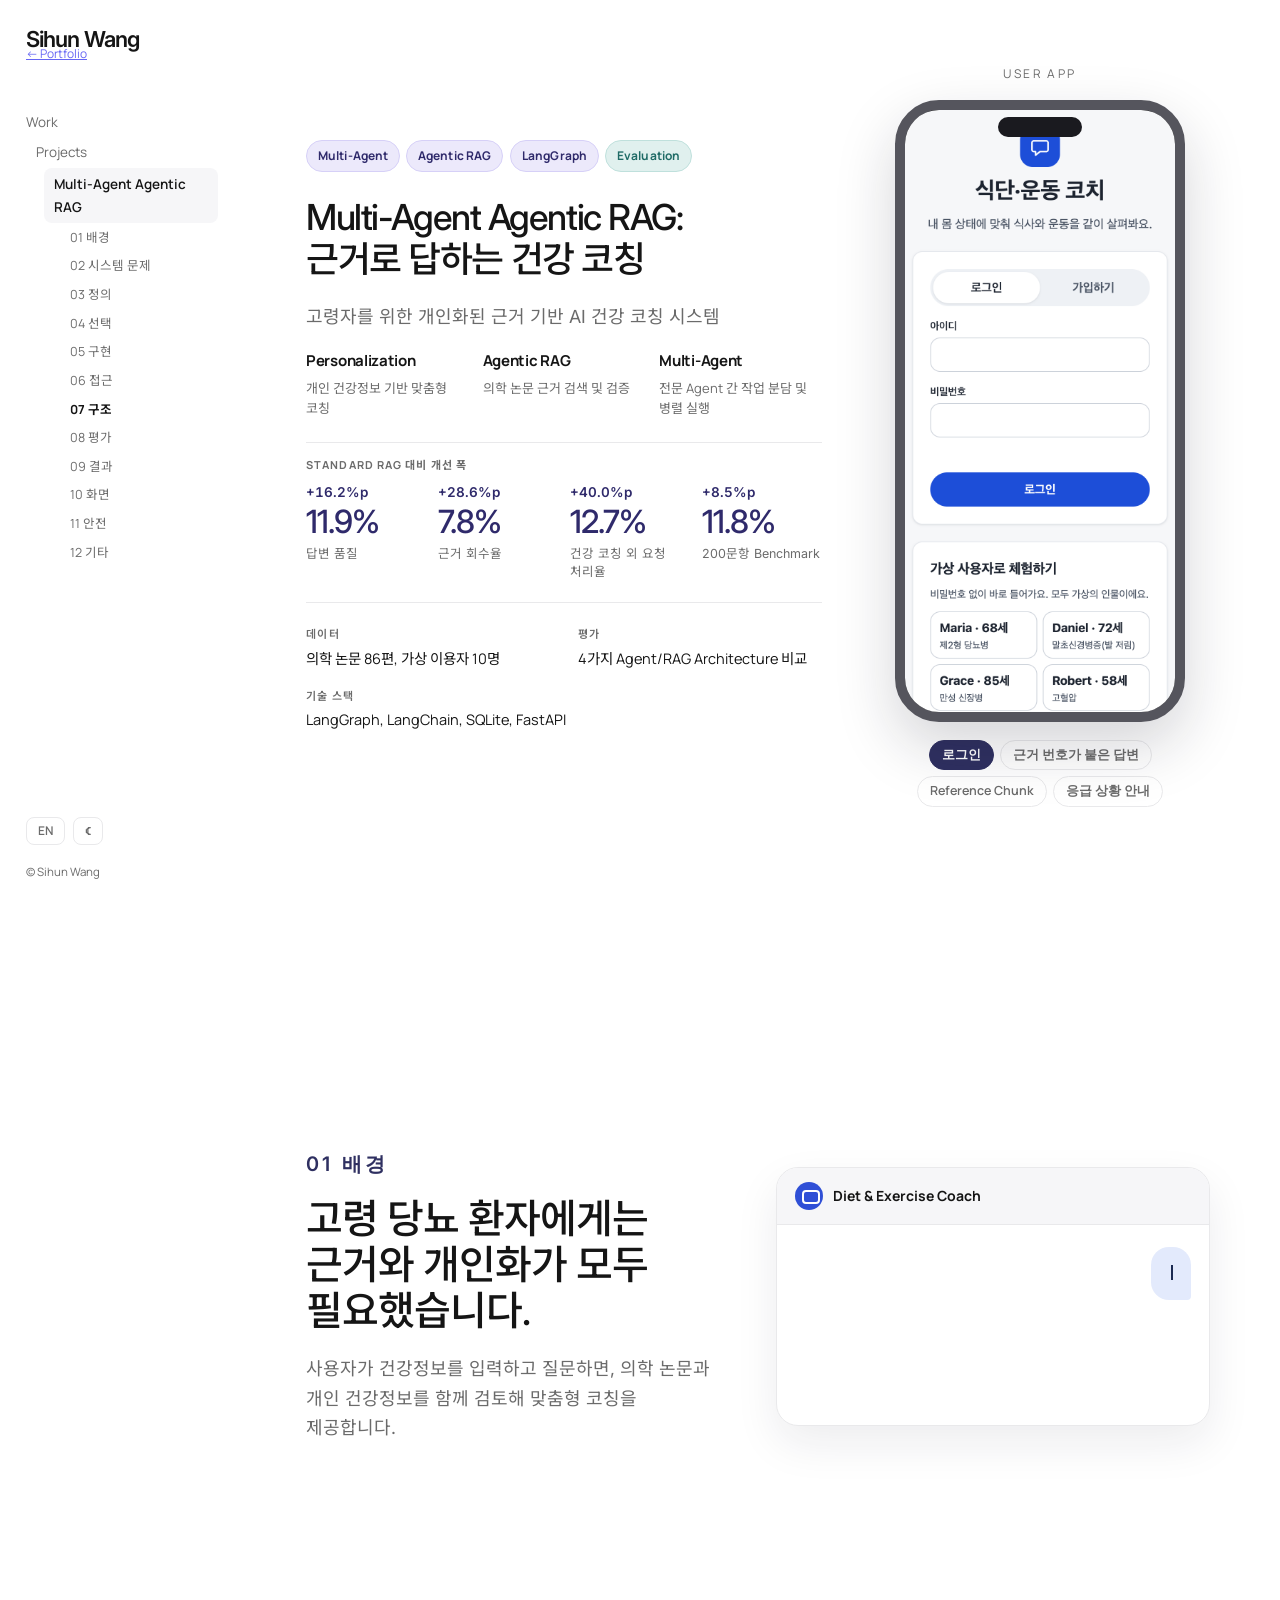
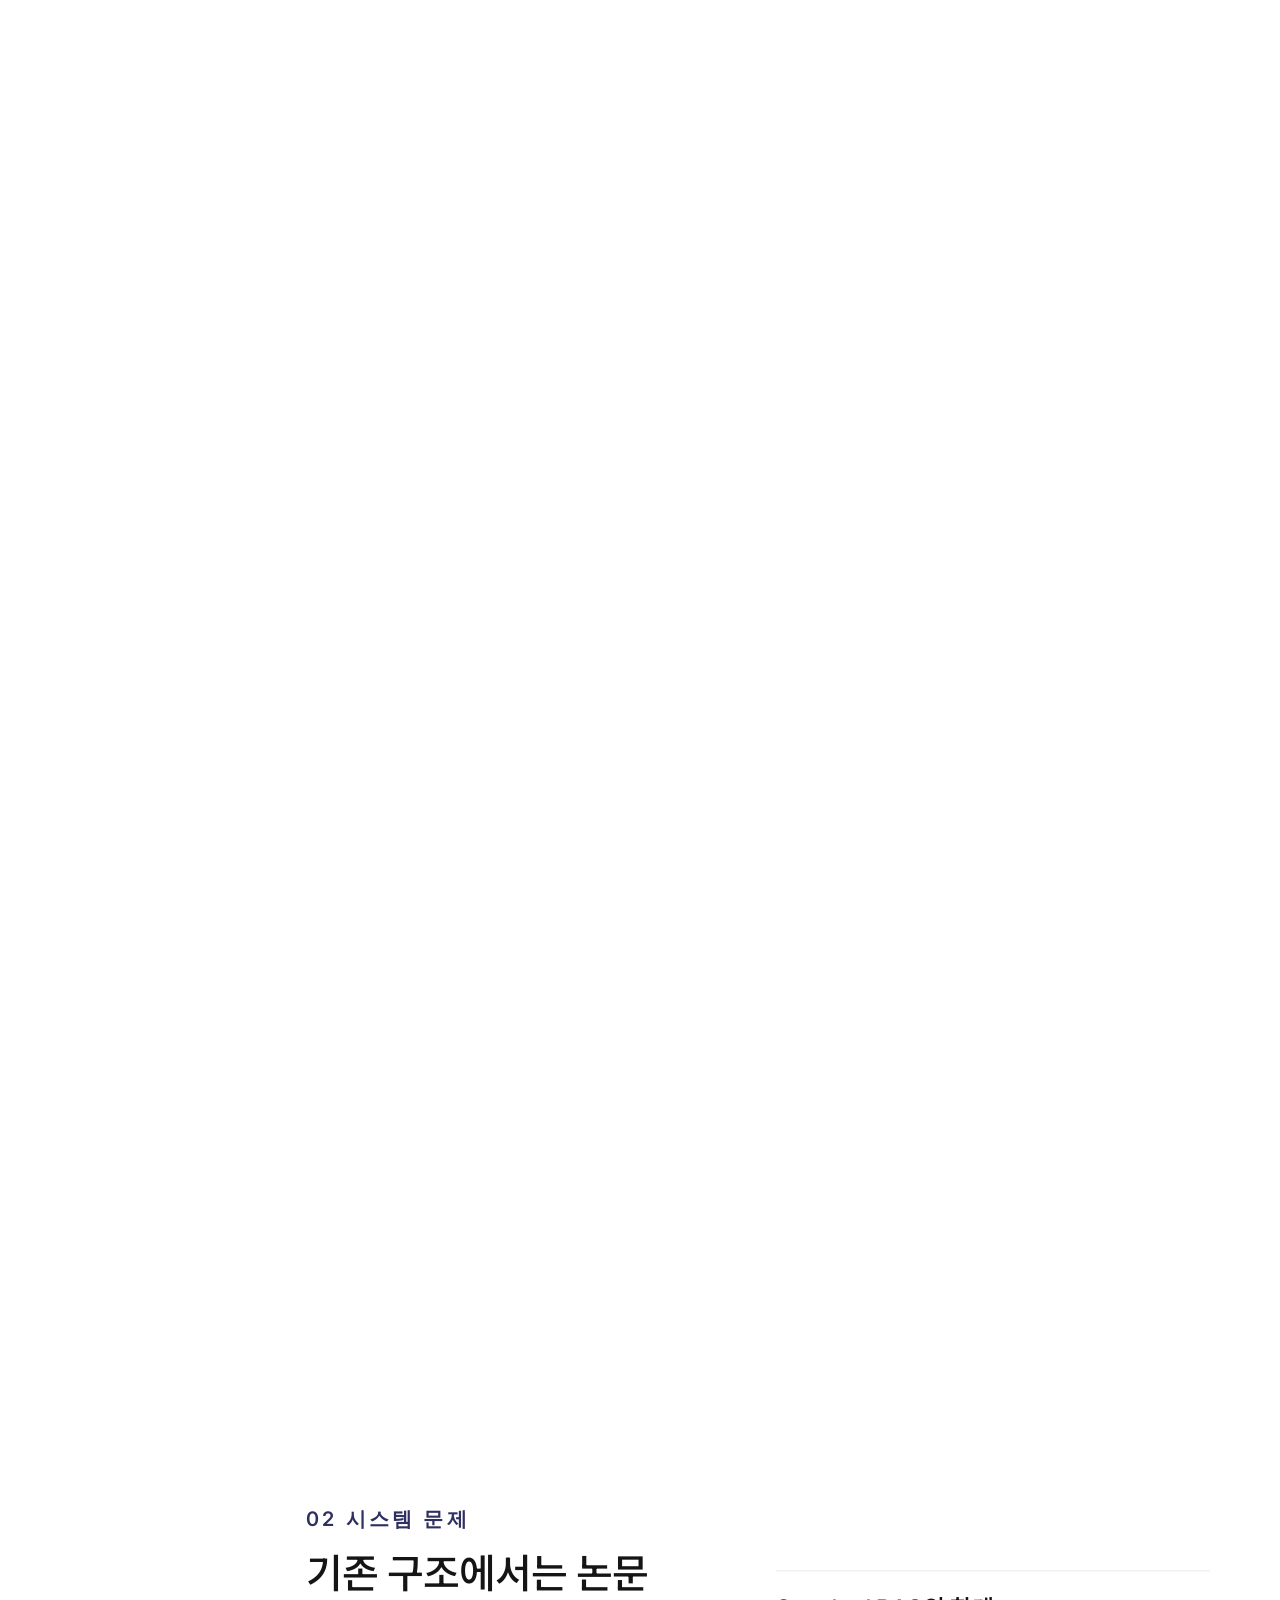
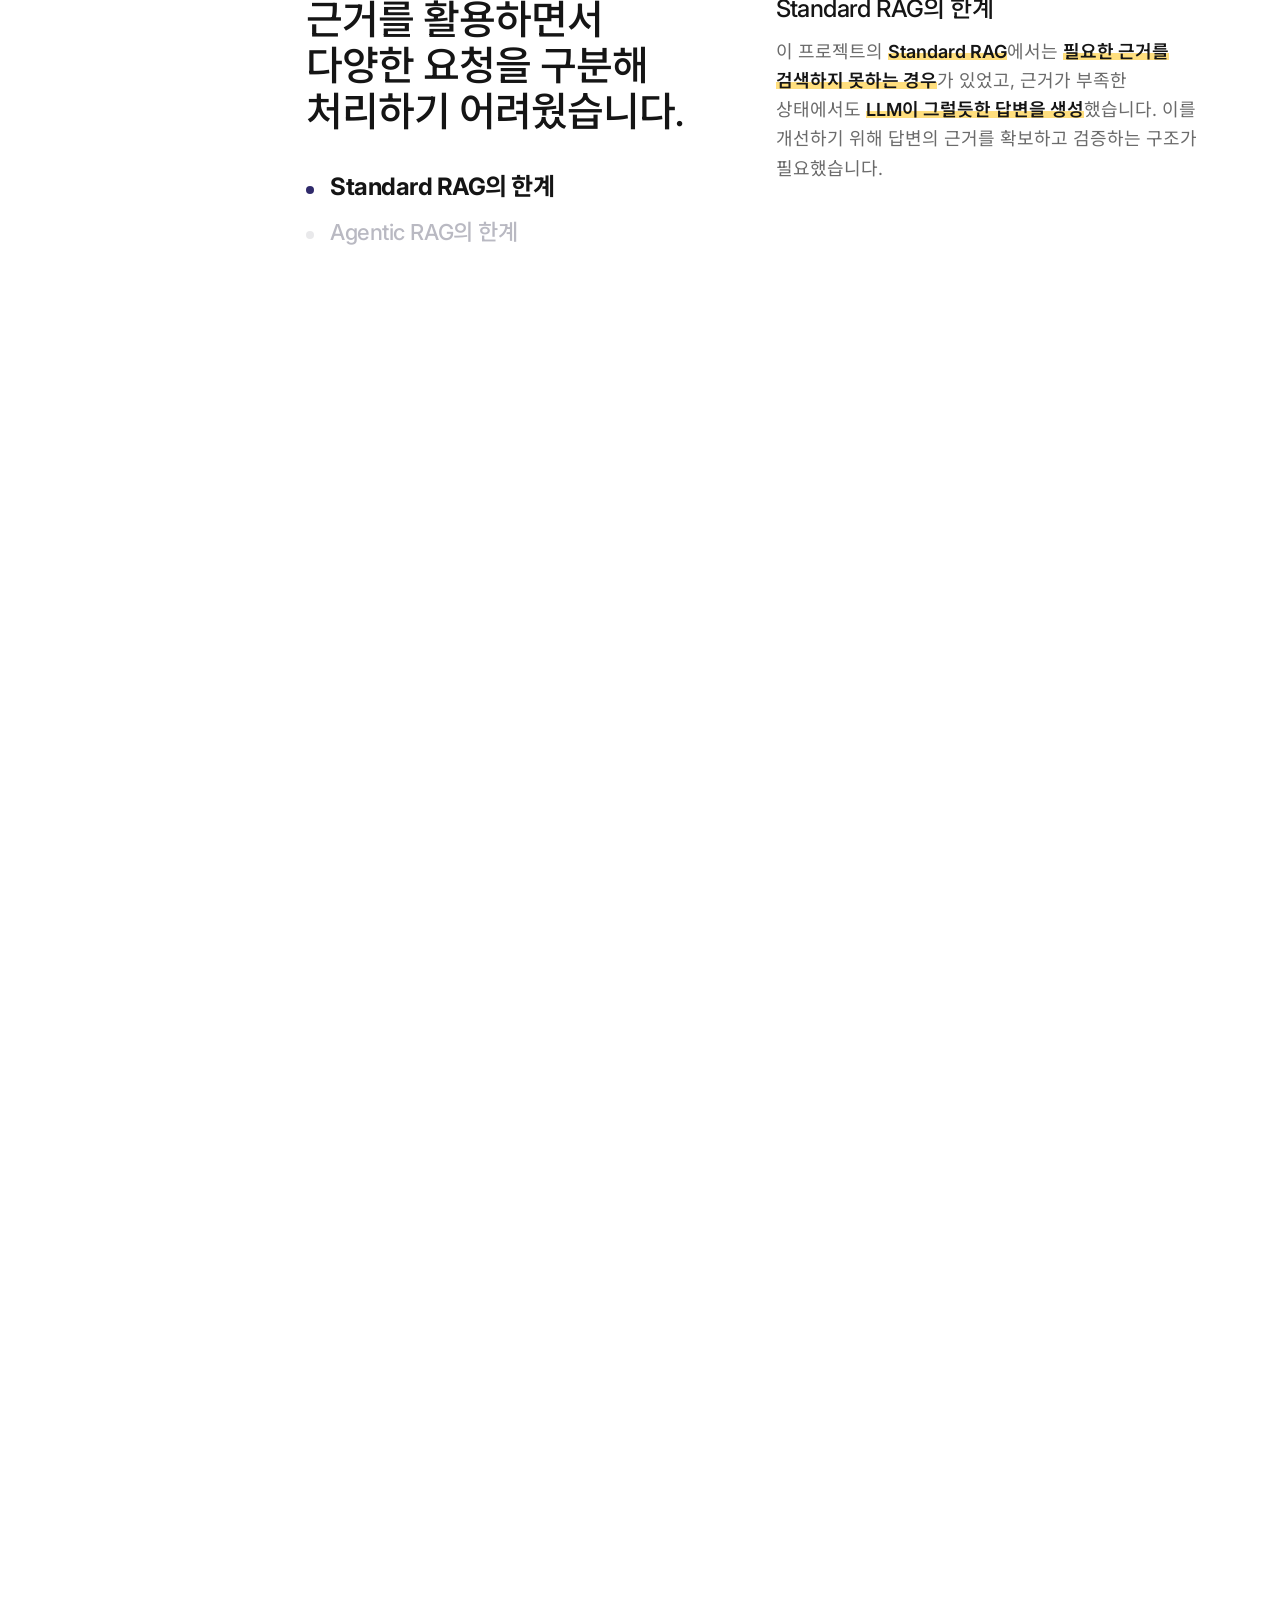
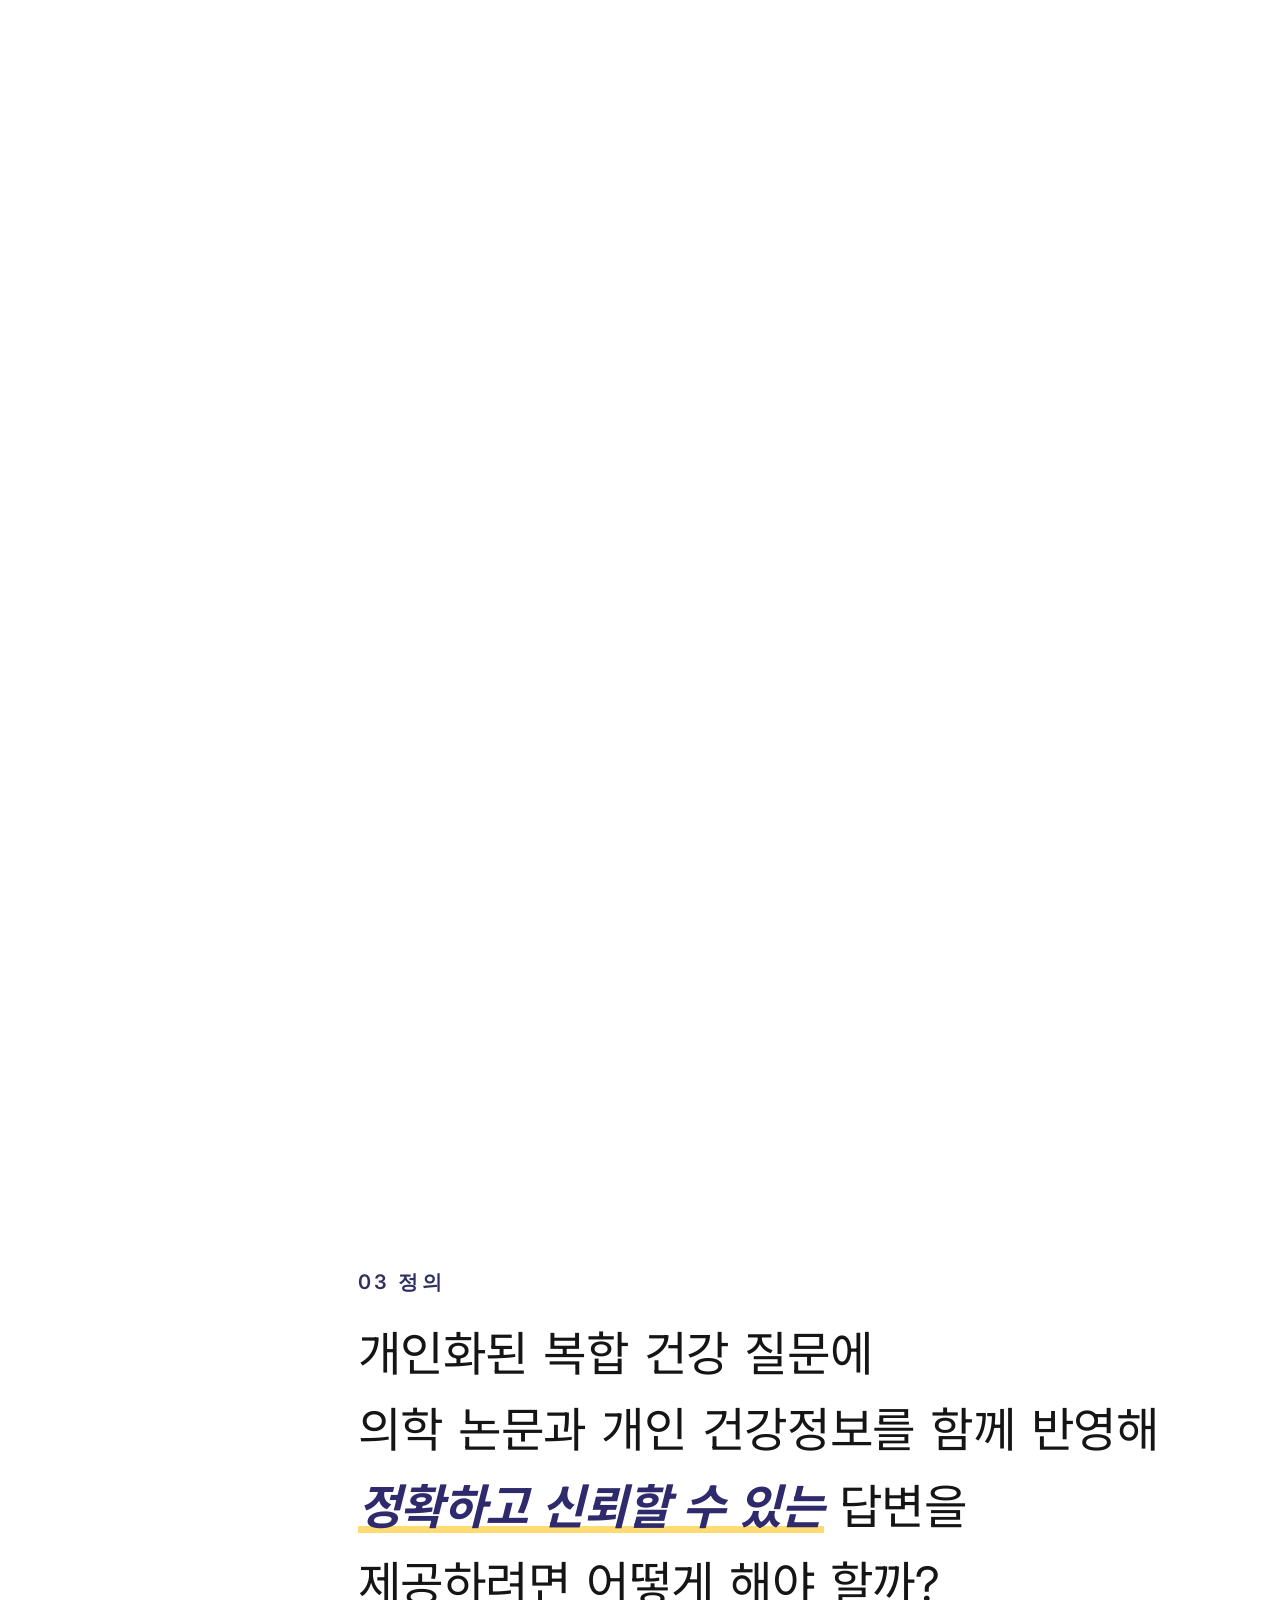
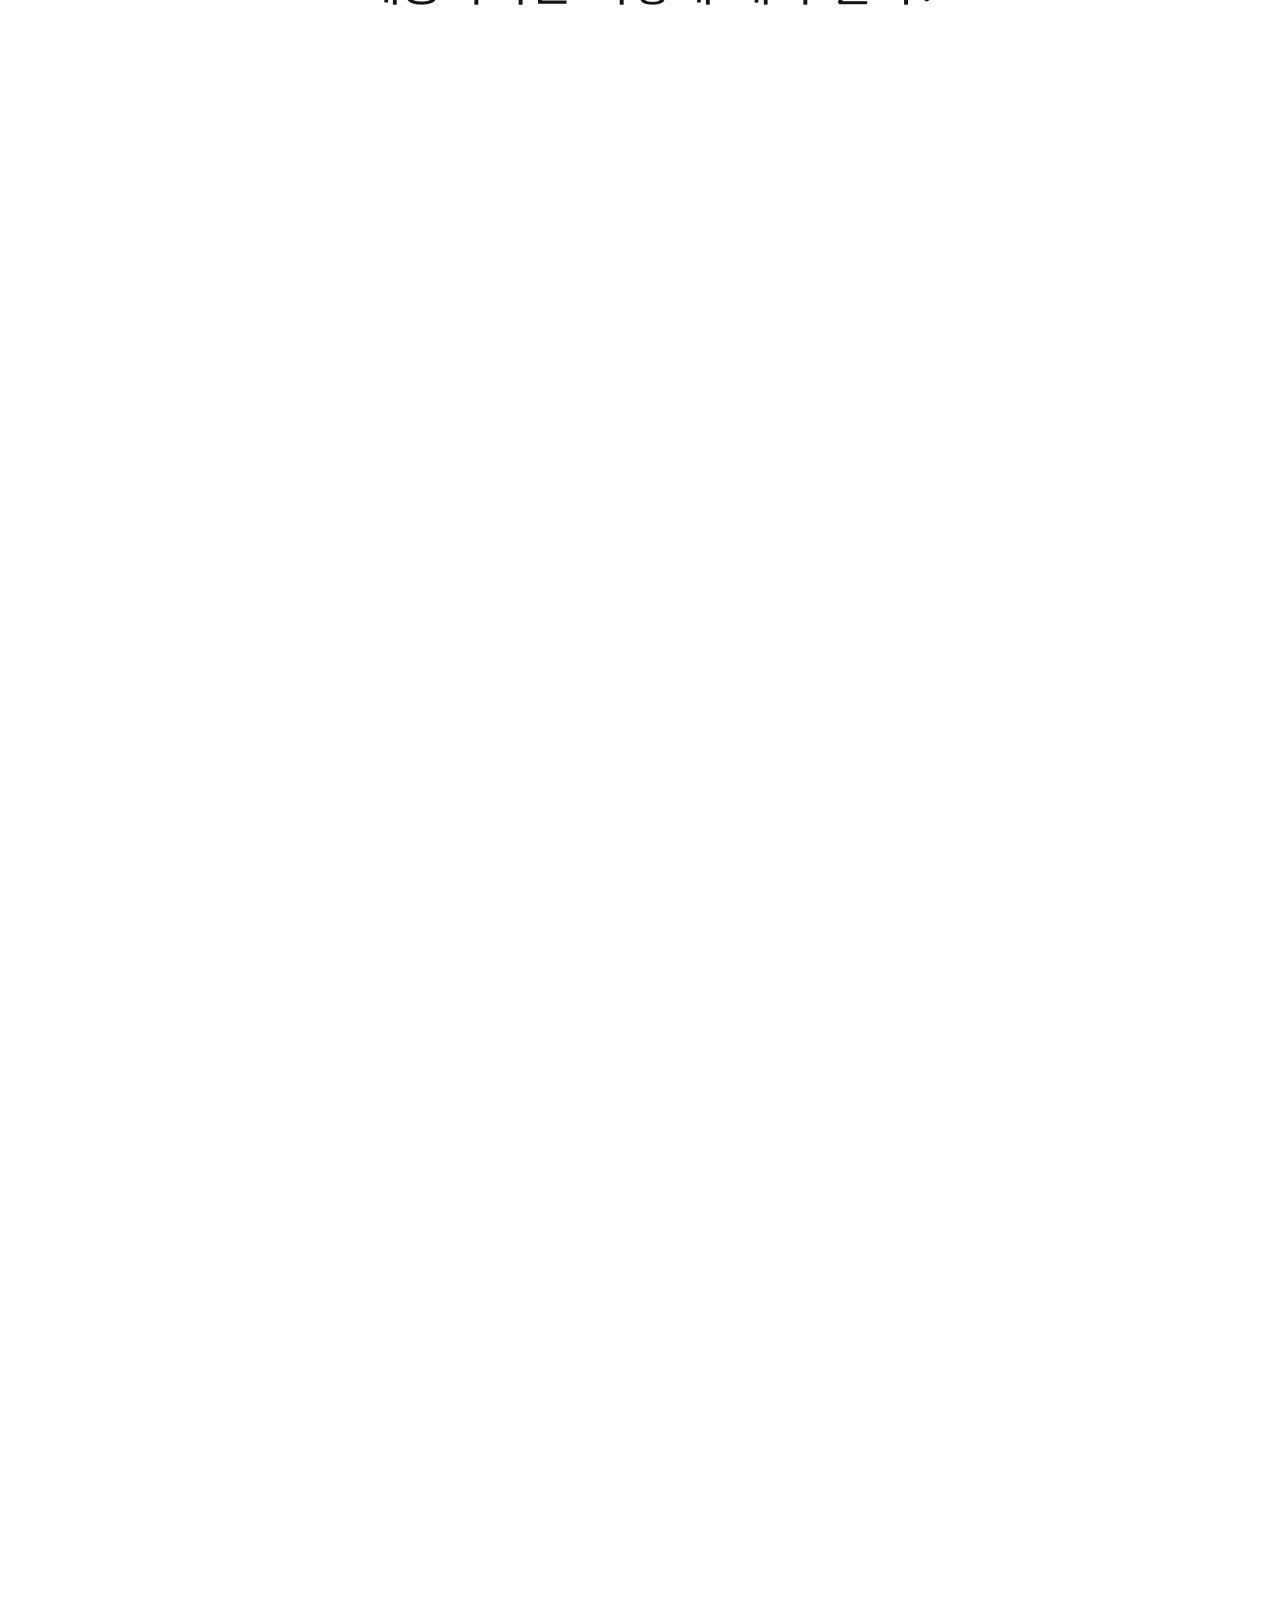
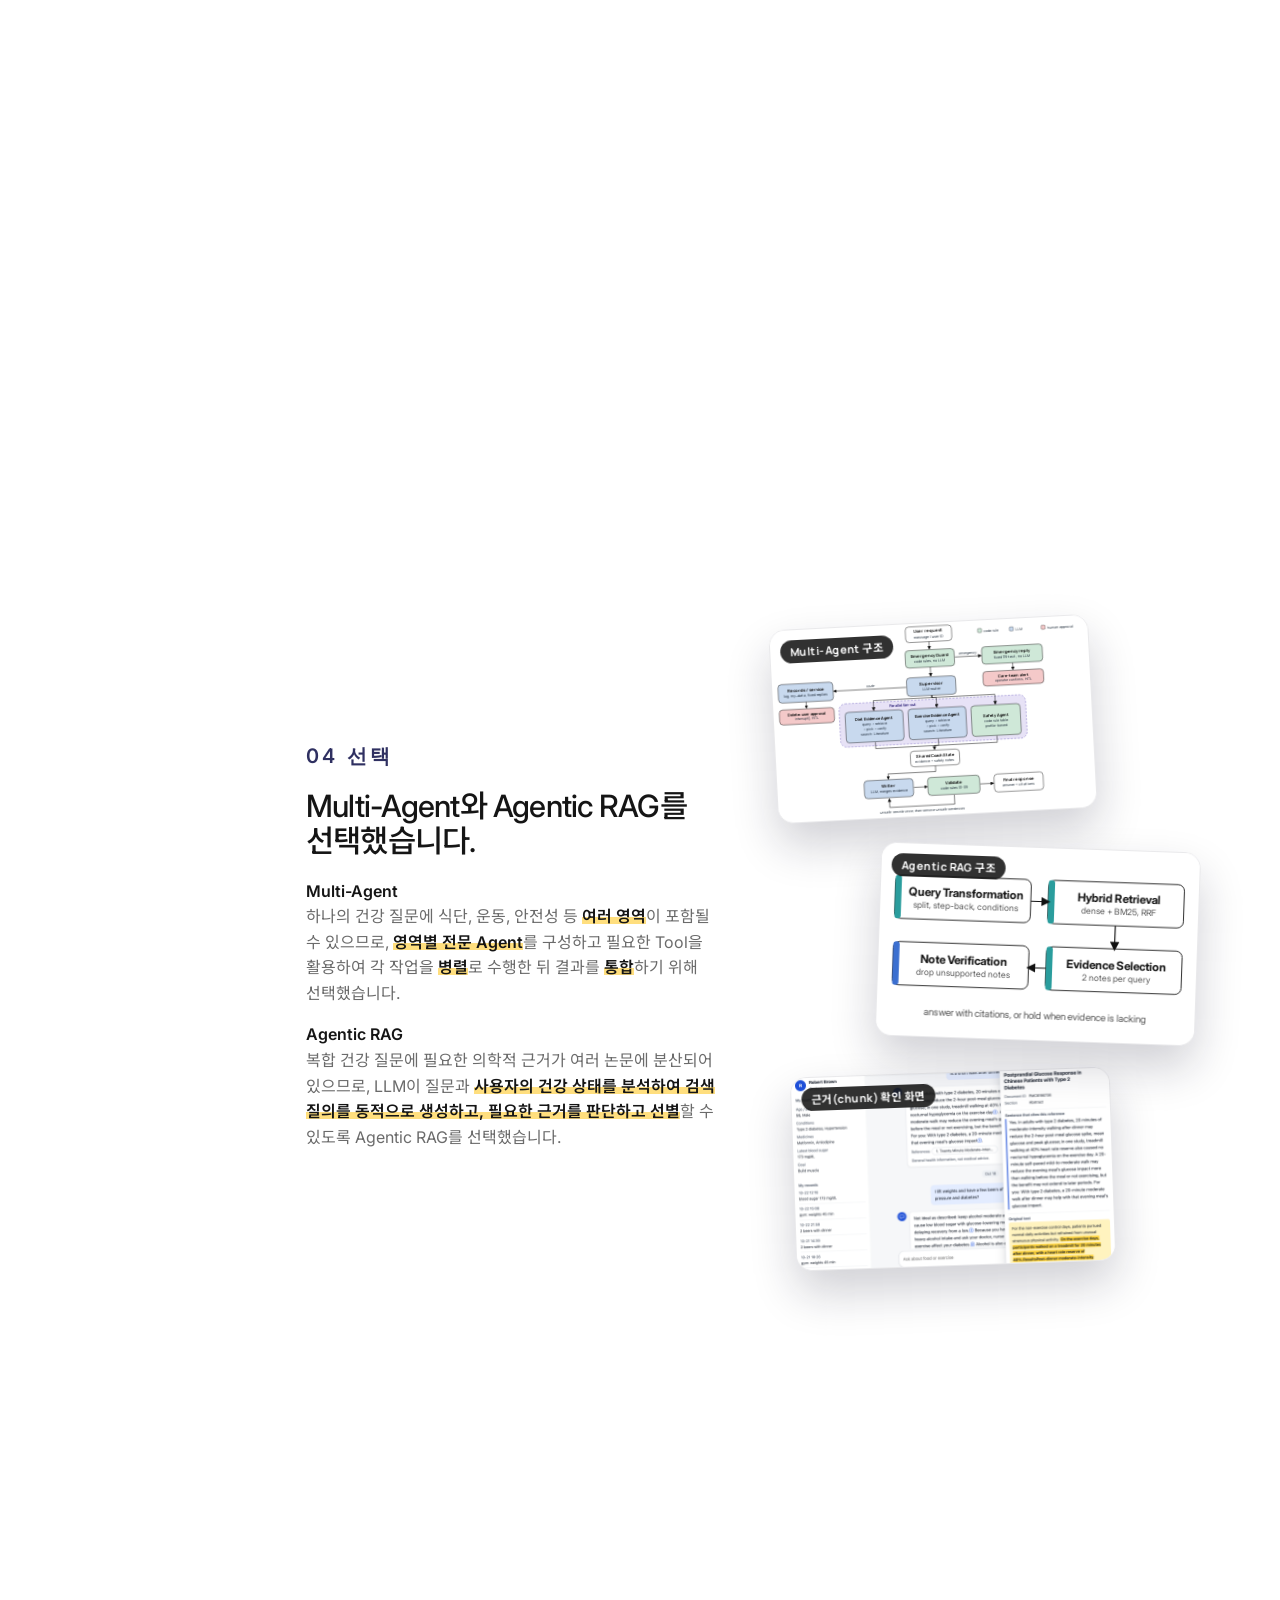
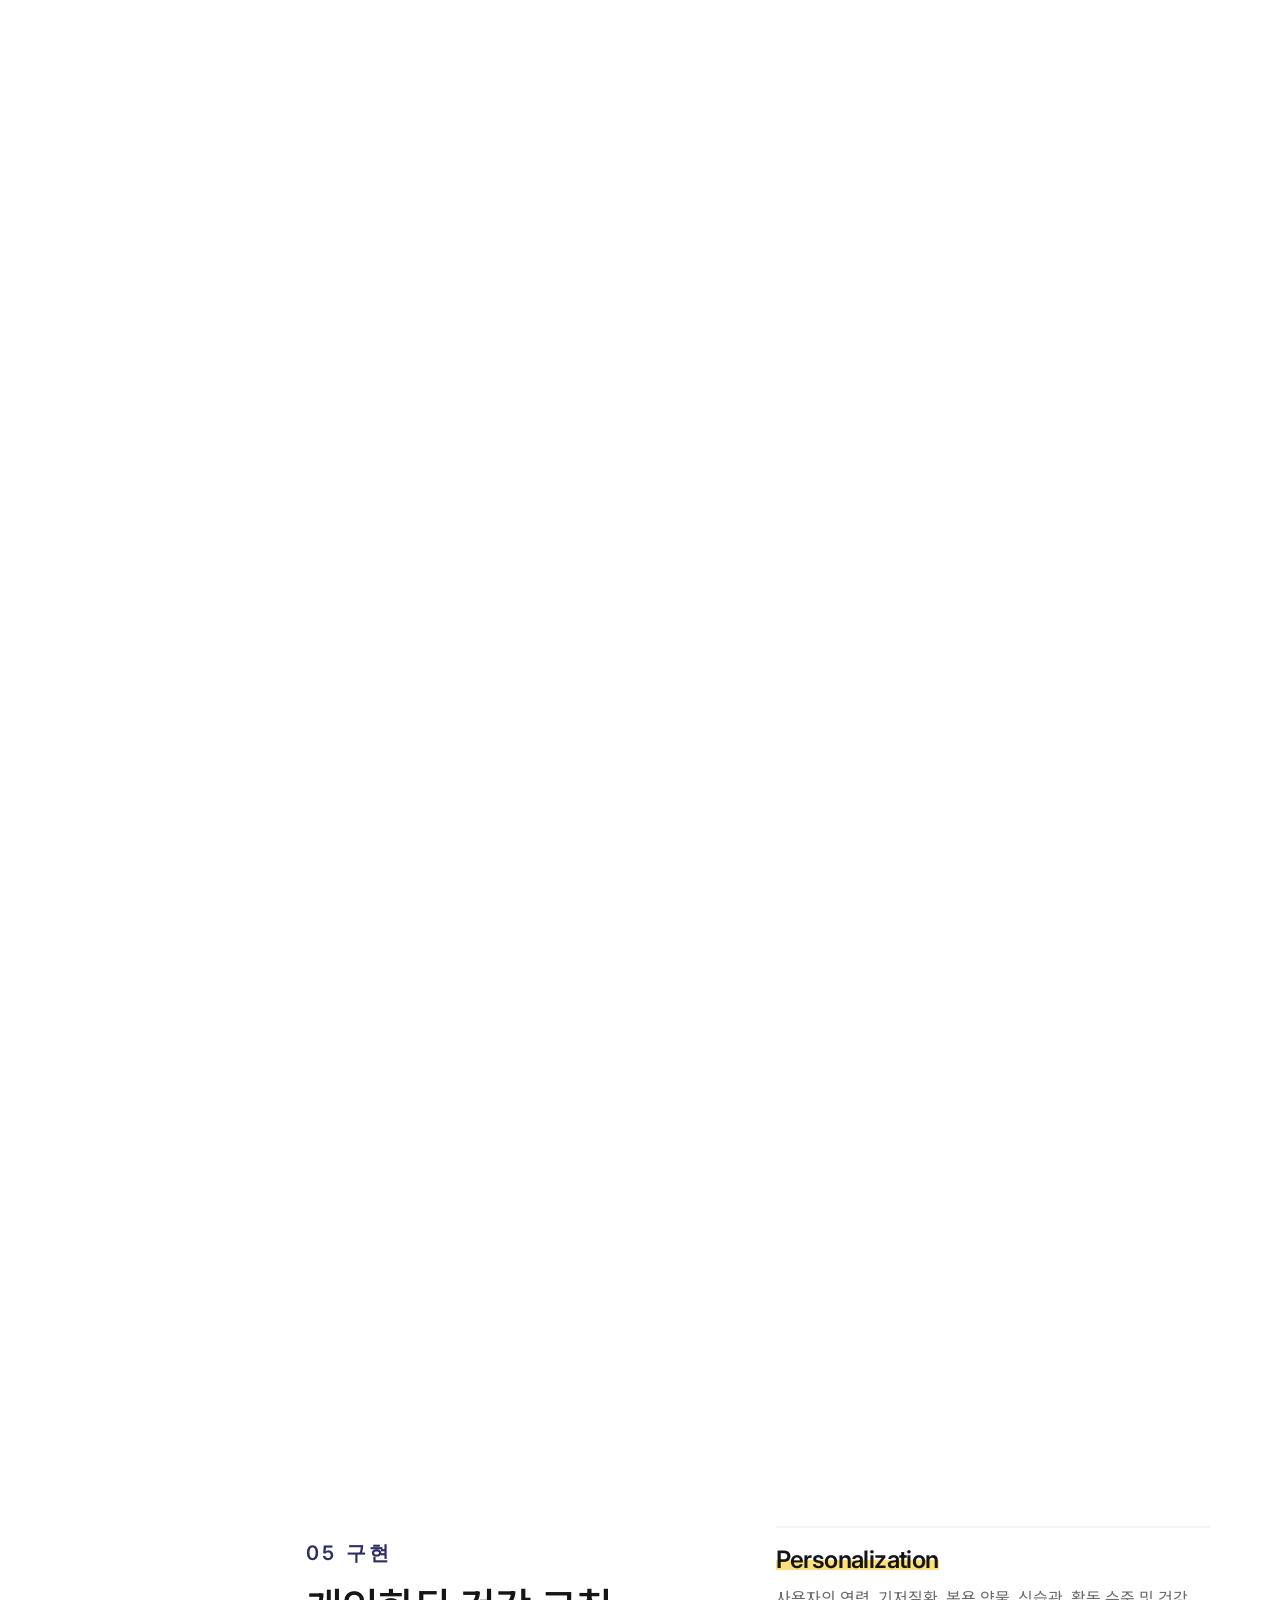
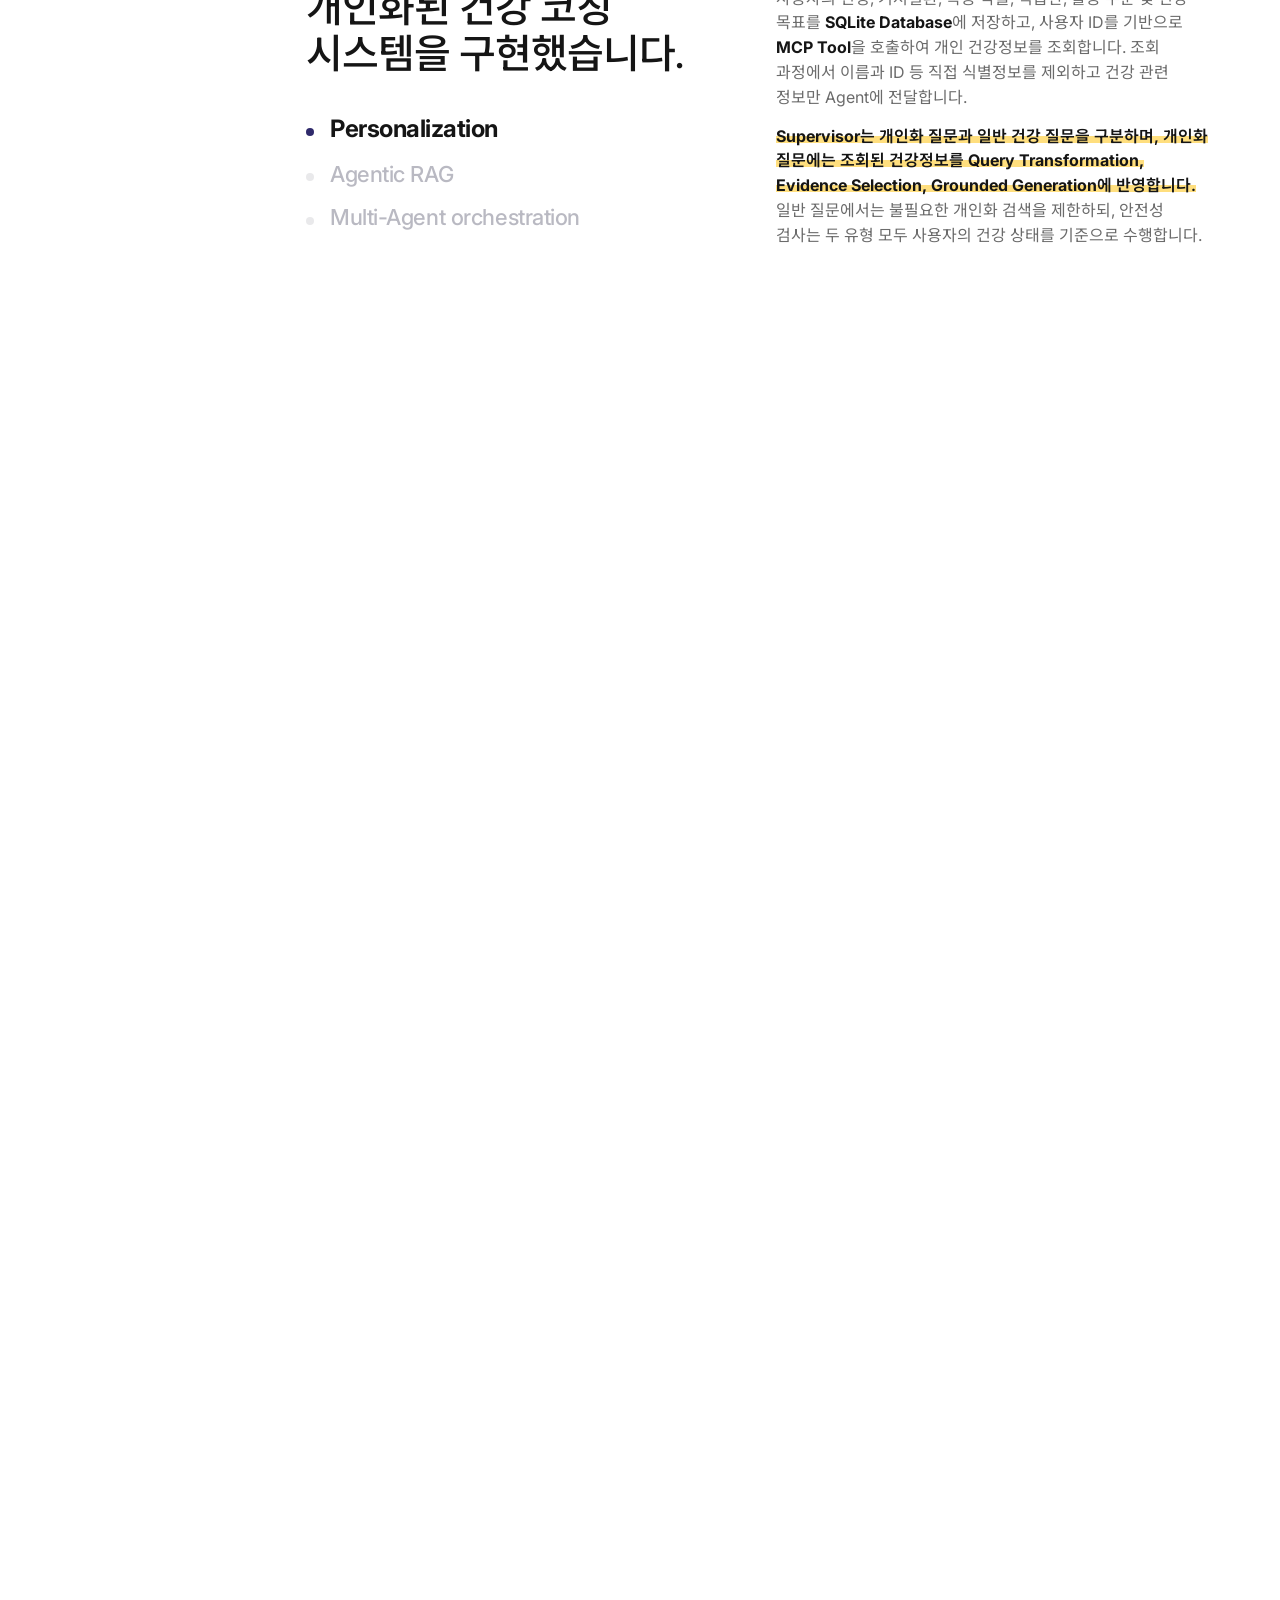
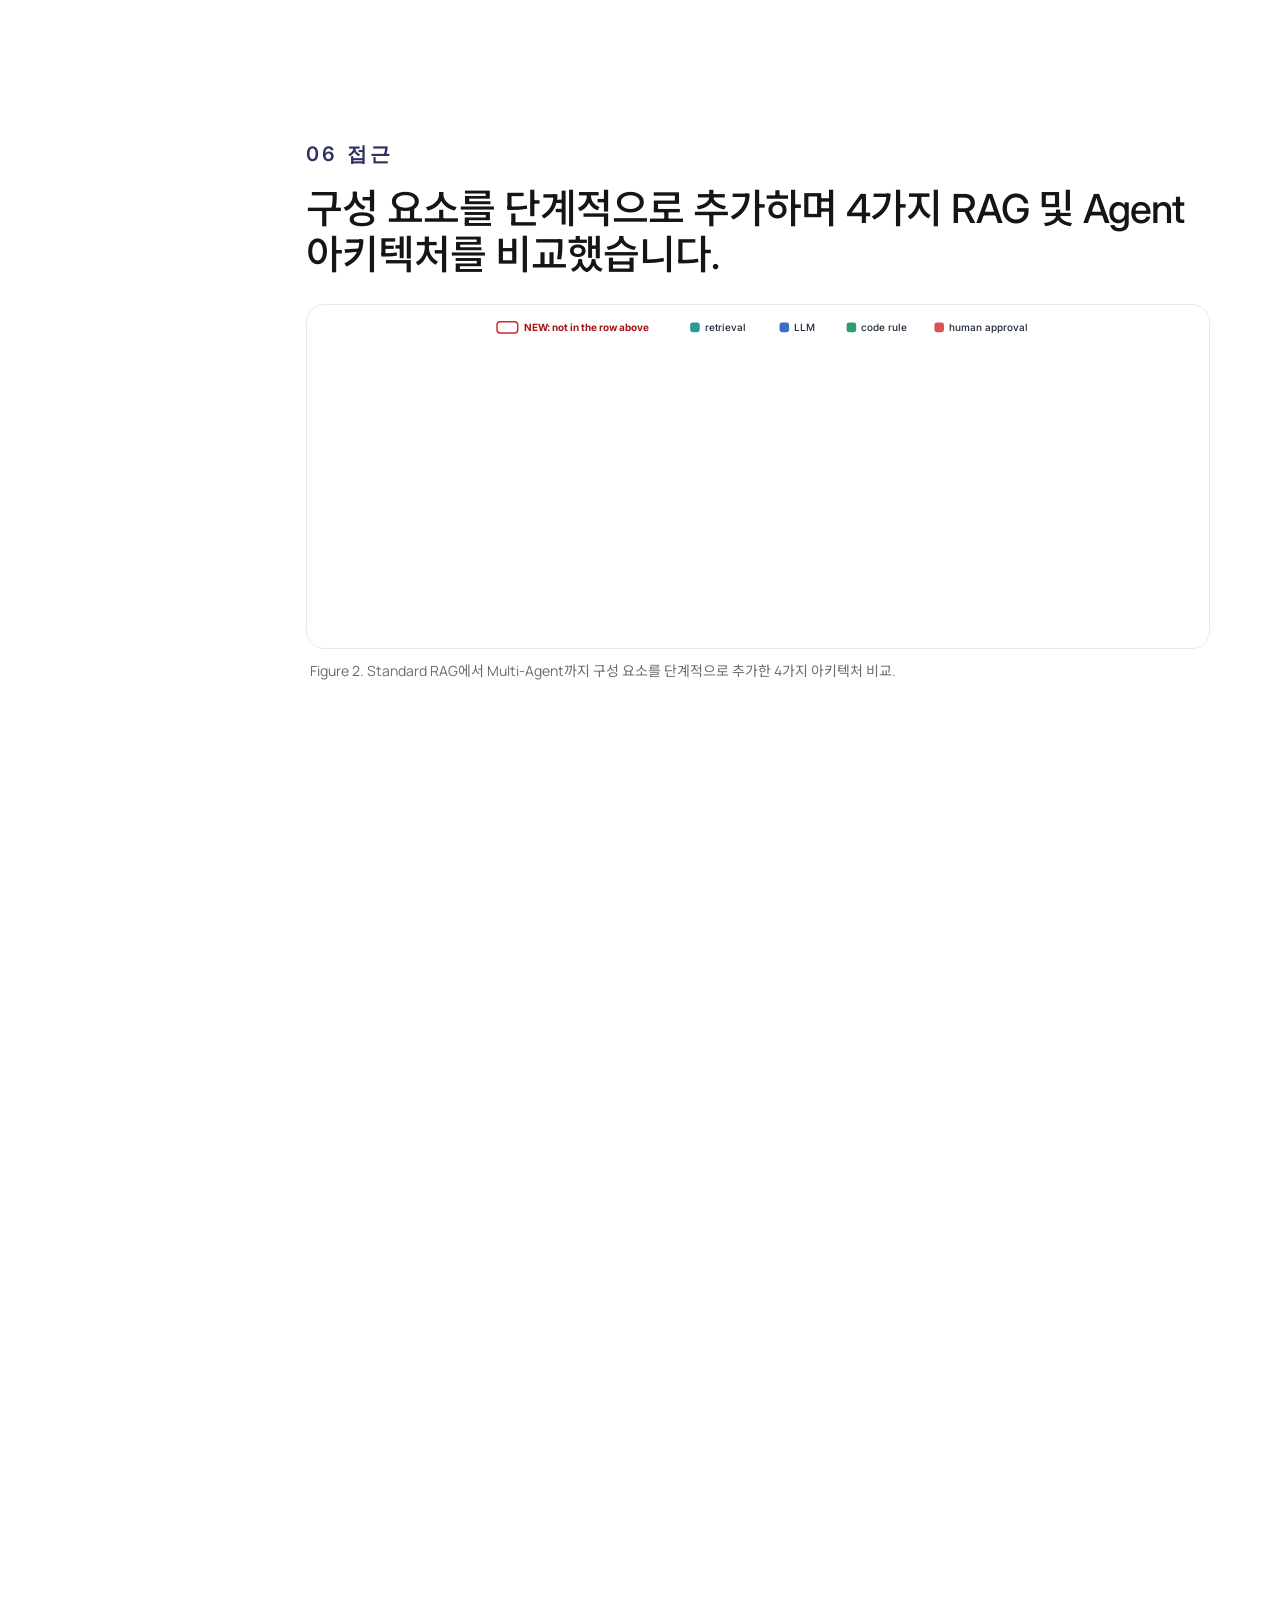
<file: health-agent/index.html>
<!doctype html>
<html lang="ko"><head><meta charset="utf-8"><meta name="viewport" content="width=device-width, initial-scale=1">
<title>Multi-Agent Agentic RAG: Health Coaching</title>
<meta name="description" content="A health coaching chatbot for older adults, built with Multi-Agent orchestration and Agentic RAG." />
<meta property="og:type" content="website" />
<meta property="og:url" content="https://sihunwang-skala.github.io/sihunwang-portfolio/health-agent/" />
<meta property="og:title" content="Multi-Agent Agentic RAG | Sihun Wang" />
<meta property="og:description" content="Health coaching backed by medical evidence. Explore the architecture, evaluation, and user experience." />
<meta property="og:image" content="https://sihunwang-skala.github.io/sihunwang-portfolio/assets/health-agent-evidence-preview.png" />
<meta property="og:image:width" content="1200" />
<meta property="og:image:height" content="630" />
<meta name="twitter:card" content="summary_large_image" />
<link rel="preconnect" href="https://fonts.googleapis.com"><link rel="preconnect" href="https://fonts.gstatic.com" crossorigin>
<link href="https://fonts.googleapis.com/css2?family=Inter:wght@400;500;600;700&family=Manrope:wght@400;500;600;700&family=Noto+Sans+KR:wght@400;500;700&display=swap" rel="stylesheet">
<style>
:root{--ink:#1a1f26;--mute:#3b4554;--line:#e4e8ee;--bg:#fff;--soft:#f5f7fa;--navy:#12315c;--blue:#2f63b5;--grey:#a9b6c7;--red:#c0392b;--teal:#8fb4b7}
*{box-sizing:border-box}html{scroll-behavior:smooth}
body{margin:0;background:var(--bg);color:var(--ink);font:16.5px/1.7 Inter,"Noto Sans KR",-apple-system,"Apple SD Gothic Neo",sans-serif;-webkit-font-smoothing:antialiased;word-break:keep-all;overflow-wrap:break-word}
.wrap{max-width:1040px;margin:0 auto;padding:0 22px}
nav{position:sticky;top:0;z-index:5;background:#fff;border-bottom:1px solid var(--line)}
nav .wrap{display:flex;gap:24px;align-items:center;height:50px;overflow-x:auto;white-space:nowrap}
nav b{margin-right:auto;font-weight:700}nav a{color:var(--mute);text-decoration:none;font-size:14px;font-weight:500}nav a:hover{color:var(--navy)}nav a.ext{color:var(--navy);font-weight:700}
.hero{text-align:center;padding:56px 0 20px}
h1{font-size:clamp(28px,4.6vw,46px);line-height:1.22;font-weight:800;letter-spacing:-.02em;margin:0 auto 14px;max-width:900px}
h1 em{font-style:normal;color:var(--blue)}
.slogan{font-size:clamp(17px,2.2vw,22px);font-weight:600;color:var(--mute);margin:0 0 18px}
.auth{font-size:18px;margin:6px 0 2px}.aff{color:var(--mute);font-size:15px}
.btns{display:flex;gap:10px;justify-content:center;margin:20px 0 26px;flex-wrap:wrap}
.btn{background:#111a2b;color:#fff;text-decoration:none;font-weight:600;padding:9px 20px;border-radius:10px;font-size:15px}.btn:hover{background:var(--blue)}
.tldr{font-size:19px;max-width:880px;margin:0 auto 26px}.tldr b{font-weight:800}
.kpis{display:grid;grid-template-columns:repeat(4,1fr);gap:12px;margin:8px 0 6px;text-align:left}
.kpi{background:var(--soft);border:1px solid var(--line);border-radius:14px;padding:14px 16px}
.kpi b{display:block;font-size:30px;line-height:1.1;color:#d62828;font-weight:800}.rd{color:var(--navy);font-weight:800}
.chips{display:flex;flex-wrap:wrap;gap:8px;margin-top:16px}.chips span{background:#e8f0fb;border:1.5px solid #7fa8dc;color:#12315c;font-weight:600;font-size:13.5px;padding:4px 12px;border-radius:99px}
.hl{background:linear-gradient(transparent 55%,#ffe27a 55%);font-weight:700;color:inherit;padding:0 1px}
.kpi .na{font-style:normal;color:#6a7685}
.kpi .d{font-style:normal;font-weight:800;color:var(--navy)}
.kpi .kl{display:block;font-size:15.5px;font-weight:800;color:#0f2238;margin:2px 0 6px;line-height:1.35}
.kpi span{font-size:13px;color:var(--mute);line-height:1.4;display:block;margin-top:4px}
section{padding:44px 0;border-top:1px solid var(--line)}
.num{font-size:12.5px;font-weight:700;color:var(--blue);letter-spacing:.1em}
h2{font-size:clamp(24px,3.2vw,32px);margin:2px 0 8px;letter-spacing:-.015em;font-weight:800}
.sub{color:var(--mute);margin:0 0 22px}
.cards{display:grid;grid-template-columns:repeat(auto-fit,minmax(250px,1fr));gap:14px}
.card{background:var(--soft);border:1px solid var(--line);border-radius:14px;padding:18px 20px}.card h3{margin:0 0 6px;font-size:16.5px}.card p{margin:0;color:var(--mute);font-size:15px}
.card.bad{border-top:4px solid var(--navy)}.card.good{border-top:4px solid var(--navy)}
.fig{margin:0 0 18px}.fig .svgbox{overflow-x:auto;border:1px solid var(--line);border-radius:16px;padding:12px;background:#fff}.fig svg{display:block;width:100%;min-width:820px;height:auto;font-family:Inter,"Noto Sans KR",sans-serif}
.cap,.cap2{font-size:14px;color:var(--mute);margin:10px 4px 0}.cap b,.cap2 b{color:var(--ink)}
.pipe{display:flex;flex-wrap:wrap;gap:8px;align-items:stretch;margin:10px 0 0}
.pipe .s{flex:1 1 170px;background:#cfe0e1;border:1.5px solid #111;border-radius:12px;padding:10px 12px;font-size:14px;line-height:1.45}.pipe .s b{display:block;font-size:14.5px}.pipe .s small{color:#1c3235}
.pipe .s.p{background:#f0c8c8}.pipe .a{align-self:center;font-weight:700}
.grid6{display:grid;grid-template-columns:1fr 1fr;gap:16px}
.chart{background:#fff;border:1px solid var(--line);border-radius:16px;padding:18px 20px}
.chart h3{margin:0 0 2px;font-size:16.5px}.chart .q{color:#2c3644;font-size:13.5px;margin:0 0 12px;line-height:1.5}
.row{display:grid;grid-template-columns:178px 1fr;gap:10px;align-items:center;height:24px;margin:6px 0}.row .name{font-size:12.5px;line-height:1.25;white-space:nowrap}.row .name.n0{font-weight:700;color:#2b7a4b}.row .name.n1{font-weight:700;color:#6a5fb0}.row .name.n2{font-weight:700;color:#2a68ad}.row .name.n3{font-weight:800;color:#8a6200}
.row .name.final{font-weight:800;color:#8a6200}
.track{background:var(--soft);border-radius:5px;height:17px;overflow:hidden;display:flex;align-items:center}
.bar{height:100%;border-radius:5px;background:var(--grey);display:flex;align-items:center;justify-content:flex-end;padding-right:7px;font-size:11px;font-weight:700;color:#fff;min-width:40px}
.bar.c0{background:#7cc096}.bar.c1{background:#a597d9}.bar.c2{background:#7fa8dc}
.bar.final{background:#ffc928;color:#3b2c00}.bar.red{background:var(--red)}.ztxt{padding-left:8px;font-size:12.5px;font-weight:700;color:var(--navy)}
.row .name.final+.track .ztxt{color:#b81f1f;font-size:14px}
.gt{font-size:12.5px;font-weight:700;color:var(--mute);margin:12px 0 2px;letter-spacing:.02em}
.method{margin:12px 0 0;font-size:13px;line-height:1.55;color:#33414f;border-top:1px dashed var(--line);padding-top:10px}.method b{color:#12315c;margin-right:4px}
.note{margin:10px 0 0;font-size:13.5px;color:var(--mute);line-height:1.55}
.caveat{margin-top:16px;border:1px dashed var(--grey);border-radius:14px;padding:14px 18px;font-size:14px;color:var(--mute)}.caveat b{color:var(--ink)}
.grp{margin:30px 0 12px;font-size:17px;font-weight:700}.grp small{color:var(--mute);font-weight:400;margin-left:8px}
figure{margin:0}figure img{width:100%;display:block;border-radius:12px;border:1px solid var(--line)}figcaption{font-size:14px;color:var(--mute);margin-top:8px}figcaption b{color:var(--ink)}
.grid2{display:grid;grid-template-columns:1fr 1fr;gap:16px}.mob{display:grid;grid-template-columns:230px 1fr;gap:20px;align-items:start}.mob img{max-width:230px}
.tbl{width:100%;border-collapse:collapse;border:1px solid var(--line);font-size:12px;line-height:1.5}.tbl td,.tbl th{padding:6px 12px;border-bottom:1px solid var(--line);text-align:left;vertical-align:top}.tbl th{width:170px;color:var(--mute);font-weight:600;background:var(--soft)}.tbl tr:last-child td,.tbl tr:last-child th{border-bottom:0}.tbl a{color:var(--blue)}
.tiles{display:grid;grid-template-columns:repeat(2,1fr);gap:22px}
.tile{margin:0;position:relative}.tile.key .shot{border:3px solid #ffc928;box-shadow:0 6px 20px rgba(255,201,40,.35)}.shot{display:block;width:100%;padding:0;border:1px solid var(--line);border-radius:12px;background:#fff;cursor:zoom-in;overflow:hidden;transition:box-shadow .15s,transform .15s}
.shot:hover{box-shadow:0 8px 24px rgba(18,49,92,.18);transform:translateY(-2px)}
.tiles .shot img{width:100%;aspect-ratio:16/10;object-fit:cover;object-position:top left;border:0;border-radius:0}
.tile figcaption,.details figcaption{font-size:13px;line-height:1.55}.tile figcaption b,.details figcaption b{font-size:17px;line-height:1.4}
.tg{display:inline-block;font-size:11px;font-weight:700;padding:1px 8px;border-radius:99px;margin-right:6px;color:#fff;vertical-align:1px}.tg.u{background:#12315c}.tg.c{background:#2f7d7a}
.details{display:grid;grid-template-columns:repeat(2,1fr);gap:18px;align-items:start}.details .shot img{width:100%;border:0;border-radius:0}.phone .shot{width:auto;display:block;margin:0 auto}.phone .shot img{width:auto;height:240px;display:block;margin:0 auto}.phone figcaption{text-align:left}
.steps{margin-top:6px}.steps th{width:auto;background:var(--soft)}.steps td small{color:var(--mute)}
.hot{cursor:pointer}.hot:hover rect{stroke:#d62828;stroke-width:2.6}.hot.sel rect{stroke:#d62828;stroke-width:3.4}.detail{border:1px dashed #b6c0cd;border-radius:12px;padding:14px 18px;margin:0 0 22px;font-size:14.5px;line-height:1.65;color:#2c3644}.detail.on{border:1.5px solid #d62828;background:#fff8f8}.detail p{margin:6px 0 0}.detail ul{margin:8px 0 0;padding-left:20px}.detail li{margin:3px 0}.detail b{color:#12315c}
.toggles{margin:6px 0 22px}.toggles details{border:1px solid var(--line);border-radius:12px;margin-bottom:8px;background:#fff}.toggles summary{cursor:pointer;padding:11px 16px;font-weight:700;font-size:15px;list-style:none;display:flex;justify-content:space-between;align-items:center}.toggles summary::-webkit-details-marker{display:none}.toggles summary::after{content:'+';color:#d62828;font-size:20px;font-weight:700}.toggles details[open] summary::after{content:'\2212'}.toggles details[open]{border-color:#d62828}.toggles p{margin:0;padding:0 16px 14px;font-size:14.5px;color:#2c3644;line-height:1.65}
.kw{list-style:none;margin:6px 0 0;padding:0}.kw li{font-size:14.5px;line-height:1.55;color:#2c3644;padding:4px 0 4px 14px;position:relative}.kw li::before{content:'';position:absolute;left:0;top:13px;width:6px;height:6px;border-radius:50%;background:#9aa6b4}.kw li.to{font-weight:600;color:#12315c}.kw li.to::before{content:'\2192';background:none;width:auto;height:auto;top:4px;left:-2px;font-weight:700;color:#d62828}.kw li.to{padding-left:18px}
.how{background:#f5f7fa;border:1px solid var(--line);border-radius:12px;padding:14px 16px;font-size:13.5px;line-height:1.55}.how p{margin:6px 0 0}.how span{color:var(--mute)}
.lb{position:fixed;inset:0;z-index:50;background:rgba(10,16,26,.88);display:flex;flex-direction:column;align-items:center;justify-content:center;padding:24px;cursor:zoom-out}.lb[hidden]{display:none}
.lb img{max-width:96vw;max-height:84vh;border-radius:8px;background:#fff;box-shadow:0 10px 40px rgba(0,0,0,.5)}.lb p{color:#fff;font-size:15px;margin:12px 0 0;text-align:center}.lbx{position:absolute;top:14px;right:20px;background:none;border:0;color:#fff;font-size:38px;cursor:pointer}
@media (max-width:980px){.details{grid-template-columns:1fr 1fr}}
@media (max-width:600px){.tiles,.details{grid-template-columns:1fr}}
footer{padding:28px 0 56px;color:var(--mute);font-size:14px;border-top:1px solid var(--line);text-align:center}
@media (max-width:820px){.kpis{grid-template-columns:1fr 1fr}.grid6,.grid2,.mob{grid-template-columns:1fr}.row{grid-template-columns:150px 1fr;gap:8px}.tbl th{width:100px}}

.fin{display:inline-block;margin-left:8px;vertical-align:2px;background:#ffc928;color:#3b2c00;font-size:11.5px;font-weight:800;padding:2px 9px;border-radius:99px;letter-spacing:.02em}
.grid6.one{grid-template-columns:1fr}details.allres{margin:18px 0 6px}details.allres summary{cursor:pointer;list-style:none;border:1.5px solid var(--line);border-radius:14px;padding:14px 56px 14px 20px;font-weight:800;font-size:16px;background:var(--soft);position:relative}details.allres summary::-webkit-details-marker{display:none}details.allres summary::after{content:"+";position:absolute;right:20px;top:50%;transform:translateY(-50%);font-size:24px;font-weight:600;color:var(--blue)}details.allres[open] summary::after{content:"−"}details.allres summary:hover{border-color:var(--blue)}details.allres summary small{display:block;font-weight:500;font-size:13px;color:var(--mute);margin-top:2px}details.allres[open] summary{margin-bottom:18px}
.note2{margin:10px 0 0;font-size:13.5px;color:var(--mute);line-height:1.55}.note2 b{color:var(--ink)}.chart.key{border:1px solid #ffc928}
nav{background:var(--bg)}nav b{margin-right:0}nav .sp{flex:1}.tb{font:inherit;font-size:15px;line-height:1;background:none;border:1px solid var(--line);color:var(--mute);border-radius:8px;padding:6px 10px;cursor:pointer}.tb:hover{color:var(--navy);border-color:var(--navy)}
html[data-theme=dark]{--ink:#e8ecf1;--mute:#b4bfcc;--line:#2b3441;--bg:#0f141b;--soft:#171e28;--navy:#a9c6f2;--blue:#7aa5e6;--grey:#4a5666;color-scheme:dark}
html[data-theme=dark] .chart,html[data-theme=dark] .toggles details{background:var(--soft)}
html[data-theme=dark] .kpi b{color:#ff7b7b}html[data-theme=dark] .kpi .kl{color:var(--ink)}
html[data-theme=dark] .row .name.n0{color:#6fd09a}html[data-theme=dark] .row .name.n1{color:#b9aef0}html[data-theme=dark] .row .name.n2{color:#8ab8ee}html[data-theme=dark] .row .name.n3,html[data-theme=dark] .row .name.final{color:#ffc928}
html[data-theme=dark] .row .name.final+.track .ztxt{color:#ff8a8a}
html[data-theme=dark] .chart .q,html[data-theme=dark] .method,html[data-theme=dark] .detail,html[data-theme=dark] .kw li{color:var(--mute)}html[data-theme=dark] .method b,html[data-theme=dark] .kw li.to{color:var(--navy)}
html[data-theme=dark] .detail.on{background:#2a1a1d}html[data-theme=dark] .hl{background:linear-gradient(transparent 55%,rgba(255,201,40,.45) 55%)}
html[data-theme=dark] .tg.u{background:#3d5f94}html[data-theme=dark] .card.bad,html[data-theme=dark] .card.good{border-top-color:var(--blue)}
html[data-theme=dark] .num{color:var(--blue)}html[data-theme=dark] h1 em{color:#7aa5e6}
html[data-theme=dark] .fig .svgbox{background:#f5f7fa}html[data-theme=dark] figure img{opacity:.93}


:root{--ink:#151515;--mute:#6b6b6b;--line:#e9e9eb;--bg:#fff;--soft:#f6f6f8;--navy:#2f2a6b;--blue:#3b46b0;--ac:#2f2a6b;--grey:#b9b9c2}
html[data-theme=dark]{--ink:#f0f0f2;--mute:#a4a4ad;--line:#2a2a31;--bg:#0f0f12;--soft:#17171c;--navy:#b7b3f2;--blue:#8f98f0;--ac:#b7b3f2;--grey:#4b4b55;color-scheme:dark}
body{font:400 16px/1.65 Manrope,"Noto Sans KR",-apple-system,"Apple SD Gothic Neo",sans-serif;background:var(--bg);color:var(--ink);word-break:keep-all}
.hero{text-align:left}
.col{max-width:1000px;margin:0 auto;padding:0 48px}
.side{position:fixed;left:0;top:0;bottom:0;width:236px;padding:28px 18px 18px 26px;display:flex;flex-direction:column;background:var(--bg);z-index:20;overflow-y:auto}
.logo{font:600 22px/1 Inter,sans-serif;letter-spacing:-.04em;color:var(--ink);text-decoration:none}
.tree{margin-top:34px;font-size:13.5px;display:flex;flex-direction:column;gap:2px}
.t0,.t1{color:var(--mute);padding:3px 0}.t1{padding-left:10px}
.t2{margin-left:18px;padding:5px 10px;border-radius:8px;color:var(--ink);text-decoration:none;font-weight:600;background:var(--soft)}
.t3{margin-left:34px;padding:3px 10px;color:var(--mute);text-decoration:none;font-size:12.5px;border-radius:6px;transition:color .2s}
.t3:hover{color:var(--ink)}.t3.on{color:var(--ink);font-weight:700}
.side-b{margin-top:auto;padding-top:20px;display:flex;flex-wrap:wrap;gap:8px;align-items:center}.cp{width:100%;font-size:11.5px;color:var(--mute);margin-top:10px}
.tb{font:600 12px/1 Manrope,sans-serif;background:none;border:1px solid var(--line);color:var(--mute);border-radius:8px;padding:7px 11px;cursor:pointer}.tb:hover{color:var(--ink);border-color:var(--ink)}
.topbar{display:none}
main{margin-left:236px}
.hero{padding:64px 0 40px;min-height:min(100vh,760px);display:flex;align-items:center}
.hero-grid{display:grid;grid-template-columns:minmax(0,1fr) 340px;gap:48px;align-items:center;width:100%}
.tags{display:flex;gap:6px;flex-wrap:wrap;margin-bottom:26px}.tags span{background:var(--soft);color:var(--ink);font-size:12px;font-weight:600;padding:5px 11px;border-radius:99px}
h1{font:500 clamp(28px,2.8vw,40px)/1.15 Inter,"Noto Sans KR",sans-serif;letter-spacing:-.04em;margin:0 0 22px;max-width:none;text-align:left}
.quote{font-size:20px;font-style:italic;font-weight:500;color:var(--ink);margin:0 0 24px;max-width:none;white-space:nowrap;overflow:hidden}
.lead{font:400 19px/1.65 Inter,"Noto Sans KR",sans-serif;color:var(--mute);max-width:720px;margin:0 0 22px}.lead b{color:var(--ink);font-weight:600}
.meta{display:grid;grid-template-columns:repeat(2,minmax(0,1fr));gap:18px 28px;border-top:1px solid var(--line);margin-top:34px;padding-top:22px;max-width:600px}
.meta .k{font-size:11px;letter-spacing:.12em;color:var(--mute);font-weight:600;margin-bottom:4px}.meta .v{font-size:14.5px;line-height:1.5}
.ext-link{display:inline-block;margin-top:28px;color:var(--ink);font-weight:600;font-size:14.5px;text-decoration:none;border-bottom:1px solid var(--ink)}
.ph-wrap{text-align:center}.ph-lb{font-size:12px;letter-spacing:.2em;color:var(--mute);margin-bottom:16px}
.ph{position:relative;width:268px;margin:0 auto;border:9px solid #55555d;border-radius:40px;background:#000;overflow:hidden;box-shadow:0 24px 60px rgba(20,20,40,.18)}
.ph img{display:block;width:100%;aspect-ratio:9/18.2;object-fit:cover;object-position:top;border:0;border-radius:0}
.track .bv{white-space:nowrap}
.ph{width:290px;border-width:10px;border-radius:44px;aspect-ratio:9/19.3}
.ph .pi{position:absolute;inset:0;width:100%;height:100%;aspect-ratio:auto;object-fit:cover;object-position:top;opacity:0;transform:translateY(14px);transition:opacity .5s,transform .5s;image-rendering:auto}
.ph .pi.on{opacity:1;transform:none}
.ph .pi.en{display:none}html[lang=en] .ph .pi.ko{display:none}html[lang=en] .ph .pi.en{display:block}
.ph-tabs{display:flex;justify-content:center;gap:6px;margin-top:18px;flex-wrap:wrap}
.ph-tabs button{font:600 12.5px/1 Manrope,Inter,sans-serif;border:1px solid var(--line);background:transparent;color:var(--mute);padding:8px 12px;border-radius:99px;cursor:pointer;transition:.2s}
.ph-tabs button:hover{color:var(--ink)}.ph-tabs button.on{background:#2f3061;border-color:#2f3061;color:#fff}
html[data-theme=dark] .ph-tabs button.on{background:#c9c5ff;border-color:#c9c5ff;color:#15152a}
.autobtn{position:fixed;right:22px;bottom:20px;z-index:60;font:600 12.5px/1 Manrope,Inter,sans-serif;padding:10px 15px;border-radius:99px;border:1px solid var(--line);background:var(--bg);color:var(--ink);box-shadow:0 6px 20px rgba(20,20,45,.14);cursor:pointer}.autobtn.off{color:var(--mute)}
@media (max-width:900px){.autobtn{right:12px;bottom:12px}}
/* responsive safety: nothing may push the page wider than the screen */
@media (max-width:1100px){.hero-grid{grid-template-columns:minmax(0,1fr)}.hero-l,.hero-grid>*{min-width:0}.tags{flex-wrap:wrap}}
.svgbox{max-width:100%;overflow-x:auto}
img,video{max-width:100%}
@media (max-width:520px){.ph-wrap{max-width:100%}.hero{padding:40px 0 28px}}
.ph-row{display:flex;justify-content:center;align-items:center}.ph-row .ph{margin:0;flex:none}.ph-row .mid{width:212px;z-index:2;border-width:8px;border-radius:34px}.ph-row .sm{width:176px;border-width:7px;border-radius:30px;opacity:.96}.ph-row .pl{margin-right:-26px;transform:rotate(-4deg)}.ph-row .pr{margin-left:-26px;transform:rotate(4deg)}.ph-row .ph img{aspect-ratio:9/19}
.notch{position:absolute;top:7px;left:50%;transform:translateX(-50%);width:84px;height:20px;border-radius:99px;background:#1a1a1f;z-index:2}
.cs{padding:104px 0 8px;border-top:0}.cs .col>*{max-width:none}
.eb{font:700 11.5px/1 Manrope,sans-serif;letter-spacing:.16em;color:var(--ac);margin-bottom:18px}
.cs h2{font:500 clamp(28px,3.4vw,40px)/1.18 Inter,"Noto Sans KR",sans-serif;letter-spacing:-.035em;margin:0 0 26px;max-width:800px}
.cs .lead{margin-bottom:28px}
.hmw{font:400 clamp(28px,3.6vw,44px)/1.3 Inter,"Noto Sans KR",sans-serif;letter-spacing:-.035em;color:var(--grey);max-width:820px;margin:0}.hmw em{color:var(--ink);font-style:italic;font-weight:700}
.define{padding:140px 0 70px}
.mts{display:grid;grid-template-columns:repeat(4,minmax(0,1fr));gap:20px;border-top:1px solid var(--line);padding-top:30px;margin-top:8px}
.mf{font-size:14px;color:var(--mute);height:20px}.mv{font:500 clamp(30px,3.6vw,44px)/1.15 Inter,sans-serif;letter-spacing:-.03em;color:var(--ac)}.ml{font-size:13.5px;color:var(--mute);margin-top:6px;line-height:1.45}
.cards{display:grid;grid-template-columns:repeat(auto-fit,minmax(260px,1fr));gap:16px}
.card{background:var(--soft);border:0;border-radius:18px;padding:24px 24px}.card h3{font:600 18px/1.35 Inter,"Noto Sans KR",sans-serif;letter-spacing:-.02em;margin:0 0 10px}.card p{font-size:15px;line-height:1.7;color:var(--mute)}
.card.bad,.card.good{border-top:0}
.chart{border-radius:18px;border:1px solid var(--line)}.chart.key{border:1px solid var(--line)}
.fig .svgbox{border-radius:18px;border-color:var(--line)}
.tbl{font-size:14px;border-radius:14px;border-collapse:separate;border:1px solid var(--line);overflow:hidden}.tbl th{width:180px}.tbl td,.tbl th{padding:14px 18px}
.tile.key .shot{border:1px solid #ffc928;box-shadow:none}
.rv{opacity:0;transform:translateY(18px);transition:opacity .8s ease,transform .8s ease}.rv.in{opacity:1;transform:none}

.hl{background:none;font-weight:600;color:var(--ink);padding:0}
.note>.hl,.note>span.hl{font-weight:500;color:var(--mute)}
.mk{background:linear-gradient(rgba(255,201,40,.62),rgba(255,201,40,.62)) no-repeat 0 50%/0% 66%;font-weight:700;color:var(--ink);padding:0 2px;-webkit-box-decoration-break:clone;box-decoration-break:clone;transition:background-size 1.1s cubic-bezier(.2,.7,.2,1) .5s}
.in .mk,.mk.on{background-size:100% 66%}
.note2{font-size:15px;line-height:1.75}.note2>b:first-child{display:block;font:500 clamp(18px,1.7vw,22px)/1.35 Inter,"Noto Sans KR",sans-serif;letter-spacing:-.025em;margin-bottom:8px;color:var(--ink)}
/* result charts in the case-study typography */
.chart{background:var(--soft);border:0;border-radius:22px;padding:30px 32px}.chart.key{background:var(--soft);border:0}
.chart h3{font:500 22px/1.3 Inter,"Noto Sans KR",sans-serif;letter-spacing:-.03em;margin:0 0 8px;display:flex;align-items:center;gap:10px;flex-wrap:wrap}
.fin{margin-left:0;vertical-align:0;background:#ffc928;color:#3b2c00;font:700 11px/1 Manrope,sans-serif;letter-spacing:.06em;padding:6px 11px}
.chart .q{font:400 14.5px/1.65 Inter,"Noto Sans KR",sans-serif;color:var(--mute);margin:0 0 22px}
.row{grid-template-columns:210px 1fr;height:30px;margin:8px 0;gap:14px}
.row .name,.row .name.n0,.row .name.n1,.row .name.n2,.row .name.n3,.row .name.final,html[data-theme=dark] .row .name.n0,html[data-theme=dark] .row .name.n1,html[data-theme=dark] .row .name.n2,html[data-theme=dark] .row .name.n3{font:500 13.5px/1.2 Manrope,sans-serif;color:var(--ink)!important}
.row .name.n3,.row .name.final{font-weight:700}
.row .name::before{content:"";display:inline-block;width:9px;height:9px;border-radius:50%;margin-right:10px;background:var(--grey)}
.row .name.n0::before{background:#7cc096}.row .name.n1::before{background:#a597d9}.row .name.n2::before{background:#7fa8dc}.row .name.n3::before{background:#ffc928}
.row .bar.c0,.row .bar.c1,.row .bar.c2,.row .name.n0::before,.row .name.n1::before,.row .name.n2::before{background:#c4c4cc}
html[data-theme=dark] .row .bar.c0,html[data-theme=dark] .row .bar.c1,html[data-theme=dark] .row .bar.c2,html[data-theme=dark] .row .name.n0::before,html[data-theme=dark] .row .name.n1::before,html[data-theme=dark] .row .name.n2::before{background:#5a5a66}
.row .bar.c3,.row .name.n3::before{background:#ffc928}
.track{height:10px;background:var(--line);border-radius:99px;overflow:visible;position:relative;display:flex;align-items:center}
.bar{height:10px;width:0;min-width:0;border-radius:99px;padding:0;font-size:0;transition:width 1.3s cubic-bezier(.2,.7,.2,1) .15s}
.in .bar,.chart.in .bar{width:var(--w)}
.bv{position:absolute;right:0;top:-24px;font:600 13px/1 Inter,sans-serif;color:var(--mute);font-variant-numeric:tabular-nums;display:none}
.track .bar+.bv{display:inline;position:static;margin-left:12px;font:600 13.5px/1 Inter,sans-serif;color:var(--ink)}
.row .bar.final+.bv{color:var(--ac);font-weight:700}
.chart{min-width:0}.grid6:not(.one)>.chart .row{grid-template-columns:1fr;height:auto;gap:7px;margin:14px 0}
.grid6:not(.one)>.chart .row .name{margin:0}
.gt{font:700 11.5px/1 Manrope,sans-serif;letter-spacing:.12em;color:var(--mute);text-transform:uppercase;margin:26px 0 10px}
.method{font:400 13.5px/1.65 Inter,"Noto Sans KR",sans-serif;color:var(--mute);border-top:1px solid var(--line);margin-top:20px;padding-top:16px}.method b{color:var(--ink);font-weight:600}
.note{font:400 14.5px/1.7 Inter,"Noto Sans KR",sans-serif;margin-top:16px}
.grid6{gap:18px}.grid6.one{margin-bottom:6px}
details.allres summary{border:0;border-top:1px solid var(--line);border-bottom:1px solid var(--line);border-radius:0;background:none;padding:26px 64px 26px 2px;font:500 20px/1.3 Inter,"Noto Sans KR",sans-serif;letter-spacing:-.02em}
details.allres summary small{font:400 14px/1.5 Inter,"Noto Sans KR",sans-serif;color:var(--mute);margin-top:6px;letter-spacing:0}
details.allres summary::after{right:4px;width:34px;height:34px;border:1px solid var(--line);border-radius:50%;display:flex;align-items:center;justify-content:center;font-size:20px;font-weight:400;color:var(--ink);line-height:1}
details.allres summary:hover{border-color:var(--line)}details.allres summary:hover::after{background:var(--soft)}
details.allres[open] summary{margin-bottom:26px}

/* product screens in the case-study typography */
.tiles{gap:40px 28px}
.shot{border:1px solid var(--line);border-radius:18px;background:var(--soft);box-shadow:0 14px 34px rgba(20,20,45,.07)}
.shot:hover{box-shadow:0 20px 44px rgba(20,20,45,.13);transform:translateY(-3px)}
.tile.key .shot{border:1px solid #ffc928;box-shadow:0 14px 34px rgba(20,20,45,.07)}
.tile figcaption,.details figcaption{font:400 14px/1.7 Inter,"Noto Sans KR",sans-serif;color:var(--mute);margin-top:16px}
.tile figcaption b,.details figcaption b{display:block;font:500 18px/1.35 Inter,"Noto Sans KR",sans-serif;letter-spacing:-.025em;color:var(--ink);margin:0 0 4px}
.tile figcaption br,.details figcaption>br:first-of-type{display:none}
.tg{display:block;width:max-content;margin:0 0 10px;font:700 10.5px/1 Manrope,sans-serif;letter-spacing:.14em;text-transform:uppercase;padding:5px 10px;border-radius:99px;vertical-align:0}
.tg.u{background:#ece9fb;color:#2f2a6b}.tg.c{background:#e0f0ee;color:#1f6b66}
html[data-theme=dark] .tg.u{background:#27244d;color:#c9c5ff}html[data-theme=dark] .tg.c{background:#16312f;color:#8fd6cf}
.grp{font:500 22px/1.3 Inter,"Noto Sans KR",sans-serif;letter-spacing:-.03em;margin:64px 0 22px}.grp small{font:400 14px Inter,sans-serif;color:var(--mute);margin-left:10px}
.details{gap:28px}

details.allres summary{background:var(--soft);border:1px solid var(--line);border-radius:18px;padding:24px 150px 24px 26px;transition:border-color .2s,background .2s,transform .2s}
details.allres summary:hover{border-color:var(--ac);transform:translateY(-1px)}
details.allres summary::after{right:22px;width:38px;height:38px;border:0;background:var(--ac);color:#fff;animation:ring 2.2s ease-out infinite}
html[data-theme=dark] details.allres summary::after{color:#15131f}
details.allres[open] summary::after{animation:none;background:var(--line);color:var(--ink)}
details.allres summary:hover::after{background:var(--blue)}
.cta{position:absolute;right:74px;top:50%;transform:translateY(-50%);font:700 12.5px/1 Manrope,sans-serif;letter-spacing:.04em;color:var(--ac);background:rgba(47,42,107,.09);padding:9px 14px;border-radius:99px;margin:0}
html[data-theme=dark] .cta{background:rgba(183,179,242,.16)}
details.allres[open] .cta{display:none}
@keyframes ring{0%{box-shadow:0 0 0 0 rgba(47,42,107,.38)}70%{box-shadow:0 0 0 14px rgba(47,42,107,0)}100%{box-shadow:0 0 0 0 rgba(47,42,107,0)}}
@media (max-width:700px){.cta{display:none}details.allres summary{padding-right:80px}}
@media (prefers-reduced-motion:reduce){details.allres summary::after{animation:none}}
.cap{font:400 13px/1.6 Inter,"Noto Sans KR",sans-serif;color:var(--mute);margin-top:14px}
@media (max-width:700px){.row{grid-template-columns:1fr;height:auto}.row .name{margin-bottom:6px}.track{height:10px}}

@media (prefers-reduced-motion:reduce){.rv{opacity:1;transform:none;transition:none}}
.lb{z-index:60}
@media (max-width:1100px){.hero-grid{grid-template-columns:1fr}.ph-wrap{order:-1;margin-bottom:10px}}
@media (max-width:900px){.side{display:none}main{margin-left:0}.topbar{display:flex;justify-content:space-between;align-items:center;position:sticky;top:0;background:var(--bg);padding:12px 20px;z-index:30;border-bottom:1px solid var(--line)}.col{padding:0 20px}.mts{grid-template-columns:repeat(2,minmax(0,1fr))}.cs{padding-top:72px}.meta{grid-template-columns:1fr}}

/* pinned scenes */
.scn{padding:0}.scn .stage{padding:96px 0 8px}
.stage-grid{display:grid;grid-template-columns:minmax(0,1fr) minmax(0,1.05fr);gap:56px;align-items:center;width:100%}
.stage-l .eb{margin-bottom:18px}.stage-l h2{margin-bottom:20px}.stage-l .lead{margin-bottom:0}
.beats{position:relative}
.ind{list-style:none;margin:30px 0 0;padding:0;display:flex;flex-direction:column;gap:6px}
.ind li{font:500 15px/1.4 Inter,"Noto Sans KR",sans-serif;color:var(--grey);padding-left:20px;position:relative;transition:color .4s,transform .4s}
.ind li::before{content:"";position:absolute;left:0;top:.55em;width:8px;height:8px;border-radius:50%;background:var(--line);transition:background .4s,transform .4s}
.ind li.on{color:var(--ink);font-weight:700}.ind li.on::before{background:var(--ac);transform:scale(1.35)}
.mts2{display:grid;grid-template-columns:repeat(2,minmax(0,1fr));gap:26px 30px}
.mts2 .mt{border-top:1px solid var(--line);padding-top:18px}
.pinned .mts2 .mt{opacity:.14;transform:translateY(16px);transition:opacity .7s,transform .7s}.pinned .mts2 .mt.on{opacity:1;transform:none}
.fan{position:relative;height:360px;max-width:480px;margin:0 auto}
.fc{position:absolute;left:50%;top:50%;width:310px;margin:-110px 0 0 -155px;border-radius:16px;overflow:hidden;background:var(--bg);border:1px solid var(--line);box-shadow:0 22px 46px rgba(20,20,45,.2);
 transform:translateX(calc((var(--i) - 1) * var(--p,1) * 130px)) translateY(calc((var(--i) - 1) * var(--p,1) * 12px)) rotate(calc((var(--i) - 1) * var(--p,1) * 7deg));will-change:transform}
.fc img{display:block;width:100%;aspect-ratio:16/10;object-fit:cover;object-position:top left;border:0;border-radius:0}
.qv{max-width:440px;margin:0 auto}
.bubble{background:#2f2a6b;color:#fff;border-radius:22px 22px 6px 22px;padding:18px 22px;font:400 17px/1.55 Inter,"Noto Sans KR",sans-serif;min-height:64px}
html[data-theme=dark] .bubble{background:#4a43a8}
.caret{display:inline-block;width:2px;height:1.1em;background:#fff;vertical-align:-3px;margin-left:2px;animation:blink 1s steps(1) infinite}
@keyframes blink{50%{opacity:0}}
.chips2{display:flex;flex-wrap:wrap;gap:10px;margin-top:22px;min-height:44px}
.chip{background:var(--soft);border:1px solid var(--line);border-radius:99px;padding:9px 16px;font:600 14px/1 Manrope,"Noto Sans KR",sans-serif;opacity:.0;transform:translateY(10px) scale(.96);transition:opacity .5s,transform .5s}
.chip.on{opacity:1;transform:none}.chip{transition:opacity .35s,transform .45s cubic-bezier(.3,1.7,.5,1)}.illus{font-size:12px;color:var(--mute);margin-top:16px;letter-spacing:.04em}
.define .stage .col{max-width:1000px}.define .eb{margin-bottom:22px}
.hmw .w{color:var(--grey);transition:color .3s}.hmw .w.on{color:var(--ink)}
.pinned .scn .scene{height:var(--scene-h)}
.pinned .scn .stage{position:sticky;top:0;height:100vh;display:flex;align-items:center;overflow:hidden;padding:0}
.pinned .beats{min-height:400px}
.pinned .cardbeats{min-height:360px}
.pinned .beat{position:absolute;left:0;right:0;top:0;opacity:0;transform:translateY(28px);transition:opacity .9s ease,transform .9s ease;pointer-events:none}
.pinned .beat.on{opacity:1;transform:none;pointer-events:auto}.pinned .beat.past{opacity:0;transform:translateY(-28px)}
.pinned .cardbeats .beat{top:50%;transform:translateY(-44%)}.pinned .cardbeats .beat.on{transform:translateY(-50%)}.pinned .cardbeats .beat.past{transform:translateY(-58%)}
.cardbeats .card{box-shadow:0 18px 44px rgba(20,20,45,.08)}.cardbeats .card h3{font-size:21px}.cardbeats .card p{font-size:16.5px;line-height:1.75}
html:not(.pinned) .beat+.beat{margin-top:26px}html:not(.pinned) .stage-grid{gap:34px}
@media (max-width:900px){.stage-grid{grid-template-columns:1fr;gap:30px}.fan{height:300px}.scn .stage{padding:72px 0 8px}}

/* click hint for the architecture diagram */
#detail:not(.on){border:1.5px dashed var(--ac);background:rgba(47,42,107,.05);border-radius:16px;padding:18px 22px;font-size:15.5px;animation:breath 2.4s ease-in-out infinite}
#detail:not(.on) b{color:var(--ac)}
html[data-theme=dark] #detail:not(.on){background:rgba(183,179,242,.08)}
@keyframes breath{0%,100%{border-color:rgba(47,42,107,.35);transform:translateY(0)}50%{border-color:var(--ac);transform:translateY(-3px)}}
.fig .svgbox{position:relative}
.hint .hot rect{animation:hotp 2.6s ease-out infinite;animation-delay:calc(var(--d,0) * .35s)}
@keyframes hotp{0%,60%,100%{stroke:#111;stroke-width:1.5}25%{stroke:#d62828;stroke-width:3.4}}
.tap{position:absolute;width:44px;height:44px;margin:-22px 0 0 -22px;pointer-events:none;z-index:6;opacity:0}
.hint .tap{opacity:1}
.tap::before,.tap::after{content:"";position:absolute;inset:0;border-radius:50%;border:2px solid #d62828;opacity:0;animation:ripple 2.6s ease-out infinite}
.tap::after{animation-delay:.35s}
.tap i{position:absolute;left:50%;top:50%;width:22px;height:22px;margin:-4px 0 0 -4px;background:url("data:image/svg+xml;utf8,<svg xmlns='http://www.w3.org/2000/svg' viewBox='0 0 24 24'><path d='M5 3l14 8-6 2 4 7-3 1.5-4-7-5 4z' fill='%23151515' stroke='white' stroke-width='1.4' stroke-linejoin='round'/></svg>") no-repeat center/contain;animation:cur 2.6s ease-in-out infinite;filter:drop-shadow(0 2px 3px rgba(0,0,0,.35))}
@keyframes ripple{0%,25%{transform:scale(.3);opacity:0}30%{opacity:.9}70%{transform:scale(1.8);opacity:0}100%{opacity:0}}
@keyframes cur{0%{transform:translate(60px,48px);opacity:0}18%{opacity:1}28%,38%{transform:translate(0,0) scale(.88)}48%{transform:translate(0,0) scale(1)}85%{opacity:1}100%{transform:translate(60px,48px);opacity:0}}
@media (prefers-reduced-motion:reduce){#detail:not(.on),.hint .hot rect,.tap::before,.tap::after,.tap i{animation:none}}

.fig2s .stage .col{max-width:1000px}.fig2s .fig{margin-top:6px}
.gal .ind li{font-size:13.5px}.gal .ind{gap:3px;margin-top:22px}
.tilebeats .tile{margin:0}.tilebeats figcaption{margin-top:14px}
.pinned .tilebeats{min-height:480px}
details.allres summary .tap{left:calc(100% - 41px);top:50%}

.tap{display:none!important}
#detail:not(.on){animation:none!important}
.hint .hot rect{animation:none!important}
details.allres summary::after{animation:none!important}
@keyframes beat{0%,100%{transform:scale(1)}14%{transform:scale(1.07)}28%{transform:scale(1)}42%{transform:scale(1.05)}70%{transform:scale(1)}}
.svgbox.hint .hot{transform-box:fill-box;transform-origin:center;animation:beat 1.1s ease-in-out 1;animation-delay:calc(var(--d,0) * .12s)}
#detail.hint:not(.on){animation:beat 1.1s ease-in-out 1,wave 1.1s ease-out 1!important;animation-delay:0s!important}
@keyframes wave{0%{box-shadow:0 0 0 0 rgba(47,42,107,.4)}100%{box-shadow:0 0 0 26px rgba(47,42,107,0)}}
details.allres summary.hint{animation:beat 1.1s ease-in-out 1}
details.allres summary.hint::after{animation:beat 1.1s ease-in-out 1!important}
@media (prefers-reduced-motion:reduce){.svgbox.hint .hot,#detail.hint:not(.on),details.allres summary.hint,details.allres summary.hint::after{animation:none!important}}

/* bigger screenshots in the gallery */
.gal .stage .col{max-width:1340px}
.gal .stage-grid{grid-template-columns:minmax(0,.7fr) minmax(0,1.55fr);gap:44px}
.gal .lead{font-size:16px;line-height:1.65}
.gal .stage-l h2{font-size:clamp(26px,2.6vw,36px)}
.pinned .gal .tilebeats{min-height:640px}
.gal .tilebeats .shot img{aspect-ratio:auto!important;height:auto;object-fit:contain;display:block}
.gal .tilebeats figcaption b{font-size:20px}
@media (max-width:900px){.gal .stage-grid{grid-template-columns:1fr}}

/* screens gallery: one screen at a time, switched by click or keys (no long scroll) */
.rbeats .qv{margin:0 auto}.pinned .rbeats{min-height:400px}.card p b{color:var(--ink);font-weight:700}.gal2{padding:104px 0 8px}.gal2>.col{max-width:1340px}
.gal2 .beat{position:static!important;opacity:1!important;transform:none!important;pointer-events:auto!important;display:none}
.gal2 .beat.on{display:block;animation:gin .45s ease}
@keyframes gin{from{opacity:0;transform:translateY(10px)}to{opacity:1;transform:none}}
.gal2 .ind li{cursor:pointer}.gal2 .ind li:hover{color:var(--ink)}
.gal2 .tilebeats{min-height:0}
.gnav{display:flex;align-items:center;gap:14px;margin-top:22px}
.gb{width:40px;height:40px;border-radius:50%;border:1px solid var(--line);background:var(--bg);color:var(--ink);font-size:17px;cursor:pointer}.gb:hover{background:var(--soft)}
.gcount{font:600 13px Manrope,sans-serif;color:var(--mute);min-width:44px;text-align:center}
.ghint{font-size:12.5px;color:var(--mute);margin-left:6px}
@media (max-width:900px){.ghint{display:none}}

/* bigger step bullets */
.ind{gap:14px;margin-top:36px}
.ind li{font:500 22px/1.35 Inter,"Noto Sans KR",sans-serif;letter-spacing:-.02em;padding-left:34px}
.ind li::before{width:14px;height:14px;top:.42em}
.ind li.on{font-weight:700;font-size:24px}.ind li.on::before{transform:scale(1.25)}
.gal .ind{gap:8px;margin-top:26px}.gal .ind li{font-size:16.5px;padding-left:28px}.gal .ind li::before{width:11px;height:11px;top:.48em}.gal .ind li.on{font-size:18px}
@media (max-width:900px){.ind li{font-size:18px}.ind li.on{font-size:19px}}

/* define sentence: line breaks, spacing and a word-by-word focus effect */
.hmw{line-height:1.5;letter-spacing:-.03em;word-spacing:.1em;max-width:900px;font-size:clamp(30px,3.7vw,50px);text-wrap:balance}
.hmw .ln{display:block;margin-bottom:.12em}
.hmw .w{display:inline-block;opacity:.16;transform:translateY(16px);filter:blur(3px);color:var(--grey);transition:opacity .7s ease,transform .7s ease,filter .7s ease,color .5s ease}
.hmw .w.on{opacity:1;transform:none;filter:none;color:var(--ink)}
.hmw em .w.on{color:var(--ac)}
.hmw em{position:relative;white-space:normal}
.hmw em::after{content:"";position:absolute;left:0;right:0;bottom:.04em;height:.16em;background:rgba(255,201,40,.65);transform:scaleX(0);transform-origin:left;transition:transform .9s cubic-bezier(.2,.7,.2,1) .3s;z-index:-1}
.hmw.done em::after{transform:scaleX(1)}
html:not(.pinned) .hmw .w{opacity:1;transform:none;filter:none;color:var(--ink)}

/* detail panel of the architecture diagram */
.detail{font:400 15.5px/1.75 Inter,"Noto Sans KR",sans-serif;color:var(--mute);border-radius:20px}
.detail.on{border:1px solid var(--line);background:var(--soft);box-shadow:0 14px 34px rgba(20,20,45,.07);padding:28px 32px;animation:gin .4s ease}
html[data-theme=dark] .detail.on{background:var(--soft)}
.detail>b{display:block;font:500 clamp(19px,1.7vw,23px)/1.35 Inter,"Noto Sans KR",sans-serif;letter-spacing:-.025em;color:var(--ink);margin:0 0 14px}
.detail ul{list-style:none;margin:0;padding:0}
.detail li{position:relative;padding-left:22px;margin:0 0 9px}
.detail li::before{content:"";position:absolute;left:2px;top:.72em;width:7px;height:7px;border-radius:50%;background:var(--ac)}
.detail li b.k{color:var(--ink);font-weight:700}

/* animated red checks drawn over the chat screenshot */
.shot{position:relative}
.mk-ov{position:absolute;left:0;top:0;width:100%;height:auto;aspect-ratio:2560/1800;pointer-events:none}
.mk-ov .ck{fill:none;stroke:#d62828;stroke-width:9;stroke-linecap:round;stroke-linejoin:round;stroke-dasharray:100;stroke-dashoffset:100}
.mk-ov .ring{fill:none;stroke:#d62828;stroke-width:5;opacity:0;transform-box:fill-box;transform-origin:center}
.beat.on .mk-ov .ck{animation:ckdraw .6s ease-out forwards;animation-delay:calc(var(--d) * .28s + .35s)}
.beat.on .mk-ov .ring{animation:ckring 1.2s ease-out 2;animation-delay:calc(var(--d) * .28s + .8s)}
.beat.on .mk-ov .ring.r2{animation-delay:calc(var(--d) * .28s + 1.05s)}
@keyframes ckdraw{to{stroke-dashoffset:0}}
@keyframes ckring{0%{transform:scale(.45);opacity:.95}100%{transform:scale(2.6);opacity:0}}
html:not(.pinned) .mk-ov .ck{stroke-dashoffset:0}
@media (prefers-reduced-motion:reduce){.mk-ov .ck{stroke-dashoffset:0;animation:none!important}.mk-ov .ring{display:none}}

.go{cursor:pointer}
.gobadge{position:absolute;right:14px;bottom:14px;background:var(--ac);color:#fff;font:700 12.5px/1 Manrope,"Noto Sans KR",sans-serif;padding:9px 14px;border-radius:99px;letter-spacing:.02em;box-shadow:0 8px 20px rgba(20,20,45,.25)}
html[data-theme=dark] .gobadge{color:#15131f}
.go:hover .gobadge{transform:translateX(3px)}.gobadge{transition:transform .25s}

/* representative picture: three cards */
.fan{max-width:560px;height:700px}
.fc{width:320px;margin:-100px 0 0 -160px;background:#fff}
.fc svg{display:block;width:100%;height:auto;aspect-ratio:1100/664;background:#fff}
.fc img{aspect-ratio:1100/664;object-fit:cover}
.fan{--q:0}.fan.spread{--q:1}
.fan .fc{transition:transform 1.3s cubic-bezier(.2,.8,.2,1)}.fan.spread .fc:nth-child(1){transition-delay:.15s}.fan.spread .fc:nth-child(2){transition-delay:.45s}.fan.spread .fc:nth-child(3){transition-delay:.75s}
@media (prefers-reduced-motion:reduce){.fan{--q:1}.fan .fc{transition:none}}
.fc:nth-child(1){transform:translateX(calc(var(--q) * -60px)) translateY(calc(var(--q) * -225px)) rotate(calc(var(--q) * -3deg))}
.fc:nth-child(2){transform:translateX(calc(var(--q) * 45px)) translateY(0) rotate(calc(var(--q) * 2deg))}
.fc:nth-child(3){transform:translateX(calc(var(--q) * -40px)) translateY(calc(var(--q) * 225px)) rotate(calc(var(--q) * -2deg))}
.fl{position:absolute;left:10px;top:10px;z-index:4;background:rgba(21,21,21,.88);color:#fff;font:700 11px/1 Manrope,"Noto Sans KR",sans-serif;letter-spacing:.04em;padding:6px 10px;border-radius:99px}
/* impact numbers: make the "before" value readable */
.mts2 .mf{font:600 22px/1.2 Inter,sans-serif;color:var(--mute);height:auto;margin-bottom:8px;letter-spacing:-.01em}
.mts2 .mf .ar{font-size:20px;margin-left:4px;color:var(--ac)}

/* chat-window look for the example question */
.chatv{max-width:470px;margin:0 auto;border:1px solid var(--line);border-radius:22px;background:var(--bg);box-shadow:0 18px 44px rgba(20,20,45,.08);overflow:hidden}
.chat-h{display:flex;align-items:center;gap:10px;padding:14px 18px;border-bottom:1px solid var(--line);background:var(--soft);font:700 14px/1 Manrope,"Noto Sans KR",sans-serif}
.chatv .av{display:inline-block;width:28px;height:28px;border-radius:50%;background:#2f4fd6;position:relative;flex:none}
.chatv .av::after{content:"";position:absolute;left:7px;top:8px;width:14px;height:10px;border:2px solid #fff;border-radius:4px}
.msgs{padding:22px 18px 8px;display:flex;flex-direction:column;gap:18px;min-height:250px}
.um{align-self:flex-end;max-width:86%;background:#e3eafc;color:#1b2a52;border-radius:18px 18px 4px 18px;padding:14px 18px;font:400 15.5px/1.6 Inter,"Noto Sans KR",sans-serif;min-height:48px}
html[data-theme=dark] .um{background:#26335f;color:#e8ecff}
.chatv .caret{background:#1b2a52;width:2px;height:1em;vertical-align:-2px}html[data-theme=dark] .chatv .caret{background:#e8ecff}
.am{display:flex;gap:10px;align-items:flex-start;opacity:0;transform:translateY(8px);transition:opacity .5s,transform .5s}
.qv.typed .am{opacity:1;transform:none}
.abub{background:var(--bg);border:1px solid var(--line);border-radius:4px 18px 18px 18px;padding:14px 16px;box-shadow:0 6px 16px rgba(20,20,45,.05)}
.alabel{font:600 12.5px/1 Manrope,"Noto Sans KR",sans-serif;color:var(--mute);margin-bottom:11px}
.chatv .chips2{margin:0;min-height:0}
.chatv .illus{padding:0 18px 16px;margin:0}

/* Supervisor + five specialist Agents row */
.team{display:flex;align-items:center;gap:14px;flex-wrap:wrap;margin:0 0 30px}
.tnode,.tn{display:inline-block;border-radius:14px;padding:12px 18px;font:700 15px/1 Manrope,sans-serif;opacity:0}
.tnode.sup{background:var(--ac);color:#fff;font-size:17px;padding:14px 22px}html[data-theme=dark] .tnode.sup{color:#15131f}
.tn{background:var(--soft);border:1px solid var(--line);color:var(--ink)}
.tline{width:44px;height:2px;background:var(--line);transform:scaleX(0);transform-origin:left;transition:transform .5s ease .5s}
.tagents{display:flex;gap:10px;flex-wrap:wrap}
.team.in .tline{transform:scaleX(1)}
.team.in .tnode,.team.in .tn{animation:tpop .6s cubic-bezier(.3,1.7,.5,1) both;animation-delay:calc(var(--i) * .2s + .15s)}
@keyframes tpop{0%{opacity:0;transform:translateY(14px) scale(.7)}100%{opacity:1;transform:none}}
@media (prefers-reduced-motion:reduce){.tnode,.tn{opacity:1;animation:none!important}.tline{transform:none}}

/* key results on the main screen */
.hmts{margin-top:24px;border-top:1px solid var(--line);padding-top:16px;max-width:620px}
.hcap{font:700 11px/1 Manrope,"Noto Sans KR",sans-serif;letter-spacing:.1em;color:var(--mute);text-transform:uppercase;margin-bottom:14px}
.hgrid{display:grid;grid-template-columns:repeat(4,minmax(0,1fr));gap:12px}
.hf{font:600 13.5px/1.2 Inter,sans-serif;color:var(--mute);margin-bottom:4px}.hf .ar{color:var(--ac);margin-left:3px}
.hv{font:500 clamp(26px,2.5vw,34px)/1.1 Inter,sans-serif;letter-spacing:-.03em;color:var(--ac)}
.hl2{font:400 12.5px/1.4 Inter,"Noto Sans KR",sans-serif;color:var(--mute);margin-top:6px}
/* Keyword highlighter: a centered yellow bar sweeps in behind each key term once on load. */
.hl{position:static;isolation:auto;background:linear-gradient(transparent 54%,rgba(255,201,40,.6) 54%,rgba(255,201,40,.6) 89%,transparent 89%);-webkit-box-decoration-break:clone;box-decoration-break:clone;padding:0}
.hl::after{content:none}
html[data-theme=dark] .hl{background:linear-gradient(transparent 54%,rgba(255,201,40,.4) 54%,rgba(255,201,40,.4) 89%,transparent 89%)}
.hmts+.meta{margin-top:22px}
@media (max-width:700px){.hgrid{grid-template-columns:repeat(2,minmax(0,1fr));gap:18px}}

/* 09 evaluation: everything on one screen */
#evaluation{padding-top:64px}
#evaluation h2{margin-bottom:12px}
#evaluation>.col>.lead{font-size:16.5px;line-height:1.6;margin-bottom:18px}
.chart.key{padding:22px 28px 20px}
.chart.key h3{font-size:20px;margin-bottom:4px}
.chart.key .q{font-size:13px;margin:0 0 12px;line-height:1.5}
.cols{display:grid;grid-template-columns:repeat(2,minmax(0,1fr));gap:34px;align-items:start}
.cols .row{grid-template-columns:172px 1fr;height:22px;margin:6px 0;gap:10px}
.cols .row .name,.cols .row .name.n0,.cols .row .name.n1,.cols .row .name.n2,.cols .row .name.n3{font-size:12.5px;white-space:nowrap}
.cols .row .name::before{margin-right:7px;width:8px;height:8px}
.cols .track,.cols .bar{height:8px}
.cols .bv{font-size:12.5px;margin-left:8px}
.cols .gt{margin:0 0 4px;font-size:11px}
.cols .method{font-size:12px;margin-top:10px;padding-top:10px;line-height:1.55}
.cols .c1 .row:first-child{margin-top:0}
.notes{display:grid;grid-template-columns:repeat(2,minmax(0,1fr));gap:34px;margin-top:14px;padding-top:12px;border-top:1px solid var(--line)}
.notes .note{margin:0;font-size:13px;line-height:1.6}
.notes .note2{margin:0;font-size:13px;line-height:1.6}
.notes .note2>b:first-child{font:700 14px/1.4 Inter,"Noto Sans KR",sans-serif;letter-spacing:-.01em;display:block;margin-bottom:4px}
#evaluation details.allres{margin-top:14px}
#evaluation details.allres summary{padding:16px 150px 16px 22px;font-size:17px}
#evaluation details.allres summary small{font-size:12.5px;margin-top:3px}
@media (max-width:900px){.cols,.notes{grid-template-columns:1fr;gap:12px}.cols .row{grid-template-columns:1fr;height:auto}}

/* safety / more tables: every row on a single line */
.tbl.oneline{font-size:12px;line-height:1.4}
.tbl.oneline th{width:132px;white-space:nowrap}
.tbl.oneline td{white-space:nowrap}
.tbl.oneline td,.tbl.oneline th{padding:12px 16px}
@media (max-width:900px){.tbl.oneline td{white-space:normal}}

.detail li b{color:var(--ink);font-weight:700}

/* last section: sit a little higher and leave room below */
#more{padding-top:56px;padding-bottom:16px}
#related-work{padding-top:40px}
#safety{padding-bottom:0}

/* small step bullets */
.ind li{padding-left:24px}
.ind li::before{width:8px;height:8px;top:.62em}
.ind li.on::before{transform:none}
.gal .ind li{padding-left:20px}.gal .ind li::before{width:6px;height:6px;top:.7em}

/* 200-question card: stacked vertically (pass rate first, then response time), still compact */
.cols{grid-template-columns:1fr;gap:6px}
.cols .row{grid-template-columns:200px 1fr;height:22px;margin:5px 0}
.cols .gt{margin:12px 0 2px}
.cols .method{margin-top:8px;padding-top:8px}
.chart.key .q{margin-bottom:8px}

/* 07 architecture: compact so it fits one screen */
#architecture{padding-top:48px}
#architecture h2{font-size:clamp(24px,2.5vw,34px);margin-bottom:12px}
#architecture .team{margin-bottom:14px;gap:10px}
#architecture .tnode{padding:10px 16px;font-size:14px}
#architecture .tn{padding:9px 13px;font-size:13px}
#architecture .lead{font-size:14.5px;line-height:1.6;margin-bottom:12px}
#architecture .fig{margin-bottom:6px}
#architecture .fig .svgbox{padding:4px 8px}
#architecture .fig svg{width:88%;min-width:640px;margin:0 auto}
/* fit every figure inside its box on any screen, centered, no clipping */
.svgbox svg{display:block;width:100%!important;min-width:0!important;max-width:100%;height:auto;margin:0 auto}
#architecture .fig svg{width:88%!important}
@media (max-width:1100px){#architecture .fig svg{width:100%!important}}
#architecture .cap{margin:6px 4px 0;font-size:12.5px}
#architecture .detail{margin:10px 0 0;padding:12px 18px;font-size:14px}

/* dark mode: the architecture / pipeline figure gets a dark panel instead of a bright white box */
html[data-theme=dark] .fig .svgbox{background:#171b26;border-color:#2a3042}
html[data-theme=dark] .fig svg{filter:invert(.9) hue-rotate(180deg)}

/* bars rise row by row when each row scrolls into view (and again every time it comes back) */
.in .bar,.chart.in .bar{width:0}
.row .bar{width:0;transition:width 1.1s cubic-bezier(.2,.7,.2,1)}
.row.on .bar{width:var(--w)}
.row .bv{opacity:0;transition:opacity .5s ease .5s}
.row.on .bv{opacity:1}
@media (prefers-reduced-motion:reduce){.row .bar{width:var(--w);transition:none}.row .bv{opacity:1}}

/* click hint on one small line */
#detail:not(.on){padding:10px 16px;font-size:13.5px;line-height:1.4;white-space:nowrap;overflow:hidden}
#detail:not(.on)>b{display:inline;font:700 13.5px/1.4 Inter,"Noto Sans KR",sans-serif;letter-spacing:-.01em;margin:0 8px 0 0;color:var(--ac)}

/* gallery: constant picture box + caption height, so the ← 2/9 → controls never move */
.gal .tilebeats .shot img{aspect-ratio:4/3!important;object-fit:contain;width:100%;height:auto;background:var(--soft)}
.gal2 .tilebeats figcaption{min-height:150px}
.gal2 .mk-ov{top:50%;transform:translateY(-50%)}

.mk-ov .ring{display:none!important}

/* smaller chips in the chat answer so all six sit on one line */
.chatv .chips2{gap:6px;flex-wrap:nowrap}
.chatv .chip{padding:6px 10px;font-size:12px;border-radius:99px;white-space:nowrap}
.chatv .alabel{font-size:12px;margin-bottom:9px}
.chatv .abub{padding:12px 14px}

/* the other five results are always visible (no expand button) */
details.allres summary{display:none!important}
details.allres{margin-top:14px}

/* hero badges: colored pills that pop in and lift on hover */
.tags span{background:#ece9fb;color:#2f2a6b;border:1px solid #d6d0f7;font-weight:700;letter-spacing:.01em;transition:transform .25s,box-shadow .25s,background .25s;animation:tagpop .55s cubic-bezier(.3,1.5,.5,1) both}
.tags span.g2{background:#e0f0ee;color:#1f6b66;border-color:#bfe0dc}
.tags span.g3{background:#fdf3d6;color:#7a5a00;border-color:#f3dd9a}
.tags span:hover{transform:translateY(-2px);box-shadow:0 8px 18px rgba(20,20,45,.12)}
.tags span:nth-child(1){animation-delay:.05s}.tags span:nth-child(2){animation-delay:.12s}.tags span:nth-child(3){animation-delay:.19s}.tags span:nth-child(4){animation-delay:.26s}.tags span:nth-child(5){animation-delay:.33s}.tags span:nth-child(6){animation-delay:.4s}.tags span:nth-child(7){animation-delay:.47s}.tags span:nth-child(8){animation-delay:.54s}.tags span:nth-child(9){animation-delay:.61s}
@keyframes tagpop{0%{opacity:0;transform:translateY(8px) scale(.9)}100%{opacity:1;transform:none}}
html[data-theme=dark] .tags span{background:#23213f;color:#c9c5ff;border-color:#3a3766}
html[data-theme=dark] .tags span.g2{background:#15302e;color:#8fd6cf;border-color:#2b5a56}
html[data-theme=dark] .tags span.g3{background:#33290f;color:#f0d27a;border-color:#5e4b17}
@media (prefers-reduced-motion:reduce){.tags span{animation:none}}

/* the considerations are a small note, not a chat message */
.chatv .am{gap:0;align-self:center;margin-left:0;text-align:center;width:100%}.chatv .chips2{justify-content:center}
.chatv .abub{width:100%;text-align:center;display:flex;flex-direction:column;align-items:center}
.chatv .alabel{width:100%;text-align:center}
.chatv .chips2{width:100%;display:flex;flex-wrap:wrap;justify-content:center;align-content:center}
.chatv .abub{background:none;border:0;box-shadow:none;border-radius:0;padding:0}
.chatv .alabel{font:600 11px/1 Manrope,"Noto Sans KR",sans-serif;color:var(--mute);letter-spacing:.02em;margin-bottom:7px}
.chatv .chips2{gap:5px;flex-wrap:nowrap}
.chatv .chip{padding:4px 9px;font:600 11px/1.2 Manrope,"Noto Sans KR",sans-serif;background:transparent;border:1px solid var(--line);color:var(--mute)}
.chatv .msgs{min-height:200px;gap:14px}
/* suggested-factor block: centered on the whole card, not on the user bubble */
.chatv .am{display:block;width:100%;margin:0}
.chatv .abub{display:block;width:100%;text-align:center}
.chatv .alabel{display:block;width:100%;text-align:center}
.chatv .chips2{display:flex;justify-content:center;width:100%;margin:0 auto}

/* type scale and column layout learned from the reference's "Reflection" section:
   eyebrow 12/600 +0.2em, h2 40/500 -0.025em, h3 24/500, body 18/1.625 grey, numbered columns under a thin rule */
.eb{font:600 clamp(16px,1.65vw,20px)/1.35 Inter,Manrope,sans-serif;letter-spacing:.16em;color:#2f3061}
html[data-theme=dark] .eb{color:var(--ac)}
.cs h2{font:500 clamp(28px,3.2vw,40px)/1.15 Inter,"Noto Sans KR",sans-serif;letter-spacing:-.025em}
.lead{font:400 18px/1.625 Inter,"Noto Sans KR",sans-serif}
.stage-l .lead{font-size:18px}
.cardbeats .card,.cards .card{background:none;border:0;border-top:1px solid var(--line);border-radius:0;box-shadow:none;padding:22px 0 0}
.card h3,.cardbeats .card h3{font:500 24px/32px Inter,"Noto Sans KR",sans-serif;letter-spacing:-.025em;margin:0 0 12px}
.card p,.cardbeats .card p{font:400 18px/1.625 Inter,"Noto Sans KR",sans-serif;color:var(--mute)}
.card p b,.cardbeats .card p b{color:var(--ink);font-weight:700}
.cards{counter-reset:cc}
.cards .card::before{counter-increment:cc;content:"0" counter(cc);display:block;font:500 14px/20px Inter,sans-serif;color:#2f3061;margin-bottom:8px}
html[data-theme=dark] .cards .card::before{color:var(--ac)}
.cardbeats .card::before{content:none}

/* English emergency slide follows the existing mobile emergency flow. */
.ph .emergency-panel{background:#f6f7fa;color:#202532;padding:16px 9px 8px;overflow:hidden;text-align:left;font-family:Inter,"Noto Sans KR",sans-serif}
.emergency-panel .ep-header{height:38px;display:flex;align-items:center;gap:7px;font-size:12px;border-bottom:1px solid #e1e4ea;margin:0 -9px 9px;padding:0 9px;background:#fff}
.emergency-panel .ep-menu{font-size:15px}.emergency-panel .ep-spacer{flex:1}.emergency-panel .ep-hotline{font-size:8px;font-weight:700;color:#b82017;border:1px solid #b82017;border-radius:20px;padding:4px 5px;white-space:nowrap}
.emergency-panel .ep-alert{border:1.5px solid #b82017;border-radius:11px;background:#fff4f2;color:#b82017;padding:10px;margin-bottom:10px;font-size:10.5px;line-height:1.45}
.emergency-panel .ep-alert b,.emergency-panel .ep-reply b{font-size:11.5px}.emergency-panel p{margin:4px 0 0}
.emergency-panel strong{display:inline-block;background:#b82017;border-radius:22px;color:#fff;font-size:10px;padding:6px 14px;margin-top:7px}
.emergency-panel .ep-reply{background:#fff;border:1px solid #e1e4ea;border-radius:11px;padding:8px 10px;color:#b82017;font-size:9.5px;line-height:1.4}
.emergency-panel .ep-input{border:1px solid #c5cad3;background:#fff;border-radius:20px;color:#858a93;font-size:9.5px;padding:8px 10px;margin-top:10px}
.emergency-panel .ep-foot{display:block;font-size:7px;line-height:1.35;color:#667080;text-align:center;margin-top:7px}

/* Readable overview, decision evidence, and limitations */
.hero .tags{flex-wrap:wrap}.hero .lead{max-width:760px;line-height:1.65}
.decision-evidence{margin:16px 0 0;padding:14px 18px;border-left:4px solid var(--blue);background:var(--soft);font-size:16px;line-height:1.6}
#decision .stage-l .decision-reason{font-size:16px;line-height:1.6;margin:0 0 16px}#decision .stage-l .decision-reason:last-child{margin-bottom:0}#decision .stage-l h2{font-size:clamp(24px,2.4vw,34px)}
.limit-grid,.related-grid{display:grid;grid-template-columns:repeat(3,minmax(0,1fr));gap:16px;margin-top:22px}
.limit-grid article,.related-grid a{display:block;padding:20px;background:var(--soft);border:1px solid var(--line);border-radius:14px}
.limit-grid h3{margin:0 0 10px;font-size:17px}.limit-grid p{margin:0;font-size:15px;line-height:1.65}
.related-grid a{text-decoration:none;color:var(--ink)}.related-grid a:hover{border-color:var(--blue)}
.related-grid strong,.related-grid span{display:block}.related-grid span{margin-top:10px;color:var(--mute);font-size:15px}
@media(max-width:800px){.limit-grid,.related-grid{grid-template-columns:1fr}}

#build .build-detail{margin:14px 0 0;padding-left:18px;color:var(--mute);font-size:14px;line-height:1.5}#build .build-detail li{margin:0 0 6px}#build .build-detail b{color:var(--ink)}#build .cardbeats .card p{font-size:16px;line-height:1.55}#build .cardbeats .card{padding-top:16px}#build .cardbeats .card h3{margin-bottom:10px}#results .result-copy{max-width:900px;font-size:17px;line-height:1.7;color:var(--mute);margin:0 0 16px}#results .result-metrics{display:grid;grid-template-columns:repeat(3,minmax(0,1fr));gap:14px;margin:30px 0 16px}#results .result-metric{background:var(--soft);border:1px solid var(--line);border-radius:14px;padding:22px 20px;min-width:0}#results .result-label{font-size:15px;font-weight:600;color:var(--mute);margin-bottom:10px}#results .result-metric strong{display:block;color:var(--navy);font-size:clamp(30px,4vw,48px);line-height:1.1;letter-spacing:-.04em;font-variant-numeric:tabular-nums}html[data-theme=dark] #results .result-metric strong{color:var(--ink)}#results .result-metric p{font-size:14px;line-height:1.5;margin:10px 0 0;color:var(--mute)}#results .result-conclusion{font-size:18px;line-height:1.6;margin:26px 0 0}#results h2{max-width:1000px}#results .cap{max-width:900px;line-height:1.6}@media(max-width:800px){#results .result-metrics{grid-template-columns:repeat(2,minmax(0,1fr))}}@media(max-width:420px){#results .result-metrics{grid-template-columns:1fr}}@media(min-width:900px) and (max-height:800px){#build .build-detail{font-size:13px;line-height:1.4}#build .build-detail li{margin-bottom:5px}#build .cardbeats .card p{font-size:15px}}

.hero .hero-intro{margin:0 0 20px;max-width:680px}.hero-features{display:grid;grid-template-columns:repeat(3,minmax(0,1fr));gap:14px;margin:0 0 20px}.hero-features strong{display:block;color:var(--ink);font-size:15px;line-height:1.35;letter-spacing:-.02em}.hero-features .hero-feature-text{font-size:13px;line-height:1.55;color:var(--mute);margin:6px 0 0}.hero .hf{font-weight:600;color:var(--ac);font-variant-numeric:tabular-nums}.hero .meta>div:last-child{grid-column:1/-1}@media(max-width:520px){.hero-features{grid-template-columns:1fr;gap:12px}.hero-features .hero-feature-text{margin-top:2px}}


</style>
<script>try{var t=localStorage.getItem("theme");if(!t&&window.matchMedia&&matchMedia("(prefers-color-scheme: dark)").matches)t="dark";if(t==="dark")document.documentElement.setAttribute("data-theme","dark")}catch(e){}</script>
<script src="../portfolio-notifications.js?v=3" defer></script>
</head><body>
<aside class="side"><a class="logo" href="../">Sihun Wang</a><a href="../#projects" style="display:block;font-size:12px;opacity:.6;margin:-6px 0 10px">&larr; Portfolio</a><div class="tree"><div class="t0">Work</div><div class="t1">Projects</div><a class="t2 on" href="#top">Multi-Agent Agentic RAG</a><a class="t3" href="#context" data-en="01 Context">01 배경</a><a class="t3" href="#system-problem" data-en="02 System Problem">02 시스템 문제</a><a class="t3" href="#define" data-en="03 Define">03 정의</a><a class="t3" href="#decision" data-en="04 Decision">04 선택</a><a class="t3" href="#build" data-en="05 Build">05 구현</a><a class="t3" href="#approach" data-en="06 Approach">06 접근</a><a class="t3" href="#architecture" data-en="07 Architecture">07 구조</a><a class="t3" href="#evaluation" data-en="08 Evaluation">08 평가</a><a class="t3" href="#results" data-en="09 Results">09 결과</a><a class="t3" href="#product" data-en="10 Screens">10 화면</a><a class="t3" href="#safety" data-en="11 Safety">11 안전</a><a class="t3" href="#more" data-en="12 More">12 기타</a></div><div class="side-b"><button id="lang" class="tb" type="button" aria-label="Switch language" title="English / 한국어">EN</button><button id="theme" class="tb" type="button" aria-label="Toggle dark mode" title="Dark mode">&#9790;</button><div class="cp">&copy; Sihun Wang</div></div></aside><div class="topbar"><a class="logo" href="#top">Sihun Wang</a><span><button id="lang2" class="tb" type="button">EN</button><button id="theme2" class="tb" type="button">&#9790;</button></span></div><main><header class="hero" id="top"><div class="col hero-grid"><div class="hero-l"><div class="tags rv"><span class="g1">Multi-Agent</span><span class="g1">Agentic RAG</span><span class="g1">LangGraph</span><span class="g2">Evaluation</span></div><h1 class="rv" data-en="Multi-Agent Agentic RAG:&lt;br&gt;Health Coaching Backed by Evidence">Multi-Agent Agentic RAG:<br>근거로 답하는 건강 코칭</h1><p class="lead rv hero-intro" data-en="A personalized, evidence-grounded AI health coaching system for older adults.">고령자를 위한 개인화된 근거 기반 AI 건강 코칭 시스템</p><div class="hero-features rv"><div><strong>Personalization</strong><p class="hero-feature-text" data-en="Coaching tailored to individual health profiles">개인 건강정보 기반 맞춤형 코칭</p></div><div><strong>Agentic RAG</strong><p class="hero-feature-text" data-en="Medical evidence retrieval and verification">의학 논문 근거 검색 및 검증</p></div><div><strong>Multi-Agent</strong><p class="hero-feature-text" data-en="Specialized agents with parallel task execution">전문 Agent 간 작업 분담 및 병렬 실행</p></div></div><div class="hmts rv"><div class="hcap" data-en="Improvement over Standard RAG">Standard RAG 대비 개선 폭</div><div class="hgrid"><div class="hm"><div class="hf">+16.2%p</div><div class="hv"><span class="cnt" data-to="91.5" data-dec="1" data-suffix="%">91.5%</span></div><div class="hl2" data-en="Answer quality">답변 품질</div></div><div class="hm"><div class="hf">+28.6%p</div><div class="hv"><span class="cnt" data-to="60.2" data-dec="1" data-suffix="%">60.2%</span></div><div class="hl2" data-en="Evidence recall">근거 회수율</div></div><div class="hm"><div class="hf">+40.0%p</div><div class="hv"><span class="cnt" data-to="97.5" data-dec="1" data-suffix="%">97.5%</span></div><div class="hl2" data-en="Non-coaching request handling">건강 코칭 외 요청 처리율</div></div><div class="hm"><div class="hf">+8.5%p</div><div class="hv"><span class="cnt" data-to="90.5" data-dec="1" data-suffix="%">90.5%</span></div><div class="hl2" data-en="200-question benchmark">200문항 Benchmark</div></div></div></div><div class="meta rv"><div><div class="k" data-en="DATASET">데이터</div><div class="v" data-en="86 medical papers, 10 virtual users">의학 논문 86편, 가상 이용자 10명</div></div><div><div class="k" data-en="EVALUATION">평가</div><div class="v" data-en="Comparison of four Agent/RAG architectures">4가지 Agent/RAG Architecture 비교</div></div><div><div class="k" data-en="TECH STACK">기술 스택</div><div class="v" data-en="LangGraph, LangChain, SQLite, FastAPI">LangGraph, LangChain, SQLite, FastAPI</div></div></div></div><div class="ph-wrap rv" id="phw"><div class="ph-lb">USER APP</div><div class="ph"><i class="notch"></i><img class="pi ko on" data-k="0" src="img/m_login_ko.png" alt="로그인"><img class="pi en on" data-k="0" src="img/m_login_en.png" alt="Login"><img class="pi ko" data-k="1" src="img/m_answer_ko.png" alt="근거 번호가 붙은 답변"><img class="pi en" data-k="1" src="img/m_answer_en.png" alt="Answer with numbered citations"><img class="pi ko" data-k="2" src="img/m_evidence_ko.png" alt="번호를 누르면 논문 근거"><img class="pi en" data-k="2" src="img/m_evidence_en.png" alt="Click a citation number to view the paper evidence"><img class="pi ko" data-k="3" src="img/m_emergency_ko.png" alt="응급 상황 안내"><div class="pi en emergency-panel" data-k="3" role="img" aria-label="English emergency guidance with a call 119 button"><div class="ep-header"><span class="ep-menu">☰</span><b>Coach</b><span class="ep-spacer"></span><span class="ep-hotline">Emergency 119</span></div><div class="ep-alert"><b>This may be an emergency.</b><p>Call 119 now and tell your guardian.</p><strong>Call 119</strong></div><div class="ep-reply"><b>This may be an emergency</b><p>Stop exercising now and sit or lie down. If you can swallow and this could be low blood sugar, take 15 g of fast-acting sugar and recheck in 15 minutes.</p><p>If you have chest pain, trouble breathing, confusion, or feel faint, call 119 (or your local emergency number) and your guardian right away. This app cannot help in an emergency.</p><strong>Call 119</strong></div><div class="ep-input">Ask about food or exercise</div><small class="ep-foot">The coach provides general information only. In an emergency, call 119.</small></div></div><div class="ph-tabs"><button type="button" class="on" data-i="0" data-en="Login">로그인</button><button type="button" class="" data-i="1" data-en="Answer with numbered citations">근거 번호가 붙은 답변</button><button type="button" class="" data-i="2" data-en="Reference Chunk">Reference Chunk</button><button type="button" class="" data-i="3" data-en="Emergency guidance">응급 상황 안내</button></div></div></div></header>
<section class="cs scn " id="context" style="--scene-h:220vh"><div class="scene"><div class="stage"><div class="col stage-grid"><div class="stage-l"><div class="eb" data-en="01 CONTEXT">01 배경</div><h2 data-en="Older adults with diabetes needed both evidence and personalization.">고령 당뇨 환자에게는 근거와 개인화가 모두 필요했습니다.</h2><p class="lead" data-en="Users enter their health information and ask coaching questions. The system provides personalized guidance by cross-referencing medical literature with their health records.">사용자가 건강정보를 입력하고 질문하면, 의학 논문과 개인 건강정보를 함께 검토해 맞춤형 코칭을 제공합니다.</p></div><div class="stage-r"><div class="qv chatv"><div class="chat-h"><span class="av"></span><span class="chat-t">Diet &amp; Exercise Coach</span></div><div class="msgs"><div class="um"><span class="tx" data-end="0.24" data-t-ko="저녁에 맥주를 두 잔 마시고 웨이트도 해요. 혈압이랑 당뇨에 괜찮을까요?" data-t-en="I lift weights and have two beers with dinner. Is that okay with my blood pressure and diabetes?"></span><i class="caret"></i></div><div class="am"><div class="abub"><div class="alabel" data-en="Factors to consider when answering">답변에 고려해야 할 요소</div><div class="chips2"><span class="chip" data-i="0" data-en="Diet">식단</span><span class="chip" data-i="1" data-en="Exercise">운동</span><span class="chip" data-i="2" data-en="Records">기록</span><span class="chip" data-i="3" data-en="Medication">약</span><span class="chip" data-i="4" data-en="Safety">안전</span><span class="chip" data-i="5" data-en="Emergency">응급</span></div></div></div></div></div></div></div></div></div></section>
<section class="cs scn " id="system-problem" style="--scene-h:330vh"><div class="scene"><div class="stage"><div class="col stage-grid"><div class="stage-l"><div class="eb" data-en="02 SYSTEM PROBLEM">02 시스템 문제</div><h2 data-en="The baseline architectures struggled to provide evidence-based answers while handling different types of requests appropriately.">기존 구조에서는 논문 근거를 활용하면서 다양한 요청을 구분해 처리하기 어려웠습니다.</h2><ol class="ind"><li data-beat="0" data-en="Limits of Standard RAG">Standard RAG의 한계</li><li data-beat="1" data-en="Limits of Agentic RAG">Agentic RAG의 한계</li></ol></div><div class="stage-r"><div class="beats cardbeats"><div class="beat" data-beat="0"><div class="card"><h3 data-en="Limits of Standard RAG">Standard RAG의 한계</h3><p data-en="In our &lt;span class=&quot;hl&quot;&gt;Standard RAG&lt;/span&gt; baseline, retrieval sometimes &lt;span class=&quot;hl&quot;&gt;missed relevant evidence&lt;/span&gt;. When evidence was insufficient, the &lt;span class=&quot;hl&quot;&gt;LLM&lt;/span&gt; could still &lt;span class=&quot;hl&quot;&gt;generate plausible but unsupported answers&lt;/span&gt;, highlighting the need for evidence-grounded responses.">이 프로젝트의 <span class="hl">Standard RAG</span>에서는 <span class="hl">필요한 근거를 검색하지 못하는 경우</span>가 있었고, 근거가 부족한 상태에서도 <span class="hl">LLM이 그럴듯한 답변을 생성</span>했습니다. 이를 개선하기 위해 답변의 근거를 확보하고 검증하는 구조가 필요했습니다.</p></div></div><div class="beat" data-beat="1"><div class="card"><h3 data-en="Limits of Agentic RAG">Agentic RAG의 한계</h3><p data-en="The Single-Agent architecture &lt;span class=&quot;hl&quot;&gt;struggled to handle different request types appropriately&lt;/span&gt;, including &lt;b&gt;combined diet and exercise questions&lt;/b&gt;, record lookup, small talk, emergencies, medication changes, care-team connections, and personal-data requests.">Single-Agent는 식단과 운동이 결합된 <b>복합 건강 질문</b>과 기록 조회, 잡담, 응급 상황, 약 변경, 상담 연결, 개인정보 요청 등 <span class="hl">다양한 메시지를 유형에 맞게 처리하는 데 <b>한계가 있었습니다</b>.</span></p></div></div></div></div></div></div></div></section>
<section class="cs scn define" id="define" style="--scene-h:300vh"><div class="scene"><div class="stage"><div class="col"><div class="eb" data-en="03 DEFINE">03 정의</div><p class="hmw" data-fill="1" data-en="How might we combine medical evidence and personal health data to answer complex, personalized health questions, &lt;em&gt;accurately and reliably&lt;/em&gt;?"><span class="ln">개인화된 복합 건강 질문에</span><span class="ln">의학 논문과 개인 건강정보를 함께 반영해</span><span class="ln"><em>정확하고 신뢰할 수 있는</em> 답변을</span><span class="ln">제공하려면 어떻게 해야 할까?</span></p></div></div></div></section>
<section class="cs scn " id="decision" style="--scene-h:260vh"><div class="scene"><div class="stage"><div class="col stage-grid"><div class="stage-l"><div class="eb" data-en="04 DECISION">04 선택</div><h2 data-en="We chose Multi-Agent and Agentic RAG.">Multi-Agent와 Agentic RAG를 선택했습니다.</h2><p class="lead decision-reason" data-en="&lt;b&gt;Multi-Agent&lt;/b&gt;&lt;br&gt;A single health question can &lt;span class=&quot;hl&quot;&gt;span multiple domains, including diet, exercise, and safety&lt;/span&gt;. We chose Multi-Agent to assign tasks to &lt;span class=&quot;hl&quot;&gt;specialized agents&lt;/span&gt;, use the relevant tools, execute tasks &lt;span class=&quot;hl&quot;&gt;in parallel&lt;/span&gt; where appropriate, and &lt;span class=&quot;hl&quot;&gt;integrate&lt;/span&gt; their results."><b>Multi-Agent</b><br>하나의 건강 질문에 식단, 운동, 안전성 등 <span class="hl">여러 영역</span>이 포함될 수 있으므로, <span class="hl">영역별 전문 Agent</span>를 구성하고 필요한 Tool을 활용하여 각 작업을 <span class="hl">병렬</span>로 수행한 뒤 결과를 <span class="hl">통합</span>하기 위해 선택했습니다.</p><p class="lead decision-reason" data-en="&lt;b&gt;Agentic RAG&lt;/b&gt;&lt;br&gt;Medical evidence for complex health questions is distributed across papers. We chose Agentic RAG so that the LLM can &lt;span class=&quot;hl&quot;&gt;analyze the question and the user’s health context, dynamically generate search queries, and identify and select relevant evidence&lt;/span&gt;."><b>Agentic RAG</b><br>복합 건강 질문에 필요한 의학적 근거가 여러 논문에 분산되어 있으므로, LLM이 질문과 <span class="hl">사용자의 건강 상태를 분석하여 검색 질의를 동적으로 생성하고, 필요한 근거를 판단하고 선별</span>할 수 있도록 Agentic RAG를 선택했습니다.</p></div><div class="stage-r"><div class="fan"><div class="fc" style="--i:0;z-index:1"><svg role="img" aria-label="Figure 1: Multi-Agent Agentic RAG architecture" viewBox="0 0 1100 664"><defs><marker id="ar2" markerWidth="7" markerHeight="7" refX="6" refY="3.5" orient="auto-start-reverse"><path d="M0,0 L7,3.5 L0,7 z" fill="#111"/></marker></defs><rect x="470" y="10" width="160" height="54" rx="12" fill="#ffffff" stroke="#111" stroke-width="1.5"/><text x="550.0" y="32.75" font-size="14.5" text-anchor="middle" fill="#111" font-weight="700">User request</text><text x="550.0" y="50.25" font-size="13.0" text-anchor="middle" fill="#1d2a38">message / user ID</text><path d="M550 64 V90" fill="none" stroke="#111" stroke-width="1.8" marker-end="url(#ar2)"/><g><rect x="465" y="92" width="170" height="60" rx="12" fill="#cfe8d8" stroke="#111" stroke-width="1.5"/><text x="550.0" y="117.75" font-size="14.5" text-anchor="middle" fill="#111" font-weight="700">Emergency Guard</text><text x="550.0" y="135.25" font-size="13.0" text-anchor="middle" fill="#1d2a38">code rules, no LLM</text></g><g><rect x="730" y="92" width="210" height="60" rx="12" fill="#cfe8d8" stroke="#111" stroke-width="1.5"/><text x="835.0" y="117.75" font-size="14.5" text-anchor="middle" fill="#111" font-weight="700">Emergency reply</text><text x="835.0" y="135.25" font-size="13.0" text-anchor="middle" fill="#1d2a38">fixed 119 text, no LLM</text></g><path d="M637 122 H728" fill="none" stroke="#111" stroke-width="1.8" marker-end="url(#ar2)"/><text x="683" y="114" font-size="12.5" text-anchor="middle" font-weight="400" fill="#1d2a38" font-style="italic">emergency</text><g><rect x="730" y="178" width="210" height="50" rx="12" fill="#f4c9c9" stroke="#111" stroke-width="1.5"/><text x="835.0" y="199.25" font-size="13.5" text-anchor="middle" fill="#111" font-weight="700">Care-team alert</text><text x="835.0" y="215.75" font-size="12.0" text-anchor="middle" fill="#1d2a38">operator confirms, HITL</text></g><path d="M835 152 V176" fill="none" stroke="#111" stroke-width="1.8" marker-end="url(#ar2)"/><path d="M550 152 V184" fill="none" stroke="#111" stroke-width="1.8" marker-end="url(#ar2)"/><g><rect x="465" y="186" width="170" height="64" rx="12" fill="#c8d9ee" stroke="#111" stroke-width="1.5"/><text x="550.0" y="213.75" font-size="14.5" text-anchor="middle" fill="#111" font-weight="700">Supervisor</text><text x="550.0" y="231.25" font-size="13.0" text-anchor="middle" fill="#1d2a38">LLM router</text></g><g><rect x="20" y="186" width="190" height="64" rx="12" fill="#c8d9ee" stroke="#111" stroke-width="1.5"/><text x="115.0" y="213.75" font-size="14.5" text-anchor="middle" fill="#111" font-weight="700">Records / service</text><text x="115.0" y="231.25" font-size="13.0" text-anchor="middle" fill="#1d2a38">log, my_data, fixed replies</text></g><path d="M463 218 H212" fill="none" stroke="#111" stroke-width="1.8" marker-end="url(#ar2)"/><text x="340" y="210" font-size="12.5" text-anchor="middle" font-weight="400" fill="#1d2a38" font-style="italic">route</text><g><rect x="20" y="274" width="190" height="52" rx="12" fill="#f4c9c9" stroke="#111" stroke-width="1.5"/><text x="115.0" y="296.25" font-size="13.5" text-anchor="middle" fill="#111" font-weight="700">Delete: user approval</text><text x="115.0" y="312.75" font-size="12.0" text-anchor="middle" fill="#1d2a38">interrupt(), HITL</text></g><path d="M115 250 V272" fill="none" stroke="#111" stroke-width="1.8" marker-end="url(#ar2)"/><rect x="227" y="264" width="646" height="150" rx="22" fill="#e7e2f6" stroke="#7a6bc4" stroke-width="1.6" stroke-dasharray="7 5"/><text x="402" y="284" font-size="13.5" text-anchor="start" font-weight="700" fill="#3f3485">Parallel fan-out</text><g><rect x="247" y="294" width="200" height="106" rx="12" fill="#c8d9ee" stroke="#111" stroke-width="1.5"/><text x="347.0" y="326.0" font-size="14" text-anchor="middle" fill="#111" font-weight="700">Diet Evidence Agent</text><text x="347.0" y="343.0" font-size="12.5" text-anchor="middle" fill="#1d2a38">query > retrieve</text><text x="347.0" y="360.0" font-size="12.5" text-anchor="middle" fill="#1d2a38">> pick > verify</text><text x="347.0" y="377.0" font-size="12.5" text-anchor="middle" fill="#1d2a38">search: Literature</text></g><g><rect x="465" y="294" width="200" height="106" rx="12" fill="#c8d9ee" stroke="#111" stroke-width="1.5"/><text x="565.0" y="326.0" font-size="14" text-anchor="middle" fill="#111" font-weight="700">Exercise Evidence Agent</text><text x="565.0" y="343.0" font-size="12.5" text-anchor="middle" fill="#1d2a38">query > retrieve</text><text x="565.0" y="360.0" font-size="12.5" text-anchor="middle" fill="#1d2a38">> pick > verify</text><text x="565.0" y="377.0" font-size="12.5" text-anchor="middle" fill="#1d2a38">search: Literature</text></g><g><rect x="683" y="294" width="170" height="106" rx="12" fill="#cfe8d8" stroke="#111" stroke-width="1.5"/><text x="768.0" y="334.5" font-size="14" text-anchor="middle" fill="#111" font-weight="700">Safety Agent</text><text x="768.0" y="351.5" font-size="12.5" text-anchor="middle" fill="#1d2a38">code rule table</text><text x="768.0" y="368.5" font-size="12.5" text-anchor="middle" fill="#1d2a38">profile-based</text></g><path d="M550 250 V258 H347 V292" fill="none" stroke="#111" stroke-width="1.8" marker-end="url(#ar2)"/><path d="M550 250 V258 H565 V292" fill="none" stroke="#111" stroke-width="1.8" marker-end="url(#ar2)"/><path d="M550 250 V258 H768 V292" fill="none" stroke="#111" stroke-width="1.8" marker-end="url(#ar2)"/><g><rect x="465" y="440" width="170" height="54" rx="12" fill="#ffffff" stroke="#111" stroke-width="1.5"/><text x="550.0" y="463.0" font-size="14" text-anchor="middle" fill="#111" font-weight="700">Shared CoachState</text><text x="550.0" y="480.0" font-size="12.5" text-anchor="middle" fill="#1d2a38">evidence + safety notes</text></g><path d="M347 402 V424 H550 V438" fill="none" stroke="#111" stroke-width="1.8" marker-end="url(#ar2)"/><path d="M565 402 V424 H550" fill="none" stroke="#111" stroke-width="1.8"/><path d="M768 402 V424 H550" fill="none" stroke="#111" stroke-width="1.8"/><g><rect x="300" y="534" width="170" height="62" rx="12" fill="#c8d9ee" stroke="#111" stroke-width="1.5"/><text x="385.0" y="560.75" font-size="14.5" text-anchor="middle" fill="#111" font-weight="700">Writer</text><text x="385.0" y="578.25" font-size="13.0" text-anchor="middle" fill="#1d2a38">LLM, merges evidence</text></g><g><rect x="520" y="534" width="180" height="62" rx="12" fill="#cfe8d8" stroke="#111" stroke-width="1.5"/><text x="610.0" y="560.75" font-size="14.5" text-anchor="middle" fill="#111" font-weight="700">Validate</text><text x="610.0" y="578.25" font-size="13.0" text-anchor="middle" fill="#1d2a38">code rules S1-S9</text></g><rect x="750" y="534" width="170" height="62" rx="12" fill="#ffffff" stroke="#111" stroke-width="1.5"/><text x="835.0" y="560.75" font-size="14.5" text-anchor="middle" fill="#111" font-weight="700">Final response</text><text x="835.0" y="578.25" font-size="13.0" text-anchor="middle" fill="#1d2a38">answer + citations</text><path d="M550 494 V514 H385 V532" fill="none" stroke="#111" stroke-width="1.8" marker-end="url(#ar2)"/><path d="M472 565 H518" fill="none" stroke="#111" stroke-width="1.8" marker-end="url(#ar2)"/><path d="M702 565 H748" fill="none" stroke="#111" stroke-width="1.8" marker-end="url(#ar2)"/><path d="M610 598 V630 H385 V600" fill="none" stroke="#111" stroke-width="1.8" marker-end="url(#ar2)"/><text x="497" y="650" font-size="12.5" text-anchor="middle" font-weight="400" fill="#1d2a38" font-style="italic">unsafe: rewrite once, then remove unsafe sentences</text><rect x="720" y="28" width="14" height="14" rx="3" fill="#cfe8d8" stroke="#111"/><text x="740" y="40" font-size="12.5" text-anchor="start" font-weight="400" fill="#1d2a38">code rule</text><rect x="830" y="28" width="14" height="14" rx="3" fill="#c8d9ee" stroke="#111"/><text x="850" y="40" font-size="12.5" text-anchor="start" font-weight="400" fill="#1d2a38">LLM</text><rect x="940" y="28" width="14" height="14" rx="3" fill="#f4c9c9" stroke="#111"/><text x="960" y="40" font-size="12.5" text-anchor="start" font-weight="400" fill="#1d2a38">human approval</text></svg><span class="fl" data-en="Multi-Agent structure">Multi-Agent 구조</span></div><div class="fc" style="--i:1;z-index:3"><svg viewBox="0 0 1100 664" role="img" aria-label="Agentic RAG structure"><defs><marker id="ar3" markerWidth="8" markerHeight="8" refX="6" refY="4" orient="auto"><path d="M0,0 L8,4 L0,8 z" fill="#111"/></marker></defs><rect x="50" y="110" width="470" height="150" rx="22" fill="#fff" stroke="#111" stroke-width="3"/><rect x="50" y="110" width="22" height="150" rx="10" fill="#2a9d9d"/><text x="295" y="180" font-size="40" font-weight="700" text-anchor="middle" fill="#151515" font-family="Inter,sans-serif">Query Transformation</text><text x="295" y="222" font-size="30" text-anchor="middle" fill="#555" font-family="Inter,sans-serif">split, step-back, conditions</text><rect x="580" y="110" width="470" height="150" rx="22" fill="#fff" stroke="#111" stroke-width="3"/><rect x="580" y="110" width="22" height="150" rx="10" fill="#2a9d9d"/><text x="825" y="180" font-size="40" font-weight="700" text-anchor="middle" fill="#151515" font-family="Inter,sans-serif">Hybrid Retrieval</text><text x="825" y="222" font-size="30" text-anchor="middle" fill="#555" font-family="Inter,sans-serif">dense + BM25, RRF</text><rect x="580" y="340" width="470" height="150" rx="22" fill="#fff" stroke="#111" stroke-width="3"/><rect x="580" y="340" width="22" height="150" rx="10" fill="#2a9d9d"/><text x="825" y="410" font-size="40" font-weight="700" text-anchor="middle" fill="#151515" font-family="Inter,sans-serif">Evidence Selection</text><text x="825" y="452" font-size="30" text-anchor="middle" fill="#555" font-family="Inter,sans-serif">2 notes per query</text><rect x="50" y="340" width="470" height="150" rx="22" fill="#fff" stroke="#111" stroke-width="3"/><rect x="50" y="340" width="22" height="150" rx="10" fill="#3b6fd0"/><text x="295" y="410" font-size="40" font-weight="700" text-anchor="middle" fill="#151515" font-family="Inter,sans-serif">Note Verification</text><text x="295" y="452" font-size="30" text-anchor="middle" fill="#555" font-family="Inter,sans-serif">drop unsupported notes</text><path d="M520 185 H580" stroke="#111" stroke-width="4" fill="none" marker-end="url(#ar3)"/><path d="M815 260 V340" stroke="#111" stroke-width="4" fill="none" marker-end="url(#ar3)"/><path d="M580 415 H520" stroke="#111" stroke-width="4" fill="none" marker-end="url(#ar3)"/><text x="550" y="590" font-size="34" text-anchor="middle" fill="#555" font-family="Inter,sans-serif">answer with citations, or hold when evidence is lacking</text></svg><span class="fl" data-en="Agentic RAG structure">Agentic RAG 구조</span></div><div class="fc" style="--i:2;z-index:2"><img src="img/03_evidence_panel_en_clean.png" alt="Evidence panel with chunk" style="object-position:right center"><span class="fl" data-en="Evidence (chunk) view">근거(chunk) 확인 화면</span></div></div></div></div></div></div></section>
<section class="cs scn " id="build" style="--scene-h:400vh"><div class="scene"><div class="stage"><div class="col stage-grid"><div class="stage-l"><div class="eb" data-en="05 BUILD">05 구현</div><h2 data-en="We implemented a personalized health coaching system.">개인화된 건강 코칭 시스템을 구현했습니다.</h2><ol class="ind"><li data-beat="0" data-en="Personalization">Personalization</li><li data-beat="1" data-en="Agentic RAG">Agentic RAG</li><li data-beat="2" data-en="Multi-Agent orchestration">Multi-Agent orchestration</li></ol></div><div class="stage-r"><div class="beats cardbeats"><div class="beat" data-beat="0"><div class="card"><h3><span class="hl">Personalization</span></h3><p data-en="The user’s age, underlying conditions, medications, dietary habits, activity level, and health goals are stored in a &lt;b&gt;SQLite Database&lt;/b&gt;. An &lt;b&gt;MCP Tool&lt;/b&gt; retrieves the health profile by user ID, excluding direct identifiers such as name and ID before passing the relevant health information to the agents.">사용자의 연령, 기저질환, 복용 약물, 식습관, 활동 수준 및 건강 목표를 <b>SQLite Database</b>에 저장하고, 사용자 ID를 기반으로 <b>MCP Tool</b>을 호출하여 개인 건강정보를 조회합니다. 조회 과정에서 이름과 ID 등 직접 식별정보를 제외하고 건강 관련 정보만 Agent에 전달합니다.</p><p style="margin-top:14px" data-en="&lt;span class=&quot;hl&quot;&gt;The &lt;b&gt;Supervisor&lt;/b&gt; distinguishes personalized questions from general health questions. For personalized questions, the retrieved health profile informs &lt;b&gt;Query Transformation, Evidence Selection, and Grounded Generation&lt;/b&gt;.&lt;/span&gt; General questions limit unnecessary personalized retrieval, while safety checks use the user’s health context in both cases."><span class="hl"><b>Supervisor</b>는 개인화 질문과 일반 건강 질문을 구분하며, 개인화 질문에는 조회된 건강정보를 <b>Query Transformation, Evidence Selection, Grounded Generation</b>에 반영합니다.</span> 일반 질문에서는 불필요한 개인화 검색을 제한하되, 안전성 검사는 두 유형 모두 사용자의 건강 상태를 기준으로 수행합니다.</p></div></div><div class="beat" data-beat="1"><div class="card"><h3><span class="hl">Agentic RAG</span></h3><p data-en="Standard RAG retrieves evidence using the original question and generates an answer. Agentic RAG separates retrieval and verification into multiple stages.">Standard RAG는 원본 질문으로 근거를 검색하고 답변을 생성합니다. Agentic RAG는 검색과 검증을 여러 단계로 나눕니다.</p><ul class="build-detail"><li data-en="&lt;b&gt;Query Transformation&lt;/b&gt;: Key terms, step-back queries, condition/medication queries, and information decomposition."><b>Query Transformation</b>: 핵심 용어, Step-back Query, 질환 및 약물별 조건, 정보 단위 분해</li><li data-en="&lt;b&gt;Hybrid Retrieval&lt;/b&gt;: Fuse dense and BM25 retrieval with RRF."><b>Hybrid Retrieval</b>: Dense Retrieval과 BM25의 검색 결과를 RRF로 통합</li><li data-en="&lt;b&gt;Evidence Selection&lt;/b&gt;: Select relevant evidence for each query and write evidence notes."><b>Evidence Selection</b>: 검색 질의별 핵심 근거 선택 및 근거 메모 생성</li><li data-en="&lt;b&gt;Verification&lt;/b&gt;: Check notes against source passages and discard notes that fail verification."><b>Verification</b>: 근거 메모를 원문과 대조하여 검증 기준 미충족 내용 제거</li><li data-en="&lt;b&gt;Grounded Generation&lt;/b&gt;: Generate cited answers; withhold unsupported answers."><b>Grounded Generation</b>: 출처를 포함해 답변 생성, 근거 부족 시 답변 유보</li></ul></div></div><div class="beat" data-beat="2"><div class="card"><h3><span class="hl">Multi-Agent orchestration</span></h3><p data-en="The comparison Single-Agent processes diet and exercise in one Agentic RAG pipeline. Multi-Agent uses a LangGraph Supervisor-Worker architecture to select request-specific execution paths.">비교용 Single-Agent는 식단과 운동을 하나의 Agentic RAG Pipeline에서 처리합니다. Multi-Agent는 LangGraph 기반 Supervisor-Worker Architecture로 요청에 맞는 경로를 구성합니다.</p><ul class="build-detail"><li data-en="&lt;b&gt;Supervisor Routing&lt;/b&gt;: Classify the request and select the relevant agents."><b>Supervisor Routing</b>: 요청 유형과 필요한 Agent를 결정</li><li data-en="&lt;b&gt;Agent Specialization&lt;/b&gt;: Separate diet, exercise, safety, records, and writing responsibilities."><b>Agent Specialization</b>: Diet, Exercise, Safety, Records, Writer로 역할 분리</li><li data-en="&lt;b&gt;Parallel Execution&lt;/b&gt;: Run diet and exercise subgraphs and the rule-based Safety Agent in parallel for mixed questions."><b>Parallel Execution</b>: 복합 질문은 Diet, Exercise Subgraph와 코드 기반 Safety Agent를 병렬 실행</li><li data-en="&lt;b&gt;State Management&lt;/b&gt;: Store results in shared state and integrate them in the Writer."><b>State Management</b>: Shared State에 실행 결과를 저장하고 Writer에서 통합</li><li data-en="&lt;b&gt;Conditional Routing&lt;/b&gt;: Use dedicated paths for records, emergencies, and medication changes."><b>Conditional Routing</b>: 기록 조회, 응급, 약물 변경 등은 별도 경로에서 처리</li></ul></div></div></div></div></div></div></div></section>
<section class="cs fig2s" id="approach"><div class="col"><div class="eb" data-en="06 APPROACH">06 접근</div><h2 data-en="We incrementally added components and compared four RAG and agent architectures.">구성 요소를 단계적으로 추가하며 4가지 RAG 및 Agent 아키텍처를 비교했습니다.</h2><div class="fig"><div class="svgbox"><svg viewBox="0 0 1100 400" role="img" aria-label="Figure 2: the four architectures compared"><defs><marker id="ar" markerWidth="7" markerHeight="7" refX="6" refY="3.5" orient="auto-start-reverse"><path d="M0,0 L7,3.5 L0,7 z" fill="#111"/></marker></defs><circle cx="34" cy="68" r="12" fill="#e3e8ef"/><text x="34" y="72.5" font-size="13" font-weight="800" text-anchor="middle" fill="#33414f">1</text><text x="56" y="66" font-size="14.5" font-weight="800" fill="#14202e">Standard RAG</text><text x="56" y="85" font-size="12" fill="#4a586a">one query, one answer</text><circle cx="34" cy="142" r="12" fill="#e3e8ef"/><text x="34" y="146.5" font-size="13" font-weight="800" text-anchor="middle" fill="#33414f">2</text><text x="56" y="140" font-size="14.5" font-weight="800" fill="#14202e">Agentic RAG</text><text x="56" y="159" font-size="12" fill="#4a586a">better evidence, no safety layer</text><line x1="20" y1="112" x2="1080" y2="112" stroke="#e1e6ed"/><circle cx="34" cy="216" r="12" fill="#e3e8ef"/><text x="34" y="220.5" font-size="13" font-weight="800" text-anchor="middle" fill="#33414f">3</text><text x="56" y="214" font-size="14.5" font-weight="800" fill="#14202e">Agentic RAG + Single-Agent</text><text x="56" y="233" font-size="12" fill="#4a586a">adds safety, one path for all</text><line x1="20" y1="186" x2="1080" y2="186" stroke="#e1e6ed"/><circle cx="34" cy="290" r="12" fill="#d62828"/><text x="34" y="294.5" font-size="13" font-weight="800" text-anchor="middle" fill="#fff">4</text><text x="56" y="288" font-size="14.5" font-weight="800" fill="#a31616">Agentic RAG + Multi-Agent</text><text x="56" y="307" font-size="12" fill="#4a586a">routing, parallel, records</text><line x1="20" y1="260" x2="1080" y2="260" stroke="#e1e6ed"/><rect x="262" y="52" width="120" height="46" rx="7" fill="#fff" stroke="#b6c0cd" stroke-width="1.1"/><path d="M269 52.6 H270 V97.4 H269 a7 7 0 0 1 -7 -7 V59 a7 7 0 0 1 7 -7 z" fill="#9aa6b4"/><rect x="262" y="52" width="6" height="46" rx="3" fill="#9aa6b4"/><text x="325.0" y="79.5" font-size="13.5" font-weight="700" text-anchor="middle" fill="#14202e">User query</text><path d="M385 75 H401" stroke="#6b7889" stroke-width="1.3" marker-end="url(#ar)"/><rect x="404" y="52" width="150" height="46" rx="7" fill="#fff" stroke="#b6c0cd" stroke-width="1.1"/><path d="M411 52.6 H412 V97.4 H411 a7 7 0 0 1 -7 -7 V59 a7 7 0 0 1 7 -7 z" fill="#2a9a98"/><rect x="404" y="52" width="6" height="46" rx="3" fill="#2a9a98"/><text x="482.0" y="73.0" font-size="13.5" font-weight="700" text-anchor="middle" fill="#14202e">Top-5 chunks</text><text x="482.0" y="88.0" font-size="11.5" text-anchor="middle" fill="#4a586a">one search</text><path d="M557 75 H573" stroke="#6b7889" stroke-width="1.3" marker-end="url(#ar)"/><rect x="576" y="52" width="150" height="46" rx="7" fill="#fff" stroke="#b6c0cd" stroke-width="1.1"/><path d="M583 52.6 H584 V97.4 H583 a7 7 0 0 1 -7 -7 V59 a7 7 0 0 1 7 -7 z" fill="#3b6fc4"/><rect x="576" y="52" width="6" height="46" rx="3" fill="#3b6fc4"/><text x="654.0" y="73.0" font-size="13.5" font-weight="700" text-anchor="middle" fill="#14202e">One LLM call</text><text x="654.0" y="88.0" font-size="11.5" text-anchor="middle" fill="#4a586a">answers</text><rect x="262" y="126" width="110" height="46" rx="7" fill="#fff" stroke="#b6c0cd" stroke-width="1.1"/><path d="M269 126.6 H270 V171.4 H269 a7 7 0 0 1 -7 -7 V133 a7 7 0 0 1 7 -7 z" fill="#9aa6b4"/><rect x="262" y="126" width="6" height="46" rx="3" fill="#9aa6b4"/><text x="320.0" y="153.5" font-size="13.5" font-weight="700" text-anchor="middle" fill="#14202e">User query</text><path d="M375 149 H391" stroke="#6b7889" stroke-width="1.3" marker-end="url(#ar)"/><rect x="394" y="126" width="150" height="46" rx="7" fill="#fff" stroke="#d62828" stroke-width="1.8"/><path d="M401 126.6 H402 V171.4 H401 a7 7 0 0 1 -7 -7 V133 a7 7 0 0 1 7 -7 z" fill="#2a9a98"/><rect x="394" y="126" width="6" height="46" rx="3" fill="#2a9a98"/><text x="472.0" y="147.0" font-size="13.5" font-weight="700" text-anchor="middle" fill="#14202e">Query chain</text><text x="472.0" y="162.0" font-size="11.5" text-anchor="middle" fill="#4a586a">split, step-back</text><rect x="510" y="118" width="32" height="15" rx="7.5" fill="#d62828"/><text x="526" y="129" font-size="9.5" font-weight="800" text-anchor="middle" fill="#fff">NEW</text><path d="M547 149 H563" stroke="#6b7889" stroke-width="1.3" marker-end="url(#ar)"/><rect x="566" y="126" width="150" height="46" rx="7" fill="#fff" stroke="#d62828" stroke-width="1.8"/><path d="M573 126.6 H574 V171.4 H573 a7 7 0 0 1 -7 -7 V133 a7 7 0 0 1 7 -7 z" fill="#2a9a98"/><rect x="566" y="126" width="6" height="46" rx="3" fill="#2a9a98"/><text x="644.0" y="147.0" font-size="13.5" font-weight="700" text-anchor="middle" fill="#14202e">Hybrid search</text><text x="644.0" y="162.0" font-size="11.5" text-anchor="middle" fill="#4a586a">dense + BM25</text><rect x="682" y="118" width="32" height="15" rx="7.5" fill="#d62828"/><text x="698" y="129" font-size="9.5" font-weight="800" text-anchor="middle" fill="#fff">NEW</text><path d="M719 149 H735" stroke="#6b7889" stroke-width="1.3" marker-end="url(#ar)"/><rect x="738" y="126" width="150" height="46" rx="7" fill="#fff" stroke="#d62828" stroke-width="1.8"/><path d="M745 126.6 H746 V171.4 H745 a7 7 0 0 1 -7 -7 V133 a7 7 0 0 1 7 -7 z" fill="#2a9a98"/><rect x="738" y="126" width="6" height="46" rx="3" fill="#2a9a98"/><text x="816.0" y="147.0" font-size="13.5" font-weight="700" text-anchor="middle" fill="#14202e">Pick + verify</text><text x="816.0" y="162.0" font-size="11.5" text-anchor="middle" fill="#4a586a">notes</text><rect x="854" y="118" width="32" height="15" rx="7.5" fill="#d62828"/><text x="870" y="129" font-size="9.5" font-weight="800" text-anchor="middle" fill="#fff">NEW</text><path d="M891 149 H907" stroke="#6b7889" stroke-width="1.3" marker-end="url(#ar)"/><rect x="910" y="126" width="130" height="46" rx="7" fill="#fff" stroke="#b6c0cd" stroke-width="1.1"/><path d="M917 126.6 H918 V171.4 H917 a7 7 0 0 1 -7 -7 V133 a7 7 0 0 1 7 -7 z" fill="#3b6fc4"/><rect x="910" y="126" width="6" height="46" rx="3" fill="#3b6fc4"/><text x="978.0" y="147.0" font-size="13.5" font-weight="700" text-anchor="middle" fill="#14202e">LLM writes</text><text x="978.0" y="162.0" font-size="11.5" text-anchor="middle" fill="#4a586a">answer</text><rect x="262" y="200" width="110" height="46" rx="7" fill="#fff" stroke="#d62828" stroke-width="1.8"/><path d="M269 200.6 H270 V245.4 H269 a7 7 0 0 1 -7 -7 V207 a7 7 0 0 1 7 -7 z" fill="#2e9d6f"/><rect x="262" y="200" width="6" height="46" rx="3" fill="#2e9d6f"/><text x="320.0" y="221.0" font-size="13.5" font-weight="700" text-anchor="middle" fill="#14202e">Guard</text><text x="320.0" y="236.0" font-size="11.5" text-anchor="middle" fill="#4a586a">emergency</text><rect x="338" y="192" width="32" height="15" rx="7.5" fill="#d62828"/><text x="354" y="203" font-size="9.5" font-weight="800" text-anchor="middle" fill="#fff">NEW</text><path d="M375 223 H391" stroke="#6b7889" stroke-width="1.3" marker-end="url(#ar)"/><rect x="394" y="200" width="120" height="46" rx="7" fill="#fff" stroke="#b6c0cd" stroke-width="1.1"/><path d="M401 200.6 H402 V245.4 H401 a7 7 0 0 1 -7 -7 V207 a7 7 0 0 1 7 -7 z" fill="#2a9a98"/><rect x="394" y="200" width="6" height="46" rx="3" fill="#2a9a98"/><text x="457.0" y="227.5" font-size="13.5" font-weight="700" text-anchor="middle" fill="#14202e">Query chain</text><path d="M517 223 H533" stroke="#6b7889" stroke-width="1.3" marker-end="url(#ar)"/><rect x="536" y="200" width="120" height="46" rx="7" fill="#fff" stroke="#b6c0cd" stroke-width="1.1"/><path d="M543 200.6 H544 V245.4 H543 a7 7 0 0 1 -7 -7 V207 a7 7 0 0 1 7 -7 z" fill="#2a9a98"/><rect x="536" y="200" width="6" height="46" rx="3" fill="#2a9a98"/><text x="599.0" y="227.5" font-size="13.5" font-weight="700" text-anchor="middle" fill="#14202e">Hybrid search</text><path d="M659 223 H675" stroke="#6b7889" stroke-width="1.3" marker-end="url(#ar)"/><rect x="678" y="200" width="120" height="46" rx="7" fill="#fff" stroke="#b6c0cd" stroke-width="1.1"/><path d="M685 200.6 H686 V245.4 H685 a7 7 0 0 1 -7 -7 V207 a7 7 0 0 1 7 -7 z" fill="#2a9a98"/><rect x="678" y="200" width="6" height="46" rx="3" fill="#2a9a98"/><text x="741.0" y="227.5" font-size="13.5" font-weight="700" text-anchor="middle" fill="#14202e">Pick + verify</text><path d="M801 223 H817" stroke="#6b7889" stroke-width="1.3" marker-end="url(#ar)"/><rect x="820" y="200" width="100" height="46" rx="7" fill="#fff" stroke="#b6c0cd" stroke-width="1.1"/><path d="M827 200.6 H828 V245.4 H827 a7 7 0 0 1 -7 -7 V207 a7 7 0 0 1 7 -7 z" fill="#3b6fc4"/><rect x="820" y="200" width="6" height="46" rx="3" fill="#3b6fc4"/><text x="873.0" y="227.5" font-size="13.5" font-weight="700" text-anchor="middle" fill="#14202e">Writer</text><path d="M923 223 H939" stroke="#6b7889" stroke-width="1.3" marker-end="url(#ar)"/><rect x="942" y="200" width="130" height="46" rx="7" fill="#fff" stroke="#d62828" stroke-width="1.8"/><path d="M949 200.6 H950 V245.4 H949 a7 7 0 0 1 -7 -7 V207 a7 7 0 0 1 7 -7 z" fill="#2e9d6f"/><rect x="942" y="200" width="6" height="46" rx="3" fill="#2e9d6f"/><text x="1010.0" y="221.0" font-size="13.5" font-weight="700" text-anchor="middle" fill="#14202e">Validate</text><text x="1010.0" y="236.0" font-size="11.5" text-anchor="middle" fill="#4a586a">S1-S9 rules</text><rect x="1038" y="192" width="32" height="15" rx="7.5" fill="#d62828"/><text x="1054" y="203" font-size="9.5" font-weight="800" text-anchor="middle" fill="#fff">NEW</text><rect x="262" y="274" width="100" height="46" rx="7" fill="#fff" stroke="#b6c0cd" stroke-width="1.1"/><path d="M269 274.6 H270 V319.4 H269 a7 7 0 0 1 -7 -7 V281 a7 7 0 0 1 7 -7 z" fill="#2e9d6f"/><rect x="262" y="274" width="6" height="46" rx="3" fill="#2e9d6f"/><text x="315.0" y="295.0" font-size="13.5" font-weight="700" text-anchor="middle" fill="#14202e">Guard</text><text x="315.0" y="310.0" font-size="11.5" text-anchor="middle" fill="#4a586a">emergency</text><path d="M365 297 H381" stroke="#6b7889" stroke-width="1.3" marker-end="url(#ar)"/><rect x="384" y="274" width="150" height="46" rx="7" fill="#fff" stroke="#d62828" stroke-width="1.8"/><path d="M391 274.6 H392 V319.4 H391 a7 7 0 0 1 -7 -7 V281 a7 7 0 0 1 7 -7 z" fill="#3b6fc4"/><rect x="384" y="274" width="6" height="46" rx="3" fill="#3b6fc4"/><text x="462.0" y="295.0" font-size="13.5" font-weight="700" text-anchor="middle" fill="#14202e">Supervisor</text><text x="462.0" y="310.0" font-size="11.5" text-anchor="middle" fill="#4a586a">route per message</text><rect x="500" y="266" width="32" height="15" rx="7.5" fill="#d62828"/><text x="516" y="277" font-size="9.5" font-weight="800" text-anchor="middle" fill="#fff">NEW</text><path d="M537 297 H553" stroke="#6b7889" stroke-width="1.3" marker-end="url(#ar)"/><rect x="556" y="274" width="200" height="46" rx="7" fill="#fff" stroke="#d62828" stroke-width="1.8"/><path d="M563 274.6 H564 V319.4 H563 a7 7 0 0 1 -7 -7 V281 a7 7 0 0 1 7 -7 z" fill="#3b6fc4"/><rect x="556" y="274" width="6" height="46" rx="3" fill="#3b6fc4"/><text x="659.0" y="295.0" font-size="13.5" font-weight="700" text-anchor="middle" fill="#14202e">Diet || Exercise</text><text x="659.0" y="310.0" font-size="11.5" text-anchor="middle" fill="#4a586a">|| Safety, parallel</text><rect x="722" y="266" width="32" height="15" rx="7.5" fill="#d62828"/><text x="738" y="277" font-size="9.5" font-weight="800" text-anchor="middle" fill="#fff">NEW</text><path d="M759 297 H775" stroke="#6b7889" stroke-width="1.3" marker-end="url(#ar)"/><rect x="778" y="274" width="100" height="46" rx="7" fill="#fff" stroke="#b6c0cd" stroke-width="1.1"/><path d="M785 274.6 H786 V319.4 H785 a7 7 0 0 1 -7 -7 V281 a7 7 0 0 1 7 -7 z" fill="#3b6fc4"/><rect x="778" y="274" width="6" height="46" rx="3" fill="#3b6fc4"/><text x="831.0" y="301.5" font-size="13.5" font-weight="700" text-anchor="middle" fill="#14202e">Writer</text><path d="M881 297 H897" stroke="#6b7889" stroke-width="1.3" marker-end="url(#ar)"/><rect x="900" y="274" width="130" height="46" rx="7" fill="#fff" stroke="#b6c0cd" stroke-width="1.1"/><path d="M907 274.6 H908 V319.4 H907 a7 7 0 0 1 -7 -7 V281 a7 7 0 0 1 7 -7 z" fill="#2e9d6f"/><rect x="900" y="274" width="6" height="46" rx="3" fill="#2e9d6f"/><text x="968.0" y="295.0" font-size="13.5" font-weight="700" text-anchor="middle" fill="#14202e">Validate</text><text x="968.0" y="310.0" font-size="11.5" text-anchor="middle" fill="#4a586a">S1-S9 rules</text><path d="M459 320 V334" stroke="#6b7889" stroke-width="1.3" fill="none"/><rect x="384" y="334" width="170" height="46" rx="7" fill="#fff" stroke="#d62828" stroke-width="1.8"/><path d="M391 334.6 H392 V379.4 H391 a7 7 0 0 1 -7 -7 V341 a7 7 0 0 1 7 -7 z" fill="#3b6fc4"/><rect x="384" y="334" width="6" height="46" rx="3" fill="#3b6fc4"/><text x="472.0" y="355.0" font-size="13.5" font-weight="700" text-anchor="middle" fill="#14202e">Records Agent</text><text x="472.0" y="370.0" font-size="11.5" text-anchor="middle" fill="#4a586a">save / look up</text><rect x="520" y="326" width="32" height="15" rx="7.5" fill="#d62828"/><text x="536" y="337" font-size="9.5" font-weight="800" text-anchor="middle" fill="#fff">NEW</text><rect x="576" y="334" width="190" height="46" rx="7" fill="#fff" stroke="#d62828" stroke-width="1.8"/><path d="M583 334.6 H584 V379.4 H583 a7 7 0 0 1 -7 -7 V341 a7 7 0 0 1 7 -7 z" fill="#d9534f"/><rect x="576" y="334" width="6" height="46" rx="3" fill="#d9534f"/><text x="674.0" y="355.0" font-size="13.5" font-weight="700" text-anchor="middle" fill="#14202e">Delete approval</text><text x="674.0" y="370.0" font-size="11.5" text-anchor="middle" fill="#4a586a">user decides (HITL)</text><rect x="732" y="326" width="32" height="15" rx="7.5" fill="#d62828"/><text x="748" y="337" font-size="9.5" font-weight="800" text-anchor="middle" fill="#fff">NEW</text><rect x="788" y="334" width="190" height="46" rx="7" fill="#fff" stroke="#d62828" stroke-width="1.8"/><path d="M795 334.6 H796 V379.4 H795 a7 7 0 0 1 -7 -7 V341 a7 7 0 0 1 7 -7 z" fill="#2e9d6f"/><rect x="788" y="334" width="6" height="46" rx="3" fill="#2e9d6f"/><text x="886.0" y="355.0" font-size="13.5" font-weight="700" text-anchor="middle" fill="#14202e">Fixed safe replies</text><text x="886.0" y="370.0" font-size="11.5" text-anchor="middle" fill="#4a586a">med change, privacy</text><rect x="944" y="326" width="32" height="15" rx="7.5" fill="#d62828"/><text x="960" y="337" font-size="9.5" font-weight="800" text-anchor="middle" fill="#fff">NEW</text><rect x="223.0" y="6" width="26" height="14" rx="4" fill="#fff" stroke="#d62828" stroke-width="1.8"/><text x="257.0" y="17" font-size="12.5" text-anchor="start" font-weight="700" fill="#a31616">NEW: not in the row above</text><rect x="465.0" y="7" width="12" height="12" rx="3" fill="#2a9a98"/><text x="483.0" y="17" font-size="12.5" text-anchor="start" font-weight="500" fill="#1d2a38">retrieval</text><rect x="577.0" y="7" width="12" height="12" rx="3" fill="#3b6fc4"/><text x="595.0" y="17" font-size="12.5" text-anchor="start" font-weight="500" fill="#1d2a38">LLM</text><rect x="661.0" y="7" width="12" height="12" rx="3" fill="#2e9d6f"/><text x="679.0" y="17" font-size="12.5" text-anchor="start" font-weight="500" fill="#1d2a38">code rule</text><rect x="771.0" y="7" width="12" height="12" rx="3" fill="#d9534f"/><text x="789.0" y="17" font-size="12.5" text-anchor="start" font-weight="500" fill="#1d2a38">human approval</text></svg></div>
<p class="cap2" data-en="&lt;b&gt;Figure 2.&lt;/b&gt; Comparison of four architectures, incrementally extended from Standard RAG to Multi-Agent.">Figure 2. Standard RAG에서 Multi-Agent까지 구성 요소를 단계적으로 추가한 4가지 아키텍처 비교.</p></div>
</div></section>
<section class="cs" id="architecture"><div class="col"><div class="eb rv" data-en="07 ARCHITECTURE">07 구조</div><h2 class="rv" data-en="The system consists of one &lt;span class=&quot;mk&quot;&gt;Supervisor&lt;/span&gt; and &lt;span class=&quot;mk&quot;&gt;five specialist Agents&lt;/span&gt;."><span class="mk">Supervisor 1개</span>와 <span class="mk">전문 Agent 5개</span>로 구성했습니다.</h2><div class="team rv" aria-label="Supervisor and five specialist Agents"><span class="tnode sup" style="--i:0">Supervisor</span><span class="tline"></span><div class="tagents"><span class="tn" style="--i:1">Diet</span><span class="tn" style="--i:2">Exercise</span><span class="tn" style="--i:3">Safety</span><span class="tn" style="--i:4">Records</span><span class="tn" style="--i:5">Writer</span></div></div><p class="lead rv" data-en="&lt;b&gt;The system consists of three layers built on LangGraph. In the Orchestration layer, a Supervisor determines the execution path, and five specialized agents (Diet, Exercise, Safety, Records, Writer) handle distinct responsibilities. In the Agentic RAG layer, the Diet and Exercise Agents run in parallel as separate subgraphs, merging their results into the shared CoachState. In the Safety layer, the Emergency Guard, Safety Agent, and Validate components rely on code-based rules rather than an LLM.&lt;/b&gt;"><b>LangGraph 기반으로 세 계층을 구성했습니다. Orchestration에서는 Supervisor가 요청 경로를 결정하고, 5개 전문 Agent가 역할을 분담합니다. Agentic RAG에서는 Diet와 Exercise Agent가 각각의 subgraph에서 병렬 실행된 후 결과를 Shared CoachState에 통합합니다. Safety 계층의 Emergency Guard, Safety Agent, Validate는 LLM 대신 코드 규칙으로 구현했습니다.</b></p><div class="rv"><div class="fig"><div class="svgbox"><svg viewBox="0 0 1100 664" role="img" aria-label="Figure 1: Multi-Agent Agentic RAG architecture"><defs><marker id="ar" markerWidth="7" markerHeight="7" refX="6" refY="3.5" orient="auto-start-reverse"><path d="M0,0 L7,3.5 L0,7 z" fill="#111"/></marker></defs><rect x="470" y="10" width="160" height="54" rx="12" fill="#ffffff" stroke="#111" stroke-width="1.5"/><text x="550.0" y="32.75" font-size="14.5" text-anchor="middle" fill="#111" font-weight="700">User request</text><text x="550.0" y="50.25" font-size="13.0" text-anchor="middle" fill="#1d2a38">message / user ID</text><path d="M550 64 V90" fill="none" stroke="#111" stroke-width="1.8" marker-end="url(#ar)"/><g class="hot" data-k="em"><rect x="465" y="92" width="170" height="60" rx="12" fill="#cfe8d8" stroke="#111" stroke-width="1.5"/><text x="550.0" y="117.75" font-size="14.5" text-anchor="middle" fill="#111" font-weight="700">Emergency Guard</text><text x="550.0" y="135.25" font-size="13.0" text-anchor="middle" fill="#1d2a38">code rules, no LLM</text></g><g class="hot" data-k="em"><rect x="730" y="92" width="210" height="60" rx="12" fill="#cfe8d8" stroke="#111" stroke-width="1.5"/><text x="835.0" y="117.75" font-size="14.5" text-anchor="middle" fill="#111" font-weight="700">Emergency reply</text><text x="835.0" y="135.25" font-size="13.0" text-anchor="middle" fill="#1d2a38">fixed 119 text, no LLM</text></g><path d="M637 122 H728" fill="none" stroke="#111" stroke-width="1.8" marker-end="url(#ar)"/><text x="683" y="114" font-size="12.5" text-anchor="middle" font-weight="400" fill="#1d2a38" font-style="italic">emergency</text><g class="hot" data-k="em"><rect x="730" y="178" width="210" height="50" rx="12" fill="#f4c9c9" stroke="#111" stroke-width="1.5"/><text x="835.0" y="199.25" font-size="13.5" text-anchor="middle" fill="#111" font-weight="700">Care-team alert</text><text x="835.0" y="215.75" font-size="12.0" text-anchor="middle" fill="#1d2a38">operator confirms, HITL</text></g><path d="M835 152 V176" fill="none" stroke="#111" stroke-width="1.8" marker-end="url(#ar)"/><path d="M550 152 V184" fill="none" stroke="#111" stroke-width="1.8" marker-end="url(#ar)"/><g class="hot" data-k="sup"><rect x="465" y="186" width="170" height="64" rx="12" fill="#c8d9ee" stroke="#111" stroke-width="1.5"/><text x="550.0" y="213.75" font-size="14.5" text-anchor="middle" fill="#111" font-weight="700">Supervisor</text><text x="550.0" y="231.25" font-size="13.0" text-anchor="middle" fill="#1d2a38">LLM router</text></g><g class="hot" data-k="rec"><rect x="20" y="186" width="190" height="64" rx="12" fill="#c8d9ee" stroke="#111" stroke-width="1.5"/><text x="115.0" y="213.75" font-size="14.5" text-anchor="middle" fill="#111" font-weight="700">Records / service</text><text x="115.0" y="231.25" font-size="13.0" text-anchor="middle" fill="#1d2a38">log, my_data, fixed replies</text></g><path d="M463 218 H212" fill="none" stroke="#111" stroke-width="1.8" marker-end="url(#ar)"/><text x="340" y="210" font-size="12.5" text-anchor="middle" font-weight="400" fill="#1d2a38" font-style="italic">route</text><g class="hot" data-k="rec"><rect x="20" y="274" width="190" height="52" rx="12" fill="#f4c9c9" stroke="#111" stroke-width="1.5"/><text x="115.0" y="296.25" font-size="13.5" text-anchor="middle" fill="#111" font-weight="700">Delete: user approval</text><text x="115.0" y="312.75" font-size="12.0" text-anchor="middle" fill="#1d2a38">interrupt(), HITL</text></g><path d="M115 250 V272" fill="none" stroke="#111" stroke-width="1.8" marker-end="url(#ar)"/><rect x="227" y="264" width="646" height="150" rx="22" fill="#e7e2f6" stroke="#7a6bc4" stroke-width="1.6" stroke-dasharray="7 5"/><text x="402" y="284" font-size="13.5" text-anchor="start" font-weight="700" fill="#3f3485">Parallel fan-out</text><g class="hot" data-k="ev"><rect x="247" y="294" width="200" height="106" rx="12" fill="#c8d9ee" stroke="#111" stroke-width="1.5"/><text x="347.0" y="326.0" font-size="14" text-anchor="middle" fill="#111" font-weight="700">Diet Evidence Agent</text><text x="347.0" y="343.0" font-size="12.5" text-anchor="middle" fill="#1d2a38">query > retrieve</text><text x="347.0" y="360.0" font-size="12.5" text-anchor="middle" fill="#1d2a38">> pick > verify</text><text x="347.0" y="377.0" font-size="12.5" text-anchor="middle" fill="#1d2a38">search: Literature</text></g><g class="hot" data-k="ev"><rect x="465" y="294" width="200" height="106" rx="12" fill="#c8d9ee" stroke="#111" stroke-width="1.5"/><text x="565.0" y="326.0" font-size="14" text-anchor="middle" fill="#111" font-weight="700">Exercise Evidence Agent</text><text x="565.0" y="343.0" font-size="12.5" text-anchor="middle" fill="#1d2a38">query > retrieve</text><text x="565.0" y="360.0" font-size="12.5" text-anchor="middle" fill="#1d2a38">> pick > verify</text><text x="565.0" y="377.0" font-size="12.5" text-anchor="middle" fill="#1d2a38">search: Literature</text></g><g class="hot" data-k="saf"><rect x="683" y="294" width="170" height="106" rx="12" fill="#cfe8d8" stroke="#111" stroke-width="1.5"/><text x="768.0" y="334.5" font-size="14" text-anchor="middle" fill="#111" font-weight="700">Safety Agent</text><text x="768.0" y="351.5" font-size="12.5" text-anchor="middle" fill="#1d2a38">code rule table</text><text x="768.0" y="368.5" font-size="12.5" text-anchor="middle" fill="#1d2a38">profile-based</text></g><path d="M550 250 V258 H347 V292" fill="none" stroke="#111" stroke-width="1.8" marker-end="url(#ar)"/><path d="M550 250 V258 H565 V292" fill="none" stroke="#111" stroke-width="1.8" marker-end="url(#ar)"/><path d="M550 250 V258 H768 V292" fill="none" stroke="#111" stroke-width="1.8" marker-end="url(#ar)"/><g class="hot" data-k="ev"><rect x="465" y="440" width="170" height="54" rx="12" fill="#ffffff" stroke="#111" stroke-width="1.5"/><text x="550.0" y="463.0" font-size="14" text-anchor="middle" fill="#111" font-weight="700">Shared CoachState</text><text x="550.0" y="480.0" font-size="12.5" text-anchor="middle" fill="#1d2a38">evidence + safety notes</text></g><path d="M347 402 V424 H550 V438" fill="none" stroke="#111" stroke-width="1.8" marker-end="url(#ar)"/><path d="M565 402 V424 H550" fill="none" stroke="#111" stroke-width="1.8"/><path d="M768 402 V424 H550" fill="none" stroke="#111" stroke-width="1.8"/><g class="hot" data-k="wr"><rect x="300" y="534" width="170" height="62" rx="12" fill="#c8d9ee" stroke="#111" stroke-width="1.5"/><text x="385.0" y="560.75" font-size="14.5" text-anchor="middle" fill="#111" font-weight="700">Writer</text><text x="385.0" y="578.25" font-size="13.0" text-anchor="middle" fill="#1d2a38">LLM, merges evidence</text></g><g class="hot" data-k="wr"><rect x="520" y="534" width="180" height="62" rx="12" fill="#cfe8d8" stroke="#111" stroke-width="1.5"/><text x="610.0" y="560.75" font-size="14.5" text-anchor="middle" fill="#111" font-weight="700">Validate</text><text x="610.0" y="578.25" font-size="13.0" text-anchor="middle" fill="#1d2a38">code rules S1-S9</text></g><rect x="750" y="534" width="170" height="62" rx="12" fill="#ffffff" stroke="#111" stroke-width="1.5"/><text x="835.0" y="560.75" font-size="14.5" text-anchor="middle" fill="#111" font-weight="700">Final response</text><text x="835.0" y="578.25" font-size="13.0" text-anchor="middle" fill="#1d2a38">answer + citations</text><path d="M550 494 V514 H385 V532" fill="none" stroke="#111" stroke-width="1.8" marker-end="url(#ar)"/><path d="M472 565 H518" fill="none" stroke="#111" stroke-width="1.8" marker-end="url(#ar)"/><path d="M702 565 H748" fill="none" stroke="#111" stroke-width="1.8" marker-end="url(#ar)"/><path d="M610 598 V630 H385 V600" fill="none" stroke="#111" stroke-width="1.8" marker-end="url(#ar)"/><text x="497" y="650" font-size="12.5" text-anchor="middle" font-weight="400" fill="#1d2a38" font-style="italic">unsafe: rewrite once, then remove unsafe sentences</text><rect x="720" y="28" width="14" height="14" rx="3" fill="#cfe8d8" stroke="#111"/><text x="740" y="40" font-size="12.5" text-anchor="start" font-weight="400" fill="#1d2a38">code rule</text><rect x="830" y="28" width="14" height="14" rx="3" fill="#c8d9ee" stroke="#111"/><text x="850" y="40" font-size="12.5" text-anchor="start" font-weight="400" fill="#1d2a38">LLM</text><rect x="940" y="28" width="14" height="14" rx="3" fill="#f4c9c9" stroke="#111"/><text x="960" y="40" font-size="12.5" text-anchor="start" font-weight="400" fill="#1d2a38">human approval</text></svg></div>
<p class="cap" data-en="&lt;b&gt;Figure 1.&lt;/b&gt; LangGraph node layout of the final &lt;span class=&quot;hl&quot;&gt;Multi-Agent&lt;/span&gt; &lt;span class=&quot;hl&quot;&gt;Agentic RAG&lt;/span&gt;."><b>Figure 1.</b> 최종 <span class="hl">Multi-Agent</span> <span class="hl">Agentic RAG</span>의 LangGraph 노드 구성.</p></div>
<div id="detail" class="detail" data-en="&lt;b&gt;↑ Click the boxes in the diagram.&lt;/b&gt; Details appear here."><b>↑ 구조도의 박스를 눌러 보세요.</b> 자세한 설명이 나옵니다.</div><script>(function(){var D={"em": {"t": "Emergency Guard와 의료진 알림", "d": ["응급 표현은 LLM을 호출하기 전에 <b>코드 규칙(regex)</b>으로 <b>먼저 감지</b>합니다.", "감지되면 <b>고정된 119 안내</b>와 전화 버튼을 바로 보여 줍니다.", "<b>의료진 콘솔에도 알림</b>을 보내 운영자가 확인합니다(HITL).", "코드 패턴에 없는 표현(\"가슴이 조이고 숨이 차요\" 등)은 <b>Supervisor가 응급 경로로 분기</b>합니다. 응급 5건을 모두 처리했습니다<b>(5/5)</b>."]}, "sup": {"t": "Supervisor (LLM)", "d": ["메시지마다 <b>12개 경로</b> 중 하나를 고릅니다. 식단, 운동, 식단+운동, 기록 저장/조회, 기록 삭제, 약 변경, 상담 연결, 다른 사람 정보, 개인정보 안내, 잡담 등입니다.", "<b>본인 건강 정보가 필요한 질문과 일반 질문</b>을 구분합니다.", "경로 선택 <b>97/100</b>, 본인/일반 구분 <b>60/60</b>."]}, "ev": {"t": "Diet / Exercise Evidence Agent (Agentic RAG)", "d": ["두 Agent가 같은 4단계 subgraph를 domain만 바꿔 <b>병렬로 실행</b>합니다.", "Query Transformation: 핵심 표현, step-back, 질환/약별, 정보 단위로 질문을 분해합니다.", "Hybrid Retrieval: dense와 BM25를 RRF로 합쳐 검색합니다.", "Evidence Selection: 검색어마다 근거 2개를 골라 메모합니다.", "Note Verification: 논문 원문에 없는 메모는 버립니다.", "결과는 <b>Shared CoachState</b>의 evidence[domain]에 합치고, 논문은 <b>Parent-Child Chunking(800/300자)</b>으로 나눕니다."]}, "saf": {"t": "Safety Agent (코드)", "d": ["이용자 프로필(질환, 복용 약)에 맞는 <b>안전 규칙표를 코드로</b> 고릅니다.", "운동 규칙 <b>R1-R8</b>, 식단 규칙 <b>D1-D6</b>, <b>모두 14개</b>입니다.", "Writer는 이 안전 문장을 <b>약화하지 않고</b> 답변에 포함해야 합니다."]}, "wr": {"t": "Writer와 Validate (S1-S9)", "d": ["Writer: 검증된 근거 메모와 안전 규칙만 사용해 결론부터 답하고, 수치에 단위를 붙이며, 문장마다 논문 번호를 인용합니다.", "Validate: 코드 규칙 S1-S9가 위험한 권고와 필수 경고 누락을 검사합니다.", "위반하면 <b>1회 재작성</b>(60초 상한), 그래도 남으면 <b>해당 문장을 삭제</b>합니다.", "근거가 없으면 \"논문이 다루지 않는다\", \"의료진에게 문의한다\"로 <b>답변을 유보</b>합니다."]}, "rec": {"t": "Records Agent와 사람 승인 (HITL)", "d": ["Records Agent: 프로필과 저장된 기록만으로 기록을 저장하고 조회하며, 건강 조언은 만들지 않습니다.", "기록 삭제는 LangGraph <b>interrupt()</b>로 실행을 멈추고, <b>이용자가 승인해야만</b> 삭제합니다.", "LLM에는 <b>이름과 식별자를 제거</b>한 프로필만 전달합니다."]}};var DE={"em": {"t": "Emergency Guard and care-team alert", "d": ["Emergency expressions are <b>detected first</b> by <b>code rules (regex)</b>, before any LLM call.", "When one is detected, a <b>fixed 119 notice</b> and a call button are shown immediately.", "An alert is also sent to the <b>care console</b> for staff to review (HITL).", "Expressions not covered by the code patterns (e.g., \"my chest is tight and I can't breathe\") are <b>routed to the emergency path by the Supervisor</b>. All 5 emergency cases were handled <b>(5/5)</b>."]}, "sup": {"t": "Supervisor (LLM)", "d": ["For each message it picks one of <b>12 routes</b>: diet, exercise, diet + exercise, record save/lookup, record deletion, medication change, care-team connection, another person's information, privacy guidance, small talk, and so on.", "It separates questions that need <b>the user's own health information</b> from general questions.", "Route selection <b>97/100</b>, personal/general split <b>60/60</b>."]}, "ev": {"t": "Diet / Exercise Evidence Agent (Agentic RAG)", "d": ["The two Agents run the same 4-step subgraph <b>in parallel</b>, changing only the domain.", "Query Transformation: decomposes the question into key-expression, step-back, per-condition/medication, and information-unit queries.", "Hybrid Retrieval: searches with dense and BM25 merged by RRF.", "Evidence Selection: picks 2 pieces of evidence per query and writes notes.", "Note Verification: discards notes not found in the original paper text.", "Results merge into evidence[domain] of the <b>Shared CoachState</b>, and papers are split with <b>Parent-Child Chunking (800/300 characters)</b>."]}, "saf": {"t": "Safety Agent (code)", "d": ["Code selects the <b>safety-rule table</b> that matches the user's profile (conditions, medications).", "Exercise rules <b>R1-R8</b> and diet rules <b>D1-D6</b>, <b>14 in total</b>.", "The Writer must include these safety sentences in the answer <b>without weakening them</b>."]}, "wr": {"t": "Writer and Validate (S1-S9)", "d": ["Writer: uses only verified evidence notes and safety rules, gives the conclusion first, attaches units to numbers, and cites a paper number in every sentence.", "Validate: code rules S1-S9 check for risky advice and missing required warnings.", "On a violation it <b>rewrites once (60-second cap)</b>; if the problem remains, <b>the sentence is removed</b>.", "When there is no evidence, it <b>withholds the answer</b> with \"the papers do not cover this\" or \"ask your care team\"."]}, "rec": {"t": "Records Agent and human approval (HITL)", "d": ["Records Agent: saves and looks up records using only the profile and stored records, and does not produce health advice.", "Record deletion pauses execution with LangGraph <b>interrupt()</b> and deletes <b>only after the user approves</b>.", "Only a profile with <b>names and identifiers removed</b> is passed to the LLM."]}};var cur=null;var el=document.getElementById("detail");function show(k){var X=(window.__lang==="en"?DE:D)[k];el.innerHTML="<b>"+X.t+"</b><ul>"+X.d.map(function(x){return "<li>"+x.replace(/^([A-Za-z][^:]{1,34}):\s/,"<b class='k'>$1</b> ")+"</li>"}).join("")+"</ul>";el.classList.add("on")}window.__redetail=function(){if(cur)show(cur)};document.querySelectorAll(".hot").forEach(function(g){g.addEventListener("click",function(){var k=g.getAttribute("data-k");cur=k;window.__cur=k;document.querySelectorAll(".hot").forEach(function(x){x.classList.toggle("sel",x.getAttribute("data-k")===k)});show(k)})})})();</script>

</div></div></section>
<section class="cs" id="evaluation"><div class="col"><div class="eb rv" data-en="08 EVALUATION">08 평가</div><h2 class="rv" data-en="We &lt;span class=&quot;hl&quot;&gt;compared&lt;/span&gt; &lt;span class=&quot;hl&quot;&gt;four architectures&lt;/span&gt; (Agent/RAG) under the &lt;span class=&quot;hl&quot;&gt;same conditions&lt;/span&gt;."><span class="hl">같은 조건</span>에서 <span class="hl">4가지 구조</span>(Agent/RAG)를 <span class="hl">비교</span>했습니다.</h2>
<p class="lead" data-en="We evaluated all four architectures using the same model. On the 200-question benchmark, Multi-Agent achieved a pass rate 8.0–8.5 percentage points higher than the other architectures and the shortest average response time among the Agentic systems (8.6 seconds).">동일한 모델로 4가지 아키텍처를 비교했습니다. 200문항 Benchmark에서 Multi-Agent의 통과율은 다른 아키텍처보다 8.0~8.5%p 높았고, 평균 응답 시간은 Agentic 계열 중 가장 짧았습니다(8.6초).</p>
<div class="grid6 one"><div class="rv chart key"><h3 data-en="200-question Benchmark: Final Results">200문항 Benchmark<span class="fin">최종 결과</span></h3><p class="q" data-en="Pass rate on a separate set of 200 questions based on 15 diet papers and 10 virtual users.">식단 논문 15편과 가상 사용자 10명으로 만든 별도 200문항에서 통과한 비율입니다.</p><div class="cols"><div class="c1"><div class="row"><div class="name n0">Standard RAG</div><div class="track"><div class="bar c0" style="--w:82%"></div><span class="bv">82.0%</span></div></div><div class="row"><div class="name n1">Agentic RAG</div><div class="track"><div class="bar c1" style="--w:82%"></div><span class="bv">82.0%</span></div></div><div class="row"><div class="name n2">Agentic RAG + Single-Agent</div><div class="track"><div class="bar c2" style="--w:82.5%"></div><span class="bv">82.5%</span></div></div><div class="row"><div class="name n3">Agentic RAG + Multi-Agent</div><div class="track"><div class="bar final" style="--w:90.5%"></div><span class="bv">90.5%</span></div></div><p class="method" data-en="&lt;b&gt;Method&lt;/b&gt; For each question, regular expressions and &lt;span class=&quot;hl&quot;&gt;code-based rule&lt;/span&gt;s check whether the answer includes the expected elements, such as figures from the papers and the user's health status."><b>측정 방법</b> 문항마다 기대하는 답변 항목(예: 논문 속 수치, 본인 건강 상태 반영)이 답변에 들어 있는지 정규식과 <span class="hl">코드 규칙</span>으로 확인합니다.</p></div><div class="c2"><div class="gt" data-en="Average response time per question">문항당 평균 응답 시간</div><div class="row"><div class="name n0">Standard RAG</div><div class="track"><div class="bar c0" style="--w:14.0%"></div><span class="bv">2.3 s</span></div></div><div class="row"><div class="name n1">Agentic RAG</div><div class="track"><div class="bar c1" style="--w:75.3%"></div><span class="bv">13.7 s</span></div></div><div class="row"><div class="name n2">Agentic RAG + Single-Agent</div><div class="track"><div class="bar c2" style="--w:63.7%"></div><span class="bv">11.6 s</span></div></div><div class="row"><div class="name n3">Agentic RAG + Multi-Agent</div><div class="track"><div class="bar final" style="--w:47.3%"></div><span class="bv">8.6 s</span></div></div></div></div><div class="notes"><p class="note" data-en='Multi-Agent passed &lt;span class="hl"&gt;16 more questions&lt;/span&gt; than Single-Agent (181 vs 165). Of these, 11 were record-lookup questions answered by the Records Agent reading user records directly. Its average response time on the 200-question benchmark was the shortest among the Agentic systems (8.6 seconds). The benchmark does not isolate which architectural change caused this difference.'>Multi-Agent는 Single-Agent보다 16문항을 더 통과했습니다(181 vs 165). 이 중 11문항은 기록 조회 질문으로, Records Agent가 사용자 기록을 직접 조회해 답변한 결과입니다. 200문항 Benchmark 기준 평균 응답 시간은 Agentic 계열 중 가장 짧았습니다(8.6초). 어떤 설계 요소가 이 차이를 만들었는지는 별도로 검증하지 않았습니다.</p><p class="note2 rv" data-en="The primary improvement from Agentic RAG was better evidence retrieval. Although its pass rate on the 200-question benchmark was similar to Standard RAG (82.0%), evidence recall increased from 31.6% to 58.2% in the 100-message evaluation. This indicates that Agentic RAG retrieved more of the required evidence from the medical literature.">Agentic RAG의 주요 개선점은 근거 검색 성능입니다. 200문항 통과율은 Standard RAG와 비슷했지만(82.0%), 100개 메시지 평가에서는 근거 회수율이 31.6%에서 58.2%로 상승했습니다. 즉, 답변에 필요한 논문 근거를 더 많이 검색했습니다.</p></div></div></div>
<details class="allres" open open=""><summary data-en="Show 5 more evaluation results&lt;small&gt;Answer quality, evidence recall, safe answers, non-coaching message handling, response time&lt;/small&gt;&lt;span class=&quot;cta&quot;&gt;Click to expand&lt;/span&gt;">평가 결과 5개 더 보기<small>답변 품질, 근거 회수율, 안전한 답변, 식단 및 운동 코칭 외 메시지 처리, 응답 시간</small><span class="cta">눌러서 펼치기</span></summary>
<p class="lead" data-en="All were compared on the same 86 papers, the same 100 questions, the same 10 virtual users, and the same model. Answer quality and non-coaching message handling were scored with an &lt;span class=&quot;hl&quot;&gt;LLM-as-a-Judge&lt;/span&gt;, while evidence recall and the safety check were verified with &lt;span class=&quot;hl&quot;&gt;code rules&lt;/span&gt;.">같은 논문 86편, 같은 질문 100개, 같은 가상 사용자 10명, 같은 모델로 비교했습니다. 답변 품질과 식단 및 운동 코칭 외 메시지 처리는 <span class="hl">LLM-as-a-Judge</span>로 채점했고, 근거 회수율과 안전 점검은 <span class="hl">코드 규칙</span>으로 확인했습니다.</p>
<div class="grid6"><div class="rv chart"><h3 data-en="Answer quality">답변 품질</h3><p class="q" data-en="The 60 health questions have 97 key points in total that a correct answer must include (e.g., &quot;a 20-minute walk after dinner reduces the post-meal glucose rise&quot;). We compared how fully each system's answers covered them.">건강 질문 60개에는 정답에 꼭 들어가야 할 핵심 내용(예: "저녁 식후 20분 걷기가 식후 혈당 상승을 줄인다")이 모두 97개 정해져 있습니다. 각 시스템의 답변이 이를 얼마나 충실히 담았는지 비교했습니다.</p><div class="row"><div class="name n0">Standard RAG</div><div class="track"><div class="bar c0" style="--w:75.3%"></div><span class="bv">75.3%</span></div></div><div class="row"><div class="name n1">Agentic RAG</div><div class="track"><div class="bar c1" style="--w:73.2%"></div><span class="bv">73.2%</span></div></div><div class="row"><div class="name n2">Agentic RAG + Single-Agent</div><div class="track"><div class="bar c2" style="--w:88.7%"></div><span class="bv">88.7%</span></div></div><div class="row"><div class="name n3">Agentic RAG + Multi-Agent</div><div class="track"><div class="bar final" style="--w:91.5%"></div><span class="bv">91.5%</span></div></div><p class="method" data-en="&lt;b&gt;Method&lt;/b&gt; &lt;span class=&quot;hl&quot;&gt;LLM-as-a-Judge&lt;/span&gt;: an LLM read each answer and scored every required item 1 / 0.75 / 0.5 / 0.25 / 0. The total score divided by 97."><b>측정 방법</b> <span class="hl">LLM-as-a-Judge</span>: LLM이 답변을 읽고 필수 항목마다 1 / 0.75 / 0.5 / 0.25 / 0점을 매겼습니다. 점수 합계를 97로 나눈 값입니다.</p><p class="note" data-en='In this evaluation, improving retrieval alone did not increase the answer quality score. The score improved when &lt;span class="hl"&gt;safety rules and specialized agents&lt;/span&gt; were introduced.'>이번 비교에서는 retrieval 개선만으로 답변 품질 점수가 높아지지 않았으며, Safety 규칙과 Agent 분리를 적용한 구조에서 점수가 상승했습니다.</p></div><div class="rv chart"><h3 data-en="Evidence recall">근거 회수율</h3><p class="q" data-en="We identified 98 gold-evidence sentences (chunks) from the source papers, each supporting a required answer element. Evidence recall measures how many of these sentences appear in the retrieval results passed to the answering LLM, independently of answer generation quality.">정답에 필요한 핵심 내용별로 해당 내용이 포함된 논문 원문 문장(chunk)을 미리 지정했습니다(총 98개). 이 문장들이 답변 생성 LLM에 전달된 retrieval 결과에 포함된 비율로 검색 성능을 평가했습니다. 답변 생성 품질과는 별도로 측정한 지표입니다.</p><div class="row"><div class="name n0">Standard RAG</div><div class="track"><div class="bar c0" style="--w:31.6%"></div><span class="bv">31.6%</span></div></div><div class="row"><div class="name n1">Agentic RAG</div><div class="track"><div class="bar c1" style="--w:58.2%"></div><span class="bv">58.2%</span></div></div><div class="row"><div class="name n2">Agentic RAG + Single-Agent</div><div class="track"><div class="bar c2" style="--w:58.2%"></div><span class="bv">58.2%</span></div></div><div class="row"><div class="name n3">Agentic RAG + Multi-Agent</div><div class="track"><div class="bar final" style="--w:60.2%"></div><span class="bv">60.2%</span></div></div><p class="method" data-en="&lt;b&gt;Method&lt;/b&gt; We extracted 50 characters from the beginning, middle, and end of each gold-evidence sentence. Evidence was counted as retrieved when the extracted text matched the retrieval results, using a &lt;span class=&quot;hl&quot;&gt;code-based rule&lt;/span&gt;."><b>측정 방법</b> 정답 문장의 앞, 중간, 뒤에서 50자씩 뽑아, 전달된 검색 결과와 일치하면 회수로 판정했습니다(<span class="hl">코드 규칙</span>).</p><p class="note" data-en='&lt;span class="hl"&gt;Evidence recall nearly doubled&lt;/span&gt; after introducing query decomposition and Hybrid Retrieval. It remained similar with Multi-Agent orchestration: 60.2% versus 58.2% for Agentic RAG, a difference of two out of 98 gold-evidence sentences.'>근거 회수율은 검색 질의 분해와 Hybrid Retrieval을 적용한 Agentic RAG 단계에서 약 2배로 상승했습니다. Multi-Agent에서도 비슷한 수준을 유지했으며, Agentic RAG 58.2%와 Multi-Agent 60.2%의 차이는 정답 근거 98개 중 2개입니다.</p></div><div class="rv chart"><h3 data-en="Safe answers">안전한 답변</h3><p class="q" data-en="Share of the 60 health-question answers with no risky advice or missing required warning.">건강 질문 60개의 답변 중 위험한 권고나 필수 경고 누락이 없었던 비율입니다.</p><div class="row"><div class="name n0">Standard RAG</div><div class="track"><div class="bar c0" style="--w:91.7%"></div><span class="bv">91.7%</span></div></div><div class="row"><div class="name n1">Agentic RAG</div><div class="track"><div class="bar c1" style="--w:90%"></div><span class="bv">90.0%</span></div></div><div class="row"><div class="name n2">Agentic RAG + Single-Agent</div><div class="track"><div class="bar c2" style="--w:100%"></div><span class="bv">100%</span></div></div><div class="row"><div class="name n3">Agentic RAG + Multi-Agent</div><div class="track"><div class="bar final" style="--w:100%"></div><span class="bv">100%</span></div></div><p class="method" data-en="&lt;b&gt;Method&lt;/b&gt; Code-based rules S1-S9 check each answer for unsafe recommendations, including medication discontinuation or dosage changes without clinician confirmation and missing hypoglycemia warnings in exercise guidance for users taking medications associated with hypoglycemia."><b>측정 방법</b> <span class="hl">코드 규칙</span> S1-S9가 답변을 검사합니다. 예를 들어 의료진 확인 없이 약 중단이나 용량 변경을 권하는지, 저혈당 위험 약을 먹는 사람의 운동 답변에 저혈당 경고가 빠지지 않았는지 봅니다.</p><p class="note" data-en='Standard RAG and Agentic RAG, which have no Safety Agent, omitted the &lt;span class="hl"&gt;hypoglycemia caution&lt;/span&gt; in 8–10% of all answers that gave insulin users exercise guidance.'>Safety Agent가 없는 Standard RAG와 Agentic RAG에서는 전체 답변의 8~10%에서 인슐린 사용자를 위한 운동 안내에 필요한 저혈당 주의 문구가 누락됐습니다.</p></div><div class="rv chart"><h3 data-en="Non-coaching message handling">식단 및 운동 코칭 외 메시지 처리</h3><p class="q" data-en="We checked whether 40 messages (record lookup, small talk, emergency, medication change, care-team connection, personal-data requests) were handled in the right way.">기록 조회, 잡담, 응급, 약 변경, 상담 연결, 개인정보 요청 40개를 알맞은 방식으로 처리했는지 봤습니다.</p><div class="row"><div class="name n0">Standard RAG</div><div class="track"><div class="bar c0" style="--w:57.5%"></div><span class="bv">57.5%</span></div></div><div class="row"><div class="name n1">Agentic RAG</div><div class="track"><div class="bar c1" style="--w:32.5%"></div><span class="bv">32.5%</span></div></div><div class="row"><div class="name n2">Agentic RAG + Single-Agent</div><div class="track"><div class="bar c2" style="--w:35%"></div><span class="bv">35.0%</span></div></div><div class="row"><div class="name n3">Agentic RAG + Multi-Agent</div><div class="track"><div class="bar final" style="--w:97.5%"></div><span class="bv">97.5%</span></div></div><p class="method" data-en="&lt;b&gt;Method&lt;/b&gt; We set success conditions per type (e.g., emergency = 119 guidance; medication change = refusal plus clinician referral) and an LLM judged success or failure (&lt;span class=&quot;hl&quot;&gt;LLM-as-a-Judge&lt;/span&gt;)."><b>측정 방법</b> 유형별 성공 조건(예: 응급은 119 안내, 약 변경은 거절과 의료진 안내)을 정하고 LLM이 성공/실패를 판정했습니다(<span class="hl">LLM-as-a-Judge</span>).</p><p class="note" data-en='The largest performance gap appeared in &lt;span class="hl"&gt;non-coaching message handling&lt;/span&gt;. Routing every message through paper retrieval made it difficult to respond appropriately to different request types, such as record lookups and emergencies.'>가장 큰 차이는 식단 및 운동 코칭 외 메시지 처리에서 나타났습니다. 모든 메시지를 논문 검색으로 전달하는 구조에서는 기록 조회나 응급 상황 등 다양한 요청에 적절히 대응하기 어려웠습니다.</p></div><div class="rv chart"><h3 data-en="Response time">응답 시간</h3><p class="q" data-en="Average time (seconds) to process one message from start to finish.">메시지 하나를 처음부터 끝까지 처리하는 데 걸린 평균 시간(초)입니다.</p><div class="gt" data-en="All 100 messages">전체 메시지 100개</div><div class="row"><div class="name n0">Standard RAG</div><div class="track"><div class="bar c0" style="--w:19.8%"></div><span class="bv">3.6 s</span></div></div><div class="row"><div class="name n1">Agentic RAG</div><div class="track"><div class="bar c1" style="--w:82.4%"></div><span class="bv">15.0 s</span></div></div><div class="row"><div class="name n2">Agentic RAG + Single-Agent</div><div class="track"><div class="bar c2" style="--w:76.9%"></div><span class="bv">14.0 s</span></div></div><div class="row"><div class="name n3">Agentic RAG + Multi-Agent</div><div class="track"><div class="bar final" style="--w:64.8%"></div><span class="bv">11.8 s</span></div></div></div></div>
</details>
<p class="cap" data-en="&lt;b&gt;Figure 3.&lt;/b&gt; Six metrics for the 4 architectures. All values were copied from the repository's evaluation tables (eval/results/metrics_tables.md, docs/BENCHMARK_200.md)."><b>Figure 3.</b> 4가지 구조의 6개 지표. 모든 값은 저장소의 평가 표(eval/results/metrics_tables.md, docs/BENCHMARK_200.md)에서 옮겼습니다.</p>
</div></section>
<section class="cs" id="results"><div class="col"><div class="eb" data-en="09 RESULTS">09 결과</div><h2 data-en="&lt;span class=&quot;hl&quot;&gt;We combined Multi-Agent and Agentic RAG to build a personalized, evidence-grounded health coaching system.&lt;/span&gt;"><span class="hl">Multi-Agent와 Agentic RAG를 결합하여 개인화된 근거 기반 건강 코칭 시스템을 구현했습니다.</span></h2><p class="lead" data-en="Standard RAG struggled to retrieve sufficient medical evidence for complex health questions, while the comparison Single-Agent had limitations in handling varied request types and questions spanning multiple domains.">기존 Standard RAG는 복합 건강 질문에 필요한 의학적 근거를 충분히 확보하기 어려웠으며, 비교용 Single-Agent는 다양한 요청 유형과 여러 영역이 결합된 질문을 처리하는 데 한계가 있었습니다.</p><p class="result-copy" data-en="We built an &lt;span class=&quot;hl&quot;&gt;&lt;b&gt;Agentic RAG&lt;/b&gt;&lt;/span&gt; pipeline to retrieve and verify evidence relevant to each user's health context. The &lt;b&gt;&lt;span class=&quot;hl&quot;&gt;Multi-Agent&lt;/span&gt; Architecture&lt;/b&gt; separates execution paths by request type and enables specialized agents to divide tasks and execute in parallel.">이를 해결하기 위해 <span class="hl"><b>Agentic RAG</b></span>로 개인의 건강 상태에 적합한 근거를 검색하고 검증하는 Pipeline을 구축했습니다. <b><span class="hl">Multi-Agent</span> Architecture</b>로 요청 유형별 실행 경로를 분리하고 전문 Agent 간 작업 분담과 병렬 실행을 구현했습니다.</p><p class="result-copy" data-en="Under matched evaluation conditions, &lt;span class=&quot;hl&quot;&gt;the final system achieved the highest answer quality, evidence recall, and non-coaching request handling rates&lt;/span&gt;. Both the final system and Single-Agent passed all evaluated safety checks.">동일한 조건에서 4가지 Architecture를 비교한 결과, <span class="hl">최종 시스템은 답변 품질, 근거 회수율 및 건강 코칭 외 요청 처리율에서 가장 높은 성능을 달성</span>했으며, Single-Agent와 함께 안전성 평가에서 모든 문항을 통과했습니다.</p><div class="result-metrics"><div class="result-metric"><div class="result-label" data-en="Answer quality">답변 품질</div><strong>91.5%</strong><p data-en="+16.2 percentage points vs Standard RAG">Standard RAG 대비 +16.2%p</p></div><div class="result-metric"><div class="result-label" data-en="Evidence recall">근거 회수율</div><strong>60.2%</strong><p data-en="+28.6 percentage points vs Standard RAG">Standard RAG 대비 +28.6%p</p></div><div class="result-metric"><div class="result-label" data-en="Non-coaching request handling">건강 코칭 외 요청 처리율</div><strong>97.5%</strong><p data-en="+62.5 percentage points vs Single-Agent">Single-Agent 대비 +62.5%p</p></div><div class="result-metric"><div class="result-label" data-en="Safety checks passed">안전성 평가 통과율</div><strong>100%</strong><p data-en="+8.3 percentage points vs Standard RAG">Standard RAG 대비 +8.3%p</p></div><div class="result-metric"><div class="result-label" data-en="200-question benchmark pass rate">200문항 Benchmark 통과율</div><strong>90.5%</strong><p data-en="+8.0 percentage points vs Single-Agent">Single-Agent 대비 +8.0%p</p></div><div class="result-metric"><div class="result-label" data-en="200-question mean latency">200문항 평균 응답 시간</div><strong>8.6s</strong><p data-en="Shortest among Agentic architectures">Agentic 계열 중 가장 짧은 응답 시간</p></div></div></div></section>
<section class="cs gal gal2" id="product"><div class="col stage-grid"><div class="stage-l"><div class="eb" data-en="10 SCREENS">10 화면</div><h2 data-en="From the user app to the care console">이용자 앱에서 의료진 콘솔까지</h2><p class="lead" data-en="The screenshots follow a single flow: four &lt;span class=&quot;hl&quot;&gt;user-app screens&lt;/span&gt; followed by five &lt;span class=&quot;hl&quot;&gt;care-console screens&lt;/span&gt;. Click an image to enlarge it. The screens display demo records for virtual users."><span class="hl">이용자 앱 화면</span> 4개와 <span class="hl">의료진 콘솔 화면</span> 5개를 순서대로 배치했습니다. 이미지를 누르면 확대할 수 있으며, 화면에는 가상 이용자의 데모 기록이 표시됩니다.</p><ol class="ind"><li data-beat="0" data-en="1. User login">1. User login</li><li data-beat="1" data-en="2. Chat answer with evidence chips">2. Chat answer with evidence chips</li><li data-beat="2" data-en="3. Evidence panel">3. Evidence panel</li><li data-beat="3" data-en="4. Emergency guidance">4. Emergency guidance</li><li data-beat="4" data-en="5. Care team login">5. Care team login</li><li data-beat="5" data-en="6. Care overview">6. Care overview</li><li data-beat="6" data-en="7. Care alerts">7. Care alerts</li><li data-beat="7" data-en="8. Care user list">8. Care user list</li><li data-beat="8" data-en="9. Care user detail">9. Care user detail</li></ol></div><div class="stage-r"><div class="beats cardbeats tilebeats"><div class="beat" data-beat="0"><figure class="tile"><button class="shot" data-cap="1. User login: 가상 이용자 10명 중 한 명을 골라 바로 체험, 한국어/영어 전환" data-full="img/01_user_login_en.png"><img alt="User login" src="img/01_user_login_en.png"/></button><figcaption data-en='&lt;span class="tg u"&gt;User app&lt;/span&gt;&lt;b&gt;1. User login&lt;/b&gt;&lt;br/&gt;Pick one of the 10 virtual users and try it right away. The interface language switches between Korean and English.'><span class="tg u">User app</span><b>1. User login</b><br/>가상 이용자 10명 중 한 명을 골라 바로 체험할 수 있습니다. 화면 언어는 한국어와 영어로 전환됩니다.</figcaption></figure></div><div class="beat" data-beat="1"><figure class="tile key"><button class="shot" data-cap="2. Chat answer with evidence chips: 문장 끝의 파란 번호와 " data-full="img/02_chat_answer_en_marked.png" 근거"="" 논문"="" 뒷받침하는="" 칩이=""><img alt="Chat answer with evidence chips" src="img/02_chat_answer_en.png"/><svg class="mk-ov" viewBox="0 0 2560 1800" aria-hidden="true"><g style="--d:0"><path class="ck" d="M1491.5 177.6 L1504.0 189.2 L1526.3 161.7" pathLength="100"/></g><g style="--d:1"><path class="ck" d="M1979.9 404.0 L1992.3 415.6 L2014.7 388.0" pathLength="100"/></g><g style="--d:2"><path class="ck" d="M1790.6 866.5 L1801.1 876.3 L1820.0 853.0" pathLength="100"/></g><g style="--d:3"><path class="ck" d="M1812.6 1508.9 L1825.1 1520.5 L1847.4 1493.0" pathLength="100"/></g></svg></button><figcaption data-en='&lt;span class="tg u"&gt;User app&lt;/span&gt;&lt;b&gt;2. Chat answer with evidence chips&lt;/b&gt;&lt;br/&gt;The blue citation numbers at the end of answer sentences correspond to the "References" chips below, showing which paper supports each statement.'><span class="tg u">User app</span><b>2. Chat answer with evidence chips</b><br/>답변 문장 끝의 파란 번호와 아래 "References" 칩이 같은 번호로 연결되어, 어느 문장이 어느 논문에 근거하는지 보여 줍니다.</figcaption></figure></div><div class="beat" data-beat="2"><figure class="tile key"><button class="shot" data-cap="3. Evidence panel: Reference 번호를 누르면 논문 제목, 검색된 chunk, 해당 근거를 인용한 답변 문장, 노란색으로 강조된 원문 문장을 확인할 수 있습니다. 이를 통해 답변과 논문 원문을 직접 비교할 수 있습니다." data-full="img/03_evidence_panel_en.png"><img alt="Evidence panel" src="img/03_evidence_panel_en.png"/></button><figcaption data-en='&lt;span class="tg u"&gt;User app&lt;/span&gt;&lt;b&gt;3. Evidence panel&lt;/b&gt;&lt;br/&gt;Click a Reference number to view the paper title, the retrieved chunk, the answer sentence citing that source, and the original evidence sentence highlighted in yellow. This allows users to compare the generated answer directly with the source text.'><span class="tg u">User app</span><b>3. Evidence panel</b><br/>Reference 번호를 누르면 논문 제목, 검색된 chunk, 해당 근거를 인용한 답변 문장, 노란색으로 강조된 원문 문장을 확인할 수 있습니다. 이를 통해 답변과 논문 원문을 직접 비교할 수 있습니다.</figcaption></figure></div><div class="beat" data-beat="3"><figure class="tile"><button class="shot" data-cap="4. Emergency guidance: 응급 표현을 코드가 먼저 감지해 119 버튼 표시" data-full="img/04_emergency_en.png"><img alt="Emergency guidance" src="img/04_emergency_en.png"/></button><figcaption data-en='&lt;span class="tg u"&gt;User app&lt;/span&gt;&lt;b&gt;4. Emergency guidance&lt;/b&gt;&lt;br/&gt;When a user enters text indicating an emergency, code-based rules detect it before the LLM and display a predefined message and a button to call 119.'><span class="tg u">User app</span><b>4. Emergency guidance</b><br/>응급 상황을 나타내는 표현이 입력되면 코드 규칙이 LLM보다 먼저 이를 감지해, 정해진 안내 문구와 119 연결 버튼을 표시합니다.</figcaption></figure></div><div class="beat" data-beat="4"><figure class="tile"><button class="shot" data-cap="5. Care team login: 의료진은 별도 로그인" data-full="img/05_care_login_en.png"><img alt="Care team login" src="img/05_care_login_en.png"/></button><figcaption data-en='&lt;span class="tg c"&gt;Care console&lt;/span&gt;&lt;b&gt;5. Care team login&lt;/b&gt;&lt;br/&gt;Healthcare staff use separate accounts to access the Care console, which is distinct from the user app.'><span class="tg c">Care console</span><b>5. Care team login</b><br/>의료진은 이용자 앱과 분리된 별도 계정으로 로그인해 관리 화면(Care console)에 접속합니다.</figcaption></figure></div><div class="beat" data-beat="5"><figure class="tile"><button class="shot" data-cap="6. Care overview: 경로, 알림, 응답 시간, 비용 모니터링" data-full="img/06_care_overview_en.png"><img alt="Care overview" src="img/06_care_overview_en.png"/></button><figcaption data-en='&lt;span class="tg c"&gt;Care console&lt;/span&gt;&lt;b&gt;6. Care overview&lt;/b&gt;&lt;br/&gt;Monitor at a glance which route (diet, exercise, records, etc.) each question took, the number of alerts, response time, and cost.'><span class="tg c">Care console</span><b>6. Care overview</b><br/>질문이 어떤 경로(식단, 운동, 기록 등)로 처리됐는지, 알림 건수, 응답 시간, 비용을 한눈에 모니터링합니다.</figcaption></figure></div><div class="beat" data-beat="6"><figure class="tile"><button class="shot" data-cap="7. Care alerts: 응급, 약 변경 요청이 의료진에게 전달" data-full="img/07_care_alerts_en.png"><img alt="Care alerts" src="img/07_care_alerts_en.png"/></button><figcaption data-en='&lt;span class="tg c"&gt;Care console&lt;/span&gt;&lt;b&gt;7. Care alerts&lt;/b&gt;&lt;br/&gt;Emergency signals and medication-change requests are passed to care staff. Alerts are grouped by type and their review status is managed.'><span class="tg c">Care console</span><b>7. Care alerts</b><br/>응급 신호와 약 변경 요청이 의료진에게 전달됩니다. 알림 유형별로 모아 보고 확인 여부를 관리합니다.</figcaption></figure></div><div class="beat" data-beat="7"><figure class="tile"><button class="shot" data-cap="8. Care user list: 이용자 목록" data-full="img/08_care_users_en.png"><img alt="Care user list" src="img/08_care_users_en.png"/></button><figcaption data-en="&lt;span class=&quot;tg c&quot;&gt;Care console&lt;/span&gt;&lt;b&gt;8. Care user list&lt;/b&gt;&lt;br/&gt;Find users with unhandled alerts in the user list.&lt;br/&gt;Click a user to open that user's information screen."><span class="tg c">Care console</span><b>8. Care user list</b><br/>이용자 목록에서 처리되지 않은 알림(unhandled)이 있는 이용자를 확인합니다.<br/>이용자를 누르면 해당 이용자의 정보 화면이 나옵니다.</figcaption></figure></div><div class="beat" data-beat="8"><figure class="tile"><button class="shot" data-cap="9. Care user detail: 건강 요약, 기록, 알림 이력" data-full="img/09_care_user_detail_en.png"><img alt="Care user detail" src="img/09_care_user_detail_en.png"/></button><figcaption data-en="&lt;span class=&quot;tg c&quot;&gt;Care console&lt;/span&gt;&lt;b&gt;9. Care user detail&lt;/b&gt;&lt;br/&gt;Shows the selected user's health summary (conditions, medications, latest blood sugar), entered records, and alert history on one screen. Each alert shows its type (e.g., Medicine change), response time, and cost."><span class="tg c">Care console</span><b>9. Care user detail</b><br/>선택한 이용자의 건강 요약(질환, 복용 약, 최근 혈당), 입력한 기록, 알림 이력을 한 화면에서 확인합니다. 알림에는 유형(예: Medicine change), 답변 시간, 비용이 함께 표시됩니다.</figcaption></figure></div></div><div class="gnav"><button type="button" class="gb" data-d="-1" aria-label="Previous screen">&larr;</button><span class="gcount">1 / 9</span><button type="button" class="gb" data-d="1" aria-label="Next screen">&rarr;</button></div></div></div></section>
<section class="cs" id="product-more"><div class="col">


<h3 class="grp" data-en="Details">세부 화면<small>Details</small></h3>
<div class="details">
<figure><button class="shot wide go" data-goto="2" data-cap="Reference 번호 확대: 이 번호를 누르면 3번 근거 패널이 열립니다" data-full="img/02b_citation_closeup_en.png"><img alt="Citation close-up" loading="lazy" src="img/02b_citation_closeup_en.png"/><span class="gobadge" data-en="Go to screen 3 &amp;rarr;">화면 3으로 이동 &rarr;</span></button><figcaption data-en="&lt;b&gt;Reference number close-up&lt;/b&gt;&lt;br/&gt;&lt;span class=&quot;hl&quot;&gt;A close-up of the blue number and the References chip from screen 2. Clicking the number opens the Evidence panel of screen 3.&lt;/span&gt;"><b>Reference 번호 확대</b><br/><span class="hl">화면 2의 파란 번호와 References 칩을 확대했습니다. 번호를 누르면 화면 3의 Evidence panel이 열립니다.</span></figcaption></figure>
<figure class="rv phone"><button class="shot" data-cap="Mobile: 글자 크기 조정, 큰 터치 영역, 한국어/영어 전환" data-full="img/14_mobile_english.png"><img alt="Mobile English" loading="lazy" src="img/14_mobile_english.png"/></button><figcaption data-en="&lt;b&gt;Mobile&lt;/b&gt;&lt;br/&gt;On &lt;span class=&quot;hl&quot;&gt;mobile screens&lt;/span&gt;, it supports adjustable text size, large touch targets, and Korean/English switching."><b>Mobile</b><br/><span class="hl">모바일 화면</span>에서는 글자 크기 조정, 큰 터치 영역, 한국어/영어 전환을 지원합니다.</figcaption></figure>
</div>
</div></section>
<section class="cs" id="safety"><div class="col"><div class="eb rv" data-en="11 SAFETY">11 안전</div><h2 class="rv" data-en="Safeguards for safety and trust">안전과 신뢰를 위한 장치</h2><div class="rv"><table class="tbl oneline"><tr><th data-en="Hallucination defenses">Hallucination 방어</th><td data-en="Withholds answers when evidence is insufficient. It also verifies notes and checks answers with the risky-advice rules S1-S9, rewriting them when necessary.">근거가 부족하면 답변을 보류합니다. 또한 메모를 검증하고, 위험 조언 규칙 S1-S9로 답변을 검사해 필요한 경우 재작성합니다.</td></tr><tr><th data-en="Emergency handling and execution traces">응급 대응과 실행 기록</th><td data-en="The system handles emergencies through code-based rules before LLM processing, requires human approval for deletion, and stores traces of every execution.">응급 상황은 코드 규칙이 LLM보다 먼저 처리하고, 기록 삭제는 사람이 승인해야 하며, 모든 실행 기록(trace)을 저장합니다.</td></tr><tr><th data-en="Privacy">개인정보</th><td data-en="Uses virtual users only and removes names from user profiles.">가상 사용자만 사용하고, 이용자 프로필에서 이름을 제거합니다.</td></tr><tr><th data-en="In production">운영 시</th><td data-en="The production design assumes either a zero-data-retention agreement or self-hosted servers.">서비스 운영 시 zero-retention 계약 또는 자체 서버를 사용하는 구성을 전제로 설계했습니다.</td></tr><tr><th data-en="Verification">검증</th><td data-en="Verified with 84 automated tests and the 200-question benchmark, and documented the design decisions and the rejected designs.">자동 테스트 84개와 200문항 Benchmark로 검증했고, 설계 결정과 제외한 설계의 근거 문서를 남겼습니다.</td></tr></table></div></div></section>
<section class="cs" id="more"><div class="col"><div class="eb rv" data-en="12 MORE">12 기타</div><h2 class="rv" data-en="More">기타</h2><div class="rv"><table class="tbl oneline"><tr><th data-en="Collaboration">협업</th><td data-en="Collaborated with 11 teammates at the UIUC Information Experience and Accessibility Lab.">UIUC Information Experience and Accessibility Lab에서 11명의 팀원과 협업했습니다.</td></tr><tr><th data-en="Discussion and extension">논의와 확장</th><td data-en="We compared individual assignments, discussed implementation approaches as a team, and used those discussions to extend the project.">팀원별 과제 결과를 비교하고 구현 방식을 함께 논의한 뒤, 논의 내용을 바탕으로 프로젝트를 확장했습니다.</td></tr><tr><th data-en="Progress">진행</th><td data-en="We documented 130 experiments during the diabetes PoC, selected the final model, and subsequently extended the project into a service.">당뇨병 PoC에서 130회의 실험을 기록해 최종 모델을 선정하고, 이후 서비스로 확장했습니다.</td></tr><tr><th data-en="Tech">Tech</th><td data-en="Python, LangGraph (supervisor, subgraph, parallel fan-out, interrupt), LangChain LCEL, OpenAI API">Python, LangGraph (supervisor, subgraph, 병렬 fan-out, interrupt), LangChain LCEL, OpenAI API</td></tr><tr><th data-en="Tech (service)">Tech (service)</th><td data-en="FastAPI + SSE, SQLite, dense + BM25 hybrid retrieval, Playwright">FastAPI + SSE, SQLite, dense + BM25 hybrid retrieval, Playwright</td></tr></table></div></div></section>


<section class="cs related-work" id="related-work"><div class="col"><div class="eb" data-en="MORE PROJECTS">다른 프로젝트</div><h2 data-en="Explore more work">다른 프로젝트도 살펴보기</h2><div class="related-grid">
<a href="https://github.com/sihunwang-skala/l10n-quality-agent" target="_blank" rel="noopener noreferrer"><strong data-en="L10n Quality Agent">L10n Quality Agent</strong><span data-en="Translation error routing, validation, rollback, and HITL">번역 오류 Routing, 검증, Rollback과 HITL</span></a>
<a href="https://github.com/sihunwang-skala/realtime-mock-interview" target="_blank" rel="noopener noreferrer"><strong>Real-time Mock Interview</strong><span data-en="Voice-based interviews with follow-up questions, interruptions, STT, VAD, and TTS">STT, VAD, TTS 기반 실시간 모의 면접 및 꼬리질문</span></a>
<a href="https://github.com/sihunwang-skala/ai-usage-bar" target="_blank" rel="noopener noreferrer"><strong>AI Usage Bar</strong><span data-en="A macOS menu bar app for usage tracking">사용량을 확인하는 macOS 메뉴 바 앱</span></a>
</div></div></section>
</main>
<script>
(function(){
var r=document.documentElement,L=function(){return r.getAttribute('lang')==='en'};
function apply(l){document.querySelectorAll('[data-en]').forEach(function(e){if(e.id==='detail'&&window.__cur)return;if(!e.hasAttribute('data-ko'))e.setAttribute('data-ko',e.innerHTML);e.innerHTML=l==='en'?e.getAttribute('data-en'):e.getAttribute('data-ko')});r.setAttribute('lang',l);window.__lang=l;['lang','lang2'].forEach(function(i){var b=document.getElementById(i);if(b)b.textContent=l==='en'?'한국어':'EN'});if(window.__redetail)window.__redetail()}
var s='ko';try{s=localStorage.getItem('lang')||'ko'}catch(e){}if(s==='en')apply('en');
['lang','lang2'].forEach(function(i){document.getElementById(i).addEventListener('click',function(){var n=L()?'ko':'en';apply(n);try{localStorage.setItem('lang',n)}catch(e){}})});
function sync(){['theme','theme2'].forEach(function(i){var b=document.getElementById(i);if(b)b.textContent=r.getAttribute('data-theme')==='dark'?'☀':'☾'})}sync();
['theme','theme2'].forEach(function(i){document.getElementById(i).addEventListener('click',function(){var d=r.getAttribute('data-theme')==='dark';if(d)r.removeAttribute('data-theme');else r.setAttribute('data-theme','dark');try{localStorage.setItem('theme',d?'light':'dark')}catch(e){}sync()})});
/* scroll reveal + count-up */
var io=new IntersectionObserver(function(es){es.forEach(function(e){if(!e.isIntersecting){e.target.classList.remove('in');e.target.querySelectorAll('.cnt').forEach(function(c){c.__done=0});return}e.target.classList.add('in');e.target.querySelectorAll('.cnt').forEach(count);if(e.target.classList.contains('cnt'))count(e.target)})},{threshold:.12,rootMargin:'0px 0px -6% 0px'});
document.querySelectorAll('.rv').forEach(function(e){io.observe(e)});
function count(el){if(el.__done)return;el.__done=1;var to=parseFloat(el.dataset.to),d=+el.dataset.dec,suf=el.dataset.suffix||'',t0=null;if(matchMedia('(prefers-reduced-motion: reduce)').matches){return}
function step(t){if(!t0)t0=t;var p=Math.min(1,(t-t0)/1100),v=to*(1-Math.pow(1-p,3));el.textContent=v.toFixed(d)+suf;if(p<1)requestAnimationFrame(step)}requestAnimationFrame(step)}
/* active table-of-contents */
var links={};document.querySelectorAll('.t3').forEach(function(a){links[a.getAttribute('href').slice(1)]=a});
var so=new IntersectionObserver(function(es){es.forEach(function(e){if(e.isIntersecting){Object.keys(links).forEach(function(k){links[k].classList.toggle('on',k===e.target.id)})}})},{rootMargin:'-30% 0px -60% 0px'});
document.querySelectorAll('.cs').forEach(function(s){so.observe(s)});
})();
</script>
<script>
(function(){
var root=document.documentElement;
var pinned=matchMedia('(min-width:900px) and (min-height:700px)').matches&&!matchMedia('(prefers-reduced-motion: reduce)').matches;
root.classList.toggle('pinned',pinned);
var scenes=[].slice.call(document.querySelectorAll('.scn'));
function clamp(x){return x<0?0:x>1?1:x}
function wrap(el){if(el.querySelector('.w'))return;(function go(n){[].slice.call(n.childNodes).forEach(function(c){if(c.nodeType===3){var f=document.createDocumentFragment();c.textContent.split(/(\s+)/).forEach(function(t){if(!t)return;if(/^\s+$/.test(t)){f.appendChild(document.createTextNode(t))}else{var s=document.createElement('span');s.className='w';s.textContent=t;f.appendChild(s)}});c.parentNode.replaceChild(f,c)}else if(c.nodeType===1)go(c)})})(el)}
function count(el){if(el.__done)return;el.__done=1;var to=parseFloat(el.dataset.to),d=+el.dataset.dec,suf=el.dataset.suffix||'',t0=null;function st(t){if(!t0)t0=t;var p=Math.min(1,(t-t0)/1000),v=to*(1-Math.pow(1-p,3));el.textContent=v.toFixed(d)+suf;if(p<1)requestAnimationFrame(st)}requestAnimationFrame(st)}
function update(){
 scenes.forEach(function(sc){
  var box=sc.querySelector('.scene'),r=box.getBoundingClientRect(),total=r.height-innerHeight,p=pinned&&total>0?clamp(-r.top/total):1;
  sc.style.setProperty('--p',p.toFixed(4));
  var beats=sc.querySelectorAll('[data-beat]'),n=0;beats.forEach(function(e){n=Math.max(n,+e.dataset.beat+1)});
  var want=n?Math.min(n-1,Math.floor(clamp((p-0.04)/0.92)*n)):0,idx=want;
  if(pinned&&n>1){var cur=(sc.__idx===undefined)?want:sc.__idx,now=performance.now();
   if(want!==cur){if(!sc.__t||now-sc.__t>700){cur+=want>cur?1:-1;sc.__t=now}setTimeout(req,720)}
   sc.__idx=cur;idx=cur}
  beats.forEach(function(e){var b=+e.dataset.beat;e.classList.toggle('on',b===idx);e.classList.toggle('past',b<idx)});
  sc.querySelectorAll('[data-at]').forEach(function(e){var on=p>=+e.dataset.at||!pinned;e.classList.toggle('on',on);if(on)e.querySelectorAll('.cnt').forEach(count)});
  var hm=sc.querySelector('[data-fill]');if(hm){wrap(hm);var ws=hm.querySelectorAll('.w'),vis=r.top<innerHeight*0.7&&r.bottom>innerHeight*0.3;
   if(!pinned){ws.forEach(function(w){w.classList.add('on')});hm.classList.add('done')}
   else if(vis&&!hm.__run){hm.__run=1;ws.forEach(function(w,i){setTimeout(function(){w.classList.add('on')},60+i*30)});setTimeout(function(){hm.classList.add('done')},60+ws.length*30+250)}
   else if(!vis&&hm.__run&&(r.bottom<=0||r.top>=innerHeight)){hm.__run=0;ws.forEach(function(w){w.classList.remove('on')});hm.classList.remove('done')}}
 })}
var ticking=false;function req(){if(!ticking){ticking=true;requestAnimationFrame(function(){ticking=false;update()})}}
addEventListener('scroll',req,{passive:true});addEventListener('resize',function(){pinned=matchMedia('(min-width:900px) and (min-height:700px)').matches&&!matchMedia('(prefers-reduced-motion: reduce)').matches;root.classList.toggle('pinned',pinned);req()});
document.addEventListener('click',function(e){if(e.target.closest&&e.target.closest('#lang,#lang2'))setTimeout(req,60)});
update();window.__scenes=update;
})();

(function(){
/* brief heartbeat on things you can click, replayed each time they scroll into view until they are used */
function beat(el,extra){el.classList.remove('hint');void el.offsetWidth;el.classList.add('hint');if(extra)extra.classList.add('hint');setTimeout(function(){el.classList.remove('hint');if(extra)extra.classList.remove('hint')},2600)}
var box=document.querySelector('#architecture .fig .svgbox'),detail=document.getElementById('detail');
if(box){var svg=box.querySelector('svg'),hots=[].slice.call(svg.querySelectorAll('.hot')),used=false;
 hots.forEach(function(g,i){g.style.setProperty('--d',i);g.addEventListener('click',function(){used=true})});
 new IntersectionObserver(function(es){es.forEach(function(e){if(e.isIntersecting&&!used)beat(box,detail)})},{threshold:.5}).observe(box);
 if(detail)new IntersectionObserver(function(es){es.forEach(function(e){if(e.isIntersecting&&!used&&!detail.classList.contains('on'))beat(detail)})},{threshold:.9}).observe(detail)}
var det=document.querySelector('details.allres'),sm=det&&det.querySelector('summary');
if(sm){var done=false;sm.addEventListener('click',function(){done=true});det.addEventListener('toggle',function(){if(det.open)done=true});
 new IntersectionObserver(function(es){es.forEach(function(e){if(e.isIntersecting&&!done)beat(sm)})},{threshold:.9}).observe(sm)}
})();

(function(){
var f2=document.querySelector('svg[aria-label^="Figure 2"]');if(!f2)return;
var items=null,timers=[],box=f2.closest('.svgbox')||f2;
function init(){if(items)return;var kids=[].slice.call(f2.children).filter(function(e){return e.tagName.toLowerCase()!=='defs'});
 items=kids.map(function(e){var b;try{b=e.getBBox()}catch(x){b={x:0,y:0,width:0,height:0}}return{e:e,yc:b.y+b.height/2,x:b.x}});
 items.forEach(function(it){it.row=it.yc<26?-1:it.yc<88?0:it.yc<162?1:it.yc<236?2:3})}
function hide(){timers.forEach(clearTimeout);timers=[];items.forEach(function(it){if(it.row<0)return;it.e.style.transition='none';it.e.style.opacity=0;it.e.style.transform='translateY(10px)'})}
function play(){init();hide();void f2.getBoundingClientRect();
 for(var r=0;r<4;r++){(function(r){var row=items.filter(function(i){return i.row===r}).sort(function(a,b){return a.x-b.x});
  row.forEach(function(it,k){timers.push(setTimeout(function(){it.e.style.transition='opacity .3s ease,transform .3s ease';it.e.style.opacity=1;it.e.style.transform='none'},120+r*300+k*14))})})(r)}}
var reduce=matchMedia('(prefers-reduced-motion: reduce)').matches;
new IntersectionObserver(function(es){es.forEach(function(e){if(reduce)return;if(e.isIntersecting)play();else if(items)hide()})},{threshold:.5}).observe(box);
})();

/* keyboard: up/down (PageUp/PageDown) step through the pinned scenes one stage at a time */
(function(){
var STOPS={context:[.5,.98],decision:[.5,.98],impact:[.12,.34,.56,.78,.98],'user-problem':[.25,.6,.98],define:[.5],approach:[.08,.31,.54,.77,.98]};
function stopsFor(sc){var n=0;sc.querySelectorAll('[data-beat]').forEach(function(e){n=Math.max(n,+e.dataset.beat+1)});
 if(n>1){var a=[];for(var i=0;i<n;i++)a.push(.04+.92*(i+.5)/n);return a}
 return STOPS[sc.id]||null}
function active(){var pinned=document.documentElement.classList.contains('pinned');if(!pinned)return null;
 var list=document.querySelectorAll('.scn');for(var i=0;i<list.length;i++){var box=list[i].querySelector('.scene'),r=box.getBoundingClientRect();if(r.top<=2&&r.bottom>=innerHeight-2)return{sc:list[i],r:r}}return null}
window.__sc={active:active,stopsFor:stopsFor};
addEventListener('keydown',function(e){
 if(e.defaultPrevented||e.altKey||e.ctrlKey||e.metaKey||e.shiftKey)return;
 var k=e.key;if(k!=='ArrowDown'&&k!=='ArrowUp'&&k!=='PageDown'&&k!=='PageUp')return;
 var t=e.target;if(t&&(/^(INPUT|TEXTAREA|SELECT)$/.test(t.tagName)||t.isContentEditable))return;
 if(document.querySelector('.lb:not([hidden])'))return;
 var a=active();if(!a)return;var st=stopsFor(a.sc);if(!st)return;
 var total=a.r.height-innerHeight,p=Math.max(0,Math.min(1,-a.r.top/total)),down=(k==='ArrowDown'||k==='PageDown'),target=null;
 if(down){for(var i=0;i<st.length;i++){if(st[i]>p+.012){target=st[i];break}}}else{for(var j=st.length-1;j>=0;j--){if(st[j]<p-.012){target=st[j];break}}}
 if(target===null)return;
 e.preventDefault();var top=a.r.top+scrollY+target*total;scrollTo({top:top,behavior:matchMedia('(prefers-reduced-motion: reduce)').matches?'auto':'smooth'});
});
})();

(function(){
var g=document.getElementById('product');if(!g||!g.classList.contains('gal2'))return;
var beats=[].slice.call(g.querySelectorAll('.beat')),inds=[].slice.call(g.querySelectorAll('.ind li')),cnt=g.querySelector('.gcount'),n=beats.length,cur=0;
var auto=true;var seen={};window.__galBusy=function(){return auto&&Object.keys(seen).length<n};
function show(i){cur=(i+n)%n;seen[cur]=1;beats.forEach(function(b,k){b.classList.toggle('on',k===cur)});inds.forEach(function(l,k){l.classList.toggle('on',k===cur)});if(cnt)cnt.textContent=(cur+1)+' / '+n}
inds.forEach(function(l,k){l.addEventListener('click',function(){show(k)})});
g.querySelectorAll('.gb').forEach(function(b){b.addEventListener('click',function(){show(cur+(+b.dataset.d))})});
addEventListener('keydown',function(e){if(e.altKey||e.ctrlKey||e.metaKey||e.shiftKey)return;if(e.key!=='ArrowRight'&&e.key!=='ArrowLeft')return;
 var t=e.target;if(t&&(/^(INPUT|TEXTAREA|SELECT)$/.test(t.tagName)||t.isContentEditable))return;if(document.querySelector('.lb:not([hidden])'))return;
 var r=g.getBoundingClientRect();if(r.top>innerHeight*.7||r.bottom<innerHeight*.3)return;e.preventDefault();show(cur+(e.key==='ArrowRight'?1:-1))});
show(0);window.__galShow=show;
['click','keydown','touchstart'].forEach(function(ev){g.addEventListener(ev,function(){auto=false},true)});
addEventListener('keydown',function(e){if(e.key==='ArrowRight'||e.key==='ArrowLeft')auto=false});

})();

(function(){
document.addEventListener('click',function(e){var b=e.target.closest&&e.target.closest('.go');if(!b)return;
 e.preventDefault();e.stopPropagation();var g=document.getElementById('product');if(window.__galShow)window.__galShow(+b.dataset.goto);
 g.scrollIntoView({behavior:matchMedia('(prefers-reduced-motion: reduce)').matches?'auto':'smooth',block:'start'})},true);
})();

/* the example question types itself and the chips pop in by themselves (no scrolling needed) */
(function(){
var root=document.documentElement;
function inView(el){var r=el.getBoundingClientRect();return r.top<innerHeight*.85&&r.bottom>innerHeight*.15}
function reset(q){q.__st=0;clearTimeout(q.__t);q.classList.remove('typed');var tx=q.querySelector('.tx');if(tx)tx.textContent='';q.querySelectorAll('.chip').forEach(function(c){c.classList.remove('on')});var cr=q.querySelector('.caret');if(cr)cr.style.display=''}
function play(q){q.__st=1;var tx=q.querySelector('.tx'),txt=root.getAttribute('lang')==='en'?tx.getAttribute('data-t-en'):tx.getAttribute('data-t-ko'),i=0,chips=[].slice.call(q.querySelectorAll('.chip'));
 (function type(){if(q.__st!==1)return;i++;tx.textContent=txt.slice(0,i);if(i<txt.length){var en=root.getAttribute('lang')==='en',pc=txt.charAt(i-1),d=(en?60+Math.random()*50:90+Math.random()*70)+(/[.,?]/.test(pc)?260:0)+(pc===' '?25:0);q.__t=setTimeout(type,d)}else{q.classList.add('typed');var k=0;(function pop(){if(q.__st!==1)return;if(k<chips.length){chips[k++].classList.add('on');q.__t=setTimeout(pop,190)}else{q.__st=2}})()}})()}
function tick(){var pinned=root.classList.contains('pinned');
 document.querySelectorAll('.qv').forEach(function(q){var b=q.closest('.beat'),vis=inView(q)&&(!pinned||!b||b.classList.contains('on'));
  if(vis&&!q.__st)play(q);else if(!vis&&q.__st)reset(q)})}
setInterval(tick,250);
document.addEventListener('click',function(e){if(e.target.closest&&e.target.closest('#lang,#lang2'))setTimeout(function(){document.querySelectorAll('.qv').forEach(reset)},30)});
})();

/* replay the heading marker and the Supervisor/Agent chips each time the section comes into view */
(function(){var sec=document.getElementById('architecture');if(!sec)return;
var io=new IntersectionObserver(function(es){es.forEach(function(e){var t=e.target;if(e.isIntersecting){t.classList.remove('in');void t.offsetWidth;t.classList.add('in')}else{t.classList.remove('in')}})},{threshold:.5});
[sec.querySelector('h2'),sec.querySelector('.team')].forEach(function(t){if(t)io.observe(t)});
})();

/* bar rows: grow one after another each time they scroll into view */
(function(){
var rows=[].slice.call(document.querySelectorAll('.chart .row'));if(!rows.length)return;
var idx=new Map();rows.forEach(function(r){var sib=[].slice.call(r.parentElement.querySelectorAll(':scope > .row'));idx.set(r,sib.indexOf(r))});
var io=new IntersectionObserver(function(es){es.forEach(function(e){var r=e.target,b=r.querySelector('.bar');
 if(e.isIntersecting){if(b)b.style.transitionDelay=(idx.get(r)*0.12)+'s';r.classList.add('on')}
 else{if(b)b.style.transitionDelay='0s';r.classList.remove('on')}})},{threshold:.9,rootMargin:'0px 0px -6% 0px'});
rows.forEach(function(r){io.observe(r)});
})();

/* the hero quote stays on one line: shrink the font until it fits its column */
(function(){
var q=document.querySelector('.quote');if(!q)return;
function fit(){q.style.fontSize='';var max=20,min=10.5,f=max;q.style.fontSize=f+'px';
 while(q.scrollWidth>q.clientWidth+1&&f>min){f-=.5;q.style.fontSize=f+'px'}}
fit();addEventListener('resize',fit);document.addEventListener('click',function(e){if(e.target.closest&&e.target.closest('#lang,#lang2'))setTimeout(fit,40)});
if(document.fonts&&document.fonts.ready)document.fonts.ready.then(fit);
})();

(function(){var w=document.getElementById('phw');if(!w)return;var im=w.querySelectorAll('.pi'),bt=w.querySelectorAll('.ph-tabs button'),cur=0,t=null,user=false,n=im.length/2,fin=false;
window.__phBusy=function(){return !user&&!fin};
function go(i){cur=i;im.forEach(function(x,k){x.classList.toggle('on',+x.dataset.k===i)});bt.forEach(function(x,k){x.classList.toggle('on',k===i)})}
bt.forEach(function(b){b.addEventListener('click',function(){user=true;clearInterval(t);go(+b.dataset.i)})});
})();

(function(){var f=document.querySelector('.fan');if(!f||!('IntersectionObserver' in window))return;
new IntersectionObserver(function(es){es.forEach(function(e){if(e.isIntersecting){setTimeout(function(){f.classList.add('spread')},350)}else{f.classList.remove('spread')}})},{threshold:.55}).observe(f);})();


</script>
</body></html>
</file>
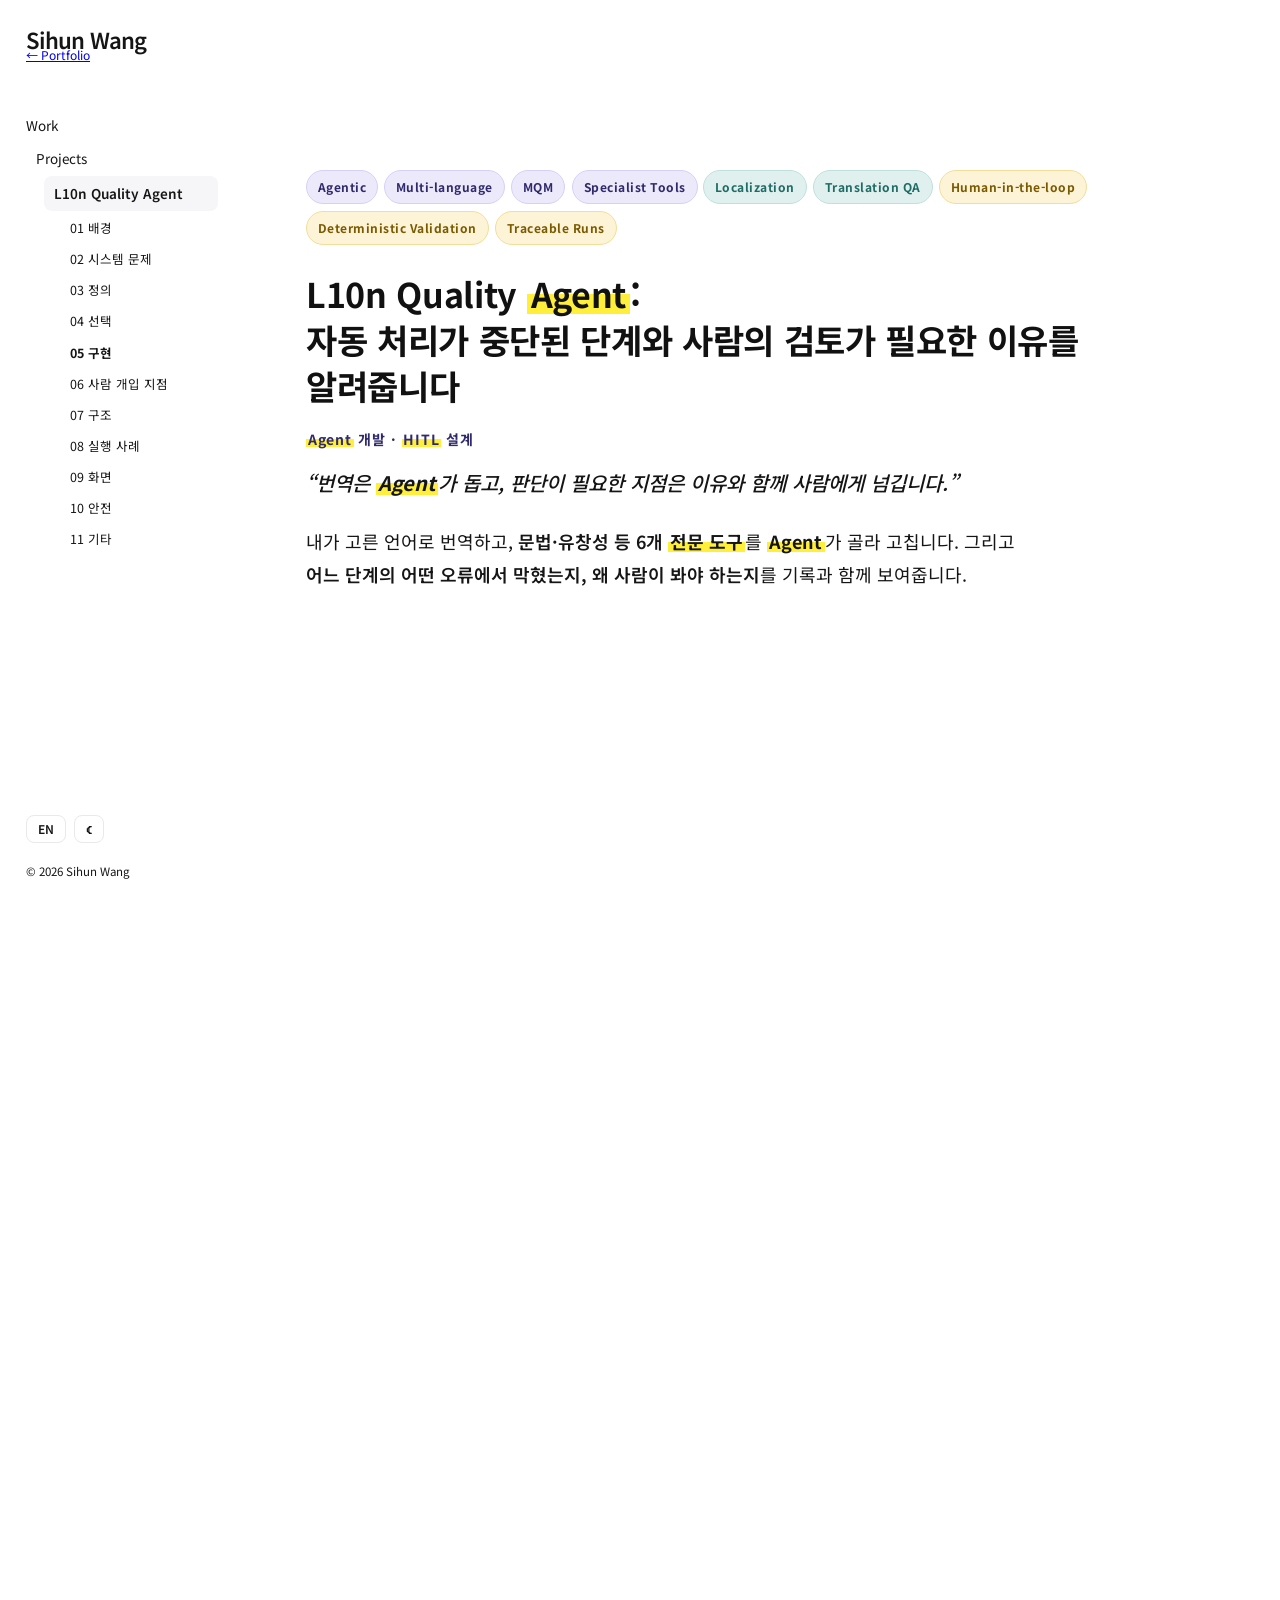
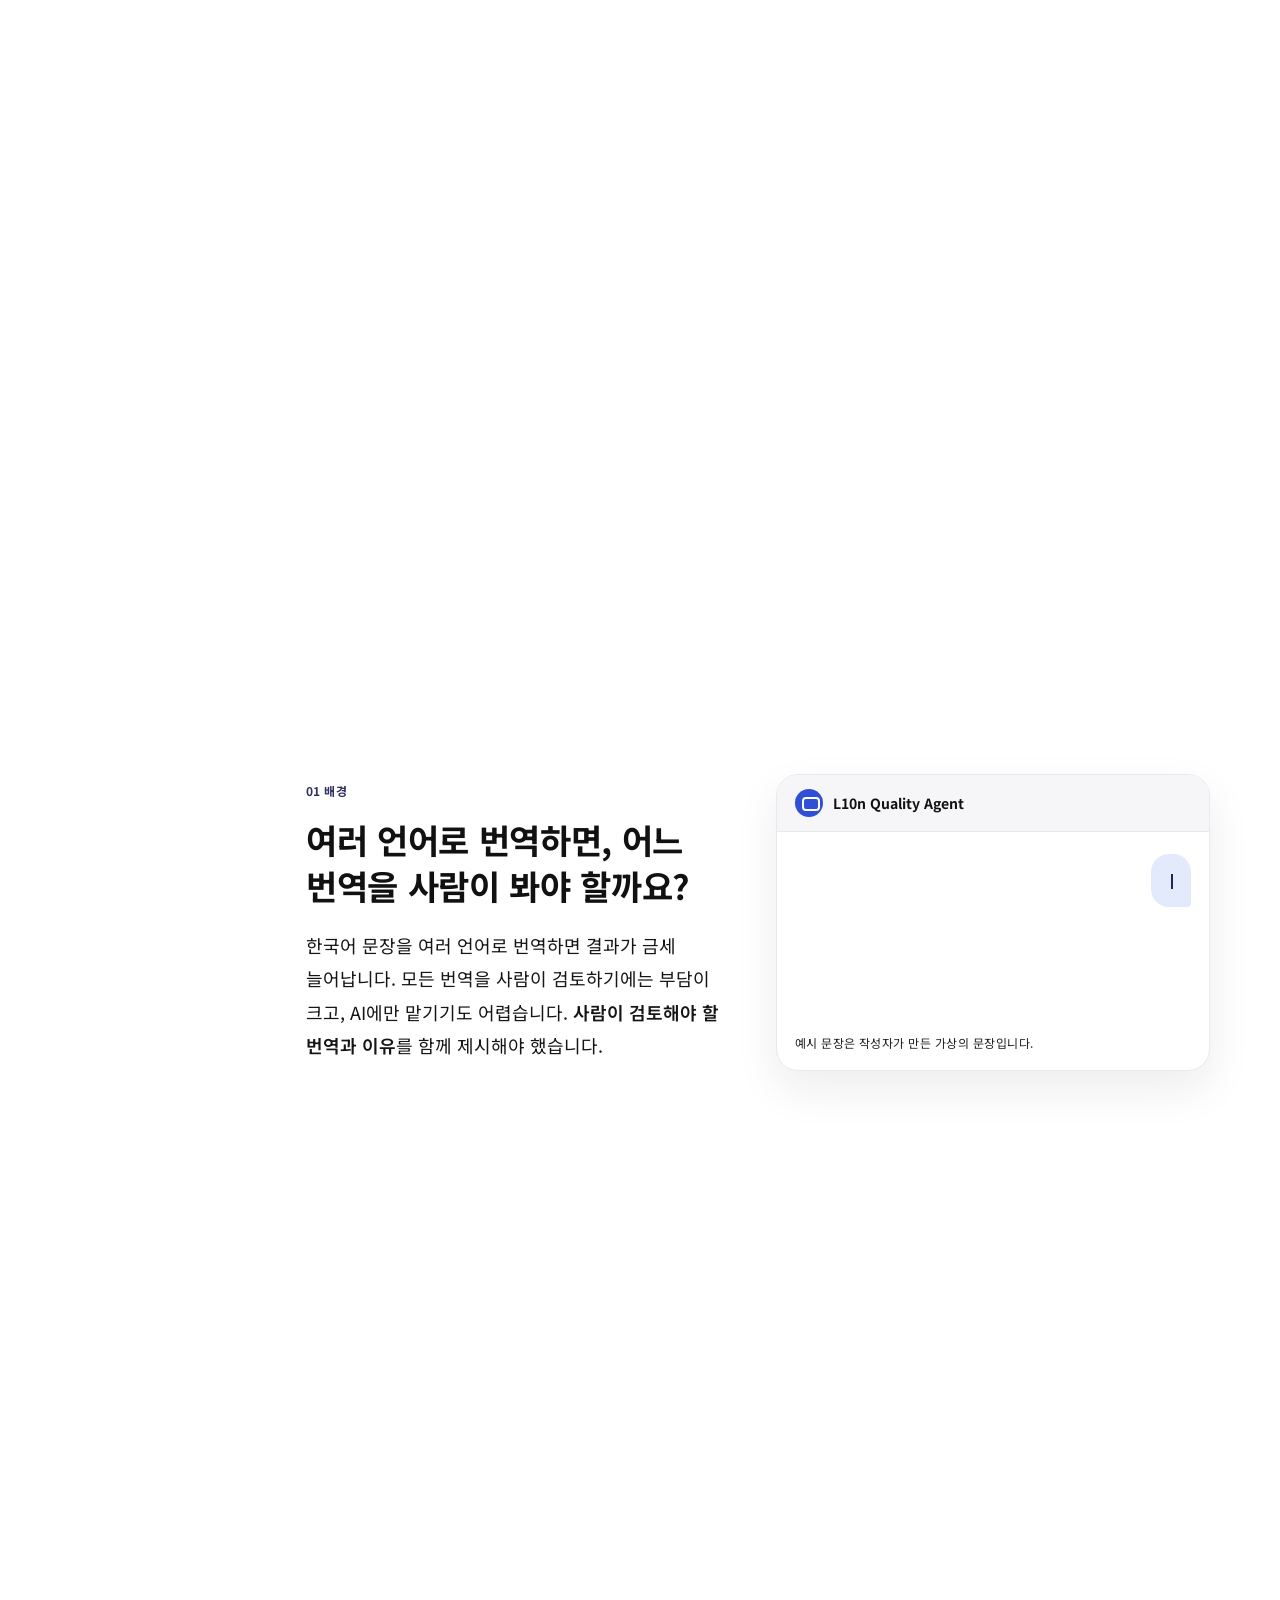
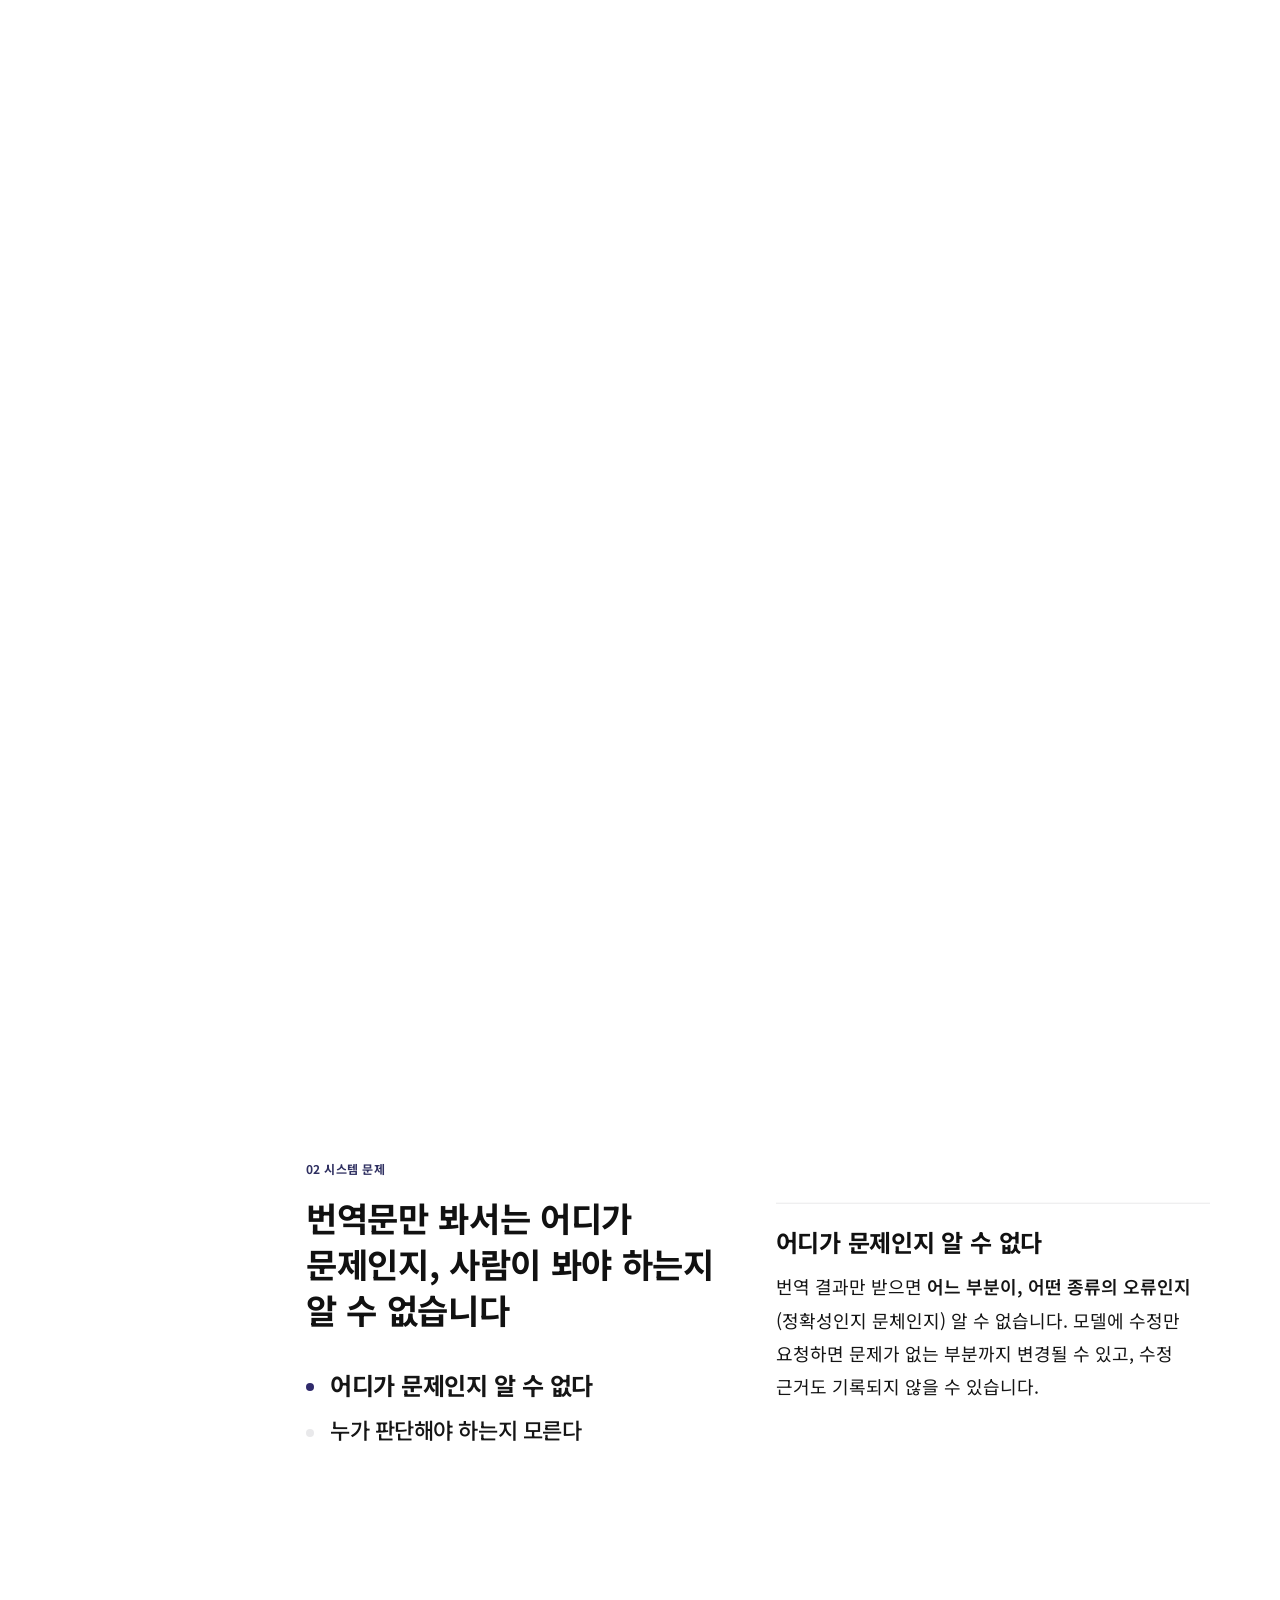
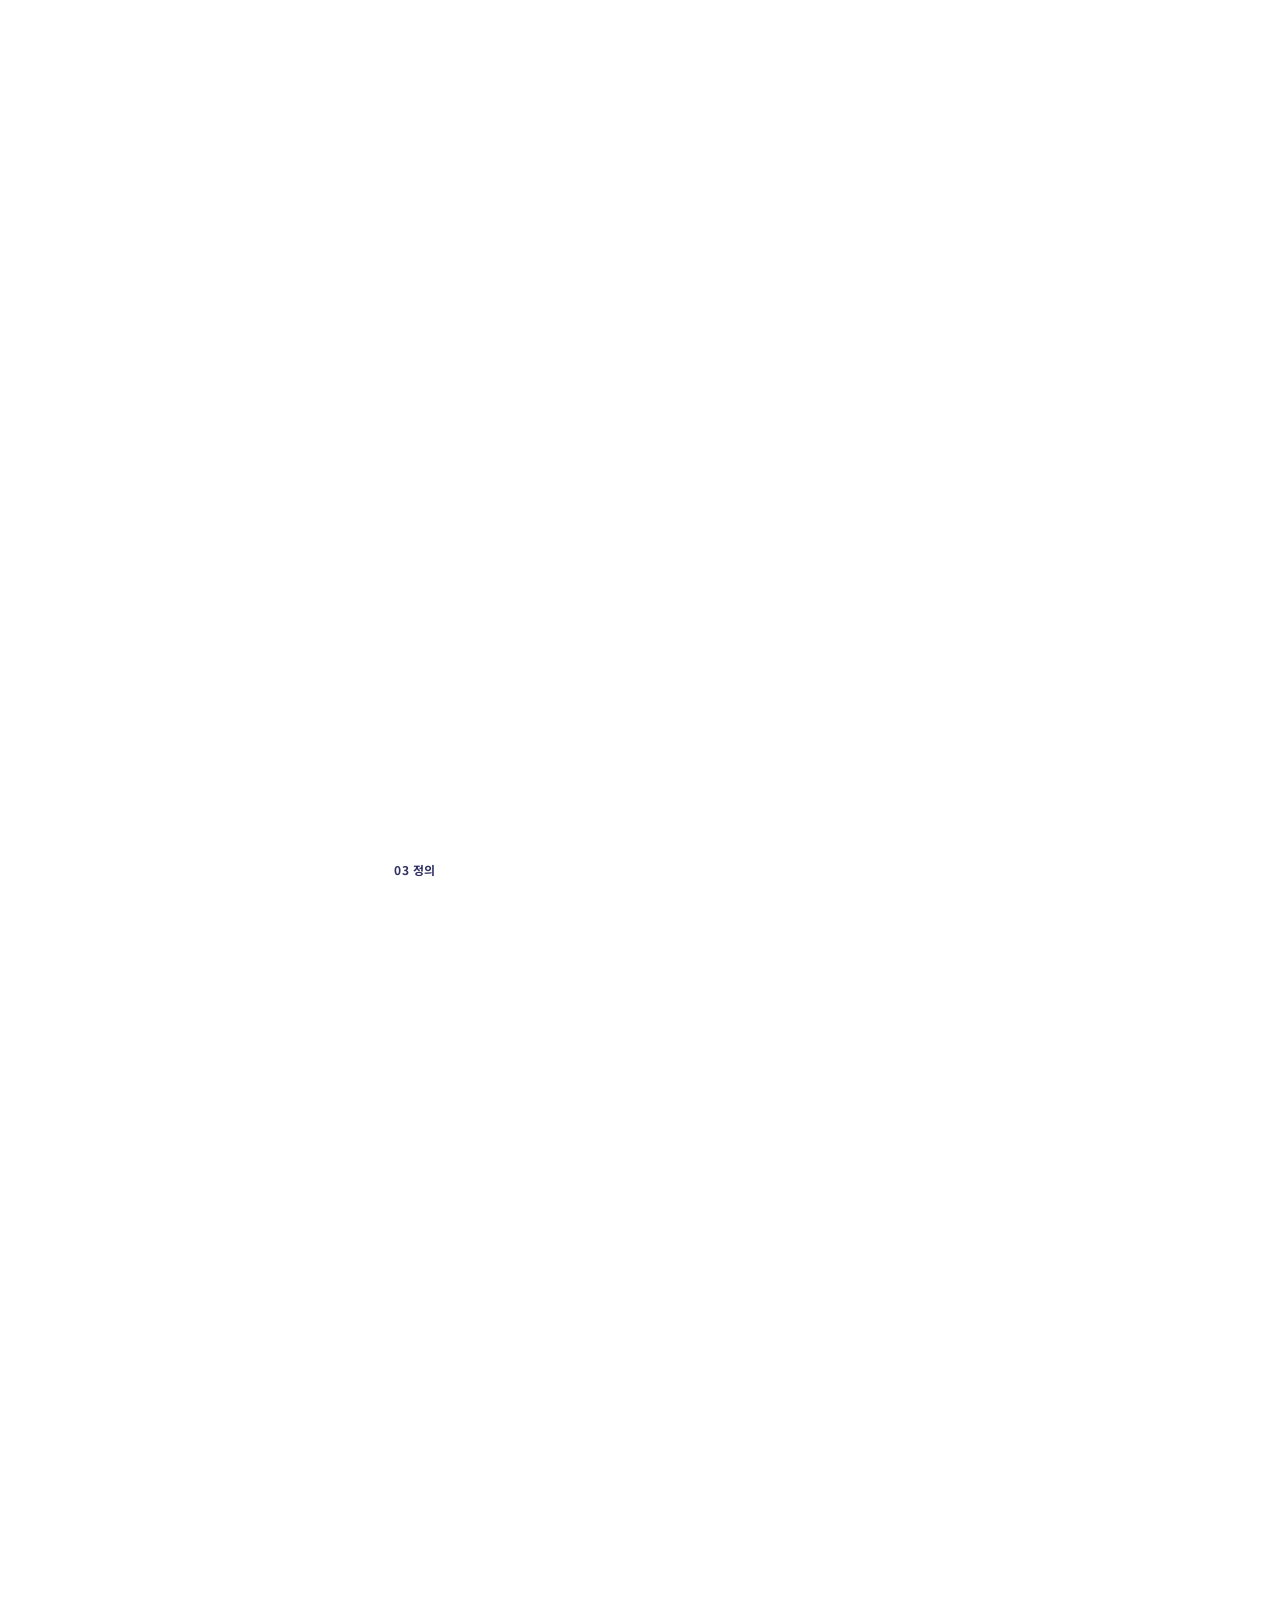
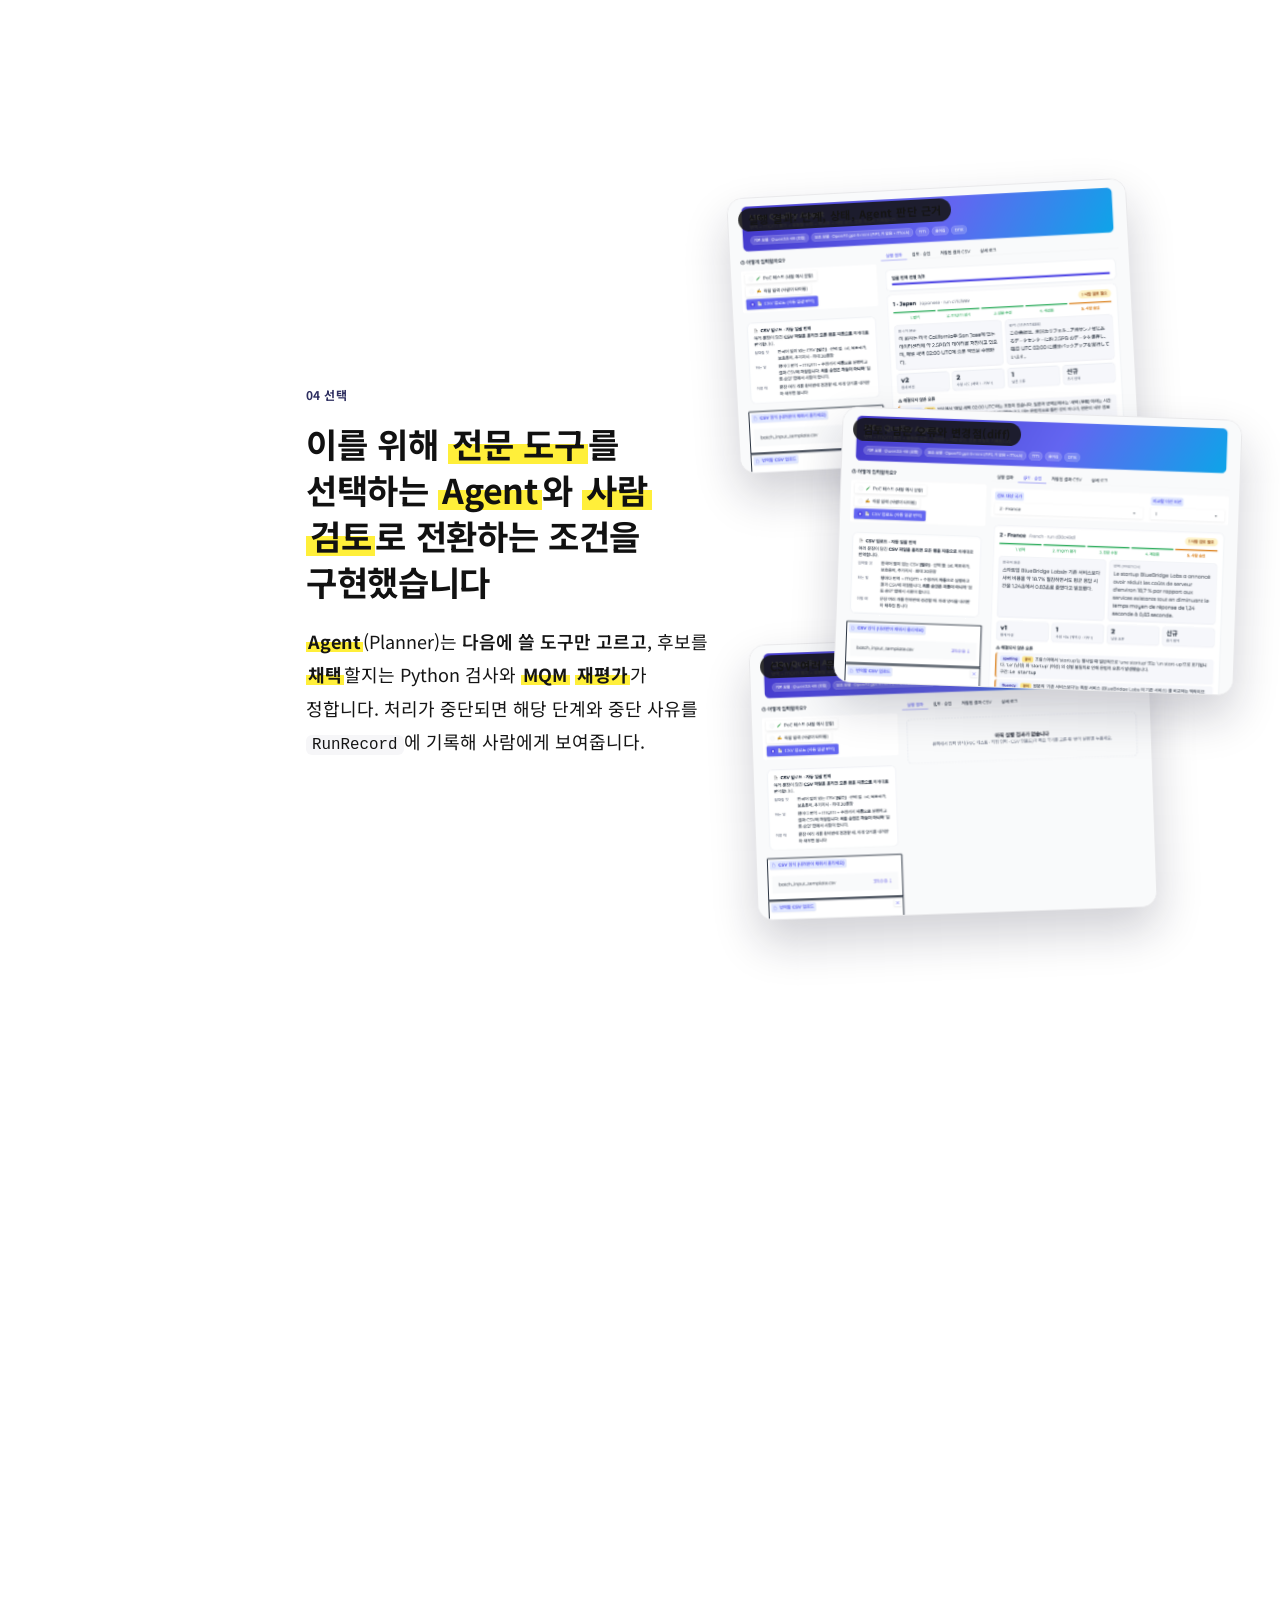
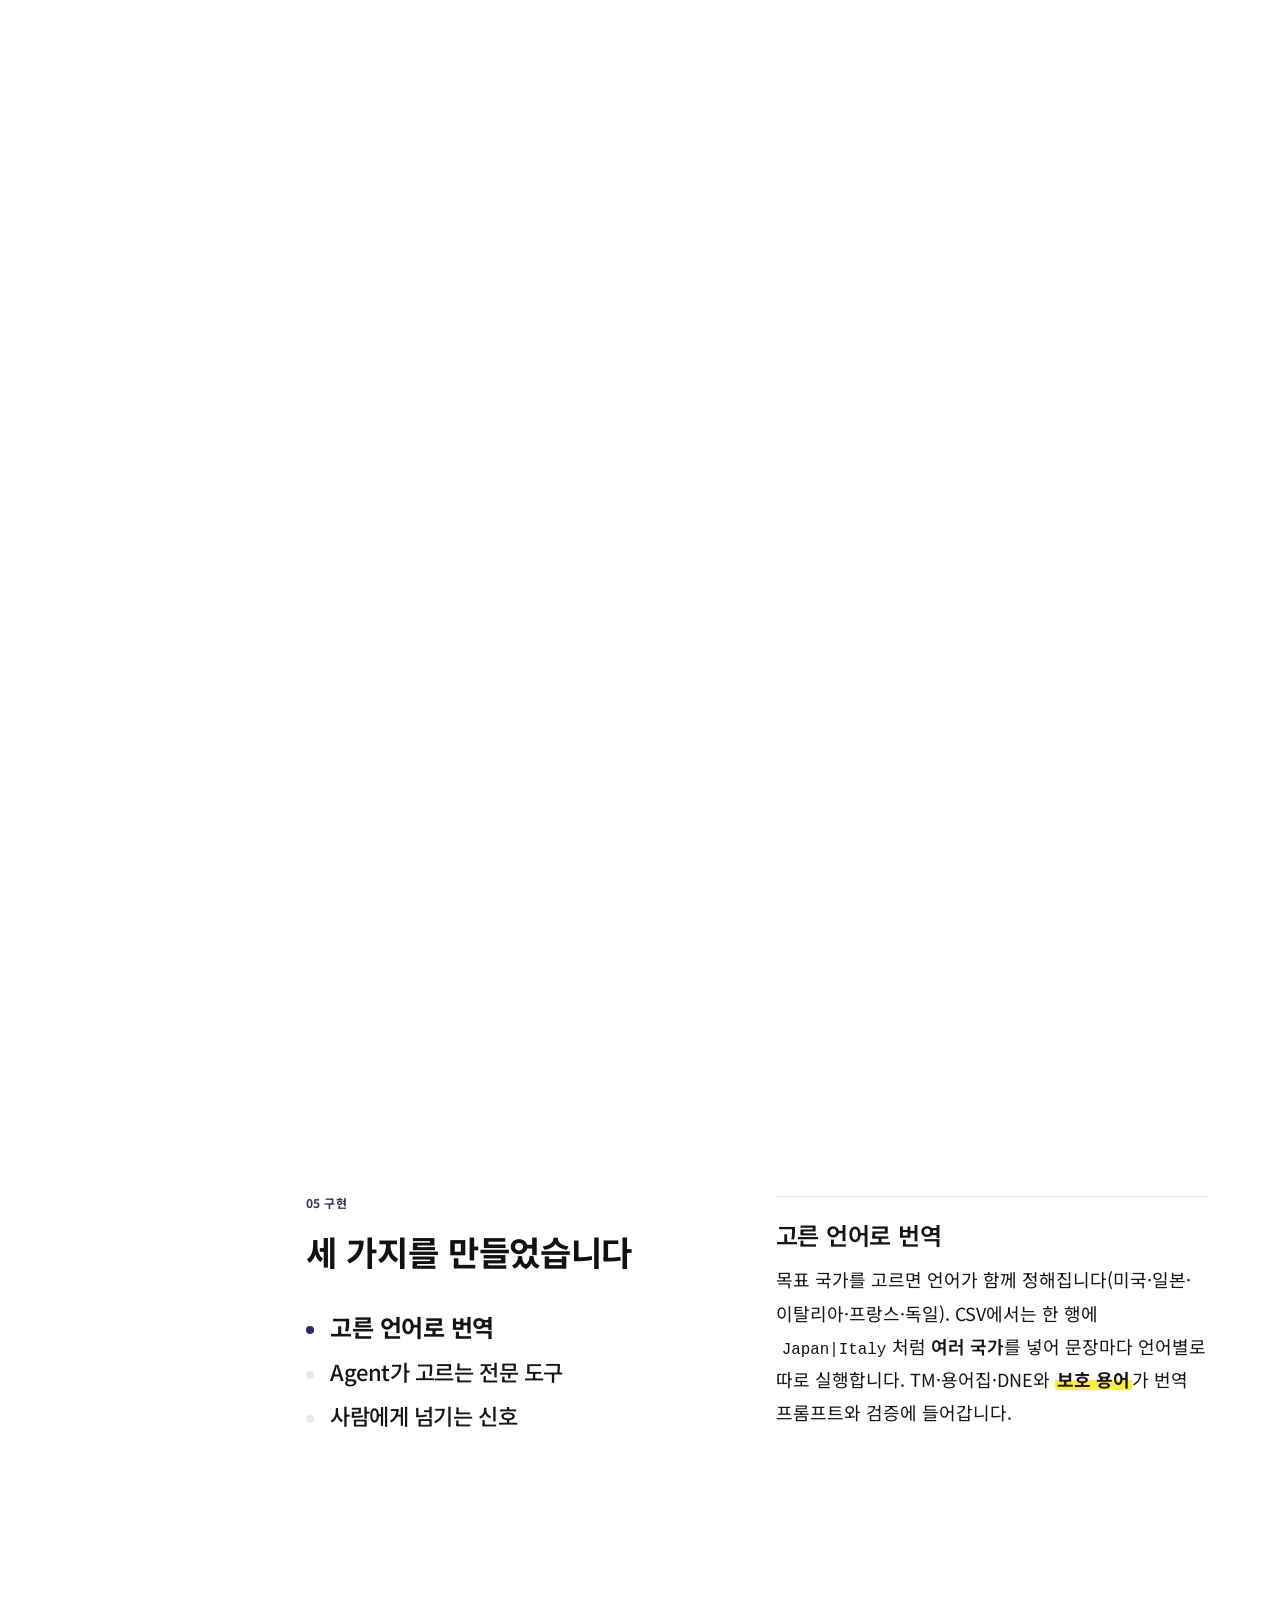
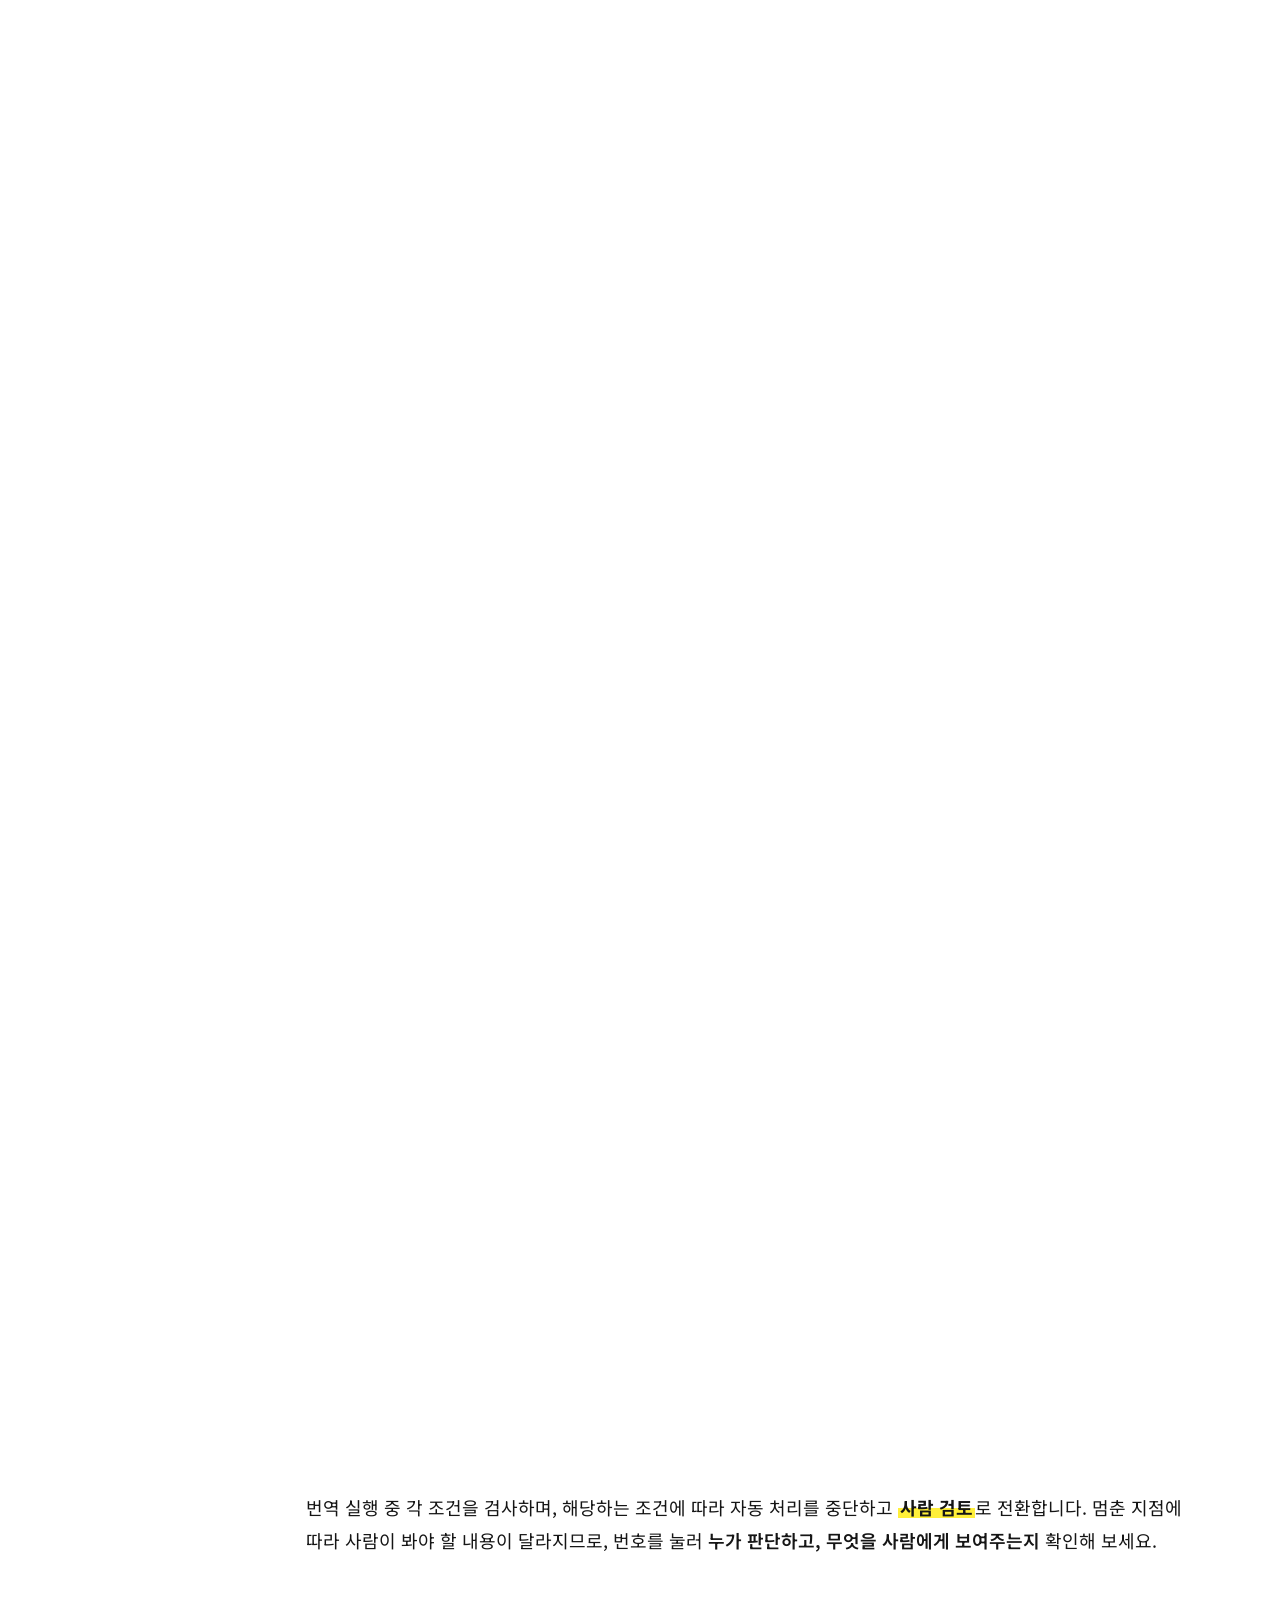
<file: l10n-agent/index.html>
<!doctype html>
<html lang="ko"><head><meta charset="utf-8"><meta name="viewport" content="width=device-width, initial-scale=1">
<title>L10n Quality Agent</title>
<link rel="preconnect" href="https://fonts.googleapis.com"><link rel="preconnect" href="https://fonts.gstatic.com" crossorigin>
<link href="https://fonts.googleapis.com/css2?family=Inter:wght@400;500;600;700&family=Manrope:wght@400;500;600;700&family=Noto+Sans+KR:wght@400;500;700&display=swap" rel="stylesheet">
<style>
:root{--ink:#1a1f26;--mute:#3b4554;--line:#e4e8ee;--bg:#fff;--soft:#f5f7fa;--navy:#12315c;--blue:#2f63b5;--grey:#a9b6c7;--red:#c0392b;--teal:#8fb4b7}
*{box-sizing:border-box}html{scroll-behavior:smooth}
body{margin:0;background:var(--bg);color:var(--ink);font:16.5px/1.7 Inter,"Noto Sans KR",-apple-system,"Apple SD Gothic Neo",sans-serif;-webkit-font-smoothing:antialiased;word-break:keep-all;overflow-wrap:break-word}
.wrap{max-width:1040px;margin:0 auto;padding:0 22px}
nav{position:sticky;top:0;z-index:5;background:#fff;border-bottom:1px solid var(--line)}
nav .wrap{display:flex;gap:24px;align-items:center;height:50px;overflow-x:auto;white-space:nowrap}
nav b{margin-right:auto;font-weight:700}nav a{color:var(--mute);text-decoration:none;font-size:14px;font-weight:500}nav a:hover{color:var(--navy)}nav a.ext{color:var(--navy);font-weight:700}
.hero{text-align:center;padding:56px 0 20px}
h1{font-size:clamp(28px,4.6vw,46px);line-height:1.22;font-weight:800;letter-spacing:-.02em;margin:0 auto 14px;max-width:900px}
h1 em{font-style:normal;color:var(--blue)}
.slogan{font-size:clamp(17px,2.2vw,22px);font-weight:600;color:var(--mute);margin:0 0 18px}
.auth{font-size:18px;margin:6px 0 2px}.aff{color:var(--mute);font-size:15px}
.btns{display:flex;gap:10px;justify-content:center;margin:20px 0 26px;flex-wrap:wrap}
.btn{background:#111a2b;color:#fff;text-decoration:none;font-weight:600;padding:9px 20px;border-radius:10px;font-size:15px}.btn:hover{background:var(--blue)}
.tldr{font-size:19px;max-width:880px;margin:0 auto 26px}.tldr b{font-weight:800}
.kpis{display:grid;grid-template-columns:repeat(4,1fr);gap:12px;margin:8px 0 6px;text-align:left}
.kpi{background:var(--soft);border:1px solid var(--line);border-radius:14px;padding:14px 16px}
.kpi b{display:block;font-size:30px;line-height:1.1;color:#d62828;font-weight:800}.rd{color:var(--navy);font-weight:800}
.chips{display:flex;flex-wrap:wrap;gap:8px;margin-top:16px}.chips span{background:#e8f0fb;border:1.5px solid #7fa8dc;color:#12315c;font-weight:600;font-size:13.5px;padding:4px 12px;border-radius:99px}
.hl{background:linear-gradient(transparent 55%,#ffe27a 55%);font-weight:700;color:inherit;padding:0 1px}
.kpi .na{font-style:normal;color:#6a7685}
.kpi .d{font-style:normal;font-weight:800;color:var(--navy)}
.kpi .kl{display:block;font-size:15.5px;font-weight:800;color:#0f2238;margin:2px 0 6px;line-height:1.35}
.kpi span{font-size:13px;color:var(--mute);line-height:1.4;display:block;margin-top:4px}
section{padding:44px 0;border-top:1px solid var(--line)}
.num{font-size:12.5px;font-weight:700;color:var(--blue);letter-spacing:.1em}
h2{font-size:clamp(24px,3.2vw,32px);margin:2px 0 8px;letter-spacing:-.015em;font-weight:800}
.sub{color:var(--mute);margin:0 0 22px}
.cards{display:grid;grid-template-columns:repeat(auto-fit,minmax(250px,1fr));gap:14px}
.card{background:var(--soft);border:1px solid var(--line);border-radius:14px;padding:18px 20px}.card h3{margin:0 0 6px;font-size:16.5px}.card p{margin:0;color:var(--mute);font-size:15px}
.card.bad{border-top:4px solid var(--navy)}.card.good{border-top:4px solid var(--navy)}
.fig{margin:0 0 18px}.fig .svgbox{overflow-x:auto;border:1px solid var(--line);border-radius:16px;padding:12px;background:#fff}.fig svg{display:block;width:100%;min-width:820px;height:auto;font-family:Inter,"Noto Sans KR",sans-serif}
.cap,.cap2{font-size:14px;color:var(--mute);margin:10px 4px 0}.cap b,.cap2 b{color:var(--ink)}
.pipe{display:flex;flex-wrap:wrap;gap:8px;align-items:stretch;margin:10px 0 0}
.pipe .s{flex:1 1 170px;background:#cfe0e1;border:1.5px solid #111;border-radius:12px;padding:10px 12px;font-size:14px;line-height:1.45}.pipe .s b{display:block;font-size:14.5px}.pipe .s small{color:#1c3235}
.pipe .s.p{background:#f0c8c8}.pipe .a{align-self:center;font-weight:700}
.grid6{display:grid;grid-template-columns:1fr 1fr;gap:16px}
.chart{background:#fff;border:1px solid var(--line);border-radius:16px;padding:18px 20px}
.chart h3{margin:0 0 2px;font-size:16.5px}.chart .q{color:#2c3644;font-size:13.5px;margin:0 0 12px;line-height:1.5}
.row{display:grid;grid-template-columns:178px 1fr;gap:10px;align-items:center;height:24px;margin:6px 0}.row .name{font-size:12.5px;line-height:1.25;white-space:nowrap}.row .name.n0{font-weight:700;color:#2b7a4b}.row .name.n1{font-weight:700;color:#6a5fb0}.row .name.n2{font-weight:700;color:#2a68ad}.row .name.n3{font-weight:800;color:#8a6200}
.row .name.final{font-weight:800;color:#8a6200}
.track{background:var(--soft);border-radius:5px;height:17px;overflow:hidden;display:flex;align-items:center}
.bar{height:100%;border-radius:5px;background:var(--grey);display:flex;align-items:center;justify-content:flex-end;padding-right:7px;font-size:11px;font-weight:700;color:#fff;min-width:40px}
.bar.c0{background:#7cc096}.bar.c1{background:#a597d9}.bar.c2{background:#7fa8dc}
.bar.final{background:#ffc928;color:#3b2c00}.bar.red{background:var(--red)}.ztxt{padding-left:8px;font-size:12.5px;font-weight:700;color:var(--navy)}
.row .name.final+.track .ztxt{color:#b81f1f;font-size:14px}
.gt{font-size:12.5px;font-weight:700;color:var(--mute);margin:12px 0 2px;letter-spacing:.02em}
.method{margin:12px 0 0;font-size:13px;line-height:1.55;color:#33414f;border-top:1px dashed var(--line);padding-top:10px}.method b{color:#12315c;margin-right:4px}
.note{margin:10px 0 0;font-size:13.5px;color:var(--mute);line-height:1.55}
.caveat{margin-top:16px;border:1px dashed var(--grey);border-radius:14px;padding:14px 18px;font-size:14px;color:var(--mute)}.caveat b{color:var(--ink)}
.grp{margin:30px 0 12px;font-size:17px;font-weight:700}.grp small{color:var(--mute);font-weight:400;margin-left:8px}
figure{margin:0}figure img{width:100%;display:block;border-radius:12px;border:1px solid var(--line)}figcaption{font-size:14px;color:var(--mute);margin-top:8px}figcaption b{color:var(--ink)}
.grid2{display:grid;grid-template-columns:1fr 1fr;gap:16px}.mob{display:grid;grid-template-columns:230px 1fr;gap:20px;align-items:start}.mob img{max-width:230px}
.tbl{width:100%;border-collapse:collapse;border:1px solid var(--line);font-size:12px;line-height:1.5}.tbl td,.tbl th{padding:6px 12px;border-bottom:1px solid var(--line);text-align:left;vertical-align:top}.tbl th{width:170px;color:var(--mute);font-weight:600;background:var(--soft)}.tbl tr:last-child td,.tbl tr:last-child th{border-bottom:0}.tbl a{color:var(--blue)}
.tiles{display:grid;grid-template-columns:repeat(2,1fr);gap:22px}
.tile{margin:0;position:relative}.tile.key .shot{border:3px solid #ffc928;box-shadow:0 6px 20px rgba(255,201,40,.35)}.shot{display:block;width:100%;padding:0;border:1px solid var(--line);border-radius:12px;background:#fff;cursor:zoom-in;overflow:hidden;transition:box-shadow .15s,transform .15s}
.shot:hover{box-shadow:0 8px 24px rgba(18,49,92,.18);transform:translateY(-2px)}
.tiles .shot img{width:100%;aspect-ratio:16/10;object-fit:cover;object-position:top left;border:0;border-radius:0}
.tile figcaption,.details figcaption{font-size:13px;line-height:1.55}.tile figcaption b,.details figcaption b{font-size:17px;line-height:1.4}
.tg{display:inline-block;font-size:11px;font-weight:700;padding:1px 8px;border-radius:99px;margin-right:6px;color:#fff;vertical-align:1px}.tg.u{background:#12315c}.tg.c{background:#2f7d7a}
.details{display:grid;grid-template-columns:repeat(2,1fr);gap:18px;align-items:start}.details .shot img{width:100%;border:0;border-radius:0}.phone .shot{width:auto;display:block;margin:0 auto}.phone .shot img{width:auto;height:240px;display:block;margin:0 auto}.phone figcaption{text-align:left}
.steps{margin-top:6px}.steps th{width:auto;background:var(--soft)}.steps td small{color:var(--mute)}
.hot{cursor:pointer}.hot:hover rect{stroke:#d62828;stroke-width:2.6}.hot.sel rect{stroke:#d62828;stroke-width:3.4}.detail{border:1px dashed #b6c0cd;border-radius:12px;padding:14px 18px;margin:0 0 22px;font-size:14.5px;line-height:1.65;color:#2c3644}.detail.on{border:1.5px solid #d62828;background:#fff8f8}.detail p{margin:6px 0 0}.detail ul{margin:8px 0 0;padding-left:20px}.detail li{margin:3px 0}.detail b{color:#12315c}
.toggles{margin:6px 0 22px}.toggles details{border:1px solid var(--line);border-radius:12px;margin-bottom:8px;background:#fff}.toggles summary{cursor:pointer;padding:11px 16px;font-weight:700;font-size:15px;list-style:none;display:flex;justify-content:space-between;align-items:center}.toggles summary::-webkit-details-marker{display:none}.toggles summary::after{content:'+';color:#d62828;font-size:20px;font-weight:700}.toggles details[open] summary::after{content:'\2212'}.toggles details[open]{border-color:#d62828}.toggles p{margin:0;padding:0 16px 14px;font-size:14.5px;color:#2c3644;line-height:1.65}
.kw{list-style:none;margin:6px 0 0;padding:0}.kw li{font-size:14.5px;line-height:1.55;color:#2c3644;padding:4px 0 4px 14px;position:relative}.kw li::before{content:'';position:absolute;left:0;top:13px;width:6px;height:6px;border-radius:50%;background:#9aa6b4}.kw li.to{font-weight:600;color:#12315c}.kw li.to::before{content:'\2192';background:none;width:auto;height:auto;top:4px;left:-2px;font-weight:700;color:#d62828}.kw li.to{padding-left:18px}
.how{background:#f5f7fa;border:1px solid var(--line);border-radius:12px;padding:14px 16px;font-size:13.5px;line-height:1.55}.how p{margin:6px 0 0}.how span{color:var(--mute)}
.lb{position:fixed;inset:0;z-index:50;background:rgba(10,16,26,.88);display:flex;flex-direction:column;align-items:center;justify-content:center;padding:24px;cursor:zoom-out}.lb[hidden]{display:none}
.lb img{max-width:96vw;max-height:84vh;border-radius:8px;background:#fff;box-shadow:0 10px 40px rgba(0,0,0,.5)}.lb p{color:#fff;font-size:15px;margin:12px 0 0;text-align:center}.lbx{position:absolute;top:14px;right:20px;background:none;border:0;color:#fff;font-size:38px;cursor:pointer}
@media (max-width:980px){.details{grid-template-columns:1fr 1fr}}
@media (max-width:600px){.tiles,.details{grid-template-columns:1fr}}
footer{padding:28px 0 56px;color:var(--mute);font-size:14px;border-top:1px solid var(--line);text-align:center}
@media (max-width:820px){.kpis{grid-template-columns:1fr 1fr}.grid6,.grid2,.mob{grid-template-columns:1fr}.row{grid-template-columns:150px 1fr;gap:8px}.tbl th{width:100px}}

.fin{display:inline-block;margin-left:8px;vertical-align:2px;background:#ffc928;color:#3b2c00;font-size:11.5px;font-weight:800;padding:2px 9px;border-radius:99px;letter-spacing:.02em}
.grid6.one{grid-template-columns:1fr}details.allres{margin:18px 0 6px}details.allres summary{cursor:pointer;list-style:none;border:1.5px solid var(--line);border-radius:14px;padding:14px 56px 14px 20px;font-weight:800;font-size:16px;background:var(--soft);position:relative}details.allres summary::-webkit-details-marker{display:none}details.allres summary::after{content:"+";position:absolute;right:20px;top:50%;transform:translateY(-50%);font-size:24px;font-weight:600;color:var(--blue)}details.allres[open] summary::after{content:"−"}details.allres summary:hover{border-color:var(--blue)}details.allres summary small{display:block;font-weight:500;font-size:13px;color:var(--mute);margin-top:2px}details.allres[open] summary{margin-bottom:18px}
.note2{margin:10px 0 0;font-size:13.5px;color:var(--mute);line-height:1.55}.note2 b{color:var(--ink)}.chart.key{border:1px solid #ffc928}
nav{background:var(--bg)}nav b{margin-right:0}nav .sp{flex:1}.tb{font:inherit;font-size:15px;line-height:1;background:none;border:1px solid var(--line);color:var(--mute);border-radius:8px;padding:6px 10px;cursor:pointer}.tb:hover{color:var(--navy);border-color:var(--navy)}
html[data-theme=dark]{--ink:#e8ecf1;--mute:#b4bfcc;--line:#2b3441;--bg:#0f141b;--soft:#171e28;--navy:#a9c6f2;--blue:#7aa5e6;--grey:#4a5666;color-scheme:dark}
html[data-theme=dark] .chart,html[data-theme=dark] .toggles details{background:var(--soft)}
html[data-theme=dark] .kpi b{color:#ff7b7b}html[data-theme=dark] .kpi .kl{color:var(--ink)}
html[data-theme=dark] .row .name.n0{color:#6fd09a}html[data-theme=dark] .row .name.n1{color:#b9aef0}html[data-theme=dark] .row .name.n2{color:#8ab8ee}html[data-theme=dark] .row .name.n3,html[data-theme=dark] .row .name.final{color:#ffc928}
html[data-theme=dark] .row .name.final+.track .ztxt{color:#ff8a8a}
html[data-theme=dark] .chart .q,html[data-theme=dark] .method,html[data-theme=dark] .detail,html[data-theme=dark] .kw li{color:var(--mute)}html[data-theme=dark] .method b,html[data-theme=dark] .kw li.to{color:var(--navy)}
html[data-theme=dark] .detail.on{background:#2a1a1d}html[data-theme=dark] .hl{background:linear-gradient(transparent 55%,rgba(255,201,40,.45) 55%)}
html[data-theme=dark] .tg.u{background:#3d5f94}html[data-theme=dark] .card.bad,html[data-theme=dark] .card.good{border-top-color:var(--blue)}
html[data-theme=dark] .num{color:var(--blue)}html[data-theme=dark] h1 em{color:#7aa5e6}
html[data-theme=dark] .fig .svgbox{background:#f5f7fa}html[data-theme=dark] figure img{opacity:.93}


:root{--ink:#151515;--mute:#6b6b6b;--line:#e9e9eb;--bg:#fff;--soft:#f6f6f8;--navy:#2f2a6b;--blue:#3b46b0;--ac:#2f2a6b;--grey:#b9b9c2}
html[data-theme=dark]{--ink:#f0f0f2;--mute:#a4a4ad;--line:#2a2a31;--bg:#0f0f12;--soft:#17171c;--navy:#b7b3f2;--blue:#8f98f0;--ac:#b7b3f2;--grey:#4b4b55;color-scheme:dark}
body{font:400 16px/1.65 Manrope,"Noto Sans KR",-apple-system,"Apple SD Gothic Neo",sans-serif;background:var(--bg);color:var(--ink);word-break:keep-all}
.hero{text-align:left}
.col{max-width:1000px;margin:0 auto;padding:0 48px}
.side{position:fixed;left:0;top:0;bottom:0;width:236px;padding:28px 18px 18px 26px;display:flex;flex-direction:column;background:var(--bg);z-index:20;overflow-y:auto}
.logo{font:600 22px/1 Inter,sans-serif;letter-spacing:-.04em;color:var(--ink);text-decoration:none}
.tree{margin-top:34px;font-size:13.5px;display:flex;flex-direction:column;gap:2px}
.t0,.t1{color:var(--mute);padding:3px 0}.t1{padding-left:10px}
.t2{margin-left:18px;padding:5px 10px;border-radius:8px;color:var(--ink);text-decoration:none;font-weight:600;background:var(--soft)}
.t3{margin-left:34px;padding:3px 10px;color:var(--mute);text-decoration:none;font-size:12.5px;border-radius:6px;transition:color .2s}
.t3:hover{color:var(--ink)}.t3.on{color:var(--ink);font-weight:700}
.side-b{margin-top:auto;padding-top:20px;display:flex;flex-wrap:wrap;gap:8px;align-items:center}.cp{width:100%;font-size:11.5px;color:var(--mute);margin-top:10px}
.tb{font:600 12px/1 Manrope,sans-serif;background:none;border:1px solid var(--line);color:var(--mute);border-radius:8px;padding:7px 11px;cursor:pointer}.tb:hover{color:var(--ink);border-color:var(--ink)}
.topbar{display:none}
main{margin-left:236px}
.hero{padding:64px 0 40px;min-height:min(100vh,760px);display:flex;align-items:center}
.hero-grid{display:grid;grid-template-columns:minmax(0,1fr) 340px;gap:48px;align-items:center;width:100%}
.tags{display:flex;gap:6px;flex-wrap:wrap;margin-bottom:26px}.tags span{background:var(--soft);color:var(--ink);font-size:12px;font-weight:600;padding:5px 11px;border-radius:99px}
h1{font:500 clamp(28px,2.8vw,40px)/1.15 Inter,"Noto Sans KR",sans-serif;letter-spacing:-.04em;margin:0 0 22px;max-width:none;text-align:left}
.quote{font-size:20px;font-style:italic;font-weight:500;color:var(--ink);margin:0 0 24px;max-width:none;white-space:nowrap;overflow:hidden}
.lead{font:400 19px/1.65 Inter,"Noto Sans KR",sans-serif;color:var(--mute);max-width:720px;margin:0 0 22px}.lead b{color:var(--ink);font-weight:600}
.meta{display:grid;grid-template-columns:repeat(2,minmax(0,1fr));gap:18px 28px;border-top:1px solid var(--line);margin-top:34px;padding-top:22px;max-width:600px}
.meta .k{font-size:11px;letter-spacing:.12em;color:var(--mute);font-weight:600;margin-bottom:4px}.meta .v{font-size:14.5px;line-height:1.5}
.ext-link{display:inline-block;margin-top:28px;color:var(--ink);font-weight:600;font-size:14.5px;text-decoration:none;border-bottom:1px solid var(--ink)}
.ph-wrap{text-align:center}.ph-lb{font-size:12px;letter-spacing:.2em;color:var(--mute);margin-bottom:16px}
.ph{position:relative;width:268px;margin:0 auto;border:9px solid #55555d;border-radius:40px;background:#000;overflow:hidden;box-shadow:0 24px 60px rgba(20,20,40,.18)}
.ph img{display:block;width:100%;aspect-ratio:9/18.2;object-fit:cover;object-position:top;border:0;border-radius:0}
.track .bv{white-space:nowrap}
.ph{width:290px;border-width:10px;border-radius:44px;aspect-ratio:9/19.3}
.ph .pi{position:absolute;inset:0;width:100%;height:100%;aspect-ratio:auto;object-fit:cover;object-position:top;opacity:0;transform:translateY(14px);transition:opacity .5s,transform .5s;image-rendering:auto}
.ph .pi.on{opacity:1;transform:none}
.ph .pi.en{display:none}html[lang=en] .ph .pi.ko{display:none}html[lang=en] .ph .pi.en{display:block}
.ph-tabs{display:flex;justify-content:center;gap:6px;margin-top:18px;flex-wrap:wrap}
.ph-tabs button{font:600 12.5px/1 Manrope,Inter,sans-serif;border:1px solid var(--line);background:transparent;color:var(--mute);padding:8px 12px;border-radius:99px;cursor:pointer;transition:.2s}
.ph-tabs button:hover{color:var(--ink)}.ph-tabs button.on{background:#2f3061;border-color:#2f3061;color:#fff}
html[data-theme=dark] .ph-tabs button.on{background:#c9c5ff;border-color:#c9c5ff;color:#15152a}
.autobtn{position:fixed;right:22px;bottom:20px;z-index:60;font:600 12.5px/1 Manrope,Inter,sans-serif;padding:10px 15px;border-radius:99px;border:1px solid var(--line);background:var(--bg);color:var(--ink);box-shadow:0 6px 20px rgba(20,20,45,.14);cursor:pointer}.autobtn.off{color:var(--mute)}
@media (max-width:900px){.autobtn{right:12px;bottom:12px}}
[data-fill] .w{transition:none!important}
.ph-row{display:flex;justify-content:center;align-items:center}.ph-row .ph{margin:0;flex:none}.ph-row .mid{width:212px;z-index:2;border-width:8px;border-radius:34px}.ph-row .sm{width:176px;border-width:7px;border-radius:30px;opacity:.96}.ph-row .pl{margin-right:-26px;transform:rotate(-4deg)}.ph-row .pr{margin-left:-26px;transform:rotate(4deg)}.ph-row .ph img{aspect-ratio:9/19}
.notch{position:absolute;top:7px;left:50%;transform:translateX(-50%);width:84px;height:20px;border-radius:99px;background:#1a1a1f;z-index:2}
.cs{padding:104px 0 8px;border-top:0}.cs .col>*{max-width:none}
.eb{font:700 11.5px/1 Manrope,sans-serif;letter-spacing:.16em;color:var(--ac);margin-bottom:18px}
.cs h2{font:500 clamp(28px,3.4vw,40px)/1.18 Inter,"Noto Sans KR",sans-serif;letter-spacing:-.035em;margin:0 0 26px;max-width:800px}
.cs .lead{margin-bottom:28px}
.hmw{font:400 clamp(28px,3.6vw,44px)/1.3 Inter,"Noto Sans KR",sans-serif;letter-spacing:-.035em;color:var(--grey);max-width:820px;margin:0}.hmw em{color:var(--ink);font-style:italic;font-weight:700}
.define{padding:140px 0 70px}
.mts{display:grid;grid-template-columns:repeat(4,minmax(0,1fr));gap:20px;border-top:1px solid var(--line);padding-top:30px;margin-top:8px}
.mf{font-size:14px;color:var(--mute);height:20px}.mv{font:500 clamp(30px,3.6vw,44px)/1.15 Inter,sans-serif;letter-spacing:-.03em;color:var(--ac)}.ml{font-size:13.5px;color:var(--mute);margin-top:6px;line-height:1.45}
.cards{display:grid;grid-template-columns:repeat(auto-fit,minmax(260px,1fr));gap:16px}
.card{background:var(--soft);border:0;border-radius:18px;padding:24px 24px}.card h3{font:600 18px/1.35 Inter,"Noto Sans KR",sans-serif;letter-spacing:-.02em;margin:0 0 10px}.card p{font-size:15px;line-height:1.7;color:var(--mute)}
.card.bad,.card.good{border-top:0}
.chart{border-radius:18px;border:1px solid var(--line)}.chart.key{border:1px solid var(--line)}
.fig .svgbox{border-radius:18px;border-color:var(--line)}
.tbl{font-size:14px;border-radius:14px;border-collapse:separate;border:1px solid var(--line);overflow:hidden}.tbl th{width:180px}.tbl td,.tbl th{padding:14px 18px}
.tile.key .shot{border:1px solid #ffc928;box-shadow:none}
.rv{opacity:0;transform:translateY(18px);transition:opacity .8s ease,transform .8s ease}.rv.in{opacity:1;transform:none}

.hl{background:none;font-weight:600;color:var(--ink);padding:0}
.note>.hl,.note>span.hl{font-weight:500;color:var(--mute)}
.mk{background:linear-gradient(rgba(255,201,40,.62),rgba(255,201,40,.62)) no-repeat 0 50%/0% 66%;font-weight:700;color:var(--ink);padding:0 2px;-webkit-box-decoration-break:clone;box-decoration-break:clone;transition:background-size 1.1s cubic-bezier(.2,.7,.2,1) .5s}
.in .mk,.mk.on{background-size:100% 66%}
.note2{font-size:15px;line-height:1.75}.note2>b:first-child{display:block;font:500 clamp(18px,1.7vw,22px)/1.35 Inter,"Noto Sans KR",sans-serif;letter-spacing:-.025em;margin-bottom:8px;color:var(--ink)}
/* result charts in the case-study typography */
.chart{background:var(--soft);border:0;border-radius:22px;padding:30px 32px}.chart.key{background:var(--soft);border:0}
.chart h3{font:500 22px/1.3 Inter,"Noto Sans KR",sans-serif;letter-spacing:-.03em;margin:0 0 8px;display:flex;align-items:center;gap:10px;flex-wrap:wrap}
.fin{margin-left:0;vertical-align:0;background:#ffc928;color:#3b2c00;font:700 11px/1 Manrope,sans-serif;letter-spacing:.06em;padding:6px 11px}
.chart .q{font:400 14.5px/1.65 Inter,"Noto Sans KR",sans-serif;color:var(--mute);margin:0 0 22px}
.row{grid-template-columns:210px 1fr;height:30px;margin:8px 0;gap:14px}
.row .name,.row .name.n0,.row .name.n1,.row .name.n2,.row .name.n3,.row .name.final,html[data-theme=dark] .row .name.n0,html[data-theme=dark] .row .name.n1,html[data-theme=dark] .row .name.n2,html[data-theme=dark] .row .name.n3{font:500 13.5px/1.2 Manrope,sans-serif;color:var(--ink)!important}
.row .name.n3,.row .name.final{font-weight:700}
.row .name::before{content:"";display:inline-block;width:9px;height:9px;border-radius:50%;margin-right:10px;background:var(--grey)}
.row .name.n0::before{background:#7cc096}.row .name.n1::before{background:#a597d9}.row .name.n2::before{background:#7fa8dc}.row .name.n3::before{background:#ffc928}
.row .bar.c0,.row .bar.c1,.row .bar.c2,.row .name.n0::before,.row .name.n1::before,.row .name.n2::before{background:#c4c4cc}
html[data-theme=dark] .row .bar.c0,html[data-theme=dark] .row .bar.c1,html[data-theme=dark] .row .bar.c2,html[data-theme=dark] .row .name.n0::before,html[data-theme=dark] .row .name.n1::before,html[data-theme=dark] .row .name.n2::before{background:#5a5a66}
.row .bar.c3,.row .name.n3::before{background:#ffc928}
.track{height:10px;background:var(--line);border-radius:99px;overflow:visible;position:relative;display:flex;align-items:center}
.bar{height:10px;width:0;min-width:0;border-radius:99px;padding:0;font-size:0;transition:width 1.3s cubic-bezier(.2,.7,.2,1) .15s}
.in .bar,.chart.in .bar{width:var(--w)}
.bv{position:absolute;right:0;top:-24px;font:600 13px/1 Inter,sans-serif;color:var(--mute);font-variant-numeric:tabular-nums;display:none}
.track .bar+.bv{display:inline;position:static;margin-left:12px;font:600 13.5px/1 Inter,sans-serif;color:var(--ink)}
.row .bar.final+.bv{color:var(--ac);font-weight:700}
.chart{min-width:0}.grid6:not(.one)>.chart .row{grid-template-columns:1fr;height:auto;gap:7px;margin:14px 0}
.grid6:not(.one)>.chart .row .name{margin:0}
.gt{font:700 11.5px/1 Manrope,sans-serif;letter-spacing:.12em;color:var(--mute);text-transform:uppercase;margin:26px 0 10px}
.method{font:400 13.5px/1.65 Inter,"Noto Sans KR",sans-serif;color:var(--mute);border-top:1px solid var(--line);margin-top:20px;padding-top:16px}.method b{color:var(--ink);font-weight:600}
.note{font:400 14.5px/1.7 Inter,"Noto Sans KR",sans-serif;margin-top:16px}
.grid6{gap:18px}.grid6.one{margin-bottom:6px}
details.allres summary{border:0;border-top:1px solid var(--line);border-bottom:1px solid var(--line);border-radius:0;background:none;padding:26px 64px 26px 2px;font:500 20px/1.3 Inter,"Noto Sans KR",sans-serif;letter-spacing:-.02em}
details.allres summary small{font:400 14px/1.5 Inter,"Noto Sans KR",sans-serif;color:var(--mute);margin-top:6px;letter-spacing:0}
details.allres summary::after{right:4px;width:34px;height:34px;border:1px solid var(--line);border-radius:50%;display:flex;align-items:center;justify-content:center;font-size:20px;font-weight:400;color:var(--ink);line-height:1}
details.allres summary:hover{border-color:var(--line)}details.allres summary:hover::after{background:var(--soft)}
details.allres[open] summary{margin-bottom:26px}

/* product screens in the case-study typography */
.tiles{gap:40px 28px}
.shot{border:1px solid var(--line);border-radius:18px;background:var(--soft);box-shadow:0 14px 34px rgba(20,20,45,.07)}
.shot:hover{box-shadow:0 20px 44px rgba(20,20,45,.13);transform:translateY(-3px)}
.tile.key .shot{border:1px solid #ffc928;box-shadow:0 14px 34px rgba(20,20,45,.07)}
.tile figcaption,.details figcaption{font:400 14px/1.7 Inter,"Noto Sans KR",sans-serif;color:var(--mute);margin-top:16px}
.tile figcaption b,.details figcaption b{display:block;font:500 18px/1.35 Inter,"Noto Sans KR",sans-serif;letter-spacing:-.025em;color:var(--ink);margin:0 0 4px}
.tile figcaption br,.details figcaption>br:first-of-type{display:none}
.tg{display:block;width:max-content;margin:0 0 10px;font:700 10.5px/1 Manrope,sans-serif;letter-spacing:.14em;text-transform:uppercase;padding:5px 10px;border-radius:99px;vertical-align:0}
.tg.u{background:#ece9fb;color:#2f2a6b}.tg.c{background:#e0f0ee;color:#1f6b66}
html[data-theme=dark] .tg.u{background:#27244d;color:#c9c5ff}html[data-theme=dark] .tg.c{background:#16312f;color:#8fd6cf}
.grp{font:500 22px/1.3 Inter,"Noto Sans KR",sans-serif;letter-spacing:-.03em;margin:64px 0 22px}.grp small{font:400 14px Inter,sans-serif;color:var(--mute);margin-left:10px}
.details{gap:28px}

details.allres summary{background:var(--soft);border:1px solid var(--line);border-radius:18px;padding:24px 150px 24px 26px;transition:border-color .2s,background .2s,transform .2s}
details.allres summary:hover{border-color:var(--ac);transform:translateY(-1px)}
details.allres summary::after{right:22px;width:38px;height:38px;border:0;background:var(--ac);color:#fff;animation:ring 2.2s ease-out infinite}
html[data-theme=dark] details.allres summary::after{color:#15131f}
details.allres[open] summary::after{animation:none;background:var(--line);color:var(--ink)}
details.allres summary:hover::after{background:var(--blue)}
.cta{position:absolute;right:74px;top:50%;transform:translateY(-50%);font:700 12.5px/1 Manrope,sans-serif;letter-spacing:.04em;color:var(--ac);background:rgba(47,42,107,.09);padding:9px 14px;border-radius:99px;margin:0}
html[data-theme=dark] .cta{background:rgba(183,179,242,.16)}
details.allres[open] .cta{display:none}
@keyframes ring{0%{box-shadow:0 0 0 0 rgba(47,42,107,.38)}70%{box-shadow:0 0 0 14px rgba(47,42,107,0)}100%{box-shadow:0 0 0 0 rgba(47,42,107,0)}}
@media (max-width:700px){.cta{display:none}details.allres summary{padding-right:80px}}
@media (prefers-reduced-motion:reduce){details.allres summary::after{animation:none}}
.cap{font:400 13px/1.6 Inter,"Noto Sans KR",sans-serif;color:var(--mute);margin-top:14px}
@media (max-width:700px){.row{grid-template-columns:1fr;height:auto}.row .name{margin-bottom:6px}.track{height:10px}}

@media (prefers-reduced-motion:reduce){.rv{opacity:1;transform:none;transition:none}}
.lb{z-index:60}
@media (max-width:1100px){.hero-grid{grid-template-columns:1fr}.ph-wrap{order:-1;margin-bottom:10px}}
@media (max-width:900px){.side{display:none}main{margin-left:0}.topbar{display:flex;justify-content:space-between;align-items:center;position:sticky;top:0;background:var(--bg);padding:12px 20px;z-index:30;border-bottom:1px solid var(--line)}.col{padding:0 20px}.mts{grid-template-columns:repeat(2,minmax(0,1fr))}.cs{padding-top:72px}.meta{grid-template-columns:1fr}}

/* pinned scenes */
.scn{padding:0}.scn .stage{padding:96px 0 8px}
.stage-grid{display:grid;grid-template-columns:minmax(0,1fr) minmax(0,1.05fr);gap:56px;align-items:center;width:100%}
.stage-l .eb{margin-bottom:18px}.stage-l h2{margin-bottom:20px}.stage-l .lead{margin-bottom:0}
.beats{position:relative}
.ind{list-style:none;margin:30px 0 0;padding:0;display:flex;flex-direction:column;gap:6px}
.ind li{font:500 15px/1.4 Inter,"Noto Sans KR",sans-serif;color:var(--grey);padding-left:20px;position:relative;transition:color .4s,transform .4s}
.ind li::before{content:"";position:absolute;left:0;top:.55em;width:8px;height:8px;border-radius:50%;background:var(--line);transition:background .4s,transform .4s}
.ind li.on{color:var(--ink);font-weight:700}.ind li.on::before{background:var(--ac);transform:scale(1.35)}
.mts2{display:grid;grid-template-columns:repeat(2,minmax(0,1fr));gap:26px 30px}
.mts2 .mt{border-top:1px solid var(--line);padding-top:18px}
.pinned .mts2 .mt{opacity:.14;transform:translateY(16px);transition:opacity .7s,transform .7s}.pinned .mts2 .mt.on{opacity:1;transform:none}
.fan{position:relative;height:360px;max-width:480px;margin:0 auto}
.fc{position:absolute;left:50%;top:50%;width:310px;margin:-110px 0 0 -155px;border-radius:16px;overflow:hidden;background:var(--bg);border:1px solid var(--line);box-shadow:0 22px 46px rgba(20,20,45,.2);
 transform:translateX(calc((var(--i) - 1) * var(--p,1) * 130px)) translateY(calc((var(--i) - 1) * var(--p,1) * 12px)) rotate(calc((var(--i) - 1) * var(--p,1) * 7deg));will-change:transform}
.fc img{display:block;width:100%;aspect-ratio:16/10;object-fit:cover;object-position:top left;border:0;border-radius:0}
.qv{max-width:440px;margin:0 auto}
.bubble{background:#2f2a6b;color:#fff;border-radius:22px 22px 6px 22px;padding:18px 22px;font:400 17px/1.55 Inter,"Noto Sans KR",sans-serif;min-height:64px}
html[data-theme=dark] .bubble{background:#4a43a8}
.caret{display:inline-block;width:2px;height:1.1em;background:#fff;vertical-align:-3px;margin-left:2px;animation:blink 1s steps(1) infinite}
@keyframes blink{50%{opacity:0}}
.chips2{display:flex;flex-wrap:wrap;gap:10px;margin-top:22px;min-height:44px}
.chip{background:var(--soft);border:1px solid var(--line);border-radius:99px;padding:9px 16px;font:600 14px/1 Manrope,"Noto Sans KR",sans-serif;opacity:.0;transform:translateY(10px) scale(.96);transition:opacity .5s,transform .5s}
.chip.on{opacity:1;transform:none}.chip{transition:opacity .35s,transform .45s cubic-bezier(.3,1.7,.5,1)}.illus{font-size:12px;color:var(--mute);margin-top:16px;letter-spacing:.04em}
.define .stage .col{max-width:1000px}.define .eb{margin-bottom:22px}
.hmw .w{color:var(--grey);transition:color .3s}.hmw .w.on{color:var(--ink)}
.pinned .scn .scene{height:var(--scene-h)}
.pinned .scn .stage{position:sticky;top:0;height:100vh;display:flex;align-items:center;overflow:hidden;padding:0}
.pinned .beats{min-height:400px}
.pinned .cardbeats{min-height:360px}
.pinned .beat{position:absolute;left:0;right:0;top:0;opacity:0;transform:translateY(28px);transition:opacity .9s ease,transform .9s ease;pointer-events:none}
.pinned .beat.on{opacity:1;transform:none;pointer-events:auto}.pinned .beat.past{opacity:0;transform:translateY(-28px)}
.pinned .cardbeats .beat{top:50%;transform:translateY(-44%)}.pinned .cardbeats .beat.on{transform:translateY(-50%)}.pinned .cardbeats .beat.past{transform:translateY(-58%)}
.cardbeats .card{box-shadow:0 18px 44px rgba(20,20,45,.08)}.cardbeats .card h3{font-size:21px}.cardbeats .card p{font-size:16.5px;line-height:1.75}
html:not(.pinned) .beat+.beat{margin-top:26px}html:not(.pinned) .stage-grid{gap:34px}
@media (max-width:900px){.stage-grid{grid-template-columns:1fr;gap:30px}.fan{height:300px}.scn .stage{padding:72px 0 8px}}

/* click hint for the architecture diagram */
#detail:not(.on){border:1.5px dashed var(--ac);background:rgba(47,42,107,.05);border-radius:16px;padding:18px 22px;font-size:15.5px;animation:breath 2.4s ease-in-out infinite}
#detail:not(.on) b{color:var(--ac)}
html[data-theme=dark] #detail:not(.on){background:rgba(183,179,242,.08)}
@keyframes breath{0%,100%{border-color:rgba(47,42,107,.35);transform:translateY(0)}50%{border-color:var(--ac);transform:translateY(-3px)}}
.fig .svgbox{position:relative}
.hint .hot rect{animation:hotp 2.6s ease-out infinite;animation-delay:calc(var(--d,0) * .35s)}
@keyframes hotp{0%,60%,100%{stroke:#111;stroke-width:1.5}25%{stroke:#d62828;stroke-width:3.4}}
.tap{position:absolute;width:44px;height:44px;margin:-22px 0 0 -22px;pointer-events:none;z-index:6;opacity:0}
.hint .tap{opacity:1}
.tap::before,.tap::after{content:"";position:absolute;inset:0;border-radius:50%;border:2px solid #d62828;opacity:0;animation:ripple 2.6s ease-out infinite}
.tap::after{animation-delay:.35s}
.tap i{position:absolute;left:50%;top:50%;width:22px;height:22px;margin:-4px 0 0 -4px;background:url("data:image/svg+xml;utf8,<svg xmlns='http://www.w3.org/2000/svg' viewBox='0 0 24 24'><path d='M5 3l14 8-6 2 4 7-3 1.5-4-7-5 4z' fill='%23151515' stroke='white' stroke-width='1.4' stroke-linejoin='round'/></svg>") no-repeat center/contain;animation:cur 2.6s ease-in-out infinite;filter:drop-shadow(0 2px 3px rgba(0,0,0,.35))}
@keyframes ripple{0%,25%{transform:scale(.3);opacity:0}30%{opacity:.9}70%{transform:scale(1.8);opacity:0}100%{opacity:0}}
@keyframes cur{0%{transform:translate(60px,48px);opacity:0}18%{opacity:1}28%,38%{transform:translate(0,0) scale(.88)}48%{transform:translate(0,0) scale(1)}85%{opacity:1}100%{transform:translate(60px,48px);opacity:0}}
@media (prefers-reduced-motion:reduce){#detail:not(.on),.hint .hot rect,.tap::before,.tap::after,.tap i{animation:none}}

.fig2s .stage .col{max-width:1000px}.fig2s .fig{margin-top:6px}
.gal .ind li{font-size:13.5px}.gal .ind{gap:3px;margin-top:22px}
.tilebeats .tile{margin:0}.tilebeats figcaption{margin-top:14px}
.pinned .tilebeats{min-height:480px}
details.allres summary .tap{left:calc(100% - 41px);top:50%}

.tap{display:none!important}
#detail:not(.on){animation:none!important}
.hint .hot rect{animation:none!important}
details.allres summary::after{animation:none!important}
@keyframes beat{0%,100%{transform:scale(1)}14%{transform:scale(1.07)}28%{transform:scale(1)}42%{transform:scale(1.05)}70%{transform:scale(1)}}
.svgbox.hint .hot{transform-box:fill-box;transform-origin:center;animation:beat 1.1s ease-in-out 1;animation-delay:calc(var(--d,0) * .12s)}
#detail.hint:not(.on){animation:beat 1.1s ease-in-out 1,wave 1.1s ease-out 1!important;animation-delay:0s!important}
@keyframes wave{0%{box-shadow:0 0 0 0 rgba(47,42,107,.4)}100%{box-shadow:0 0 0 26px rgba(47,42,107,0)}}
details.allres summary.hint{animation:beat 1.1s ease-in-out 1}
details.allres summary.hint::after{animation:beat 1.1s ease-in-out 1!important}
@media (prefers-reduced-motion:reduce){.svgbox.hint .hot,#detail.hint:not(.on),details.allres summary.hint,details.allres summary.hint::after{animation:none!important}}

/* bigger screenshots in the gallery */
.gal .stage .col{max-width:1340px}
.gal .stage-grid{grid-template-columns:minmax(0,.7fr) minmax(0,1.55fr);gap:44px}
.gal .lead{font-size:16px;line-height:1.65}
.gal .stage-l h2{font-size:clamp(26px,2.6vw,36px)}
.pinned .gal .tilebeats{min-height:640px}
.gal .tilebeats .shot img{aspect-ratio:auto!important;height:auto;object-fit:contain;display:block}
.gal .tilebeats figcaption b{font-size:20px}
@media (max-width:900px){.gal .stage-grid{grid-template-columns:1fr}}

/* screens gallery: one screen at a time, switched by click or keys (no long scroll) */
.rbeats .qv{margin:0 auto}.pinned .rbeats{min-height:400px}.card p b{color:var(--ink);font-weight:700}.gal2{padding:104px 0 8px}.gal2>.col{max-width:1340px}
.gal2 .beat{position:static!important;opacity:1!important;transform:none!important;pointer-events:auto!important;display:none}
.gal2 .beat.on{display:block;animation:gin .45s ease}
@keyframes gin{from{opacity:0;transform:translateY(10px)}to{opacity:1;transform:none}}
.gal2 .ind li{cursor:pointer}.gal2 .ind li:hover{color:var(--ink)}
.gal2 .tilebeats{min-height:0}
.gnav{display:flex;align-items:center;gap:14px;margin-top:22px}
.gb{width:40px;height:40px;border-radius:50%;border:1px solid var(--line);background:var(--bg);color:var(--ink);font-size:17px;cursor:pointer}.gb:hover{background:var(--soft)}
.gcount{font:600 13px Manrope,sans-serif;color:var(--mute);min-width:44px;text-align:center}
.ghint{font-size:12.5px;color:var(--mute);margin-left:6px}
@media (max-width:900px){.ghint{display:none}}

/* bigger step bullets */
.ind{gap:14px;margin-top:36px}
.ind li{font:500 22px/1.35 Inter,"Noto Sans KR",sans-serif;letter-spacing:-.02em;padding-left:34px}
.ind li::before{width:14px;height:14px;top:.42em}
.ind li.on{font-weight:700;font-size:24px}.ind li.on::before{transform:scale(1.25)}
.gal .ind{gap:8px;margin-top:26px}.gal .ind li{font-size:16.5px;padding-left:28px}.gal .ind li::before{width:11px;height:11px;top:.48em}.gal .ind li.on{font-size:18px}
@media (max-width:900px){.ind li{font-size:18px}.ind li.on{font-size:19px}}

/* define sentence: line breaks, spacing and a word-by-word focus effect */
.hmw{line-height:1.5;letter-spacing:-.03em;word-spacing:.1em;max-width:900px;font-size:clamp(30px,3.7vw,50px)}
.hmw .ln{display:block;margin-bottom:.12em}
.hmw .w{display:inline-block;opacity:.16;transform:translateY(16px);filter:blur(3px);color:var(--grey);transition:opacity .7s ease,transform .7s ease,filter .7s ease,color .5s ease}
.hmw .w.on{opacity:1;transform:none;filter:none;color:var(--ink)}
.hmw em .w.on{color:var(--ac)}
.hmw em{position:relative;white-space:normal}
.hmw em::after{content:"";position:absolute;left:0;right:0;bottom:.04em;height:.16em;background:rgba(255,201,40,.65);transform:scaleX(0);transform-origin:left;transition:transform .9s cubic-bezier(.2,.7,.2,1) .3s;z-index:-1}
.hmw.done em::after{transform:scaleX(1)}
html:not(.pinned) .hmw .w{opacity:1;transform:none;filter:none;color:var(--ink)}

/* detail panel of the architecture diagram */
.detail{font:400 15.5px/1.75 Inter,"Noto Sans KR",sans-serif;color:var(--mute);border-radius:20px}
.detail.on{border:1px solid var(--line);background:var(--soft);box-shadow:0 14px 34px rgba(20,20,45,.07);padding:28px 32px;animation:gin .4s ease}
html[data-theme=dark] .detail.on{background:var(--soft)}
.detail>b{display:block;font:500 clamp(19px,1.7vw,23px)/1.35 Inter,"Noto Sans KR",sans-serif;letter-spacing:-.025em;color:var(--ink);margin:0 0 14px}
.detail ul{list-style:none;margin:0;padding:0}
.detail li{position:relative;padding-left:22px;margin:0 0 9px}
.detail li::before{content:"";position:absolute;left:2px;top:.72em;width:7px;height:7px;border-radius:50%;background:var(--ac)}
.detail li b.k{color:var(--ink);font-weight:700}

/* animated red checks drawn over the chat screenshot */
.shot{position:relative}
.mk-ov{position:absolute;left:0;top:0;width:100%;height:auto;aspect-ratio:2560/1800;pointer-events:none}
.mk-ov .ck{fill:none;stroke:#d62828;stroke-width:9;stroke-linecap:round;stroke-linejoin:round;stroke-dasharray:100;stroke-dashoffset:100}
.mk-ov .ring{fill:none;stroke:#d62828;stroke-width:5;opacity:0;transform-box:fill-box;transform-origin:center}
.beat.on .mk-ov .ck{animation:ckdraw .6s ease-out forwards;animation-delay:calc(var(--d) * .28s + .35s)}
.beat.on .mk-ov .ring{animation:ckring 1.2s ease-out 2;animation-delay:calc(var(--d) * .28s + .8s)}
.beat.on .mk-ov .ring.r2{animation-delay:calc(var(--d) * .28s + 1.05s)}
@keyframes ckdraw{to{stroke-dashoffset:0}}
@keyframes ckring{0%{transform:scale(.45);opacity:.95}100%{transform:scale(2.6);opacity:0}}
html:not(.pinned) .mk-ov .ck{stroke-dashoffset:0}
@media (prefers-reduced-motion:reduce){.mk-ov .ck{stroke-dashoffset:0;animation:none!important}.mk-ov .ring{display:none}}

.go{cursor:pointer}
.gobadge{position:absolute;right:14px;bottom:14px;background:var(--ac);color:#fff;font:700 12.5px/1 Manrope,"Noto Sans KR",sans-serif;padding:9px 14px;border-radius:99px;letter-spacing:.02em;box-shadow:0 8px 20px rgba(20,20,45,.25)}
html[data-theme=dark] .gobadge{color:#15131f}
.go:hover .gobadge{transform:translateX(3px)}.gobadge{transition:transform .25s}

/* representative picture: three cards */
.fan{max-width:560px;height:700px}
.fc{width:320px;margin:-100px 0 0 -160px;background:#fff}
.fc svg{display:block;width:100%;height:auto;aspect-ratio:1100/664;background:#fff}
.fc img{aspect-ratio:1100/664;object-fit:cover}
.fan{--q:0}.fan.spread{--q:1}
.fan .fc{transition:transform 1.3s cubic-bezier(.2,.8,.2,1)}.fan.spread .fc:nth-child(1){transition-delay:.15s}.fan.spread .fc:nth-child(2){transition-delay:.45s}.fan.spread .fc:nth-child(3){transition-delay:.75s}
@media (prefers-reduced-motion:reduce){.fan{--q:1}.fan .fc{transition:none}}
.fc:nth-child(1){transform:translateX(calc(var(--q) * -60px)) translateY(calc(var(--q) * -225px)) rotate(calc(var(--q) * -3deg))}
.fc:nth-child(2){transform:translateX(calc(var(--q) * 45px)) translateY(0) rotate(calc(var(--q) * 2deg))}
.fc:nth-child(3){transform:translateX(calc(var(--q) * -40px)) translateY(calc(var(--q) * 225px)) rotate(calc(var(--q) * -2deg))}
.fl{position:absolute;left:10px;top:10px;z-index:4;background:rgba(21,21,21,.88);color:#fff;font:700 11px/1 Manrope,"Noto Sans KR",sans-serif;letter-spacing:.04em;padding:6px 10px;border-radius:99px}
/* impact numbers: make the "before" value readable */
.mts2 .mf{font:600 22px/1.2 Inter,sans-serif;color:var(--mute);height:auto;margin-bottom:8px;letter-spacing:-.01em}
.mts2 .mf .ar{font-size:20px;margin-left:4px;color:var(--ac)}

/* chat-window look for the example question */
.chatv{max-width:470px;margin:0 auto;border:1px solid var(--line);border-radius:22px;background:var(--bg);box-shadow:0 18px 44px rgba(20,20,45,.08);overflow:hidden}
.chat-h{display:flex;align-items:center;gap:10px;padding:14px 18px;border-bottom:1px solid var(--line);background:var(--soft);font:700 14px/1 Manrope,"Noto Sans KR",sans-serif}
.chatv .av{display:inline-block;width:28px;height:28px;border-radius:50%;background:#2f4fd6;position:relative;flex:none}
.chatv .av::after{content:"";position:absolute;left:7px;top:8px;width:14px;height:10px;border:2px solid #fff;border-radius:4px}
.msgs{padding:22px 18px 8px;display:flex;flex-direction:column;gap:18px;min-height:250px}
.um{align-self:flex-end;max-width:86%;background:#e3eafc;color:#1b2a52;border-radius:18px 18px 4px 18px;padding:14px 18px;font:400 15.5px/1.6 Inter,"Noto Sans KR",sans-serif;min-height:48px}
html[data-theme=dark] .um{background:#26335f;color:#e8ecff}
.chatv .caret{background:#1b2a52;width:2px;height:1em;vertical-align:-2px}html[data-theme=dark] .chatv .caret{background:#e8ecff}
.am{display:flex;gap:10px;align-items:flex-start;opacity:0;transform:translateY(8px);transition:opacity .5s,transform .5s}
.qv.typed .am{opacity:1;transform:none}
.abub{background:var(--bg);border:1px solid var(--line);border-radius:4px 18px 18px 18px;padding:14px 16px;box-shadow:0 6px 16px rgba(20,20,45,.05)}
.alabel{font:600 12.5px/1 Manrope,"Noto Sans KR",sans-serif;color:var(--mute);margin-bottom:11px}
.chatv .chips2{margin:0;min-height:0}
.chatv .illus{padding:0 18px 16px;margin:0}

/* Supervisor + five specialist Agents row */
.team{display:flex;align-items:center;gap:14px;flex-wrap:wrap;margin:0 0 30px}
.tnode,.tn{display:inline-block;border-radius:14px;padding:12px 18px;font:700 15px/1 Manrope,sans-serif;opacity:0}
.tnode.sup{background:var(--ac);color:#fff;font-size:17px;padding:14px 22px}html[data-theme=dark] .tnode.sup{color:#15131f}
.tn{background:var(--soft);border:1px solid var(--line);color:var(--ink)}
.tline{width:44px;height:2px;background:var(--line);transform:scaleX(0);transform-origin:left;transition:transform .5s ease .5s}
.tagents{display:flex;gap:10px;flex-wrap:wrap}
.team.in .tline{transform:scaleX(1)}
.team.in .tnode,.team.in .tn{animation:tpop .6s cubic-bezier(.3,1.7,.5,1) both;animation-delay:calc(var(--i) * .2s + .15s)}
@keyframes tpop{0%{opacity:0;transform:translateY(14px) scale(.7)}100%{opacity:1;transform:none}}
@media (prefers-reduced-motion:reduce){.tnode,.tn{opacity:1;animation:none!important}.tline{transform:none}}

/* key results on the main screen */
.hmts{margin-top:24px;border-top:1px solid var(--line);padding-top:16px;max-width:620px}
.hcap{font:700 11px/1 Manrope,"Noto Sans KR",sans-serif;letter-spacing:.1em;color:var(--mute);text-transform:uppercase;margin-bottom:14px}
.hgrid{display:grid;grid-template-columns:repeat(4,minmax(0,1fr));gap:12px}
.hf{font:600 13.5px/1.2 Inter,sans-serif;color:var(--mute);margin-bottom:4px}.hf .ar{color:var(--ac);margin-left:3px}
.hv{font:500 clamp(26px,2.5vw,34px)/1.1 Inter,sans-serif;letter-spacing:-.03em;color:var(--ac)}
.hl2{font:400 12.5px/1.4 Inter,"Noto Sans KR",sans-serif;color:var(--mute);margin-top:6px}
.hmts+.meta{margin-top:22px}
@media (max-width:700px){.hgrid{grid-template-columns:repeat(2,minmax(0,1fr));gap:18px}}

/* 09 evaluation: everything on one screen */
#evaluation{padding-top:64px}
#evaluation h2{margin-bottom:12px}
#evaluation>.col>.lead{font-size:16.5px;line-height:1.6;margin-bottom:18px}
.chart.key{padding:22px 28px 20px}
.chart.key h3{font-size:20px;margin-bottom:4px}
.chart.key .q{font-size:13px;margin:0 0 12px;line-height:1.5}
.cols{display:grid;grid-template-columns:repeat(2,minmax(0,1fr));gap:34px;align-items:start}
.cols .row{grid-template-columns:172px 1fr;height:22px;margin:6px 0;gap:10px}
.cols .row .name,.cols .row .name.n0,.cols .row .name.n1,.cols .row .name.n2,.cols .row .name.n3{font-size:12.5px;white-space:nowrap}
.cols .row .name::before{margin-right:7px;width:8px;height:8px}
.cols .track,.cols .bar{height:8px}
.cols .bv{font-size:12.5px;margin-left:8px}
.cols .gt{margin:0 0 4px;font-size:11px}
.cols .method{font-size:12px;margin-top:10px;padding-top:10px;line-height:1.55}
.cols .c1 .row:first-child{margin-top:0}
.notes{display:grid;grid-template-columns:repeat(2,minmax(0,1fr));gap:34px;margin-top:14px;padding-top:12px;border-top:1px solid var(--line)}
.notes .note{margin:0;font-size:13px;line-height:1.6}
.notes .note2{margin:0;font-size:13px;line-height:1.6}
.notes .note2>b:first-child{font:700 14px/1.4 Inter,"Noto Sans KR",sans-serif;letter-spacing:-.01em;display:block;margin-bottom:4px}
#evaluation details.allres{margin-top:14px}
#evaluation details.allres summary{padding:16px 150px 16px 22px;font-size:17px}
#evaluation details.allres summary small{font-size:12.5px;margin-top:3px}
@media (max-width:900px){.cols,.notes{grid-template-columns:1fr;gap:12px}.cols .row{grid-template-columns:1fr;height:auto}}

/* safety / more tables: every row on a single line */
.tbl.oneline{font-size:12px;line-height:1.4}
.tbl.oneline th{width:132px;white-space:nowrap}
.tbl.oneline td{white-space:nowrap}
.tbl.oneline td,.tbl.oneline th{padding:12px 16px}
@media (max-width:900px){.tbl.oneline td{white-space:normal}}

.detail li b{color:var(--ink);font-weight:700}

/* last section: sit a little higher and leave room below */
#more{padding-top:56px;padding-bottom:160px}
#safety{padding-bottom:0}

/* small step bullets */
.ind li{padding-left:24px}
.ind li::before{width:8px;height:8px;top:.62em}
.ind li.on::before{transform:none}
.gal .ind li{padding-left:20px}.gal .ind li::before{width:6px;height:6px;top:.7em}

/* 200-question card: stacked vertically (pass rate first, then response time), still compact */
.cols{grid-template-columns:1fr;gap:6px}
.cols .row{grid-template-columns:200px 1fr;height:22px;margin:5px 0}
.cols .gt{margin:12px 0 2px}
.cols .method{margin-top:8px;padding-top:8px}
.chart.key .q{margin-bottom:8px}

/* 07 architecture: compact so it fits one screen */
#architecture{padding-top:48px}
#architecture h2{font-size:clamp(24px,2.5vw,34px);margin-bottom:12px}
#architecture .team{margin-bottom:14px;gap:10px}
#architecture .tnode{padding:10px 16px;font-size:14px}
#architecture .tn{padding:9px 13px;font-size:13px}
#architecture .lead{font-size:14.5px;line-height:1.6;margin-bottom:12px}
#architecture .fig{margin-bottom:6px}
#architecture .fig .svgbox{padding:4px 8px}
#architecture .fig svg{width:88%;min-width:640px;margin:0 auto}
#architecture .cap{margin:6px 4px 0;font-size:12.5px}
#architecture .detail{margin:10px 0 0;padding:12px 18px;font-size:14px}

/* dark mode: the architecture / pipeline figure gets a dark panel instead of a bright white box */
html[data-theme=dark] .fig .svgbox{background:#171b26;border-color:#2a3042}
html[data-theme=dark] .fig svg{filter:invert(.9) hue-rotate(180deg)}

/* bars rise row by row when each row scrolls into view (and again every time it comes back) */
.in .bar,.chart.in .bar{width:0}
.row .bar{width:0;transition:width 1.1s cubic-bezier(.2,.7,.2,1)}
.row.on .bar{width:var(--w)}
.row .bv{opacity:0;transition:opacity .5s ease .5s}
.row.on .bv{opacity:1}
@media (prefers-reduced-motion:reduce){.row .bar{width:var(--w);transition:none}.row .bv{opacity:1}}

/* click hint on one small line */
#detail:not(.on){padding:10px 16px;font-size:13.5px;line-height:1.4;white-space:nowrap;overflow:hidden}
#detail:not(.on)>b{display:inline;font:700 13.5px/1.4 Inter,"Noto Sans KR",sans-serif;letter-spacing:-.01em;margin:0 8px 0 0;color:var(--ac)}

/* gallery: constant picture box + caption height, so the ← 2/9 → controls never move */
.gal .tilebeats .shot img{aspect-ratio:4/3!important;object-fit:contain;width:100%;height:auto;background:var(--soft)}
.gal2 .tilebeats figcaption{min-height:150px}
.gal2 .mk-ov{top:50%;transform:translateY(-50%)}

.mk-ov .ring{display:none!important}

/* smaller chips in the chat answer so all six sit on one line */
.chatv .chips2{gap:6px;flex-wrap:nowrap}
.chatv .chip{padding:6px 10px;font-size:12px;border-radius:99px;white-space:nowrap}
.chatv .alabel{font-size:12px;margin-bottom:9px}
.chatv .abub{padding:12px 14px}

/* the other five results are always visible (no expand button) */
details.allres summary{display:none!important}
details.allres{margin-top:14px}

/* hero badges: colored pills that pop in and lift on hover */
.tags span{background:#ece9fb;color:#2f2a6b;border:1px solid #d6d0f7;font-weight:700;letter-spacing:.01em;transition:transform .25s,box-shadow .25s,background .25s;animation:tagpop .55s cubic-bezier(.3,1.5,.5,1) both}
.tags span.g2{background:#e0f0ee;color:#1f6b66;border-color:#bfe0dc}
.tags span.g3{background:#fdf3d6;color:#7a5a00;border-color:#f3dd9a}
.tags span:hover{transform:translateY(-2px);box-shadow:0 8px 18px rgba(20,20,45,.12)}
.tags span:nth-child(1){animation-delay:.05s}.tags span:nth-child(2){animation-delay:.12s}.tags span:nth-child(3){animation-delay:.19s}.tags span:nth-child(4){animation-delay:.26s}.tags span:nth-child(5){animation-delay:.33s}.tags span:nth-child(6){animation-delay:.4s}.tags span:nth-child(7){animation-delay:.47s}.tags span:nth-child(8){animation-delay:.54s}.tags span:nth-child(9){animation-delay:.61s}
@keyframes tagpop{0%{opacity:0;transform:translateY(8px) scale(.9)}100%{opacity:1;transform:none}}
html[data-theme=dark] .tags span{background:#23213f;color:#c9c5ff;border-color:#3a3766}
html[data-theme=dark] .tags span.g2{background:#15302e;color:#8fd6cf;border-color:#2b5a56}
html[data-theme=dark] .tags span.g3{background:#33290f;color:#f0d27a;border-color:#5e4b17}
@media (prefers-reduced-motion:reduce){.tags span{animation:none}}

/* the considerations are a small note, not a chat message */
.chatv .am{gap:0;align-self:center;margin-left:0;text-align:center;width:100%}.chatv .chips2{justify-content:center}
.chatv .abub{background:none;border:0;box-shadow:none;border-radius:0;padding:0}
.chatv .alabel{font:600 11px/1 Manrope,"Noto Sans KR",sans-serif;color:var(--mute);letter-spacing:.02em;margin-bottom:7px}
.chatv .chips2{gap:5px;flex-wrap:nowrap}
.chatv .chip{padding:4px 9px;font:600 11px/1.2 Manrope,"Noto Sans KR",sans-serif;background:transparent;border:1px solid var(--line);color:var(--mute)}
.chatv .msgs{min-height:200px;gap:14px}

/* type scale and column layout learned from the reference's "Reflection" section:
   eyebrow 12/600 +0.2em, h2 40/500 -0.025em, h3 24/500, body 18/1.625 grey, numbered columns under a thin rule */
.eb{font:600 12px/16px Inter,Manrope,sans-serif;letter-spacing:.2em;color:#2f3061}
html[data-theme=dark] .eb{color:var(--ac)}
.cs h2{font:500 clamp(28px,3.2vw,40px)/1.15 Inter,"Noto Sans KR",sans-serif;letter-spacing:-.025em}
.lead{font:400 18px/1.625 Inter,"Noto Sans KR",sans-serif}
.stage-l .lead{font-size:18px}
.cardbeats .card,.cards .card{background:none;border:0;border-top:1px solid var(--line);border-radius:0;box-shadow:none;padding:22px 0 0}
.card h3,.cardbeats .card h3{font:500 24px/32px Inter,"Noto Sans KR",sans-serif;letter-spacing:-.025em;margin:0 0 12px}
.card p,.cardbeats .card p{font:400 18px/1.625 Inter,"Noto Sans KR",sans-serif;color:var(--mute)}
.card p b,.cardbeats .card p b{color:var(--ink);font-weight:700}
.cards{counter-reset:cc}
.cards .card::before{counter-increment:cc;content:"0" counter(cc);display:block;font:500 14px/20px Inter,sans-serif;color:#2f3061;margin-bottom:8px}
html[data-theme=dark] .cards .card::before{color:var(--ac)}
.cardbeats .card::before{content:none}
</style>
<script>try{var t=localStorage.getItem("theme");if(!t&&window.matchMedia&&matchMedia("(prefers-color-scheme: dark)").matches)t="dark";if(t==="dark")document.documentElement.setAttribute("data-theme","dark")}catch(e){}</script>
<style>
/* l10n additions on top of the shared case-study CSS */
.ph.win{width:100%;max-width:340px;aspect-ratio:4/4.7;border-width:8px;border-radius:18px}
.ph.win .notch{display:none}
.role{font:700 14px/1.4 "Noto Sans KR",sans-serif;letter-spacing:.06em;color:var(--ac);margin:0 0 14px}
/* product gallery: always one screen at a time (slides), even when the page is not pinned */
html:not(.pinned) .tilebeats .beat{display:none}
html:not(.pinned) .tilebeats .beat.on{display:block}
/* SLIDE DECK: each section is one full screen, moved with buttons / arrow keys / swipe */
html.deck,html.deck body{height:100%;overflow:hidden}
html.deck main{position:fixed;top:0;right:0;bottom:0;left:236px;margin-left:0!important;overflow:hidden}
@media (max-width:900px){html.deck main{left:0;top:56px}}
html.deck main>header,html.deck main>section{display:none;position:absolute;top:0;left:0;right:0;bottom:64px;overflow-y:auto;overflow-x:hidden;margin:0;padding:0}
html.deck main>header.on{display:flex}
html.deck main>section.on{display:block}
html.deck .hero{min-height:0!important;padding:40px 0 24px!important;align-items:center}
html.deck .cs{padding:44px 0 36px!important;border-top:0!important}
html.deck .scn .scene{height:auto!important}
html.deck .scn .stage{position:static!important;height:auto!important;padding:40px 0!important;overflow:visible!important;display:block!important}
html.deck .beats{min-height:0!important}
html.deck .beat{position:relative!important;opacity:1!important;transform:none!important;pointer-events:auto!important}
html.deck .beat+.beat{margin-top:18px!important}
html.deck .tilebeats .beat{display:none!important}
html.deck .tilebeats .beat.on{display:block!important}
html.deck .gal2 .stage-r{min-width:0}
.deck-bar{position:fixed;top:auto!important;left:236px;right:0;bottom:0;height:64px;display:flex;align-items:center;justify-content:space-between;gap:12px;padding:0 24px;background:var(--bg);border-top:1px solid var(--line);z-index:30}
@media (max-width:900px){.deck-bar{left:0}}
.dk-mid{display:flex;align-items:center;gap:14px;min-width:0}
.dk-dots{display:flex;gap:7px;flex-wrap:wrap;justify-content:center}
.dk-dot{width:9px;height:9px;border-radius:50%;border:0;background:var(--line);cursor:pointer;padding:0;transition:transform .2s,background .2s}
.dk-dot.on{background:var(--ac);transform:scale(1.35)}
.dk-prev,.dk-next{width:42px;height:42px;border-radius:99px;border:1px solid var(--line);background:var(--soft);color:var(--ink);font:700 18px/1 Manrope,sans-serif;cursor:pointer;flex:none}
.dk-prev:disabled,.dk-next:disabled{opacity:.3;cursor:default}
.dk-count{font:600 13px/1 Manrope,sans-serif;color:var(--mute);min-width:52px;text-align:center}
/* SLIDE POLISH: no borders or shadows, and use the full screen */
html.deck *{border-color:transparent!important;box-shadow:none!important}
html.deck .deck-bar{border-top:0!important}
html.deck .col{max-width:1280px!important}
html.deck .hero-grid{max-width:1280px!important}
html.deck .ph-wrap{max-width:none!important;width:100%}
html.deck .ph.win{max-width:none!important;width:100%!important;background:transparent}
html.deck .ph.win .pi{max-height:calc(100vh - 250px)!important;width:100%!important}
html.deck .fig img{max-height:calc(100vh - 220px);width:auto;max-width:100%;margin:0 auto;display:block}
html.deck .ph-tabs{margin-top:12px}
/* definition sentence in the deck: dark text, words fade up one by one (no grey) */
html.deck .hmw,html.deck .hmw .w{color:var(--ink)!important}
html.deck .hmw em,html.deck .hmw em .w{color:var(--ac)!important}
html.deck .hmw .w{opacity:0;transform:translateY(14px);filter:none!important;transition:opacity .45s ease,transform .45s ease}
html.deck .hmw .w.on{opacity:1;transform:none}
/* cards step one at a time; the left list stays dark, the active item is bold */
html.deck .cardbeats .beat{display:none!important}
html.deck .cardbeats .beat.on{display:block!important}
html.deck .ind li{color:var(--ink)!important;opacity:.45;font-weight:500;transition:opacity .4s ease}
html.deck .ind li.on{opacity:1;font-weight:700}
/* invite a click: unvisited map buttons keep a gentle nudge and the hint stays visible */
.lq-n:not(.seen){animation:lqNudge 2.4s ease-in-out infinite}
.lq-n.seen{animation:none}
@keyframes lqNudge{0%,55%,100%{transform:translateY(0) scale(1)}25%{transform:translateY(-9px) scale(1.04)}40%{transform:translateY(0) scale(1)}47%{transform:translateY(-3px) scale(1.01)}}
.lq-hint{display:flex;align-items:center;gap:8px;font:700 14px/1.4 "Noto Sans KR",sans-serif;color:var(--ac);margin:4px 0 12px}
.lq-hint i{font-style:normal;display:inline-block;animation:lqNudge 1.6s ease-in-out infinite}
/* decision scene: larger screenshots in the fan */
.fan{height:480px;max-width:600px}
.fc{width:400px;margin:-160px 0 0 -200px;transform:translateX(calc((var(--i) - 1) * var(--p,1) * 70px)) translateY(calc((var(--i) - 1) * var(--p,1) * 18px)) rotate(calc((var(--i) - 1) * var(--p,1) * 5deg))}
.fc img{aspect-ratio:16/11}
/* NO FADED TEXT: secondary text uses the same dark ink as the body */
:root{--mute:#1f1f1f}
html[data-theme=dark]{--mute:#ececf0}
.ind li{color:var(--ink)!important;opacity:1!important;font-weight:500}
.ind li.on{font-weight:700}
.hmw .w{color:var(--ink)!important;filter:none!important;opacity:0}
.hmw em .w{color:var(--ac)!important}
.hmw .w.on{opacity:1}
.t0,.t1,.t3,.cp,.ph-lb,.cap,.cap2,.note,.method,.q,.lq-r,.lq-s p,.lead,.card p,.meta .k,.hl2,.ml,.mf,.hf,.fl{color:var(--ink)!important;opacity:1!important}
.ph-tabs button:not(.on),.lq-n:not(.on),.tb{color:var(--ink)!important;opacity:1!important}
.lq-n:not(.on) i{color:var(--ink)!important}
/* hero screenshots: wide browser window below the text, so the web app is readable */
.hero-grid{grid-template-columns:minmax(0,1fr)!important}
.ph-wrap{max-width:1040px;width:100%;margin:28px auto 0}
.ph.win{width:100%;max-width:1040px;height:auto;aspect-ratio:auto;border:0;border-radius:14px;background:#fff;box-shadow:0 24px 60px rgba(20,20,40,.18);overflow:hidden;padding:0}
.ph.win::before{content:"";display:block;height:30px;background:#eceef2;border-bottom:1px solid #d9dde4}
.ph.win .pi{position:relative;inset:auto;width:100%;height:auto;max-height:660px;object-fit:cover;object-position:top;transform:none;opacity:1;display:none}
.ph.win .pi.on{display:block}
.ph-tabs{justify-content:flex-start}
.ph.win{background:#fff}
.ph.win .pi{object-position:top;object-fit:contain;background:#fff;display:none}
.ph.win .pi.on{display:block}
html[lang=en] .ph.win .pi.ko{display:none}
html:not([lang=en]) .ph.win .pi.en{display:none}
.tile .shot{display:block;width:100%;padding:0;cursor:default}
.tile .shot img{display:block;width:100%;max-height:62vh;object-fit:cover;object-position:top}
.tile .shot:hover{transform:none}
code{font:500 .88em ui-monospace,SFMono-Regular,Menlo,monospace;background:var(--soft);padding:1px 6px;border-radius:6px}
.card code,.tbl code,.lq code{background:var(--bg)}
.fig .imgbox{overflow-x:auto;border:1px solid var(--line);border-radius:18px;padding:12px;background:#fff}
.tbl.oneline{width:100%;table-layout:fixed}.tbl.oneline th{width:170px}.tbl.oneline td,.tbl.oneline th{white-space:normal;overflow-wrap:anywhere}
/* narrow / portrait screens: never let the hero push the page wider than the viewport */
.hero-grid>*{min-width:0}
@media (max-width:1100px){.hero-grid{grid-template-columns:minmax(0,1fr)}.quote{white-space:normal;overflow:visible}.ph.win{max-width:420px}}
html,body{overflow-x:clip}
/* tap affordance: map buttons gently bounce in, then hint once when scrolled into view */
.lq-n{transition:transform .2s ease,border-color .2s,background .2s,box-shadow .2s}
.lq-n:hover{transform:translateY(-2px);box-shadow:0 8px 20px rgba(16,24,40,.10)}
.lq-n:active{transform:scale(.97)}
.lq-n.bounce{animation:lqBounce .6s cubic-bezier(.3,1.5,.5,1) both;animation-delay:calc(var(--k,0) * 70ms)}
.lq-n.hint i{animation:lqPulse 1.6s ease-in-out 2}
.lq-n.on i{transform:scale(1.08)}
@keyframes lqBounce{0%{opacity:0;transform:translateY(12px) scale(.96)}60%{opacity:1;transform:translateY(-4px) scale(1.02)}100%{opacity:1;transform:none}}
@keyframes lqPulse{0%,100%{box-shadow:0 0 0 0 rgba(47,42,107,.35)}50%{box-shadow:0 0 0 7px rgba(47,42,107,0)}}
.lq-panel{transition:box-shadow .3s}
.lq-panel.flash{animation:lqFlash .5s ease}
@keyframes lqFlash{0%{box-shadow:0 0 0 0 rgba(47,42,107,.25)}100%{box-shadow:0 0 0 14px rgba(47,42,107,0)}}
@media (prefers-reduced-motion:reduce){.lq-n,.lq-n.bounce,.lq-n.hint i,.lq-panel.flash{animation:none!important;transition:none!important}}
/* paper-style typography (matches the technical report): one sans family, bold headings, tighter tracking */
*{font-family:"Noto Sans KR","Apple SD Gothic Neo","Helvetica Neue",Arial,sans-serif!important}
code,pre,kbd{font-family:ui-monospace,SFMono-Regular,Menlo,monospace!important}
body{font-size:16px!important;line-height:1.85!important;color:#111!important}
h1,h2,h3,h4{font-weight:700!important;letter-spacing:-.01em!important;line-height:1.35!important}
.cs h2,h1{font-size:clamp(24px,3vw,34px)!important}
.hmw{font-weight:700!important;letter-spacing:-.02em!important}
.lead,.cs .lead,.lq-s p,.card p,.note2{font-weight:400!important;line-height:1.85!important}
.eb,.lq-k,.lq-r b,.tg,.ptags,.tags span{font-weight:700!important;letter-spacing:.04em!important}
/* keyword highlighter: neon marker behind key terms */
mark.kw{background:linear-gradient(transparent 52%,#ffef3a 52%,#ffef3a 92%,transparent 92%);color:inherit;padding:0 .12em;font-weight:700;border-radius:2px;-webkit-box-decoration-break:clone;box-decoration-break:clone}
html[data-theme=dark] mark.kw{background:linear-gradient(transparent 52%,rgba(255,239,58,.55) 52%,rgba(255,239,58,.55) 92%,transparent 92%);color:#fff}
/* definition sentence: keep every line on one row, words light up with scroll */
.hmw{max-width:none}
.hmw .ln{white-space:nowrap}
@media (max-width:900px){.hmw .ln{white-space:normal}}
/* human-handoff map */
.lq-map{display:grid;grid-template-columns:repeat(4,minmax(0,1fr));gap:10px;margin:6px 0 16px}
.lq-n{all:unset;box-sizing:border-box;cursor:pointer;display:flex;align-items:center;gap:10px;padding:12px 14px;border:1.5px solid var(--line);border-radius:14px;background:var(--bg);font:600 14px/1.3 Inter,"Noto Sans KR",sans-serif;transition:.2s}
.lq-n i{font:700 12px/1 Manrope,sans-serif;font-style:normal;flex:none;width:26px;height:26px;border-radius:50%;display:grid;place-items:center;background:var(--soft)}
.lq-n:hover{border-color:var(--ac)}
.lq-n.on{border-color:var(--ac);background:var(--soft)}.lq-n.on i{background:var(--ac);color:var(--bg)}
.lq-n.ok i{background:#d9f0e2;color:#1f6b45}html[data-theme=dark] .lq-n.ok i{background:#16352a;color:#8fd6b0}
.lq-n.ok.on i{background:#2e8b57;color:#fff}
/* map buttons: same pill style as the tabs on the reference (health) page */
.lq-map{display:flex;flex-wrap:wrap;gap:8px;margin:6px 0 18px}
.lq-n{font:600 13.5px/1 "Noto Sans KR",sans-serif!important;padding:10px 16px;border:1px solid var(--line);border-radius:99px;background:transparent;color:var(--mute);gap:8px;align-items:center}
.lq-n:hover{color:var(--ink);border-color:var(--ink)}
.lq-n i{width:20px;height:20px;font:700 11px/1 "Noto Sans KR",sans-serif!important;background:var(--soft);color:var(--mute)}
.lq-n.on{background:#2f3061;border-color:#2f3061;color:#fff}
.lq-n.on i{background:rgba(255,255,255,.22);color:#fff;transform:none}
html[data-theme=dark] .lq-n.on{background:#c9c5ff;border-color:#c9c5ff;color:#15152a}
html[data-theme=dark] .lq-n.on i{background:rgba(21,21,42,.16);color:#15152a}
.lq-n.ok:not(.on) i{background:#d9f0e2;color:#1f6b45}
.lq-panel{border:1px solid var(--line);border-radius:18px;background:var(--soft);padding:26px 30px;min-height:300px}
.lq-d{display:none}.lq-d.on{display:block;animation:lqin .45s ease}
@keyframes lqin{from{opacity:0;transform:translateY(8px)}to{opacity:1;transform:none}}
.lq-h h3{font:500 22px/1.3 Inter,"Noto Sans KR",sans-serif;letter-spacing:-.03em;margin:0 0 14px}
.lq-r{display:grid;grid-template-columns:120px 1fr;gap:14px;padding:12px 0;border-top:1px solid var(--line);font-size:15px;line-height:1.65;color:var(--mute)}
.lq-r b{font:700 11.5px/1.9 Manrope,sans-serif;letter-spacing:.12em;color:var(--ink);text-transform:uppercase}
.lq-r span{min-width:0}
/* case files */
.lq-tabs{justify-content:flex-start;margin:6px 0 22px}
.lq-c{display:none}.lq-c.on{display:block;animation:lqin .45s ease}
.lq-c>h3{font:500 clamp(22px,2.4vw,28px)/1.3 Inter,"Noto Sans KR",sans-serif;letter-spacing:-.03em;margin:0 0 8px}
.lq-c .lead{margin-bottom:22px}
.lq-trace{list-style:none;margin:0;padding:0 0 0 22px;border-left:2px solid var(--line)}
.lq-s{position:relative;margin:0 0 18px;padding:0 0 0 6px}
.lq-s::before{content:"";position:absolute;left:-30px;top:6px;width:12px;height:12px;border-radius:50%;background:var(--grey);border:3px solid var(--bg)}
.lq-s.agent::before{background:#7fa8dc}.lq-s.check::before{background:#a597d9}.lq-s.rb::before{background:#e4572e}.lq-s.human::before{background:#ffc928}.lq-s.auto::before{background:#7cc096}
.lq-k{display:inline-block;font:700 10.5px/1 Manrope,sans-serif;letter-spacing:.12em;text-transform:uppercase;padding:5px 9px;border-radius:99px;margin-right:10px;background:var(--soft);color:var(--mute);vertical-align:1px}
.lq-s.agent .lq-k{background:#e3edf9;color:#27538a}.lq-s.check .lq-k{background:#ece9fb;color:#2f2a6b}.lq-s.rb .lq-k{background:#fde7e1;color:#a83a1c}.lq-s.human .lq-k{background:#ffefb8;color:#5b4300}.lq-s.auto .lq-k{background:#dff1e6;color:#1f6b45}
html[data-theme=dark] .lq-s.agent .lq-k{background:#1d2f47;color:#a6c7ef}html[data-theme=dark] .lq-s.check .lq-k{background:#27244d;color:#c9c5ff}html[data-theme=dark] .lq-s.rb .lq-k{background:#3d1f17;color:#ffb199}html[data-theme=dark] .lq-s.human .lq-k{background:#3b3010;color:#ffd96a}html[data-theme=dark] .lq-s.auto .lq-k{background:#16352a;color:#8fd6b0}
.lq-s b{font:600 16.5px/1.4 Inter,"Noto Sans KR",sans-serif;color:var(--ink)}
.lq-s p{margin:6px 0 0;font-size:15px;line-height:1.7;color:var(--mute)}
.lq-s p b{font-size:inherit;font-weight:700}
@media (max-width:900px){.lq-map{grid-template-columns:repeat(2,minmax(0,1fr))}.lq-r{grid-template-columns:1fr;gap:2px}.lq-panel{padding:20px}}
</style>
<script src="../portfolio-notifications.js?v=3" defer></script>
</head><body>
<aside class="side"><a class="logo" href="../">Sihun Wang</a><a href="../#projects" style="display:block;font-size:12px;margin:-6px 0 10px">&larr; Portfolio</a><div class="tree"><div class="t0">Work</div><div class="t1">Projects</div><a class="t2 on" href="#top">L10n Quality Agent</a><a class="t3" href="#context" data-en="01 Context">01 배경</a><a class="t3" href="#system-problem" data-en="02 System Problem">02 시스템 문제</a><a class="t3" href="#define" data-en="03 Define">03 정의</a><a class="t3" href="#decision" data-en="04 Decision">04 선택</a><a class="t3" href="#build" data-en="05 Build">05 구현</a><a class="t3" href="#approach" data-en="06 Where humans step in">06 사람 개입 지점</a><a class="t3" href="#architecture" data-en="07 Architecture">07 구조</a><a class="t3" href="#cases" data-en="08 Case files">08 실행 사례</a><a class="t3" href="#product" data-en="09 Product">09 화면</a><a class="t3" href="#safety" data-en="10 Safety">10 안전</a><a class="t3" href="#more" data-en="11 More">11 기타</a></div><div class="side-b"><button id="lang" class="tb" type="button" aria-label="Switch language" title="English / 한국어">EN</button><button id="theme" class="tb" type="button" aria-label="Toggle dark mode" title="Dark mode">&#9790;</button><div class="cp">&copy; 2026 Sihun Wang</div></div></aside><div class="topbar"><a class="logo" href="#top">Sihun Wang</a><span><button id="lang2" class="tb" type="button">EN</button><button id="theme2" class="tb" type="button">&#9790;</button></span></div><main><header class="hero" id="top"><div class="col hero-grid"><div class="hero-l">
<div class="tags rv"><span class="g1">Agentic</span><span class="g1">Multi-language</span><span class="g1">MQM</span><span class="g1">Specialist Tools</span><span class="g2">Localization</span><span class="g2">Translation QA</span><span class="g3">Human-in-the-loop</span><span class="g3">Deterministic Validation</span><span class="g3">Traceable Runs</span></div>
<h1 class="rv" data-en="L10n Quality &lt;mark class=kw&gt;Agent&lt;/mark&gt;:&lt;br&gt;It shows where the workflow stopped and why &lt;mark class=kw&gt;human review&lt;/mark&gt; is needed">L10n Quality <mark class=kw>Agent</mark>:<br>자동 처리가 중단된 단계와 사람의 검토가 필요한 이유를 알려줍니다</h1>
<p class="role rv" data-en="&lt;mark class=kw&gt;Agent&lt;/mark&gt; Development · Human-in-the-loop Design"><mark class=kw>Agent</mark> 개발 · <mark class=kw>HITL</mark> 설계</p>
<p class="quote rv" data-en="&amp;ldquo;The &lt;mark class=kw&gt;Agent&lt;/mark&gt; supports translation, while decisions requiring judgment are handed to a human with an explanation.&amp;rdquo;">&ldquo;번역은 <mark class=kw>Agent</mark>가 돕고, 판단이 필요한 지점은 이유와 함께 사람에게 넘깁니다.&rdquo;</p>
<p class="lead rv" data-en="It translates into the languages you choose, and the &lt;mark class=kw&gt;Agent&lt;/mark&gt; picks among &lt;b&gt;six &lt;mark class=kw&gt;specialist tools&lt;/mark&gt;&lt;/b&gt; (grammar, fluency and more) to fix it. It then shows &lt;b&gt;at which step and on which error it got stuck, and why a human should look&lt;/b&gt;, backed by a full record.">내가 고른 언어로 번역하고, <b>문법·유창성 등 6개 <mark class=kw>전문 도구</mark></b>를 <mark class=kw>Agent</mark>가 골라 고칩니다. 그리고 <b>어느 단계의 어떤 오류에서 막혔는지, 왜 사람이 봐야 하는지</b>를 기록과 함께 보여줍니다.</p>
</div></div></header>
<section class="cs" id="overview"><div class="col"><div class="hmts rv"><div class="hcap" data-en="Workflow for a single translation">번역 한 건의 처리 흐름</div>
<div class="hgrid">
<div class="hm"><div class="hf">목표 언어 <span class="ar">&rarr;</span></div><div class="hv"><span class="cnt" data-to="5" data-dec="0" data-suffix="">5</span></div><div class="hl2" data-en="Choose from Japanese, Italian, French, German, English">일본어·이탈리아어·프랑스어·독일어·영어 중 선택</div></div>
<div class="hm"><div class="hf">수정 도구 <span class="ar">&rarr;</span></div><div class="hv"><span class="cnt" data-to="6" data-dec="0" data-suffix="">6</span></div><div class="hl2" data-en="The &lt;mark class=kw&gt;Agent&lt;/mark&gt; selects from six tools: accuracy, terminology, spelling, grammar, style, and fluency.">accuracy ~ fluency, 쓸 도구는 <mark class=kw>Agent</mark>가 선택</div></div>
<div class="hm"><div class="hf">개입 지점 <span class="ar">&rarr;</span></div><div class="hv"><span class="cnt" data-to="7" data-dec="0" data-suffix="">7</span></div><div class="hl2" data-en="Conditions that trigger &lt;mark class=kw&gt;human review&lt;/mark&gt;, with reasons recorded">사람에게 넘어가는 조건, 이유와 함께 표시</div></div>
<div class="hm"><div class="hf">최종 승인 <span class="ar">&rarr;</span></div><div class="hv"><span class="cnt" data-to="100" data-dec="0" data-suffix="%">100%</span></div><div class="hl2" data-en="Final approval is always given by a human">항상 사람이 합니다</div></div>
</div></div>
<div class="meta rv">
<div><div class="k" data-en="USERS">대상</div><div class="v" data-en="People working on translation/localization quality; developers interested in automating it">번역·현지화 품질을 다루는 사람, 번역 품질 자동화에 관심 있는 개발자</div></div>
<div><div class="k" data-en="INPUT">입력</div><div class="v" data-en="Select a PoC sentence, enter your own text, or upload a CSV for batch processing across multiple sentences and countries.">PoC 문장 선택, 직접 입력, CSV 일괄 (문장 &times; 국가 여러 건)</div></div>
<div><div class="k" data-en="JUDGEMENT">판단</div><div class="v" data-en="Six &lt;mark class=kw&gt;MQM&lt;/mark&gt; categories + &lt;mark class=kw&gt;deterministic checks&lt;/mark&gt; (numbers, units, &lt;mark class=kw&gt;protected terms&lt;/mark&gt;) + &lt;mark class=kw&gt;Agent&lt;/mark&gt; strategy"><mark class=kw>MQM</mark> 6개 영역 + <mark class=kw>결정적 검사</mark>(숫자·단위·<mark class=kw>보호 용어</mark>) + <mark class=kw>Agent</mark> 전략</div></div>
<div><div class="k" data-en="STACK">구성</div><div class="v" data-en="LangChain (LCEL), Ollama + Qwen3.5 4B, OpenAI gpt-5-mini, Gradio">LangChain (LCEL), Ollama · Qwen3.5 4B, OpenAI gpt-5-mini, Gradio</div></div>
</div>
<a class="ext-link rv" href="https://github.com/sihunwang-skala/l10n-quality-agent" target="_blank" rel="noopener" data-en="View on GitHub &#8599;">GitHub에서 보기 &#8599;</a></div><div class="ph-wrap rv" id="phw"><div class="ph-lb">UI</div><div class="ph win"><i class="notch"></i><img class="pi ko on" data-k="0" src="img/ui-hero.png" alt="서비스 화면"><img class="pi en on" data-k="0" src="img/ui-hero.png" alt="Service screen"><img class="pi ko" data-k="1" src="img/ui-run.png" alt="실행 결과"><img class="pi en" data-k="1" src="img/ui-run.png" alt="Run result"><img class="pi ko" data-k="2" src="img/ui-review.png" alt="검토·승인"><img class="pi en" data-k="2" src="img/ui-review.png" alt="Review & approval"><img class="pi ko" data-k="3" src="img/ui-mode-direct.png" alt="언어 선택·입력"><img class="pi en" data-k="3" src="img/ui-mode-direct.png" alt="Language & input"></div><div class="ph-tabs"><button type="button" class="on" data-i="0" data-en="Service screen">서비스 화면</button><button type="button" class="" data-i="1" data-en="Run result">실행 결과</button><button type="button" class="" data-i="2" data-en="Review &amp; approval">검토·승인</button><button type="button" class="" data-i="3" data-en="Language &amp; input">언어 선택·입력</button></div></div>
</section>
<section class="cs scn " id="context" style="--scene-h:220vh"><div class="scene"><div class="stage"><div class="col stage-grid"><div class="stage-l">
<div class="eb" data-en="01 CONTEXT">01 배경</div>
<h2 data-en="When translating into multiple languages, which results need &lt;mark class=kw&gt;human review&lt;/mark&gt;?">여러 언어로 번역하면, 어느 번역을 사람이 봐야 할까요?</h2>
<p class="lead" data-en="Translating Korean text into multiple languages quickly increases the number of outputs. Reviewing every translation manually is costly, but relying entirely on AI is also risky. We needed a system that identifies which translations require &lt;mark class=kw&gt;human review&lt;/mark&gt; and explains why.">한국어 문장을 여러 언어로 번역하면 결과가 금세 늘어납니다. 모든 번역을 사람이 검토하기에는 부담이 크고, AI에만 맡기기도 어렵습니다. <b>사람이 검토해야 할 번역과 이유</b>를 함께 제시해야 했습니다.</p>
</div><div class="stage-r"><div class="qv chatv"><div class="chat-h"><span class="av"></span><span class="chat-t">L10n Quality Agent</span></div>
<div class="msgs"><div class="um"><span class="tx" data-end="0.24" data-t-ko="이 회사는 San Jose 데이터센터에 약 2.5PB의 데이터를 저장합니다." data-t-en="This company stores about 2.5PB of data in its San Jose data center."></span><i class="caret"></i></div>
<div class="am"><div class="abub"><div class="alabel" data-en="Translate and review in each selected language">선택한 언어별로 번역하고 품질을 점검합니다</div>
<div class="chips2"><span class="chip" data-i="0" data-en="Japanese">일본어</span><span class="chip" data-i="1" data-en="Italian">이탈리아어</span><span class="chip" data-i="2" data-en="French">프랑스어</span><span class="chip" data-i="3" data-en="German">독일어</span><span class="chip" data-i="4" data-en="English">영어</span></div></div></div></div>
<div class="illus" data-en="The example sentence is fictional, written by the author.">예시 문장은 작성자가 만든 가상의 문장입니다.</div></div></div></div></div></div></section>
<section class="cs scn " id="system-problem" style="--scene-h:330vh"><div class="scene"><div class="stage"><div class="col stage-grid"><div class="stage-l">
<div class="eb" data-en="02 SYSTEM PROBLEM">02 시스템 문제</div>
<h2 data-en="Translation output alone may not show what went wrong or whether &lt;mark class=kw&gt;human review&lt;/mark&gt; is needed">번역문만 봐서는 어디가 문제인지, 사람이 봐야 하는지 알 수 없습니다</h2>
<ol class="ind"><li data-beat="0" data-en="Where is the problem?">어디가 문제인지 알 수 없다</li><li data-beat="1" data-en="Who should decide?">누가 판단해야 하는지 모른다</li></ol></div>
<div class="stage-r"><div class="beats cardbeats">
<div class="beat" data-beat="0"><div class="card"><h3 data-en="Where is the problem?">어디가 문제인지 알 수 없다</h3><p data-en="The output alone may not identify &lt;span class=&quot;hl&quot;&gt;which segment is problematic&lt;/span&gt; or whether the issue involves accuracy or style. Simply asking a model to &amp;ldquo;fix it&amp;rdquo; can change already-correct text without recording why.">번역 결과만 받으면 <span class="hl">어느 부분이, 어떤 종류의 오류인지</span>(정확성인지 문체인지) 알 수 없습니다. 모델에 수정만 요청하면 문제가 없는 부분까지 변경될 수 있고, 수정 근거도 기록되지 않을 수 있습니다.</p></div></div>
<div class="beat" data-beat="1"><div class="card"><h3 data-en="Who should decide?">누가 판단해야 하는지 모른다</h3><p data-en="Passing everything automatically is risky, and reviewing everything by hand is expensive. The system must &lt;span class=&quot;hl&quot;&gt;distinguish what can be handled automatically from what requires &lt;mark class=kw&gt;human review&lt;/mark&gt;&lt;/span&gt;, and explain that distinction.">전부 자동으로 통과시키면 위험하고, 전부 사람이 보면 비용이 큽니다. <span class="hl">자동 처리할 수 있는 작업과 사람의 검토가 필요한 작업을 구분하고, 그 판단 근거를 제시해야 합니다.</p></div></div>
</div></div></div></div></div></section>
<section class="cs scn define" id="define" style="--scene-h:300vh"><div class="scene"><div class="stage"><div class="col">
<div class="eb" data-en="03 DEFINE">03 정의</div>
<p class="hmw" data-fill="1" data-en="&lt;span class=&quot;ln&quot;&gt;How might we translate into&lt;/span&gt;&lt;span class=&quot;ln&quot;&gt;the languages the user chooses,&lt;/span&gt;&lt;span class=&quot;ln&quot;&gt;fix each error with the right tool,&lt;/span&gt;&lt;span class=&quot;ln&quot;&gt;&lt;em&gt;show exactly where it got stuck&lt;/em&gt;&lt;/span&gt;&lt;span class=&quot;ln&quot;&gt;and why a human needs to step in?&lt;/span&gt;"><span class="ln">고른 언어로 번역하고,</span><span class="ln">오류 종류마다 알맞은 도구로 고치며,</span><span class="ln"><em>어디서 막혔는지 짚어</em></span><span class="ln">사람이 봐야 하는 이유를 알려주려면</span><span class="ln">어떻게 해야 할까?</span></p>
</div></div></div></section>
<section class="cs scn " id="decision" style="--scene-h:260vh"><div class="scene"><div class="stage"><div class="col stage-grid"><div class="stage-l">
<div class="eb" data-en="04 DECISION">04 선택</div>
<h2 data-en="I built an &lt;mark class=kw&gt;Agent&lt;/mark&gt; that selects &lt;mark class=kw&gt;specialist tools&lt;/mark&gt; and a set of conditions that trigger &lt;mark class=kw&gt;human review&lt;/mark&gt;">이를 위해 <mark class=kw>전문 도구</mark>를 선택하는 <mark class=kw>Agent</mark>와 <mark class=kw>사람 검토</mark>로 전환하는 조건을 구현했습니다</h2>
<p class="lead" data-en="The &lt;mark class=kw&gt;Agent&lt;/mark&gt; (planner) &lt;b&gt;only chooses the next tool&lt;/b&gt;; whether to accept a candidate is decided by Python checks and &lt;mark class=kw&gt;MQM&lt;/mark&gt; &lt;mark class=kw&gt;re-evaluation&lt;/mark&gt;. If processing stops, the stage and reason are recorded in &lt;code&gt;RunRecord&lt;/code&gt; for &lt;mark class=kw&gt;human review&lt;/mark&gt;."><mark class=kw>Agent</mark>(Planner)는 <b>다음에 쓸 도구만 고르고</b>, 후보를 <mark class=kw>채택</mark>할지는 Python 검사와 <mark class=kw>MQM</mark> <mark class=kw>재평가</mark>가 정합니다. 처리가 중단되면 해당 단계와 중단 사유를 <code>RunRecord</code>에 기록해 사람에게 보여줍니다.</p>
</div><div class="stage-r"><div class="fan">
<div class="fc" style="--i:0;z-index:1"><img src="img/ui-run.png" alt="Run result"><span class="fl" data-en="Run result: stage, status and Agent reasoning">실행 결과: 단계, 상태, Agent 판단 근거</span></div>
<div class="fc" style="--i:1;z-index:3"><img src="img/ui-review.png" alt="Review"><span class="fl" data-en="Review: remaining errors and diff">검토: 남은 오류와 변경점(diff)</span></div>
<div class="fc" style="--i:2;z-index:2"><img src="img/ui-mode-csv.png" alt="CSV batch"><span class="fl" data-en="CSV: many sentences × many countries">CSV: 여러 문장 × 여러 국가</span></div>
</div></div></div></div></div></section>
<section class="cs scn " id="build" style="--scene-h:400vh"><div class="scene"><div class="stage"><div class="col stage-grid"><div class="stage-l">
<div class="eb" data-en="05 BUILD">05 구현</div>
<h2 data-en="What I built">세 가지를 만들었습니다</h2>
<ol class="ind"><li data-beat="0" data-en="Translate into the languages you choose">고른 언어로 번역</li><li data-beat="1" data-en="Specialist tools chosen by the Agent">Agent가 고르는 전문 도구</li><li data-beat="2" data-en="Signals that hand off to a human">사람에게 넘기는 신호</li></ol></div>
<div class="stage-r"><div class="beats cardbeats">
<div class="beat" data-beat="0"><div class="card"><h3><span class="hl">고른 언어로 번역</span></h3><p data-en="Choosing a target country also sets the language (US, Japan, Italy, France, Germany). In a CSV a row can hold &lt;span class=&quot;hl&quot;&gt;several countries&lt;/span&gt; such as &lt;code&gt;Japan|Italy&lt;/code&gt;, and each language runs separately. TM, terminology, DNE and &lt;mark class=kw&gt;protected terms&lt;/mark&gt; feed the translation prompt and the checks.">목표 국가를 고르면 언어가 함께 정해집니다(미국·일본·이탈리아·프랑스·독일). CSV에서는 한 행에 <code>Japan|Italy</code>처럼 <span class="hl">여러 국가</span>를 넣어 문장마다 언어별로 따로 실행합니다. TM·용어집·DNE와 <mark class=kw>보호 용어</mark>가 번역 프롬프트와 검증에 들어갑니다.</p></div></div>
<div class="beat" data-beat="1"><div class="card"><h3><span class="hl">Agent가 고르는 전문 도구</span></h3><p data-en="&lt;mark class=kw&gt;MQM&lt;/mark&gt; evaluation reports each error&amp;rsquo;s &lt;span class=&quot;hl&quot;&gt;category, severity and span&lt;/span&gt;, and the &lt;mark class=kw&gt;Agent&lt;/mark&gt; picks the next &lt;b&gt;specialist tool&lt;/b&gt; from them. Each tool is restricted to one category: &lt;code&gt;accuracy&lt;/code&gt;, &lt;code&gt;terminology&lt;/code&gt;, &lt;code&gt;spelling&lt;/code&gt;, &lt;code&gt;grammar&lt;/code&gt;, &lt;code&gt;style&lt;/code&gt;, &lt;code&gt;fluency&lt;/code&gt;. The reason for the choice is recorded too."><mark class=kw>MQM</mark> 평가가 오류의 <span class="hl">영역·심각도·위치</span>를 알려주면, <mark class=kw>Agent</mark>가 그 가운데 다음에 쓸 <b><mark class=kw>전문 도구</mark></b> 하나를 고릅니다. 도구는 각자 한 영역만 고치도록 제한됩니다: <code>accuracy</code>, <code>terminology</code>, <code>spelling</code>, <code>grammar</code>, <code>style</code>, <code>fluency</code>. 고른 이유도 함께 기록합니다.</p></div></div>
<div class="beat" data-beat="2"><div class="card"><h3><span class="hl">사람에게 넘기는 신호</span></h3><p data-en="A revision candidate is &lt;mark class=kw&gt;accepted&lt;/mark&gt; only when it passes &lt;span class=&quot;hl&quot;&gt;both Python checks and an &lt;mark class=kw&gt;MQM&lt;/mark&gt; &lt;mark class=kw&gt;re-evaluation&lt;/mark&gt;&lt;/span&gt;; otherwise it is rolled back. At &lt;b&gt;seven points&lt;/b&gt; (safety-check failure, Critical error, repeated failure, &lt;mark class=kw&gt;Agent&lt;/mark&gt; giving up, and more) automation stops and the run is handed to a human with &lt;b&gt;the step and the reason&lt;/b&gt;.">수정 후보는 <span class="hl">Python 검사와 <mark class=kw>MQM</mark> <mark class=kw>재평가</mark></span>를 모두 통과해야 <mark class=kw>채택</mark>되며, 그렇지 않으면 <mark class=kw>Rollback</mark>합니다. 안전 검증 실패, Critical 오류, 반복 실패, <mark class=kw>Agent</mark>의 <code>human_review</code> 선택 등 <b>7가지 조건</b>에 해당하면 자동 처리를 중단하고, <b>중단 단계와 사유</b>를 기록해 <mark class=kw>사람 검토</mark>로 전환합니다.</p></div></div>
</div></div></div></div></div></section>
<section class="cs fig2s" id="approach"><div class="col"><div class="eb rv" data-en="06 WHERE HUMANS STEP IN">06 사람 개입 지점</div>
<h2 class="rv" data-en="It tells you &lt;span class=&#x27;mk&#x27;&gt;where automation stops&lt;/span&gt;, with the reason">자동 처리가 <span class='mk'>어디서 멈추는지</span>, 이유와 함께 알려줍니다</h2>
<p class="lead rv" data-en="Each translation is checked against these conditions during execution. What a human must look at depends on where it stopped, so click a number to see &lt;b&gt;who decides and what the human is shown&lt;/b&gt;.">번역 실행 중 각 조건을 검사하며, 해당하는 조건에 따라 자동 처리를 중단하고 <mark class=kw>사람 검토</mark>로 전환합니다. 멈춘 지점에 따라 사람이 봐야 할 내용이 달라지므로, 번호를 눌러 <b>누가 판단하고, 무엇을 사람에게 보여주는지</b> 확인해 보세요.</p>
<div class="lq rv"><p class="lq-hint" data-en="&lt;i&gt;↓&lt;/i&gt; Click a step to see what happens there"><i>↓</i> 번호나 버튼을 눌러 각 지점을 확인하세요</p><div class="lq-map" id="lqmap"><button type="button" class="lq-n ok on" data-i="0" style="--k:0"><i>✓</i><span data-en="Pass">통과</span></button><button type="button" class="lq-n " data-i="1" style="--k:1"><i>1</i><span data-en="Safety check failed">안전 검증 실패</span></button><button type="button" class="lq-n " data-i="2" style="--k:2"><i>2</i><span data-en="Critical error">Critical 오류</span></button><button type="button" class="lq-n " data-i="3" style="--k:3"><i>3</i><span data-en="Two failures in a category">카테고리 2회 실패</span></button><button type="button" class="lq-n " data-i="4" style="--k:4"><i>4</i><span data-en="12 attempts overall">전체 시도 12회</span></button><button type="button" class="lq-n " data-i="5" style="--k:5"><i>5</i><span data-en="Agent gives up">Agent 포기</span></button><button type="button" class="lq-n " data-i="6" style="--k:6"><i>6</i><span data-en="OpenAI also failed">OpenAI도 미통과</span></button><button type="button" class="lq-n " data-i="7" style="--k:7"><i>7</i><span data-en="Run exception">실행 예외</span></button></div><div class="lq-panel"><div class="lq-d on" data-i="0"><div class="lq-h"><h3 data-en="Automatic checks passed">자동 검사 통과</h3></div><div class="lq-r"><b data-en="Who decides">누가 판단</b><span data-en="Code">코드</span></div><div class="lq-r"><b data-en="Condition">조건</b><span data-en="When &lt;mark class=kw&gt;MQM&lt;/mark&gt; &lt;mark class=kw&gt;re-evaluation&lt;/mark&gt; leaves no errors the run becomes &lt;code&gt;AWAITING_HUMAN_APPROVAL&lt;/code&gt;. It is still never auto-approved."><mark class=kw>MQM</mark> <mark class=kw>재평가</mark>에서 남은 오류가 없으면 <code>AWAITING_HUMAN_APPROVAL</code>. 이 경우에도 자동 승인하지 않습니다.</span></div><div class="lq-r"><b data-en="What the human sees">사람이 보는 것</b><span data-en="No errors · revision history · final approve button">오류 없음 · 수정 이력 · 최종 승인 버튼</span></div></div><div class="lq-d" data-i="1"><div class="lq-h"><h3 data-en="Stopped by a deterministic check"><mark class=kw>결정적 검사</mark>에서 막힘</h3></div><div class="lq-r"><b data-en="Who decides">누가 판단</b><span data-en="Code (&lt;code&gt;validation.py&lt;/code&gt;)">코드 (<code>validation.py</code>)</span></div><div class="lq-r"><b data-en="Condition">조건</b><span data-en="Missing protected term, number/unit correspondence that cannot be confirmed, or meta-commentary leaked into the translation. Rules, not the LLM, decide and send the run to &lt;code&gt;HUMAN_REVIEW_REQUIRED&lt;/code&gt;. On the &lt;mark class=kw&gt;Agent&lt;/mark&gt;-first path, the &lt;mark class=kw&gt;Agent&lt;/mark&gt; uses &lt;mark class=kw&gt;MQM&lt;/mark&gt; to further investigate the cause."><mark class=kw>보호 용어</mark> 누락, 숫자·단위 대응 확정 불가, 번역에 섞인 메타 주석. LLM이 아니라 규칙으로 판단해 <code>HUMAN_REVIEW_REQUIRED</code>로 보냅니다. <mark class=kw>Agent</mark>-first 경로에서는 <mark class=kw>Agent</mark>가 <mark class=kw>MQM</mark>으로 원인을 한 번 더 조사합니다.</span></div><div class="lq-r"><b data-en="What the human sees">사람이 보는 것</b><span data-en="Source and translation number/unit lists side by side">원문과 번역의 숫자·단위 목록을 나란히 보여 줍니다</span></div><div class="lq-r"><b data-en="Real example">실제 예시</b><span data-en="French &amp;lsquo;2,5 PB&amp;rsquo;: a different decimal format that could not be confirmed as the same value → Case B">프랑스어 &lsquo;2,5 PB&rsquo;처럼 소수점 표기가 달라 같은 값으로 확정하지 못한 경우 → 사례 B</span></div></div><div class="lq-d" data-i="2"><div class="lq-h"><h3 data-en="Critical errors are never auto-fixed">심각한 오류는 자동 수정 안 함</h3></div><div class="lq-r"><b data-en="Who decides">누가 판단</b><span data-en="Code (&lt;code&gt;critical_count&lt;/code&gt;)">코드 (<code>critical_count</code>)</span></div><div class="lq-r"><b data-en="Condition">조건</b><span data-en="If &lt;mark class=kw&gt;MQM&lt;/mark&gt; reports even one critical error, no tool is called and the run goes straight to &lt;mark class=kw&gt;human review&lt;/mark&gt;."><mark class=kw>MQM</mark> 평가에 심각도 critical 오류가 하나라도 있으면 수정 도구를 부르지 않고 바로 <mark class=kw>사람 검토</mark>로 전환합니다.</span></div><div class="lq-r"><b data-en="What the human sees">사람이 보는 것</b><span data-en="Remaining error list (category, severity, explanation)">남은 오류 목록(영역·심각도·설명)</span></div></div><div class="lq-d" data-i="3"><div class="lq-h"><h3 data-en="The same tool failed twice">같은 도구가 두 번 실패</h3></div><div class="lq-r"><b data-en="Who decides">누가 판단</b><span data-en="Code (&lt;code&gt;MAX_ATTEMPTS_PER_CATEGORY=2&lt;/code&gt;)">코드 (<code>MAX_ATTEMPTS_PER_CATEGORY=2</code>)</span></div><div class="lq-r"><b data-en="Condition">조건</b><span data-en="A candidate is &lt;mark class=kw&gt;rejected&lt;/mark&gt; (rollback) if it fails validation, does not reduce the target errors, or adds a new Critical error. Two rejections in one category hand the run to a human.">후보가 검증을 못 넘거나, 대상 오류가 줄지 않거나, 새 Critical 오류가 생기면 <mark class=kw>거부</mark>(<mark class=kw>Rollback</mark>)합니다. 같은 영역에서 두 번 <mark class=kw>거부</mark>되면 사람에게 넘깁니다.</span></div><div class="lq-r"><b data-en="What the human sees">사람이 보는 것</b><span data-en="Revision history: &lt;mark class=kw&gt;accepted&lt;/mark&gt;/&lt;mark class=kw&gt;rejected&lt;/mark&gt; and the reasons">수정 이력: <mark class=kw>채택</mark>/<mark class=kw>거부</mark>와 <mark class=kw>거부</mark> 사유</span></div><div class="lq-r"><b data-en="Real example">실제 예시</b><span data-en="Japanese &amp;lsquo;fluency errors did not decrease&amp;rsquo; → Case A">일본어 &lsquo;fluency 오류가 감소하지 않음&rsquo; → 사례 A</span></div></div><div class="lq-d" data-i="4"><div class="lq-h"><h3 data-en="Overall attempt cap">시도 총량 상한</h3></div><div class="lq-r"><b data-en="Who decides">누가 판단</b><span data-en="Code (&lt;code&gt;MAX_TOTAL_ATTEMPTS=12&lt;/code&gt;)">코드 (<code>MAX_TOTAL_ATTEMPTS=12</code>)</span></div><div class="lq-r"><b data-en="Condition">조건</b><span data-en="Even if no single category reaches its cap, a run stops after 12 revision attempts and goes to a human, so it can never loop forever.">영역별 횟수와 별개로, 한 번의 실행에서 수정 시도가 12회가 되면 멈추고 사람에게 넘깁니다. 수정 시도가 무한히 반복되는 것을 방지하기 위한 제한입니다.</span></div><div class="lq-r"><b data-en="What the human sees">사람이 보는 것</b><span data-en="The reason &amp;ldquo;overall cap of 12 reached&amp;rdquo;">&ldquo;전체 수정 상한 12회 도달&rdquo; 사유</span></div></div><div class="lq-d" data-i="5"><div class="lq-h"><h3 data-en="The &lt;mark class=kw&gt;Agent&lt;/mark&gt; decides it is a human call"><mark class=kw>Agent</mark>가 사람 몫이라고 판단</h3></div><div class="lq-r"><b data-en="Who decides">누가 판단</b><span data-en="&lt;mark class=kw&gt;Agent&lt;/mark&gt; (planner)"><mark class=kw>Agent</mark> (Planner)</span></div><div class="lq-r"><b data-en="Condition">조건</b><span data-en="The run is routed to &lt;mark class=kw&gt;human review&lt;/mark&gt; if the Planner selects &lt;code&gt;human_review&lt;/code&gt; or unresolved errors remain after up to two strategies. The chosen strategies and their reasons are stored as sentences in &lt;code&gt;agent_decisions&lt;/code&gt;.">Planner가 <code>human_review</code>를 선택하거나 최대 2개의 전략을 시도한 후에도 오류가 남으면 <mark class=kw>사람 검토</mark>로 전환합니다. 고른 전략과 그 이유가 <code>agent_decisions</code>에 문장으로 남습니다.</span></div><div class="lq-r"><b data-en="What the human sees">사람이 보는 것</b><span data-en="The &lt;mark class=kw&gt;Agent&lt;/mark&gt;&amp;rsquo;s strategy choices and reasoning"><mark class=kw>Agent</mark> 전략 선택과 근거 문장</span></div><div class="lq-r"><b data-en="Real example">실제 예시</b><span data-en="&amp;ldquo;less an error than a subtle difference in expression&amp;rdquo; → Case C">&ldquo;엄밀한 오류라기보다 표현의 미세한 차이&rdquo; → 사례 C</span></div></div><div class="lq-d" data-i="6"><div class="lq-h"><h3 data-en="Still unresolved after escalation">에스컬레이션 후에도 남음</h3></div><div class="lq-r"><b data-en="Who decides">누가 판단</b><span data-en="Code + OpenAI &lt;code&gt;gpt-5-mini&lt;/code&gt;">코드 + OpenAI <code>gpt-5-mini</code></span></div><div class="lq-r"><b data-en="Condition">조건</b><span data-en="What the Qwen &lt;mark class=kw&gt;Agent&lt;/mark&gt; could not solve gets one more attempt from OpenAI. Its candidate faces the same guardrails and &lt;mark class=kw&gt;MQM&lt;/mark&gt; &lt;mark class=kw&gt;re-evaluation&lt;/mark&gt;; if it fails, the run stays in &lt;mark class=kw&gt;human review&lt;/mark&gt;. If no OpenAI API key is configured, a Mock is used and the run state remains unchanged.">Qwen <mark class=kw>Agent</mark>가 못 푼 건은 OpenAI가 한 번 더 시도합니다. 후보는 같은 가드레일과 <mark class=kw>MQM</mark> <mark class=kw>재평가</mark>를 거치고, 통과하지 못하면 그대로 <mark class=kw>사람 검토</mark>입니다. OpenAI API 키가 없으면 Mock으로 처리하며 실행 상태는 변경하지 않습니다.</span></div><div class="lq-r"><b data-en="What the human sees">사람이 보는 것</b><span data-en="The OpenAI candidate and the rejection reason">OpenAI 후보와 <mark class=kw>거부</mark> 사유</span></div></div><div class="lq-d" data-i="7"><div class="lq-h"><h3 data-en="The run itself failed">실행 자체가 실패</h3></div><div class="lq-r"><b data-en="Who decides">누가 판단</b><span data-en="Code (&lt;code&gt;except&lt;/code&gt;)">코드 (<code>except</code>)</span></div><div class="lq-r"><b data-en="Condition">조건</b><span data-en="On an exception such as a failed model call or invalid structured output, the reason is written to &lt;code&gt;failure_reasons&lt;/code&gt; and the run goes to &lt;mark class=kw&gt;human review&lt;/mark&gt; instead of being hidden.">모델 호출 실패나 구조화 출력 검증 실패 같은 예외가 나면 숨기지 않고 사유를 <code>failure_reasons</code>에 적어 <mark class=kw>사람 검토</mark>로 돌립니다.</span></div><div class="lq-r"><b data-en="What the human sees">사람이 보는 것</b><span data-en="Exception type and message">예외 종류와 메시지</span></div></div></div>
<p class="cap2" data-en="&lt;b&gt;Figure 1.&lt;/b&gt; &lt;span class=&#x27;hl&#x27;&gt;Seven human-handoff points plus the pass path&lt;/span&gt;, taken from the code constants and real run records."><b>Figure 1.</b> 코드 상수와 실제 실행 기록에서 정리한 <span class='hl'>사람 개입 지점 7가지와 정상 통과</span>.</p></div></div></section>
<section class="cs" id="architecture"><div class="col"><div class="eb rv" data-en="07 ARCHITECTURE">07 구조</div>
<h2 class="rv" data-en="&lt;span class=&#x27;mk&#x27;&gt;The &lt;mark class=kw&gt;Agent&lt;/mark&gt; chooses&lt;/span&gt;, &lt;span class=&#x27;mk&#x27;&gt;code decides&lt;/span&gt;"><span class='mk'><mark class=kw>Agent</mark>는 고르고</span>, <span class='mk'>코드가 정합니다</span></h2>
<div class="team rv" aria-label="Workflow and its components"><span class="tnode sup" style="--i:0">QualityWorkflow</span><span class="tline"></span><div class="tagents"><span class="tn" style="--i:1">Translate</span><span class="tn" style="--i:2">MQM Evaluate</span><span class="tn" style="--i:3">Planner (Agent)</span><span class="tn" style="--i:4">Tools ×6</span><span class="tn" style="--i:5">Validate</span><span class="tn" style="--i:6">RunRecord</span></div></div>
<p class="lead rv" data-en="The planner in &lt;code&gt;agent.py&lt;/code&gt; returns just a tool name and a reason (a planner chain, not a tool-calling agent). Whether to accept a candidate is decided by &lt;code&gt;validation.py&lt;/code&gt; and &lt;mark class=kw&gt;MQM&lt;/mark&gt; &lt;mark class=kw&gt;re-evaluation&lt;/mark&gt;, and &lt;code&gt;chains.py&lt;/code&gt; is the only place that talks to the model. This separation allows the system to record the &lt;b&gt;stage and reason&lt;/b&gt; for each stop as structured fields."><code>agent.py</code>의 Planner는 다음에 사용할 도구 한 개와 선택 이유만 반환합니다. Tool-calling <mark class=kw>Agent</mark>가 아닌 Planner Chain으로 구현했습니다. 후보 번역을 <mark class=kw>채택</mark>할지는 <code>validation.py</code>와 <mark class=kw>MQM</mark> <mark class=kw>재평가</mark>가 정하고, 모델과 통신하는 곳은 <code>chains.py</code>뿐입니다. 이 구조를 통해 <b>실행 단계와 처리 중단 사유</b>를 구조화된 필드에 기록할 수 있습니다.</p>
<div class="rv"><div class="fig"><div class="imgbox"><svg viewBox="0 0 1640 920" role="img" aria-label="LangChain chains and Python control architecture" style="display:block;width:100%;min-width:760px;height:auto;font-family:'Noto Sans KR',Inter,sans-serif"><defs><marker id="arc" markerWidth="8" markerHeight="8" refX="6.5" refY="4" orient="auto-start-reverse"><path d="M0 0 L8 4 L0 8 z" fill="#111"/></marker></defs><rect x="20" y="24" width="300" height="50" rx="25" fill="#fbe9c9"/><text x="170" y="58" text-anchor="middle" font-size="26" font-weight="700" fill="#151515" data-en="Input · context">입력 · 컨텍스트</text><rect x="380" y="24" width="420" height="50" rx="25" fill="#d9e4f8"/><text x="590" y="58" text-anchor="middle" font-size="26" font-weight="700" fill="#151515" data-en="LangChain chains">LangChain 체인</text><rect x="880" y="24" width="360" height="50" rx="25" fill="#f5d4cf"/><text x="1060" y="58" text-anchor="middle" font-size="26" font-weight="700" fill="#151515" data-en="Python control · validation">Python 제어 · 검증</text><rect x="1320" y="24" width="300" height="50" rx="25" fill="#e4dcf0"/><text x="1470" y="58" text-anchor="middle" font-size="26" font-weight="700" fill="#151515" data-en="Human review · store">사람 검토 · 저장</text><rect x="20" y="120" width="300" height="250" rx="22" fill="#fff" stroke="#111" stroke-width="3"/><rect x="20" y="120" width="22" height="250" rx="10" fill="#e9a23b"/><text x="181" y="187" text-anchor="middle" font-size="32" font-weight="700" fill="#151515" data-en="Input · context">입력 · 컨텍스트</text><text x="181" y="237" text-anchor="middle" font-size="25" font-weight="400" fill="#222" data-en="Source">원문</text><text x="181" y="269" text-anchor="middle" font-size="25" font-weight="400" fill="#222" data-en="Target language">목표 언어·국가</text><text x="181" y="301" text-anchor="middle" font-size="25" font-weight="400" fill="#222" data-en="Protected terms · TM">보호 용어 · TM</text><text x="181" y="333" text-anchor="middle" font-size="25" font-weight="400" fill="#222" data-en="Glossary · DNE">용어집 · DNE</text><rect x="380" y="110" width="420" height="170" rx="22" fill="#fff" stroke="#111" stroke-width="3"/><rect x="380" y="110" width="22" height="170" rx="10" fill="#3b6fd0"/><text x="601" y="171" text-anchor="middle" font-size="32" font-weight="700" fill="#151515" data-en="Translate chain">번역 체인</text><text x="601" y="221" text-anchor="middle" font-size="25" font-weight="400" fill="#222" data-en="Prompt → ChatOllama (Qwen)">Prompt → ChatOllama(Qwen)</text><text x="601" y="253" text-anchor="middle" font-size="25" font-weight="400" fill="#222" data-en="→ translation">→ 번역문</text><rect x="380" y="310" width="420" height="170" rx="22" fill="#fff" stroke="#111" stroke-width="3"/><rect x="380" y="310" width="22" height="170" rx="10" fill="#3b6fd0"/><text x="601" y="371" text-anchor="middle" font-size="32" font-weight="700" fill="#151515" data-en="MQM evaluation chain">MQM 평가 체인</text><text x="601" y="421" text-anchor="middle" font-size="25" font-weight="400" fill="#222" data-en="Prompt → ChatOllama (Qwen)">Prompt → ChatOllama(Qwen)</text><text x="601" y="453" text-anchor="middle" font-size="25" font-weight="400" fill="#222" data-en="→ structured MQMResult">→ MQMResult 구조화 출력</text><rect x="380" y="510" width="420" height="170" rx="22" fill="#fff" stroke="#111" stroke-width="3"/><rect x="380" y="510" width="22" height="170" rx="10" fill="#3b6fd0"/><text x="601" y="571" text-anchor="middle" font-size="32" font-weight="700" fill="#151515" data-en="Planner chain">Planner 체인</text><text x="601" y="621" text-anchor="middle" font-size="25" font-weight="400" fill="#222" data-en="Prompt → ChatOllama (Qwen)">Prompt → ChatOllama(Qwen)</text><text x="601" y="653" text-anchor="middle" font-size="25" font-weight="400" fill="#222" data-en="→ AgentPlan: one tool + reason">→ AgentPlan: 도구 1개 + 이유</text><rect x="380" y="710" width="420" height="170" rx="22" fill="#fff" stroke="#111" stroke-width="3"/><rect x="380" y="710" width="22" height="170" rx="10" fill="#3b6fd0"/><text x="601" y="754" text-anchor="middle" font-size="32" font-weight="700" fill="#151515" data-en="Revision chains ×6">수정 체인 ×6</text><text x="601" y="804" text-anchor="middle" font-size="25" font-weight="400" fill="#222" data-en="accuracy · terminology">accuracy · terminology</text><text x="601" y="836" text-anchor="middle" font-size="25" font-weight="400" fill="#222" data-en="spelling · grammar">spelling · grammar</text><text x="601" y="868" text-anchor="middle" font-size="25" font-weight="400" fill="#222" data-en="style · fluency">style · fluency</text><rect x="880" y="140" width="360" height="200" rx="22" fill="#fff" stroke="#111" stroke-width="3"/><rect x="880" y="140" width="22" height="200" rx="10" fill="#c0392b"/><text x="1071" y="216" text-anchor="middle" font-size="32" font-weight="700" fill="#151515" data-en="QualityWorkflow">QualityWorkflow</text><text x="1071" y="266" text-anchor="middle" font-size="25" font-weight="400" fill="#222" data-en="QwenAgent strategy">QwenAgent 전략 선택</text><text x="1071" y="298" text-anchor="middle" font-size="25" font-weight="400" fill="#222" data-en="Attempt caps · Rollback">시도 상한 · Rollback</text><rect x="880" y="400" width="360" height="200" rx="22" fill="#fff" stroke="#111" stroke-width="3"/><rect x="880" y="400" width="22" height="200" rx="10" fill="#c0392b"/><text x="1071" y="476" text-anchor="middle" font-size="32" font-weight="700" fill="#151515" data-en="validation.py">validation.py</text><text x="1071" y="526" text-anchor="middle" font-size="25" font-weight="400" fill="#222" data-en="Numbers · units · terms">숫자·단위·보호 용어</text><text x="1071" y="558" text-anchor="middle" font-size="25" font-weight="400" fill="#222" data-en="Meta-comments · status">메타 주석 · 후보 검사</text><rect x="880" y="660" width="360" height="200" rx="22" fill="#fff" stroke="#111" stroke-width="3"/><rect x="880" y="660" width="22" height="200" rx="10" fill="#c0392b"/><text x="1071" y="736" text-anchor="middle" font-size="32" font-weight="700" fill="#151515" data-en="Acceptance rule">채택 조건</text><text x="1071" y="786" text-anchor="middle" font-size="25" font-weight="400" fill="#222" data-en="Python checks pass">Python 검사 통과</text><text x="1071" y="818" text-anchor="middle" font-size="25" font-weight="400" fill="#222" data-en="+ MQM errors shrink">+ MQM 오류 감소</text><rect x="1320" y="250" width="300" height="260" rx="22" fill="#fff" stroke="#111" stroke-width="3"/><rect x="1320" y="250" width="22" height="260" rx="10" fill="#7a5fb0"/><text x="1481" y="322" text-anchor="middle" font-size="32" font-weight="700" fill="#151515" data-en="Human review">사람 검토 · 승인</text><text x="1481" y="372" text-anchor="middle" font-size="25" font-weight="400" fill="#222" data-en="Approve · reject">승인 · 거부</text><text x="1481" y="404" text-anchor="middle" font-size="25" font-weight="400" fill="#222" data-en="Edit manually">직접 수정</text><text x="1481" y="436" text-anchor="middle" font-size="25" font-weight="400" fill="#222" data-en="AI re-revise">AI 재수정</text><text x="1481" y="468" text-anchor="middle" font-size="25" font-weight="400" fill="#222" data-en="human_review">human_review</text><rect x="1320" y="600" width="300" height="210" rx="22" fill="#fff" stroke="#111" stroke-width="3"/><rect x="1320" y="600" width="22" height="210" rx="10" fill="#2a9d9d"/><text x="1481" y="664" text-anchor="middle" font-size="32" font-weight="700" fill="#151515" data-en="RunRecord JSON">RunRecord JSON</text><text x="1481" y="714" text-anchor="middle" font-size="25" font-weight="400" fill="#222" data-en="Result CSV">번역 결과 CSV</text><text x="1481" y="746" text-anchor="middle" font-size="25" font-weight="400" fill="#222" data-en="versions · attempts">versions · attempts</text><text x="1481" y="778" text-anchor="middle" font-size="25" font-weight="400" fill="#222" data-en="agent_decisions">agent_decisions</text><path d="M320 235 H350 V195 H380" stroke="#111" stroke-width="4" fill="none" marker-end="url(#arc)"/><path d="M800 195 H840 V215 H880" stroke="#111" stroke-width="4" fill="none" marker-end="url(#arc)"/><path d="M880 290 H840 V395 H800" stroke="#111" stroke-width="4" fill="none" marker-end="url(#arc)"/><path d="M590 280 V310" stroke="#111" stroke-width="4" fill="none" marker-end="url(#arc)"/><path d="M590 480 V510" stroke="#111" stroke-width="4" fill="none" marker-end="url(#arc)"/><path d="M590 680 V710" stroke="#111" stroke-width="4" fill="none" marker-end="url(#arc)"/><path d="M800 795 H840 V500 H880" stroke="#111" stroke-width="4" fill="none" marker-end="url(#arc)"/><path d="M1060 340 V400" stroke="#111" stroke-width="4" fill="none" marker-end="url(#arc)"/><path d="M1040 600 V660" stroke="#111" stroke-width="4" fill="none" marker-end="url(#arc)"/><path d="M1080 660 V600" stroke="#111" stroke-width="4" fill="none" marker-end="url(#arc)"/><path d="M1240 760 H1280 V380 H1320" stroke="#111" stroke-width="4" fill="none" marker-end="url(#arc)"/><path d="M1470 510 V600" stroke="#111" stroke-width="4" fill="none" marker-end="url(#arc)"/></svg></div>
<p class="cap" data-en="&lt;b&gt;Figure 2.&lt;/b&gt; Model calls via &lt;span class=&#x27;hl&#x27;&gt;LangChain chains (LCEL)&lt;/span&gt;; order, acceptance and validation in &lt;span class=&#x27;hl&#x27;&gt;Python code&lt;/span&gt;."><b>Figure 2.</b> 모델 호출은 <span class='hl'>LangChain 체인(LCEL)</span>, 실행 순서·<mark class=kw>채택</mark> 여부·검증은 <span class='hl'>Python 코드</span>.</p></div></div>
<h3 class="grp rv" data-en="What every run records: where and why it got stuck">실행마다 남는 기록: 어디서, 왜 막혔는가</h3>
<div class="cards rv">
<div class="card"><h3 data-en="&lt;code&gt;versions&lt;/code&gt; · &lt;code&gt;attempts&lt;/code&gt;"><code>versions</code> · <code>attempts</code></h3><p data-en="Accepted translation versions and every attempt, &lt;mark class=kw&gt;accepted&lt;/mark&gt; or &lt;mark class=kw&gt;rejected&lt;/mark&gt;, with before/after &lt;mark class=kw&gt;MQM&lt;/mark&gt; results and rejection reasons per tool."><mark class=kw>채택</mark>된 번역 버전과, <mark class=kw>채택</mark>·<mark class=kw>거부</mark>를 모두 포함한 시도 이력. 도구별로 수정 전후 <mark class=kw>MQM</mark> 결과와 <mark class=kw>거부</mark> 사유가 들어 있습니다.</p></div>
<div class="card"><h3 data-en="&lt;code&gt;agent_decisions&lt;/code&gt;"><code>agent_decisions</code></h3><p data-en="The strategies the &lt;mark class=kw&gt;Agent&lt;/mark&gt; chose and why, even tools skipped without a call, stored as sentences so a human can retrace its reasoning."><mark class=kw>Agent</mark>가 고른 전략과 이유, 호출하지 않고 건너뛴 도구까지 문장으로 남깁니다. 사람이 <mark class=kw>Agent</mark>의 판단을 되짚어 볼 수 있습니다.</p></div>
<div class="card"><h3 data-en="&lt;code&gt;unresolved_errors&lt;/code&gt; · &lt;code&gt;failure_reasons&lt;/code&gt;"><code>unresolved_errors</code> · <code>failure_reasons</code></h3><p data-en="The &lt;mark class=kw&gt;MQM&lt;/mark&gt; errors that remain (category, severity, span) and the reasons it stopped: safety check, caps, exceptions. The first thing a human reads.">끝내 남은 <mark class=kw>MQM</mark> 오류(영역·심각도·위치)와, 안전 검증·상한·예외 같은 멈춘 사유. 사람이 가장 먼저 읽는 부분입니다.</p></div>
<div class="card"><h3 data-en="Seven run states">7가지 실행 상태</h3><p data-en="EVALUATING &amp;rarr; REVISING &amp;rarr; HUMAN_REVIEW_REQUIRED or AWAITING_HUMAN_APPROVAL &amp;rarr; APPROVED / REJECTED. HUMAN_REVIEW_REQUIRED is not terminal: it signals a human to branch a new run.">EVALUATING &rarr; REVISING &rarr; HUMAN_REVIEW_REQUIRED 또는 AWAITING_HUMAN_APPROVAL &rarr; APPROVED / REJECTED. HUMAN_REVIEW_REQUIRED는 종단이 아니라 사람이 새 run을 분기하라는 신호입니다.</p></div>
</div></div></section>
<section class="cs" id="cases"><div class="col"><div class="eb rv" data-en="08 CASE FILES">08 실행 사례</div>
<h2 class="rv" data-en="Real run records: where processing stopped and why">실제 실행 기록으로 보는 &lsquo;어디서, 왜 막혔나&rsquo;</h2>
<p class="lead rv" data-en="Cases picked from the saved run records (&lt;code&gt;runs/*.json&lt;/code&gt;). Rather than measuring translation improvement, these cases show &lt;b&gt;what happened at each &lt;mark class=kw&gt;Agent&lt;/mark&gt; step and what required &lt;mark class=kw&gt;human review&lt;/mark&gt;&lt;/b&gt;.">저장된 실행 기록(<code>runs/*.json</code>)에서 고른 사례입니다. 번역 품질 점수를 비교하기보다, <b><mark class=kw>Agent</mark>의 실행 단계별 처리 결과와 사람에게 전달된 검토 항목</b>을 살펴봅니다.</p>
<div class="lq rv"><div class="ph-tabs lq-tabs" id="lqtabs"><button type="button" class="on" data-i="0" data-en="A · Japanese">A · 일본어</button><button type="button" class="" data-i="1" data-en="B · French">B · 프랑스어</button><button type="button" class="" data-i="2" data-en="C · English">C · 영어</button></div><div class="lq-c on" data-i="0"><h3 data-en="The place name was corrected, while a remaining nuance required &lt;mark class=kw&gt;human review&lt;/mark&gt;">지명 표기는 고치고, 뉘앙스는 사람에게</h3><p class="lead" data-en="&amp;lsquo;San Jose&amp;rsquo; came out as &amp;lsquo;サンホセ&amp;rsquo; in Japanese. The spelling tool fixed it; a remaining style issue the tool could not resolve was left for a human.">한국어 원문의 지명 &lsquo;San Jose&rsquo;가 일본어로 &lsquo;サンホセ&rsquo;로 번역됐습니다. spelling 도구가 이를 고쳤고, 남은 fluency 오류는 도구가 해결하지 못해 사람의 검토 대상으로 남았습니다.</p><ol class="lq-trace"><li class="lq-s auto"><span class="lq-k" data-en="Auto">자동</span><b data-en="Initial translation (v1)">초기 번역 (v1)</b><p data-en="この会社は、米国カリフォルニア州&lt;b&gt;サンホセ&lt;/b&gt;にあるデータセンターに約 2.5PB のデータを保存し&amp;hellip;">この会社は、米国カリフォルニア州<b>サンホセ</b>にあるデータセンターに約 2.5PB のデータを保存し&hellip;</p></li><li class="lq-s agent"><span class="lq-k" data-en="Agent">Agent</span><b data-en="&lt;mark class=kw&gt;MQM&lt;/mark&gt; evaluation → the &lt;mark class=kw&gt;Agent&lt;/mark&gt; picks the spelling tool"><mark class=kw>MQM</mark> 평가 → <mark class=kw>Agent</mark>가 spelling 도구 선택</b><p data-en="&lt;b&gt;spelling · minor&lt;/b&gt;: &amp;lsquo;サンホセ&amp;rsquo; differs from the Japanese form &amp;lsquo;サンノゼ&amp;rsquo;. The &lt;mark class=kw&gt;Agent&lt;/mark&gt; (strategy 1/2) judged it a place-name error to fix first and called the spelling tool."><b>spelling · minor</b> — &lsquo;サンホセ&rsquo;는 일본어 표기 &lsquo;サンノゼ&rsquo;와 다르다는 지적. <mark class=kw>Agent</mark>(전략 1/2)는 지역명 표기 오류라 먼저 고쳐야 한다고 판단하고 spelling 도구를 호출했습니다.</p></li><li class="lq-s auto"><span class="lq-k" data-en="Auto">자동</span><b data-en="Candidate &lt;mark class=kw&gt;accepted&lt;/mark&gt; → v2">후보 <mark class=kw>채택</mark> → v2</b><p data-en="サンホセ → &lt;b&gt;サンノゼ&lt;/b&gt;. The revision was &lt;mark class=kw&gt;accepted&lt;/mark&gt; after &lt;mark class=kw&gt;MQM&lt;/mark&gt; &lt;mark class=kw&gt;re-evaluation&lt;/mark&gt; confirmed that the spelling error had been resolved.">サンホセ → <b>サンノゼ</b>. <mark class=kw>재평가</mark>에서 spelling 오류가 사라져 <mark class=kw>채택</mark>했습니다.</p></li><li class="lq-s rb"><span class="lq-k" data-en="Rollback">Rollback</span><b data-en="Fluency tool candidate &lt;mark class=kw&gt;rejected&lt;/mark&gt; → &lt;mark class=kw&gt;Rollback&lt;/mark&gt;">fluency 도구 후보 <mark class=kw>거부</mark> → <mark class=kw>Rollback</mark></b><p data-en="For the remaining &lt;b&gt;fluency · minor&lt;/b&gt; error (the &amp;lsquo;early morning&amp;rsquo; nuance missing) the &lt;mark class=kw&gt;Agent&lt;/mark&gt; (strategy 2/2) called the fluency tool, but &amp;ldquo;fluency errors did not decrease&amp;rdquo;, so it was &lt;mark class=kw&gt;rejected&lt;/mark&gt; and v2 kept.">남은 오류 <b>fluency · minor</b>(&lsquo;매일 새벽&rsquo; 뉘앙스 누락)에 <mark class=kw>Agent</mark>(전략 2/2)가 fluency 도구를 호출했지만 &ldquo;fluency 오류가 감소하지 않음&rdquo;으로 <mark class=kw>거부</mark>되어 v2를 유지했습니다.</p></li><li class="lq-s human"><span class="lq-k" data-en="Human">사람</span><b data-en="Human review required"><mark class=kw>사람 검토</mark> 필요</b><p data-en="Remaining error: &lt;b&gt;fluency · minor&lt;/b&gt;. Whether to include &amp;lsquo;early morning&amp;rsquo; is a style call, so it goes to a human with the attempt history and the rejection reason.">남은 오류: <b>fluency · minor</b>. &lsquo;새벽&rsquo;을 번역에 넣을지는 문체 판단이라, 시도 이력과 <mark class=kw>거부</mark> 사유가 함께 남은 채 사람에게 넘어갑니다.</p></li></ol></div><div class="lq-c" data-i="1"><h3 data-en="It looks right, but the number format could not be confirmed">번역은 맞아 보여도, 숫자 표기를 확정하지 못해 사람에게</h3><p class="lead" data-en="The deterministic check could not confirm French &amp;lsquo;2,5 PB&amp;rsquo; as the same value as the source &amp;lsquo;2.5PB&amp;rsquo;. Code stopped first and the &lt;mark class=kw&gt;Agent&lt;/mark&gt; investigated.">프랑스어 &lsquo;2,5 PB&rsquo;를 <mark class=kw>결정적 검사</mark>가 원문 &lsquo;2.5PB&rsquo;와 같은 값으로 확정하지 못했습니다. 코드가 먼저 멈추고, <mark class=kw>Agent</mark>는 원인을 조사했습니다.</p><ol class="lq-trace"><li class="lq-s auto"><span class="lq-k" data-en="Auto">자동</span><b data-en="Initial translation (v1)">초기 번역 (v1)</b><p data-en="Cette entreprise stocke environ &lt;b&gt;2,5 PB&lt;/b&gt; de données dans son centre de données situé à San Jose en Californie (États-Unis)&amp;hellip;">Cette entreprise stocke environ <b>2,5 PB</b> de données dans son centre de données situé à San Jose en Californie (États-Unis)&hellip;</p></li><li class="lq-s check"><span class="lq-k" data-en="Check">결정적 검사</span><b data-en="Deterministic check: numbers cannot be confirmed"><mark class=kw>결정적 검사</mark>: 숫자 대응 확정 불가</b><p data-en="Source &lt;code&gt;[&#x27;2.5&#x27;,&#x27;02&#x27;,&#x27;00&#x27;]&lt;/code&gt; ↔ translation &lt;code&gt;[&#x27;2&#x27;,&#x27;5&#x27;,&#x27;02&#x27;,&#x27;00&#x27;]&lt;/code&gt;. The check could not confirm the decimal comma (2,5) as the same value, so it flagged the run for &lt;mark class=kw&gt;human review&lt;/mark&gt;.">원문 <code>['2.5','02','00']</code> ↔ 번역 <code>['2','5','02','00']</code>. 소수점 쉼표(2,5)를 같은 값으로 확정하지 못해 이 건을 <mark class=kw>사람 검토</mark> 대상으로 표시했습니다.</p></li><li class="lq-s agent"><span class="lq-k" data-en="Agent">Agent</span><b data-en="The &lt;mark class=kw&gt;Agent&lt;/mark&gt; investigates (&lt;mark class=kw&gt;MQM&lt;/mark&gt; &lt;mark class=kw&gt;re-evaluation&lt;/mark&gt;)"><mark class=kw>Agent</mark>가 원인 조사 (<mark class=kw>MQM</mark> <mark class=kw>재평가</mark>)</b><p data-en="&lt;mark class=kw&gt;MQM&lt;/mark&gt; had not run yet, so the &lt;mark class=kw&gt;Agent&lt;/mark&gt; ran it and found one &lt;b&gt;accuracy · minor&lt;/b&gt; issue (the &amp;lsquo;state&amp;rsquo; level of California is weakened)."><mark class=kw>MQM</mark>이 아직 돌지 않은 상태라 <mark class=kw>Agent</mark>가 직접 평가를 실행해 <b>accuracy · minor</b> 1건(California &lsquo;주&rsquo; 단위 표현이 약해짐)을 찾았습니다.</p></li><li class="lq-s agent"><span class="lq-k" data-en="Agent">Agent</span><b data-en="Strategy 1/2: fluency → not called">전략 1/2: fluency 선택 → 호출 안 함</b><p data-en="No unresolved error in that category, so the tool was skipped. A case of the planner choosing without grounding in an actual error, and that fact is recorded as is.">해당 영역에 미해결 오류가 없어 도구를 부르지 않고 건너뛰었습니다. Planner가 실제 오류에 근거하지 않고 고른 사례로, 이 사실도 그대로 기록됩니다.</p></li><li class="lq-s rb"><span class="lq-k" data-en="Rollback">Rollback</span><b data-en="Strategy 2/2: accuracy candidate &lt;mark class=kw&gt;rejected&lt;/mark&gt; → &lt;mark class=kw&gt;Rollback&lt;/mark&gt;">전략 2/2: accuracy 후보 <mark class=kw>거부</mark> → <mark class=kw>Rollback</mark></b><p data-en="The candidate was identical to the current translation and numbers still could not be confirmed, so it was &lt;mark class=kw&gt;rejected&lt;/mark&gt;. v1 is kept.">후보가 현재 번역과 동일하고, 숫자 대응도 확정하지 못해 <mark class=kw>거부</mark>했습니다. v1을 유지합니다.</p></li><li class="lq-s human"><span class="lq-k" data-en="Human">사람</span><b data-en="Human review required"><mark class=kw>사람 검토</mark> 필요</b><p data-en="What the human checks: &lt;b&gt;① whether 2,5 = 2.5 is just a format difference&lt;/b&gt;, &lt;b&gt;② whether the translation should explicitly identify California as a state&lt;/b&gt;. Both reasons appear on the same screen.">사람이 볼 것: <b>① 2,5 = 2.5 표기 차이인지</b>, <b>② California &lsquo;주&rsquo;를 더 살릴지</b>. 두 이유가 같은 화면에 함께 표시됩니다.</p></li></ol></div><div class="lq-c" data-i="2"><h3 data-en="The &lt;mark class=kw&gt;Agent&lt;/mark&gt; treated it as a subtle wording issue and handed it off for &lt;mark class=kw&gt;human review&lt;/mark&gt;"><mark class=kw>Agent</mark>가 &lsquo;고칠 문제가 아니다&rsquo;라고 사람에게 넘김</h3><p class="lead" data-en="A FLORES+ (public data) sentence. The &lt;mark class=kw&gt;Agent&lt;/mark&gt; did not call a fix tool and handed it to a human, with the reason that it was a subtle difference in expression.">FLORES+(공개 데이터) 문장입니다. <mark class=kw>Agent</mark>가 수정 도구를 부르지 않고, 표현의 미세한 차이라는 이유와 함께 사람 판단으로 넘겼습니다.</p><ol class="lq-trace"><li class="lq-s auto"><span class="lq-k" data-en="Auto">자동</span><b data-en="Initial translation (v1)">초기 번역 (v1)</b><p data-en="&amp;hellip;genuine imported models might cost more than &lt;b&gt;their country of origin&lt;/b&gt;.">&hellip;genuine imported models might cost more than <b>their country of origin</b>.</p></li><li class="lq-s agent"><span class="lq-k" data-en="Agent">Agent</span><b data-en="&lt;mark class=kw&gt;MQM&lt;/mark&gt; &lt;mark class=kw&gt;re-evaluation&lt;/mark&gt;"><mark class=kw>MQM</mark> <mark class=kw>재평가</mark></b><p data-en="One &lt;b&gt;fluency · minor&lt;/b&gt; issue: the source &amp;lsquo;모국&amp;rsquo; rendered as &amp;lsquo;their country of origin&amp;rsquo;."><b>fluency · minor</b> 1건: 원문 &lsquo;모국&rsquo;을 &lsquo;their country of origin&rsquo;으로 옮긴 부분.</p></li><li class="lq-s agent"><span class="lq-k" data-en="Agent">Agent</span><b data-en="Strategy 1/2: &lt;code&gt;human_review&lt;/code&gt;">전략 1/2: <code>human_review</code> 선택</b><p data-en="The planner judged it &amp;ldquo;less an error than a subtle difference in expression&amp;rdquo; and called no fix tool.">Planner는 &ldquo;엄밀한 오류라기보다는 표현의 미세한 차이&rdquo;라고 판단해 수정 도구를 호출하지 않았습니다.</p></li><li class="lq-s human"><span class="lq-k" data-en="Human">사람</span><b data-en="Human review required"><mark class=kw>사람 검토</mark> 필요</b><p data-en="One &lt;b&gt;fluency · minor&lt;/b&gt; error and the &lt;mark class=kw&gt;Agent&lt;/mark&gt;&amp;rsquo;s reasoning remain, so the human only decides whether to accept it.">남은 오류 <b>fluency · minor</b> 1건과 <mark class=kw>Agent</mark>의 판단 근거가 남아, 사람은 해당 표현의 수용 여부와 최종 승인 여부를 결정합니다.</p></li></ol></div></div>

<h3 class="grp rv" data-en="What triggered human review? (127 saved runs)">사람이 필요해지는 곳은 어디였나 (저장된 run 127건)</h3>
<div class="grid6"><div class="rv chart key"><h3 data-en="89 runs handed to a human: why it stopped&lt;span class=&#x27;fin&#x27;&gt;&lt;mark class=kw&gt;HITL&lt;/mark&gt;&lt;/span&gt;"><mark class=kw>사람 검토</mark>로 넘어간 89건: 멈춘 이유<span class='fin'><mark class=kw>HITL</mark></span></h3><p class="q" data-en="Each run is classified under one reason. The 28 number/unit cases include format differences, such as &amp;lsquo;2~3km&amp;rsquo; or &amp;lsquo;1600 킬로미터 → 1,600km&amp;rsquo;, that could not be confirmed.">한 건은 하나의 이유로 분류했습니다. 숫자·단위 28건에는 &lsquo;2~3km&rsquo;, &lsquo;1600킬로미터 → 1,600km&rsquo;처럼 오류라기보다 표기 차이로 확정하지 못한 경우가 포함됩니다.</p><div class="row"><div class="name n0" data-en="Two failures in a category">카테고리 수정 2회 실패</div><div class="track"><div class="bar final" style="--w:82.4%"></div><span class="bv">42</span></div></div><div class="row"><div class="name n0" data-en="Numbers/units unconfirmed">숫자·단위 확정 불가</div><div class="track"><div class="bar final" style="--w:54.9%"></div><span class="bv">28</span></div></div><div class="row"><div class="name n0" data-en="Agent gave up / strategies used up">Agent 포기·전략 소진</div><div class="track"><div class="bar final" style="--w:31.4%"></div><span class="bv">16</span></div></div><div class="row"><div class="name n0" data-en="Critical error">Critical 오류</div><div class="track"><div class="bar final" style="--w:2.0%"></div><span class="bv">1</span></div></div><div class="row"><div class="name n0" data-en="Protected term missing">보호 용어 누락</div><div class="track"><div class="bar final" style="--w:2.0%"></div><span class="bv">1</span></div></div><div class="row"><div class="name n0" data-en="Span mismatch">검증 위치(span) 불일치</div><div class="track"><div class="bar final" style="--w:2.0%"></div><span class="bv">1</span></div></div></div>
<div class="rv chart"><h3 data-en="Errors left for the human: &lt;mark class=kw&gt;MQM&lt;/mark&gt; category">사람에게 남은 오류: <mark class=kw>MQM</mark> 영역</h3><p class="q" data-en="The 86 unresolved errors left in the human-review runs, counted by category."><mark class=kw>사람 검토</mark> 건에 남은 미해결 오류 86개를 영역별로 센 것입니다.</p><div class="row"><div class="name n0">fluency</div><div class="track"><div class="bar c2" style="--w:100.0%"></div><span class="bv">51</span></div></div><div class="row"><div class="name n0">accuracy</div><div class="track"><div class="bar c2" style="--w:52.9%"></div><span class="bv">27</span></div></div><div class="row"><div class="name n0">spelling</div><div class="track"><div class="bar c2" style="--w:11.8%"></div><span class="bv">6</span></div></div><div class="row"><div class="name n0">grammar</div><div class="track"><div class="bar c2" style="--w:2.0%"></div><span class="bv">1</span></div></div><div class="row"><div class="name n0">terminology</div><div class="track"><div class="bar c2" style="--w:2.0%"></div><span class="bv">1</span></div></div><div class="row"><div class="name n0">style</div><div class="track"><div class="bar c2" style="--w:2.0%"></div><span class="bv">1</span></div></div></div></div>
<div class="grid6"><div class="rv chart"><h3 data-en="Tool attempts: &lt;mark class=kw&gt;accepted&lt;/mark&gt; / total">도구별 수정 시도: <mark class=kw>채택</mark> / 전체</h3><p class="q" data-en="Of the revision attempts in the same records, the share that passed &lt;mark class=kw&gt;re-evaluation&lt;/mark&gt; and was &lt;mark class=kw&gt;accepted&lt;/mark&gt;. Tools differ in what they can fix, so you can anticipate where a human will be needed.">같은 기록에서 수정 시도 중 <mark class=kw>재평가</mark>를 통과해 <mark class=kw>채택</mark>된 비율입니다. 도구별 수정 후보의 <mark class=kw>채택</mark> 비율을 통해 어떤 영역에서 수정이 자주 <mark class=kw>거부</mark>됐는지 참고할 수 있습니다.</p><div class="row"><div class="name n0">spelling</div><div class="track"><div class="bar final" style="--w:83.3%"></div><span class="bv">5 / 6</span></div></div><div class="row"><div class="name n0">grammar</div><div class="track"><div class="bar final" style="--w:100.0%"></div><span class="bv">2 / 2</span></div></div><div class="row"><div class="name n0">fluency</div><div class="track"><div class="bar final" style="--w:13.7%"></div><span class="bv">10 / 73</span></div></div><div class="row"><div class="name n0">accuracy</div><div class="track"><div class="bar final" style="--w:16.2%"></div><span class="bv">6 / 37</span></div></div><div class="row"><div class="name n0">style</div><div class="track"><div class="bar final" style="--w:0.0%"></div><span class="bv">0 / 2</span></div></div></div>
<div class="rv chart"><h3 data-en="How to read these numbers">이 숫자를 읽는 법</h3><p class="q" data-en="These accumulated during development and experiments (English 82, Japanese 16, French 12, Italian 9, German 8), so they are &lt;b&gt;not a performance metric&lt;/b&gt;; repeated runs of the same sentence are included.">개발·실험 중 쌓인 기록이라(영어 82·일본어 16·프랑스어 12·이탈리아어 9·독일어 8) <b>성능 지표가 아닙니다.</b> 같은 문장을 반복 실행한 건도 포함됩니다.</p>
<p class="note" data-en="&lt;span class=&#x27;hl&#x27;&gt;In these records, what is left for humans is mostly subtle fluency/accuracy differences and number/unit formats that cannot be confirmed.&lt;/span&gt; Reporting the reason when it stops in those areas is the &lt;mark class=kw&gt;Agent&lt;/mark&gt; structure&amp;rsquo;s main job."><span class='hl'>이 기록에서 사람 몫으로 남는 것은 주로 fluency와 accuracy의 미세한 차이와, 숫자·단위 표기의 확정 불가였습니다.</span> 그래서 이 영역에서 멈출 때 이유를 붙여 알려주는 것이 <mark class=kw>Agent</mark> 구조의 핵심 역할입니다.</p></div></div>
</div></section>
<section class="cs gal gal2" id="product"><div class="col stage-grid"><div class="stage-l"><div class="eb" data-en="09 PRODUCT">09 화면</div>
<h2 data-en="Select an input, execute the workflow, and inspect where it stopped">고르고, 돌리고, 막힌 곳을 확인합니다</h2>
<p class="lead" data-en="Regardless of the input method, the same workflow follows: translation &amp;rarr; &lt;mark class=kw&gt;MQM&lt;/mark&gt; evaluation &amp;rarr; revision &amp;rarr; &lt;mark class=kw&gt;human approval&lt;/mark&gt;. Results shown were captured by reloading real runs (local Qwen3.5 4B); all sentences are fictional examples by the author.">어느 입력 방식이든 이후 흐름(번역 &rarr; <mark class=kw>MQM</mark> 평가 &rarr; 수정 &rarr; <mark class=kw>사람 승인</mark>)은 같습니다. 화면 속 결과는 로컬 Qwen3.5 4B로 실제 실행해 저장된 기록을 다시 불러와 캡처했고, 문장은 모두 작성자가 만든 가상의 예시입니다.</p>
<ol class="ind"><li data-beat="0" data-en="1. Service screen">1. 서비스 화면</li><li data-beat="1" data-en="2. Direct input: choose languages">2. 직접 입력: 언어 고르기</li><li data-beat="2" data-en="3. CSV: many sentences × many countries">3. CSV: 여러 문장 × 여러 국가</li><li data-beat="3" data-en="4. PoC test">4. PoC 테스트</li><li data-beat="4" data-en="5. Run result: steps, status, reasoning">5. 실행 결과: 단계·상태·판단 근거</li><li data-beat="5" data-en="6. Review &amp; approval">6. 검토·승인</li></ol></div>
<div class="stage-r"><div class="beats cardbeats tilebeats"><div class="beat" data-beat="0"><figure class="tile"><div class="shot"><img alt="1. Service screen" src="img/ui-hero.png"/></div><figcaption data-en="&lt;span class=&quot;tg u&quot;&gt;Service&lt;/span&gt;&lt;b&gt;1. Service screen&lt;/b&gt;&lt;br/&gt;Choose the input mode and target country; the steps translate &amp;rarr; MQM &amp;rarr; revise &amp;rarr; approval appear with progress."><span class="tg u">서비스</span><b>1. 서비스 화면</b><br/>입력 방식과 목표 국가를 고르면 번역 &rarr; MQM 평가 &rarr; 수정 &rarr; 사람 승인 단계가 진행 표시와 함께 나옵니다.</figcaption></figure></div><div class="beat" data-beat="1"><figure class="tile"><div class="shot"><img alt="2. Direct input: choose languages" src="img/ui-mode-direct.png"/></div><figcaption data-en="&lt;span class=&quot;tg u&quot;&gt;Input&lt;/span&gt;&lt;b&gt;2. Direct input: choose languages&lt;/b&gt;&lt;br/&gt;Enter the Korean source (required), target countries, and optional protected terms and instructions to check one sentence at a time."><span class="tg u">입력</span><b>2. 직접 입력: 언어 고르기</b><br/>한국어 원문(필수)과 목표 국가, 보호 용어·추가 지시(선택)를 넣고 사람이 한 문장씩 점검합니다.</figcaption></figure></div><div class="beat" data-beat="2"><figure class="tile"><div class="shot"><img alt="3. CSV: many sentences × many countries" src="img/ui-mode-csv.png"/></div><figcaption data-en="&lt;span class=&quot;tg u&quot;&gt;Input&lt;/span&gt;&lt;b&gt;3. CSV: many sentences × many countries&lt;/b&gt;&lt;br/&gt;Upload a CSV with a &lt;code&gt;한국어&lt;/code&gt; column (max 30 sentences); it validates at once and previews how many runs will execute. A row like &lt;code&gt;Japan|Italy&lt;/code&gt; runs per language, and one failure does not stop the rest."><span class="tg u">입력</span><b>3. CSV: 여러 문장 × 여러 국가</b><br/><code>한국어</code> 열이 있는 CSV(최대 30문장)를 올리면 즉시 검증하고 &ldquo;몇 건이 실행될지&rdquo;를 미리 보여줍니다. 한 행에 <code>Japan|Italy</code>처럼 쓰면 언어별로 따로 실행되고, 한 건이 실패해도 나머지는 계속됩니다.</figcaption></figure></div><div class="beat" data-beat="3"><figure class="tile"><div class="shot"><img alt="4. PoC test" src="img/ui-mode-poc.png"/></div><figcaption data-en="&lt;span class=&quot;tg u&quot;&gt;Input&lt;/span&gt;&lt;b&gt;4. PoC test&lt;/b&gt;&lt;br/&gt;Select one of 30 built-in sentences to verify installation, run a demo, or compare results before and after model or prompt changes."><span class="tg u">입력</span><b>4. PoC 테스트</b><br/>내장 문장 30개 중 하나를 골라 바로 돌려 봅니다. 설치 확인과 데모, 모델·프롬프트 변경 전후 비교에 씁니다.</figcaption></figure></div><div class="beat" data-beat="4"><figure class="tile key"><div class="shot"><img alt="5. Run result: steps, status, reasoning" src="img/ui-run.png"/></div><figcaption data-en="&lt;span class=&quot;tg c&quot;&gt;Result&lt;/span&gt;&lt;b&gt;5. Run result: steps, status, reasoning&lt;/b&gt;&lt;br/&gt;Progress steps, status badge, source vs. translation, revision history (accepted / rolled back) and Agent reasoning per country, so where it stopped is visible at a glance."><span class="tg c">결과</span><b>5. 실행 결과: 단계·상태·판단 근거</b><br/>진행 단계, 상태 배지, 원문·번역 비교, 수정 이력(채택/Rollback), Agent 판단 근거를 국가별 카드로 보여줍니다. 어디서 멈췄는지가 한눈에 보입니다.</figcaption></figure></div><div class="beat" data-beat="5"><figure class="tile key"><div class="shot"><img alt="6. Review &amp; approval" src="img/ui-review.png"/></div><figcaption data-en="&lt;span class=&quot;tg c&quot;&gt;Result&lt;/span&gt;&lt;b&gt;6. Review &amp; approval&lt;/b&gt;&lt;br/&gt;Review the remaining MQM errors, failure reasons, and differences from the previous version, then choose to edit, request another AI revision, approve, or reject. The French example rejects the candidate and hands off because numbers/units cannot be confirmed automatically, which is intended."><span class="tg c">결과</span><b>6. 검토·승인</b><br/>남은 MQM 오류와 실패 사유, 이전 버전과의 변경점(diff)을 보고 직접 수정 / AI 재수정 / 승인 / 거부를 선택합니다. 프랑스어 예시는 숫자·단위를 자동 확정할 수 없어 후보를 거부하고 사람에게 넘긴 의도된 동작입니다.</figcaption></figure></div></div>
<div class="gnav"><button type="button" class="gb" data-d="-1" aria-label="Previous screen">&larr;</button><span class="gcount">1 / 6</span><button type="button" class="gb" data-d="1" aria-label="Next screen">&rarr;</button></div></div></div></section>
<section class="cs" id="safety"><div class="col"><div class="eb rv" data-en="10 SAFETY">10 안전</div><h2 class="rv" data-en="Keeping final decisions with &lt;mark class=kw&gt;human review&lt;/mark&gt;ers">사람이 결정권을 갖도록</h2>
<div class="rv"><table class="tbl oneline">
<tr><th data-en="No auto-approval">자동 승인 없음</th><td data-en="Even with zero errors the run stops at &lt;code&gt;AWAITING_HUMAN_APPROVAL&lt;/code&gt;. A translation-memory (TM) hit is not auto-approved either.">오류가 하나도 없어도 <code>AWAITING_HUMAN_APPROVAL</code>에서 멈춥니다. 번역 메모리(TM) 일치도 자동 승인하지 않습니다.</td></tr>
<tr><th data-en="Limited &lt;mark class=kw&gt;Agent&lt;/mark&gt; authority"><mark class=kw>Agent</mark>의 권한 제한</th><td data-en="The &lt;mark class=kw&gt;Agent&lt;/mark&gt; only chooses the next tool and a reason. Acceptance, rollback and state transitions are decided by Python checks and &lt;mark class=kw&gt;MQM&lt;/mark&gt; &lt;mark class=kw&gt;re-evaluation&lt;/mark&gt;."><mark class=kw>Agent</mark>는 다음 도구와 이유만 고릅니다. 후보의 <mark class=kw>채택</mark>·<mark class=kw>Rollback</mark>·상태 전환은 Python 검사와 <mark class=kw>MQM</mark> <mark class=kw>재평가</mark>가 정합니다.</td></tr>
<tr><th data-en="Deterministic checks"><mark class=kw>결정적 검사</mark></th><td data-en="Protected terms, numbers/units and leaked meta-comments are caught by rules, not the LLM; if they cannot be confirmed the run goes to a human."><mark class=kw>보호 용어</mark>, 숫자·단위, 번역에 섞인 메타 주석은 LLM이 아니라 규칙으로 막고, 확정할 수 없으면 사람에게 넘깁니다.</td></tr>
<tr><th data-en="Explainability">설명 가능성</th><td data-en="Before/after, &lt;mark class=kw&gt;Agent&lt;/mark&gt; reasoning and accept/reject reasons are stored per &lt;code&gt;run_id&lt;/code&gt; as JSON; results accumulate in CSV.">수정 전후, <mark class=kw>Agent</mark> 판단 근거, <mark class=kw>채택</mark>/<mark class=kw>거부</mark> 사유를 <code>run_id</code>별 JSON으로 저장하고 결과는 CSV로 누적합니다.</td></tr>
<tr><th data-en="Validation protocol">검증 원칙</th><td data-en="Passing tests is not proof of translation quality, and an experiment result does not replace &lt;mark class=kw&gt;human approval&lt;/mark&gt;. The evidence boundaries are written down in &lt;a href=&#x27;https://github.com/sihunwang-skala/l10n-quality-agent/blob/main/docs/VALIDATION_PROTOCOL.md&#x27; target=&#x27;_blank&#x27; rel=&#x27;noopener&#x27;&gt;VALIDATION_PROTOCOL.md&lt;/a&gt;.">테스트 통과만으로 번역 품질이 입증되지는 않으며, 실험 결과도 <mark class=kw>사람 승인</mark>을 대체하지 않습니다. 증거의 범위는 <a href='https://github.com/sihunwang-skala/l10n-quality-agent/blob/main/docs/VALIDATION_PROTOCOL.md' target='_blank' rel='noopener'>VALIDATION_PROTOCOL.md</a>에 정리했습니다.</td></tr>
</table></div></div></section>
<section class="cs" id="more"><div class="col"><div class="eb rv" data-en="11 MORE">11 기타</div><h2 class="rv" data-en="More">기타</h2>
<div class="rv"><table class="tbl oneline">
<tr><th data-en="Not built">미구현</th><td data-en="CSV runs sequentially (max 30). Async queue, parallelism, multi-user, a LangGraph Checkpointer, per-model quantitative comparison and a golden dataset are future work. RAG/vector DB is out of scope.">CSV는 순차 실행(최대 30문장)입니다. 비동기 큐·병렬·다중 사용자와 LangGraph Checkpointer, 모델별 정량 비교와 Golden Dataset 평가는 향후 과제입니다. RAG/Vector DB는 범위에서 제외했습니다.</td></tr>
<tr><th data-en="Data">데이터</th><td data-en="Only the public FLORES+ dataset (CC BY-SA 4.0) is used; TM, terminology and DNE were newly derived from it. Apart from FLORES+ sentences, all example sentences shown are fictional.">공개 데이터셋 FLORES+(CC BY-SA 4.0)만 사용했고, TM·용어집·DNE는 이를 바탕으로 새로 만들었습니다. 화면과 사례 속 예시 문장은 FLORES+ 문장을 제외하면 모두 가상입니다.</td></tr>
<tr><th data-en="Independence">독립성</th><td data-en="This independent project was developed using personal time and equipment. It contains no proprietary code, prompts, data, or evaluation results from any company. Code is MIT-licensed.">개인 시간과 장비로 개발한 독립 프로젝트이며, 어떤 회사의 내부 코드·프롬프트·데이터·평가 결과도 포함하지 않습니다. 코드는 MIT 라이선스입니다.</td></tr>
<tr><th>Tech</th><td>Python 3.11, LangChain (LCEL), Pydantic, Ollama (Qwen3.5 4B), OpenAI gpt-5-mini</td></tr>
<tr><th>Tech (UI &amp; data)</th><td>Gradio (PWA, English/한국어), pandas, pytest, FLORES+</td></tr>
<tr><th data-en="Repository">저장소</th><td><a href="https://github.com/sihunwang-skala/l10n-quality-agent" target="_blank" rel="noopener">github.com/sihunwang-skala/l10n-quality-agent</a></td></tr>
</table></div></div></section>
</main>
<script>
/* shared idle timer: auto-advancing screens move only after 3s without any mouse/key/scroll/touch input */
window.__lastAct=Date.now();
['mousemove','mousedown','keydown','wheel','touchstart','scroll'].forEach(function(ev){addEventListener(ev,function(){window.__lastAct=Date.now()},{passive:true,capture:true})});
window.__due=function(key,ms){var n=Date.now(),L=(window.__adv=window.__adv||{});if(n-window.__lastAct<ms)return false;if(L[key]&&n-L[key]<ms)return false;L[key]=n;return true};
</script>
<script>
(function(){
var r=document.documentElement,L=function(){return r.getAttribute('lang')==='en'};
function apply(l){document.querySelectorAll('[data-en]').forEach(function(e){if(e.id==='detail'&&window.__cur)return;if(!e.hasAttribute('data-ko'))e.setAttribute('data-ko',e.innerHTML);e.innerHTML=l==='en'?e.getAttribute('data-en'):e.getAttribute('data-ko')});r.setAttribute('lang',l);window.__lang=l;['lang','lang2'].forEach(function(i){var b=document.getElementById(i);if(b)b.textContent=l==='en'?'한국어':'EN'});if(window.__redetail)window.__redetail()}
var s='ko';try{s=localStorage.getItem('lang')||'ko'}catch(e){}if(s==='en')apply('en');
['lang','lang2'].forEach(function(i){document.getElementById(i).addEventListener('click',function(){var n=L()?'ko':'en';apply(n);try{localStorage.setItem('lang',n)}catch(e){}})});
function sync(){['theme','theme2'].forEach(function(i){var b=document.getElementById(i);if(b)b.textContent=r.getAttribute('data-theme')==='dark'?'☀':'☾'})}sync();
['theme','theme2'].forEach(function(i){document.getElementById(i).addEventListener('click',function(){var d=r.getAttribute('data-theme')==='dark';if(d)r.removeAttribute('data-theme');else r.setAttribute('data-theme','dark');try{localStorage.setItem('theme',d?'light':'dark')}catch(e){}sync()})});
/* scroll reveal + count-up */
var io=new IntersectionObserver(function(es){es.forEach(function(e){if(!e.isIntersecting){e.target.classList.remove('in');e.target.querySelectorAll('.cnt').forEach(function(c){c.__done=0});return}e.target.classList.add('in');e.target.querySelectorAll('.cnt').forEach(count);if(e.target.classList.contains('cnt'))count(e.target)})},{threshold:.12,rootMargin:'0px 0px -6% 0px'});
document.querySelectorAll('.rv').forEach(function(e){io.observe(e)});
function count(el){if(el.__done)return;el.__done=1;var to=parseFloat(el.dataset.to),d=+el.dataset.dec,suf=el.dataset.suffix||'',t0=null;if(matchMedia('(prefers-reduced-motion: reduce)').matches){return}
function step(t){if(!t0)t0=t;var p=Math.min(1,(t-t0)/1100),v=to*(1-Math.pow(1-p,3));el.textContent=v.toFixed(d)+suf;if(p<1)requestAnimationFrame(step)}requestAnimationFrame(step)}
/* active table-of-contents */
var links={};document.querySelectorAll('.t3').forEach(function(a){links[a.getAttribute('href').slice(1)]=a});
var so=new IntersectionObserver(function(es){es.forEach(function(e){if(e.isIntersecting){Object.keys(links).forEach(function(k){links[k].classList.toggle('on',k===e.target.id)})}})},{rootMargin:'-30% 0px -60% 0px'});
document.querySelectorAll('.cs').forEach(function(s){so.observe(s)});
})();
</script>
<script>
(function(){
var root=document.documentElement;
var pinned=matchMedia('(min-width:900px)').matches&&!matchMedia('(prefers-reduced-motion: reduce)').matches;
root.classList.toggle('pinned',pinned);
var scenes=[].slice.call(document.querySelectorAll('.scn'));
function clamp(x){return x<0?0:x>1?1:x}
function wrap(el){if(el.querySelector('.w'))return;(function go(n){[].slice.call(n.childNodes).forEach(function(c){if(c.nodeType===3){var f=document.createDocumentFragment();c.textContent.split(/(\s+)/).forEach(function(t){if(!t)return;if(/^\s+$/.test(t)){f.appendChild(document.createTextNode(t))}else{var s=document.createElement('span');s.className='w';s.textContent=t;f.appendChild(s)}});c.parentNode.replaceChild(f,c)}else if(c.nodeType===1)go(c)})})(el)}
function count(el){if(el.__done)return;el.__done=1;var to=parseFloat(el.dataset.to),d=+el.dataset.dec,suf=el.dataset.suffix||'',t0=null;function st(t){if(!t0)t0=t;var p=Math.min(1,(t-t0)/1000),v=to*(1-Math.pow(1-p,3));el.textContent=v.toFixed(d)+suf;if(p<1)requestAnimationFrame(st)}requestAnimationFrame(st)}
function update(){
 scenes.forEach(function(sc){
  var box=sc.querySelector('.scene'),r=box.getBoundingClientRect(),total=r.height-innerHeight,p=pinned&&total>0?clamp(-r.top/total):1;
  sc.style.setProperty('--p',p.toFixed(4));
  var beats=sc.querySelectorAll('[data-beat]'),n=0;beats.forEach(function(e){n=Math.max(n,+e.dataset.beat+1)});
  var want=n?Math.min(n-1,Math.floor(clamp((p-0.04)/0.92)*n)):0,idx=want;
  if(pinned&&n>1){var cur=(sc.__idx===undefined)?want:sc.__idx,now=performance.now();
   if(want!==cur){if(!sc.__t||now-sc.__t>700){cur+=want>cur?1:-1;sc.__t=now}setTimeout(req,720)}
   sc.__idx=cur;idx=cur}
  beats.forEach(function(e){var b=+e.dataset.beat;e.classList.toggle('on',b===idx);e.classList.toggle('past',b<idx)});
  sc.querySelectorAll('[data-at]').forEach(function(e){var on=p>=+e.dataset.at||!pinned;e.classList.toggle('on',on);if(on)e.querySelectorAll('.cnt').forEach(count)});
  var hm=sc.querySelector('[data-fill]');if(hm){wrap(hm);var ws=hm.querySelectorAll('.w'),m=pinned?Math.ceil(clamp((p-0.06)/0.62)*ws.length):ws.length;ws.forEach(function(w,i){w.classList.toggle('on',i<m)});hm.classList.toggle('done',m>=ws.length)}
 })}
var ticking=false;function req(){if(!ticking){ticking=true;requestAnimationFrame(function(){ticking=false;update()})}}
addEventListener('scroll',req,{passive:true});addEventListener('resize',function(){pinned=matchMedia('(min-width:900px)').matches&&!matchMedia('(prefers-reduced-motion: reduce)').matches;root.classList.toggle('pinned',pinned);req()});
document.addEventListener('click',function(e){if(e.target.closest&&e.target.closest('#lang,#lang2'))setTimeout(req,60)});
update();window.__scenes=update;
})();

(function(){
/* brief heartbeat on things you can click, replayed each time they scroll into view until they are used */
function beat(el,extra){el.classList.remove('hint');void el.offsetWidth;el.classList.add('hint');if(extra)extra.classList.add('hint');setTimeout(function(){el.classList.remove('hint');if(extra)extra.classList.remove('hint')},2600)}
var box=document.querySelector('#architecture .fig .svgbox'),detail=document.getElementById('detail');
if(box){var svg=box.querySelector('svg'),hots=[].slice.call(svg.querySelectorAll('.hot')),used=false;
 hots.forEach(function(g,i){g.style.setProperty('--d',i);g.addEventListener('click',function(){used=true})});
 new IntersectionObserver(function(es){es.forEach(function(e){if(e.isIntersecting&&!used)beat(box,detail)})},{threshold:.5}).observe(box);
 if(detail)new IntersectionObserver(function(es){es.forEach(function(e){if(e.isIntersecting&&!used&&!detail.classList.contains('on'))beat(detail)})},{threshold:.9}).observe(detail)}
var det=document.querySelector('details.allres'),sm=det&&det.querySelector('summary');
if(sm){var done=false;sm.addEventListener('click',function(){done=true});det.addEventListener('toggle',function(){if(det.open)done=true});
 new IntersectionObserver(function(es){es.forEach(function(e){if(e.isIntersecting&&!done)beat(sm)})},{threshold:.9}).observe(sm)}
})();

(function(){
var f2=document.querySelector('svg[aria-label^="Figure 2"]');if(!f2)return;
var items=null,timers=[],box=f2.closest('.svgbox')||f2;
function init(){if(items)return;var kids=[].slice.call(f2.children).filter(function(e){return e.tagName.toLowerCase()!=='defs'});
 items=kids.map(function(e){var b;try{b=e.getBBox()}catch(x){b={x:0,y:0,width:0,height:0}}return{e:e,yc:b.y+b.height/2,x:b.x}});
 items.forEach(function(it){it.row=it.yc<26?-1:it.yc<88?0:it.yc<162?1:it.yc<236?2:3})}
function hide(){timers.forEach(clearTimeout);timers=[];items.forEach(function(it){if(it.row<0)return;it.e.style.transition='none';it.e.style.opacity=0;it.e.style.transform='translateY(10px)'})}
function play(){init();hide();void f2.getBoundingClientRect();
 for(var r=0;r<4;r++){(function(r){var row=items.filter(function(i){return i.row===r}).sort(function(a,b){return a.x-b.x});
  row.forEach(function(it,k){timers.push(setTimeout(function(){it.e.style.transition='opacity .3s ease,transform .3s ease';it.e.style.opacity=1;it.e.style.transform='none'},120+r*300+k*14))})})(r)}}
var reduce=matchMedia('(prefers-reduced-motion: reduce)').matches;
new IntersectionObserver(function(es){es.forEach(function(e){if(reduce)return;if(e.isIntersecting)play();else if(items)hide()})},{threshold:.5}).observe(box);
})();

/* keyboard: up/down (PageUp/PageDown) step through the pinned scenes one stage at a time */
(function(){
var STOPS={context:[.5,.98],decision:[.5,.98],impact:[.12,.34,.56,.78,.98],'user-problem':[.25,.6,.98],define:[.5],approach:[.08,.31,.54,.77,.98]};
function stopsFor(sc){var n=0;sc.querySelectorAll('[data-beat]').forEach(function(e){n=Math.max(n,+e.dataset.beat+1)});
 if(n>1){var a=[];for(var i=0;i<n;i++)a.push(.04+.92*(i+.5)/n);return a}
 return STOPS[sc.id]||null}
function active(){var pinned=document.documentElement.classList.contains('pinned');if(!pinned)return null;
 var list=document.querySelectorAll('.scn');for(var i=0;i<list.length;i++){var box=list[i].querySelector('.scene'),r=box.getBoundingClientRect();if(r.top<=2&&r.bottom>=innerHeight-2)return{sc:list[i],r:r}}return null}
window.__sc={active:active,stopsFor:stopsFor};
addEventListener('keydown',function(e){
 if(e.defaultPrevented||e.altKey||e.ctrlKey||e.metaKey||e.shiftKey)return;
 var k=e.key;if(k!=='ArrowDown'&&k!=='ArrowUp'&&k!=='PageDown'&&k!=='PageUp')return;
 var t=e.target;if(t&&(/^(INPUT|TEXTAREA|SELECT)$/.test(t.tagName)||t.isContentEditable))return;
 if(document.querySelector('.lb:not([hidden])'))return;
 var a=active();if(!a)return;var st=stopsFor(a.sc);if(!st)return;
 var total=a.r.height-innerHeight,p=Math.max(0,Math.min(1,-a.r.top/total)),down=(k==='ArrowDown'||k==='PageDown'),target=null;
 if(down){for(var i=0;i<st.length;i++){if(st[i]>p+.012){target=st[i];break}}}else{for(var j=st.length-1;j>=0;j--){if(st[j]<p-.012){target=st[j];break}}}
 if(target===null)return;
 e.preventDefault();var top=a.r.top+scrollY+target*total;scrollTo({top:top,behavior:matchMedia('(prefers-reduced-motion: reduce)').matches?'auto':'smooth'});
});
})();

(function(){
var g=document.getElementById('product');if(!g||!g.classList.contains('gal2'))return;
var beats=[].slice.call(g.querySelectorAll('.beat')),inds=[].slice.call(g.querySelectorAll('.ind li')),cnt=g.querySelector('.gcount'),n=beats.length,cur=0;
var auto=true;var seen={};window.__galBusy=function(){return auto&&Object.keys(seen).length<n};
function show(i){cur=(i+n)%n;seen[cur]=1;beats.forEach(function(b,k){b.classList.toggle('on',k===cur)});inds.forEach(function(l,k){l.classList.toggle('on',k===cur)});if(cnt)cnt.textContent=(cur+1)+' / '+n}
inds.forEach(function(l,k){l.addEventListener('click',function(){show(k)})});
g.querySelectorAll('.gb').forEach(function(b){b.addEventListener('click',function(){show(cur+(+b.dataset.d))})});
addEventListener('keydown',function(e){if(e.altKey||e.ctrlKey||e.metaKey||e.shiftKey)return;if(e.key!=='ArrowRight'&&e.key!=='ArrowLeft')return;
 var t=e.target;if(t&&(/^(INPUT|TEXTAREA|SELECT)$/.test(t.tagName)||t.isContentEditable))return;if(document.querySelector('.lb:not([hidden])'))return;
 var r=g.getBoundingClientRect();if(r.top>innerHeight*.7||r.bottom<innerHeight*.3)return;e.preventDefault();show(cur+(e.key==='ArrowRight'?1:-1))});
show(0);window.__galShow=show;
['click','keydown','touchstart'].forEach(function(ev){g.addEventListener(ev,function(){auto=false},true)});
addEventListener('keydown',function(e){if(e.key==='ArrowRight'||e.key==='ArrowLeft')auto=false});
if(!matchMedia('(prefers-reduced-motion:reduce)').matches)setInterval(function(){if(!auto||document.querySelector('.lb:not([hidden])'))return;var r=g.getBoundingClientRect();if(r.top>innerHeight*.6||r.bottom<innerHeight*.4)return;if(!window.__due('gal',3000))return;show(cur+1)},1000);
})();

(function(){
document.addEventListener('click',function(e){var b=e.target.closest&&e.target.closest('.go');if(!b)return;
 e.preventDefault();e.stopPropagation();var g=document.getElementById('product');if(window.__galShow)window.__galShow(+b.dataset.goto);
 g.scrollIntoView({behavior:matchMedia('(prefers-reduced-motion: reduce)').matches?'auto':'smooth',block:'start'})},true);
})();

/* the example question types itself and the chips pop in by themselves (no scrolling needed) */
(function(){
var root=document.documentElement;
function inView(el){var r=el.getBoundingClientRect();return r.top<innerHeight*.85&&r.bottom>innerHeight*.15}
function reset(q){q.__st=0;clearTimeout(q.__t);q.classList.remove('typed');var tx=q.querySelector('.tx');if(tx)tx.textContent='';q.querySelectorAll('.chip').forEach(function(c){c.classList.remove('on')});var cr=q.querySelector('.caret');if(cr)cr.style.display=''}
function play(q){q.__st=1;var tx=q.querySelector('.tx'),txt=root.getAttribute('lang')==='en'?tx.getAttribute('data-t-en'):tx.getAttribute('data-t-ko'),i=0,chips=[].slice.call(q.querySelectorAll('.chip'));
 (function type(){if(q.__st!==1)return;i++;tx.textContent=txt.slice(0,i);if(i<txt.length){q.__t=setTimeout(type,42)}else{q.classList.add('typed');var k=0;(function pop(){if(q.__st!==1)return;if(k<chips.length){chips[k++].classList.add('on');q.__t=setTimeout(pop,190)}else{q.__st=2}})()}})()}
function tick(){var pinned=root.classList.contains('pinned');
 document.querySelectorAll('.qv').forEach(function(q){var b=q.closest('.beat'),vis=inView(q)&&(!pinned||!b||b.classList.contains('on'));
  if(vis&&!q.__st)play(q);else if(!vis&&q.__st)reset(q)})}
setInterval(tick,250);
document.addEventListener('click',function(e){if(e.target.closest&&e.target.closest('#lang,#lang2'))setTimeout(function(){document.querySelectorAll('.qv').forEach(reset)},30)});
})();

/* replay the heading marker and the Supervisor/Agent chips each time the section comes into view */
(function(){var sec=document.getElementById('architecture');if(!sec)return;
var io=new IntersectionObserver(function(es){es.forEach(function(e){var t=e.target;if(e.isIntersecting){t.classList.remove('in');void t.offsetWidth;t.classList.add('in')}else{t.classList.remove('in')}})},{threshold:.5});
[sec.querySelector('h2'),sec.querySelector('.team')].forEach(function(t){if(t)io.observe(t)});
})();

/* bar rows: grow one after another each time they scroll into view */
(function(){
var rows=[].slice.call(document.querySelectorAll('.chart .row'));if(!rows.length)return;
var idx=new Map();rows.forEach(function(r){var sib=[].slice.call(r.parentElement.querySelectorAll(':scope > .row'));idx.set(r,sib.indexOf(r))});
var io=new IntersectionObserver(function(es){es.forEach(function(e){var r=e.target,b=r.querySelector('.bar');
 if(e.isIntersecting){if(b)b.style.transitionDelay=(idx.get(r)*0.12)+'s';r.classList.add('on')}
 else{if(b)b.style.transitionDelay='0s';r.classList.remove('on')}})},{threshold:.9,rootMargin:'0px 0px -6% 0px'});
rows.forEach(function(r){io.observe(r)});
})();

/* the hero quote stays on one line: shrink the font until it fits its column */
(function(){
var q=document.querySelector('.quote');if(!q)return;
function fit(){q.style.fontSize='';var max=20,min=10.5,f=max;q.style.fontSize=f+'px';
 while(q.scrollWidth>q.clientWidth+1&&f>min){f-=.5;q.style.fontSize=f+'px'}}
fit();addEventListener('resize',fit);document.addEventListener('click',function(e){if(e.target.closest&&e.target.closest('#lang,#lang2'))setTimeout(fit,40)});
if(document.fonts&&document.fonts.ready)document.fonts.ready.then(fit);
})();

(function(){var w=document.getElementById('phw');if(!w)return;var im=w.querySelectorAll('.pi'),bt=w.querySelectorAll('.ph-tabs button'),cur=0,t=null,user=false,n=im.length/2,fin=false;
window.__phBusy=function(){return !user&&!fin};
function go(i){cur=i;im.forEach(function(x,k){x.classList.toggle('on',+x.dataset.k===i)});bt.forEach(function(x,k){x.classList.toggle('on',k===i)})}
bt.forEach(function(b){b.addEventListener('click',function(){user=true;clearInterval(t);go(+b.dataset.i)})});
if(!matchMedia('(prefers-reduced-motion:reduce)').matches)t=setInterval(function(){if(user)return;if(!window.__due('hero',3000))return;if(cur===n-1)fin=true;go((cur+1)%n)},1000);})();

(function(){var f=document.querySelector('.fan');if(!f||!('IntersectionObserver' in window))return;
new IntersectionObserver(function(es){es.forEach(function(e){if(e.isIntersecting){setTimeout(function(){f.classList.add('spread')},350)}else{f.classList.remove('spread')}})},{threshold:.55}).observe(f);})();


</script>
<script>
/* keep the page from drifting sideways (it caused the cut-off text on some screens) */
(function(){addEventListener("scroll",function(){if(scrollX){scrollTo(0,scrollY)}},{passive:true});})();
/* handoff map + case tabs: all text is already in the DOM (with data-en), so the language switch keeps working */
(function(){
function pick(box,btnSel,paneSel,i){box.querySelectorAll(btnSel).forEach(function(b){b.classList.toggle('on',+b.dataset.i===i)});box.querySelectorAll(paneSel).forEach(function(p){p.classList.toggle('on',+p.dataset.i===i)})}
var map=document.getElementById('lqmap');
if(map){var root=map.closest('.lq');var panel=root.querySelector('.lq-panel');
 map.querySelectorAll('.lq-n').forEach(function(b){b.addEventListener('click',function(){b.classList.add('seen');pick(root,'.lq-n','.lq-d',+b.dataset.i);if(panel){panel.classList.remove('flash');void panel.offsetWidth;panel.classList.add('flash')}})});
 /* when the map scrolls into view: bounce the buttons in once, then pulse the first unvisited one as a hint */
 var played=false;
 var io=new IntersectionObserver(function(es){es.forEach(function(e){if(!e.isIntersecting||played)return;played=true;io.disconnect();
   var btns=map.querySelectorAll('.lq-n');btns.forEach(function(b){b.classList.add('bounce')});
   setTimeout(function(){btns.forEach(function(b){b.classList.remove('bounce')});var h=map.querySelector('.lq-n:not(.on)');if(h)h.classList.add('hint');setTimeout(function(){if(h)h.classList.remove('hint')},3400)},900)})},{threshold:.35});
 io.observe(map);
}
var tabs=document.getElementById('lqtabs');
if(tabs){var box=tabs.closest('.lq');tabs.querySelectorAll('button').forEach(function(b){b.addEventListener('click',function(){pick(box,'#lqtabs button','.lq-c',+b.dataset.i)})})}
})();
</script>
</body></html>
</file>
